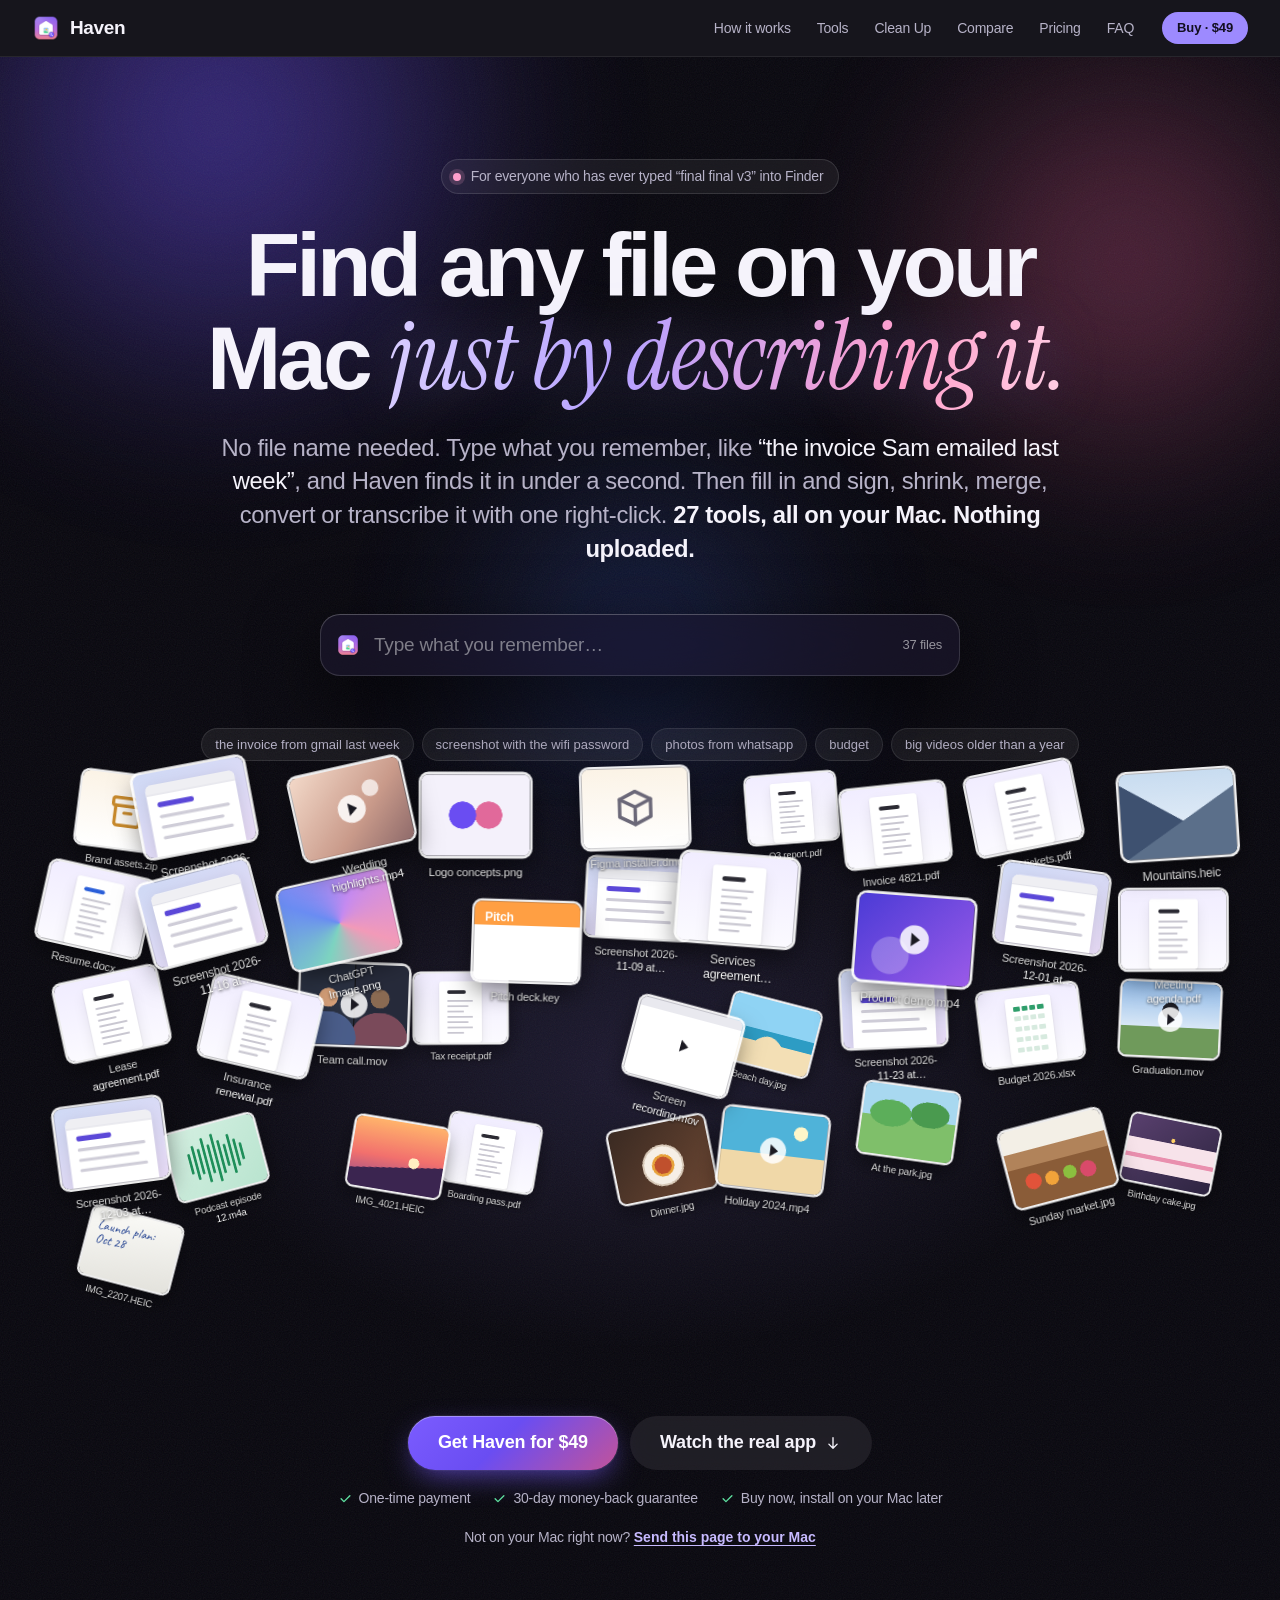
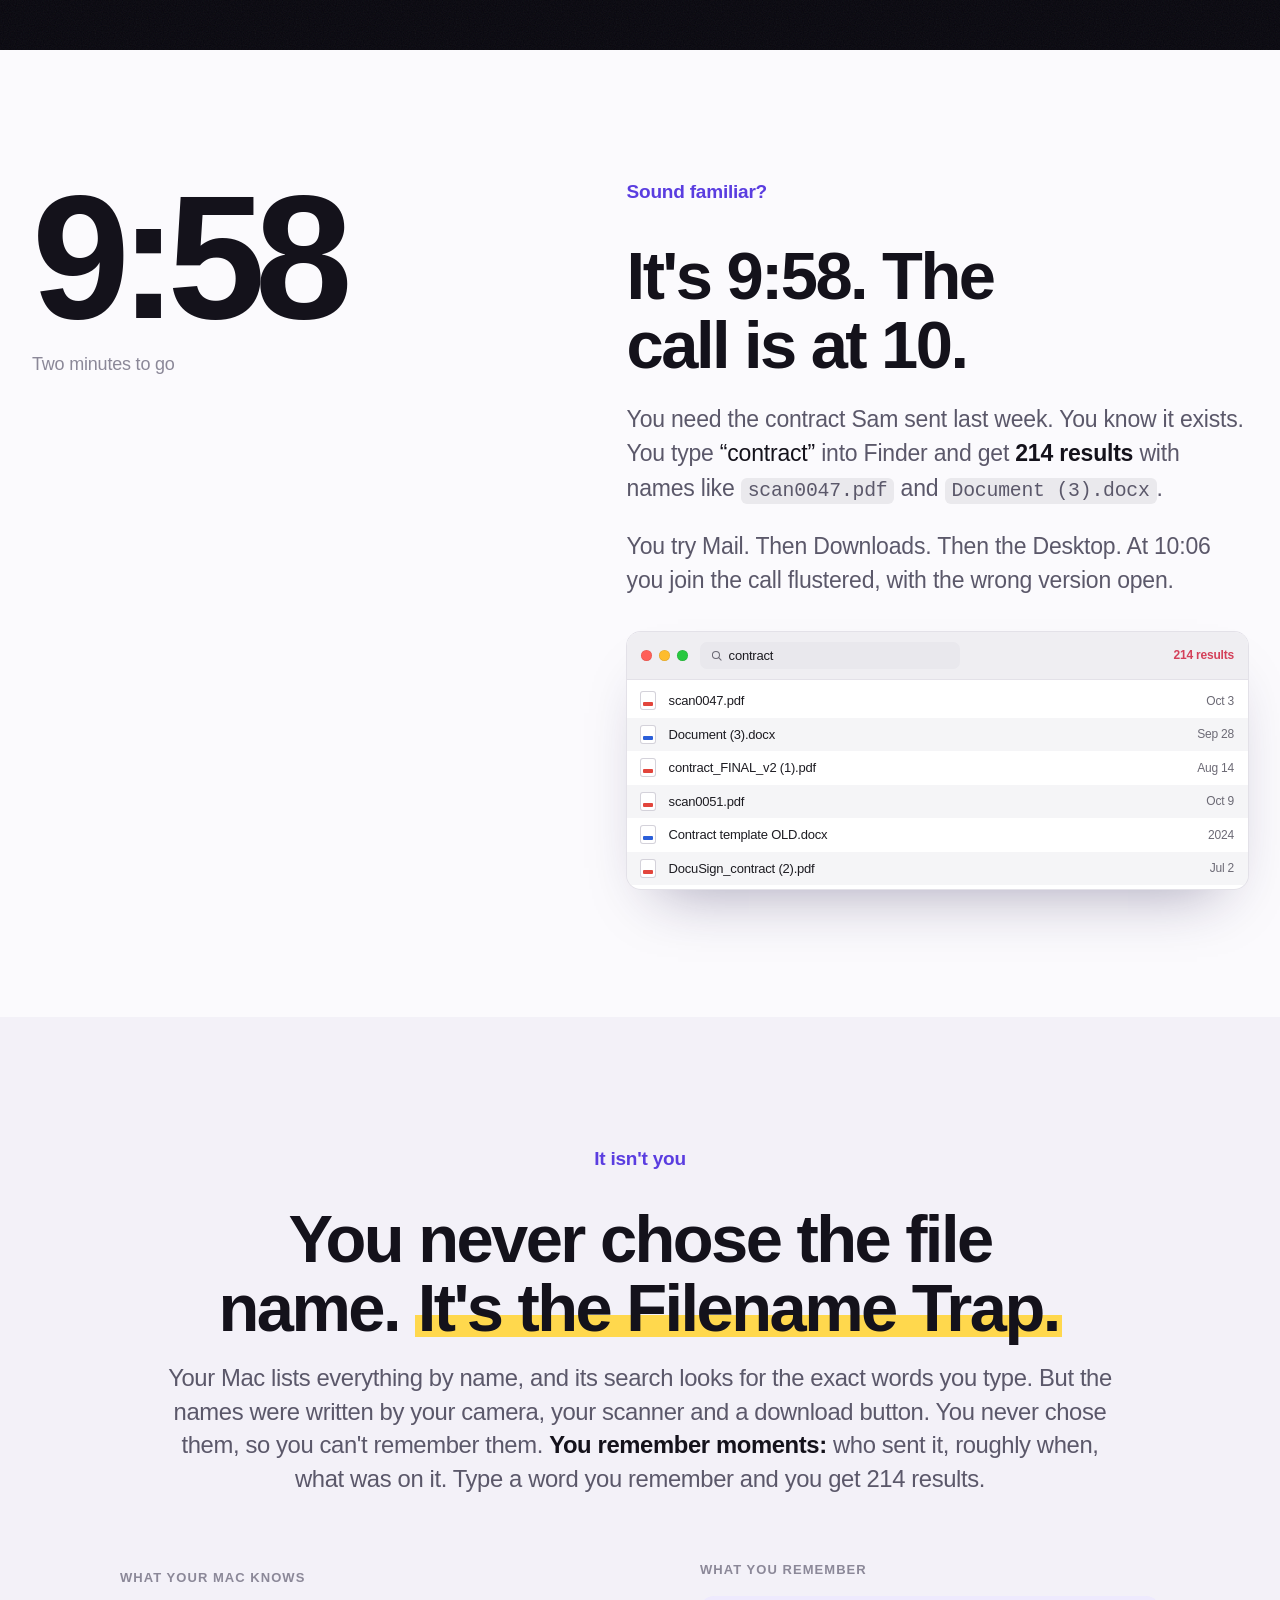
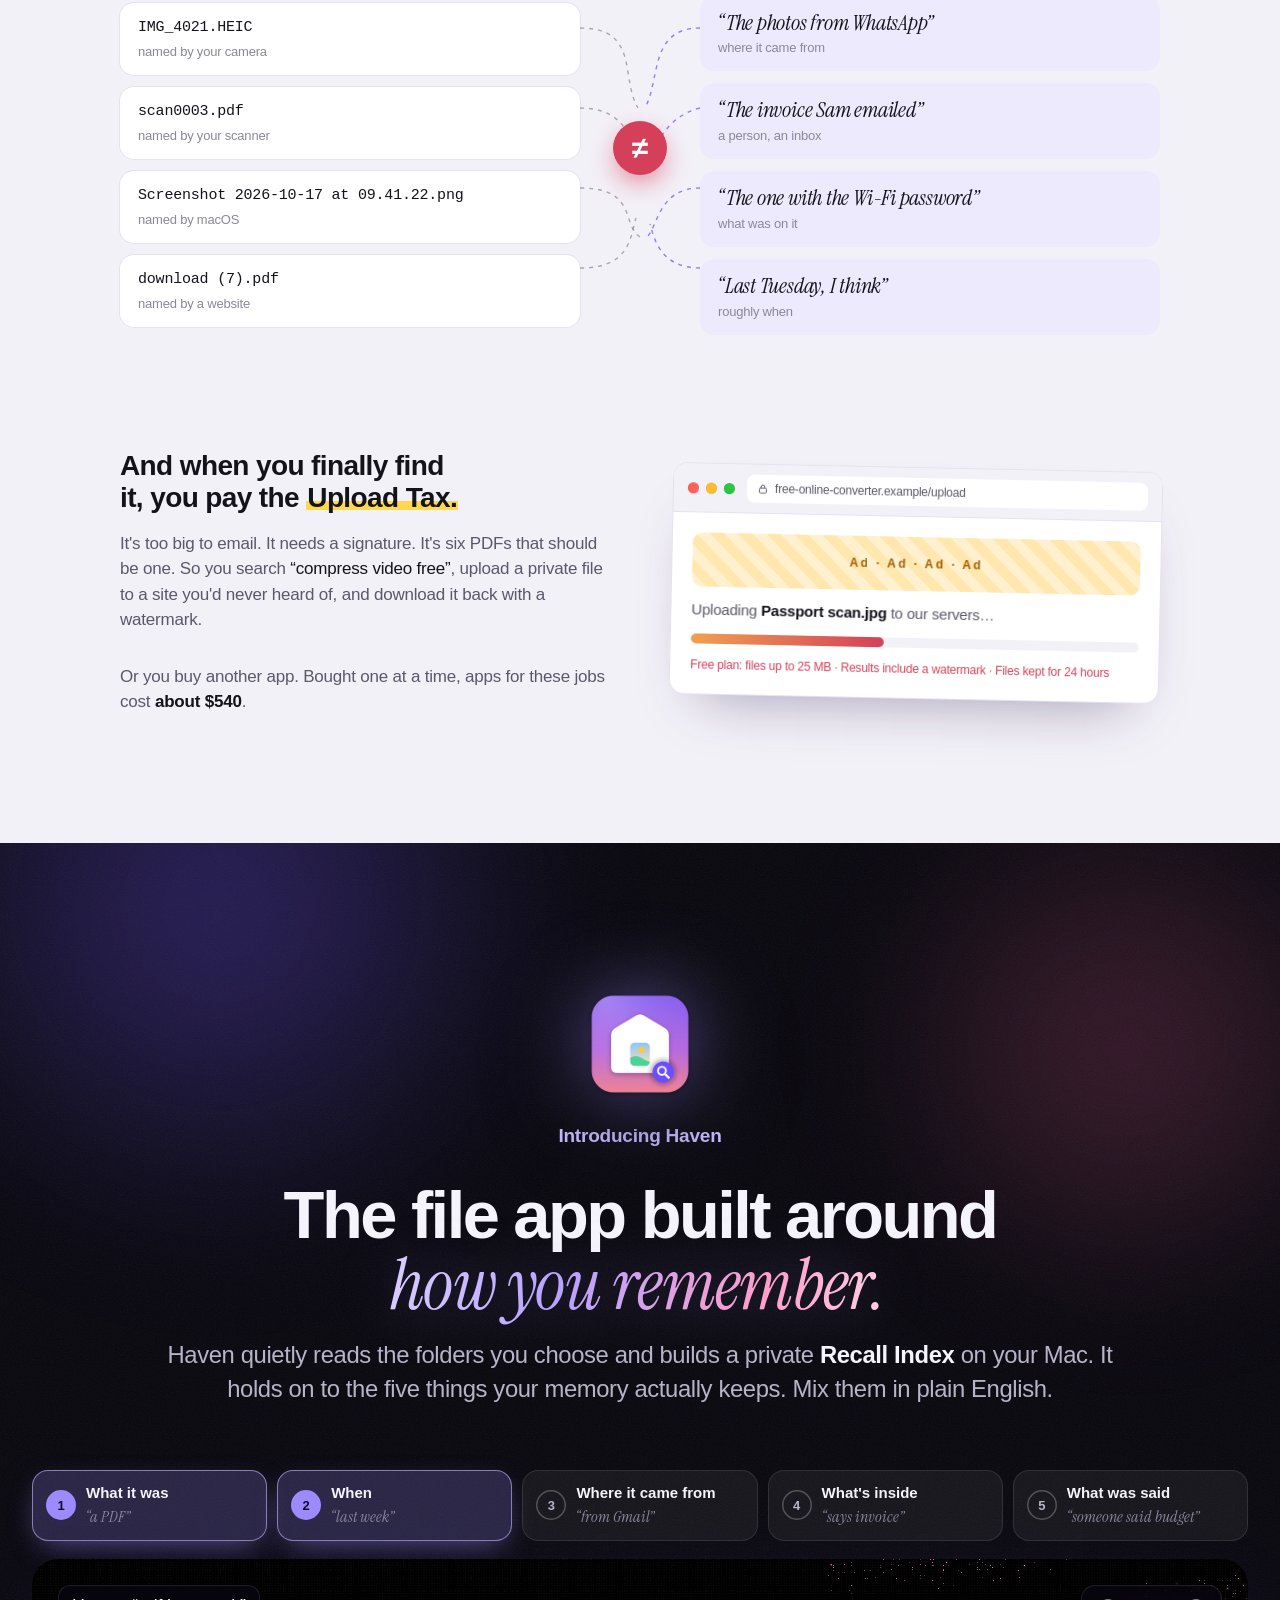
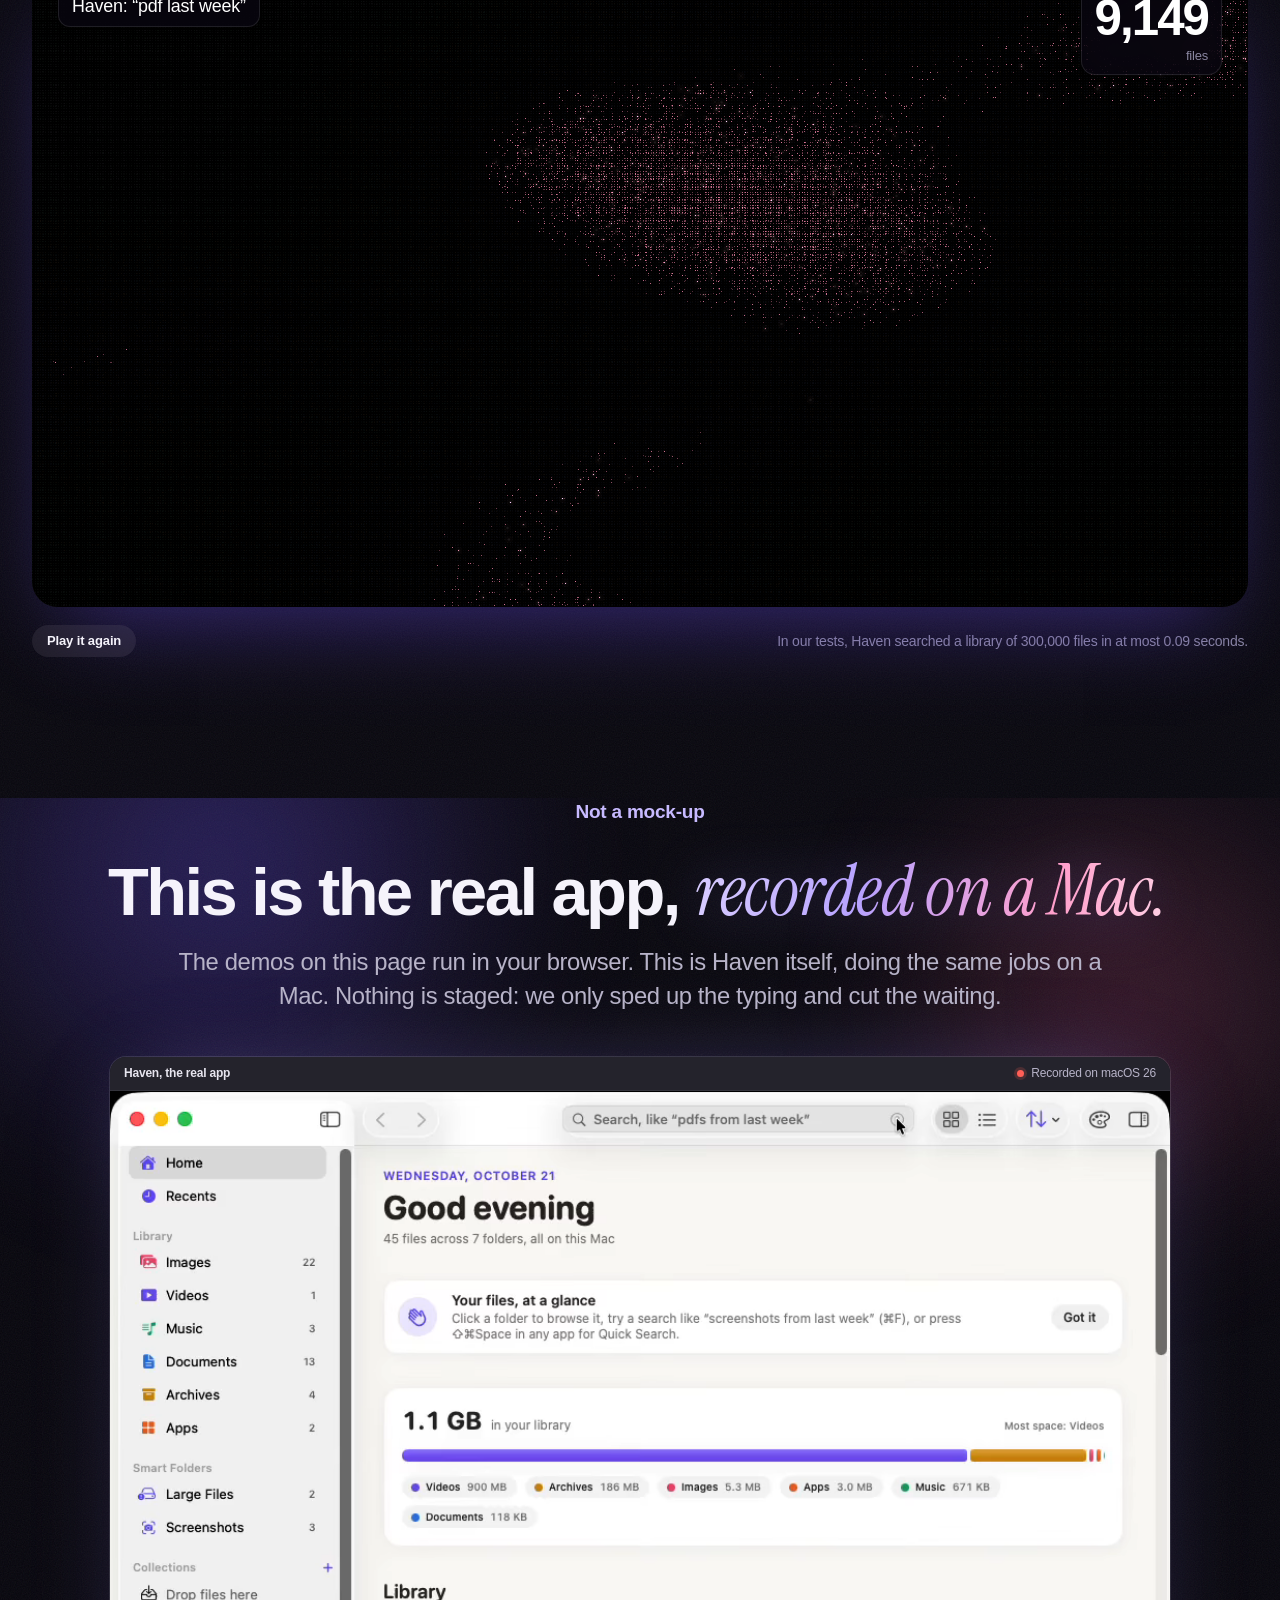
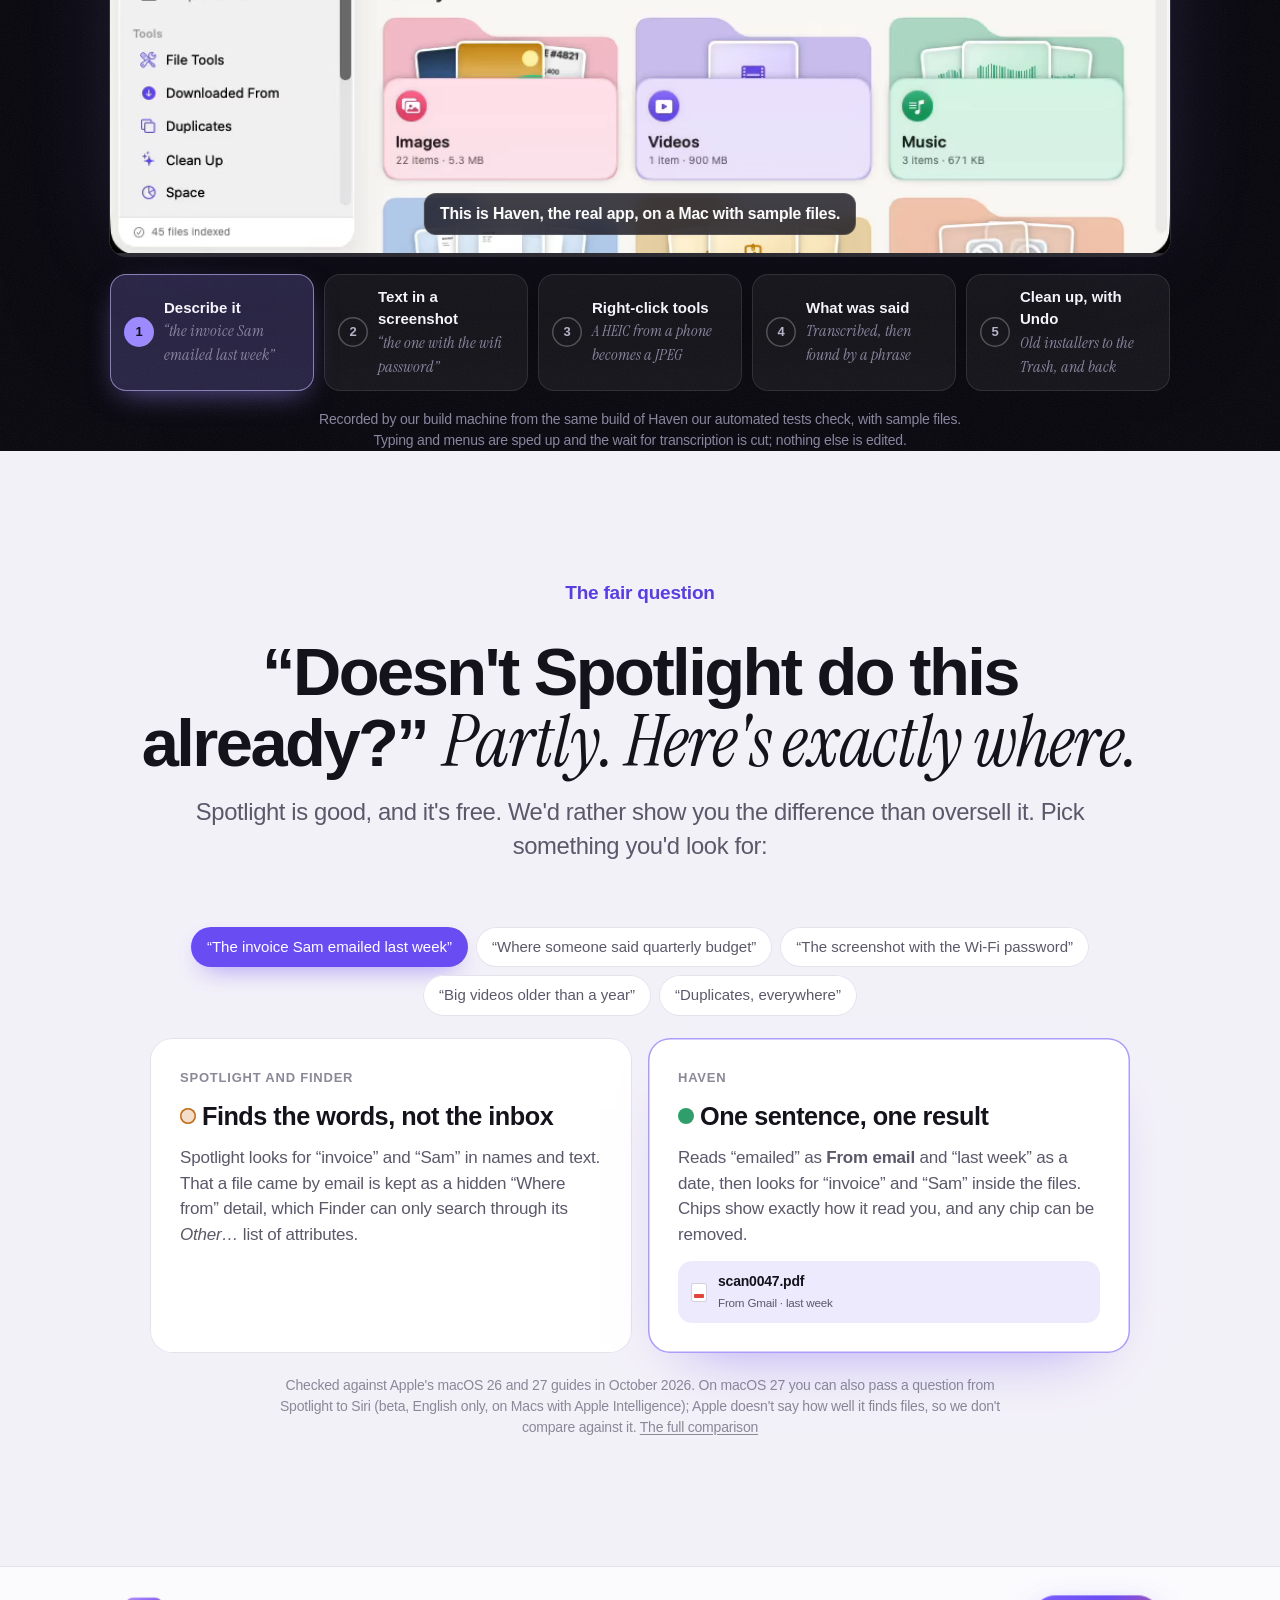
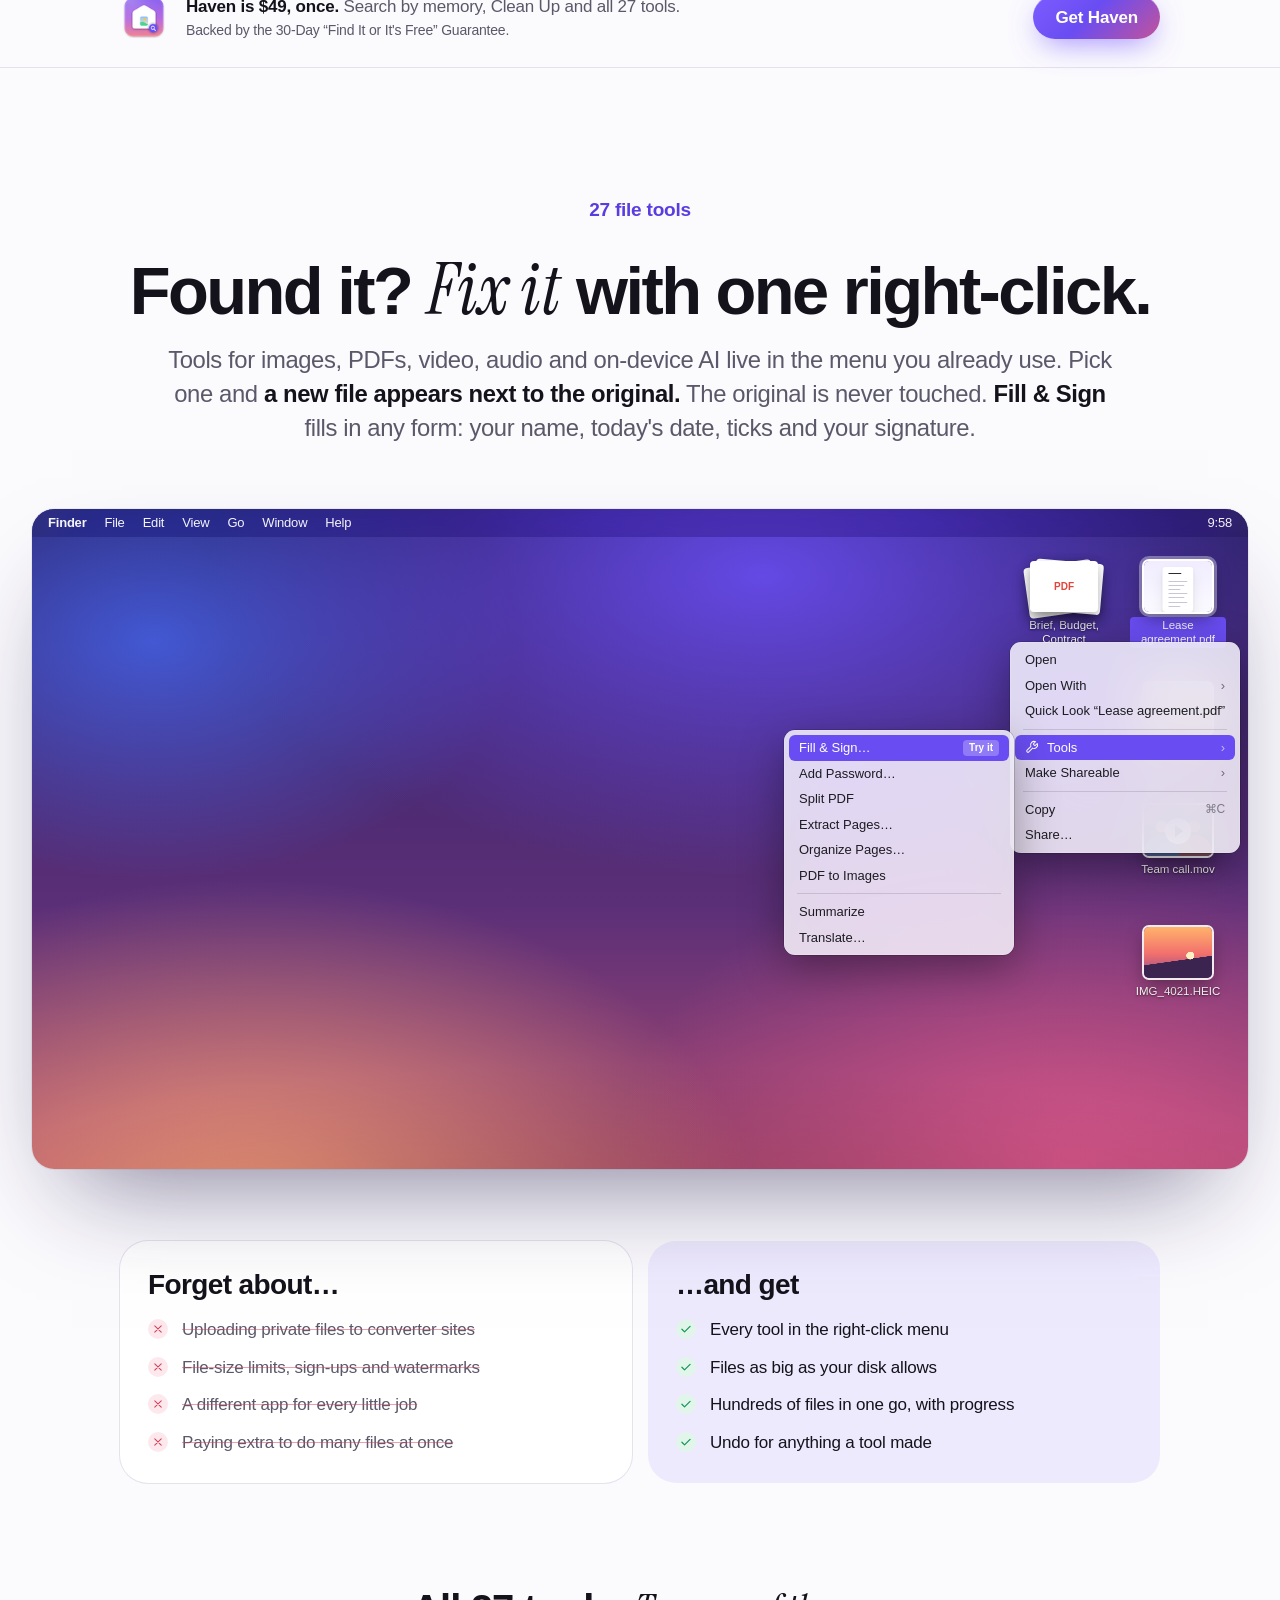
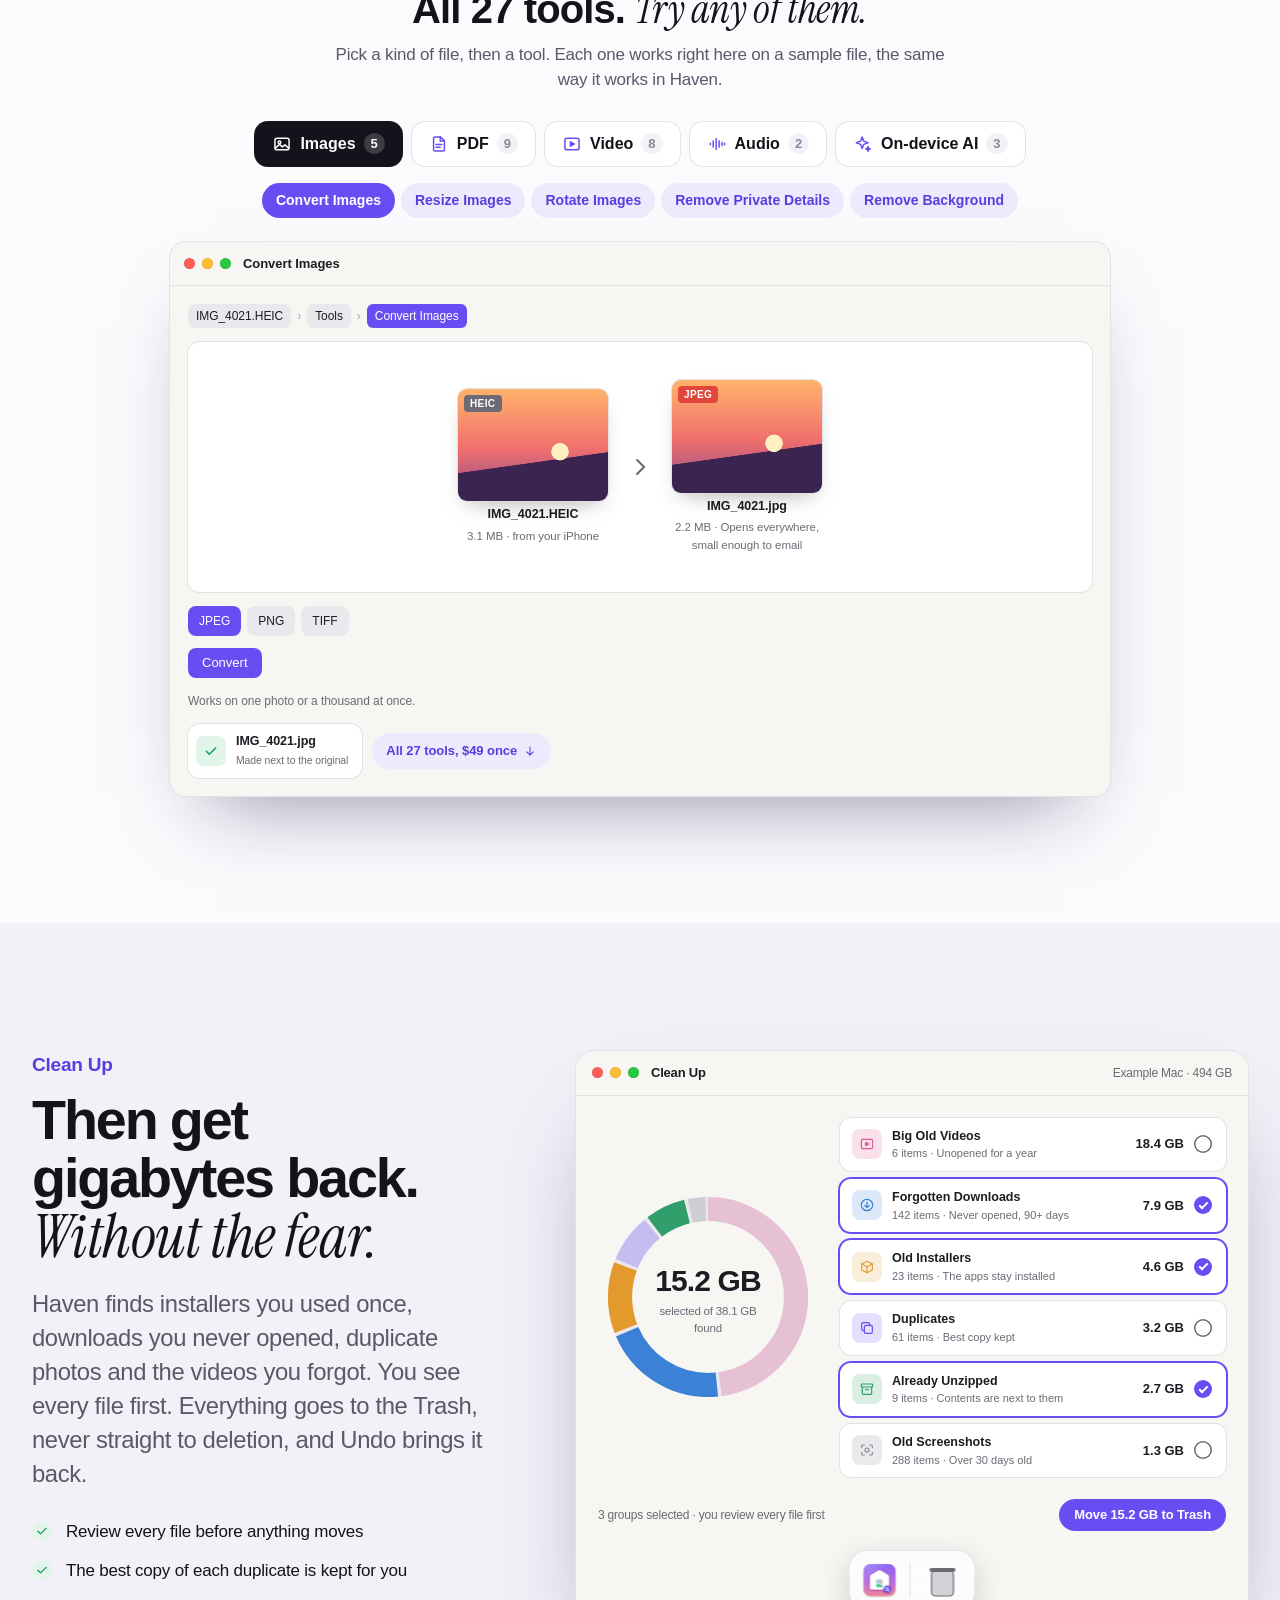
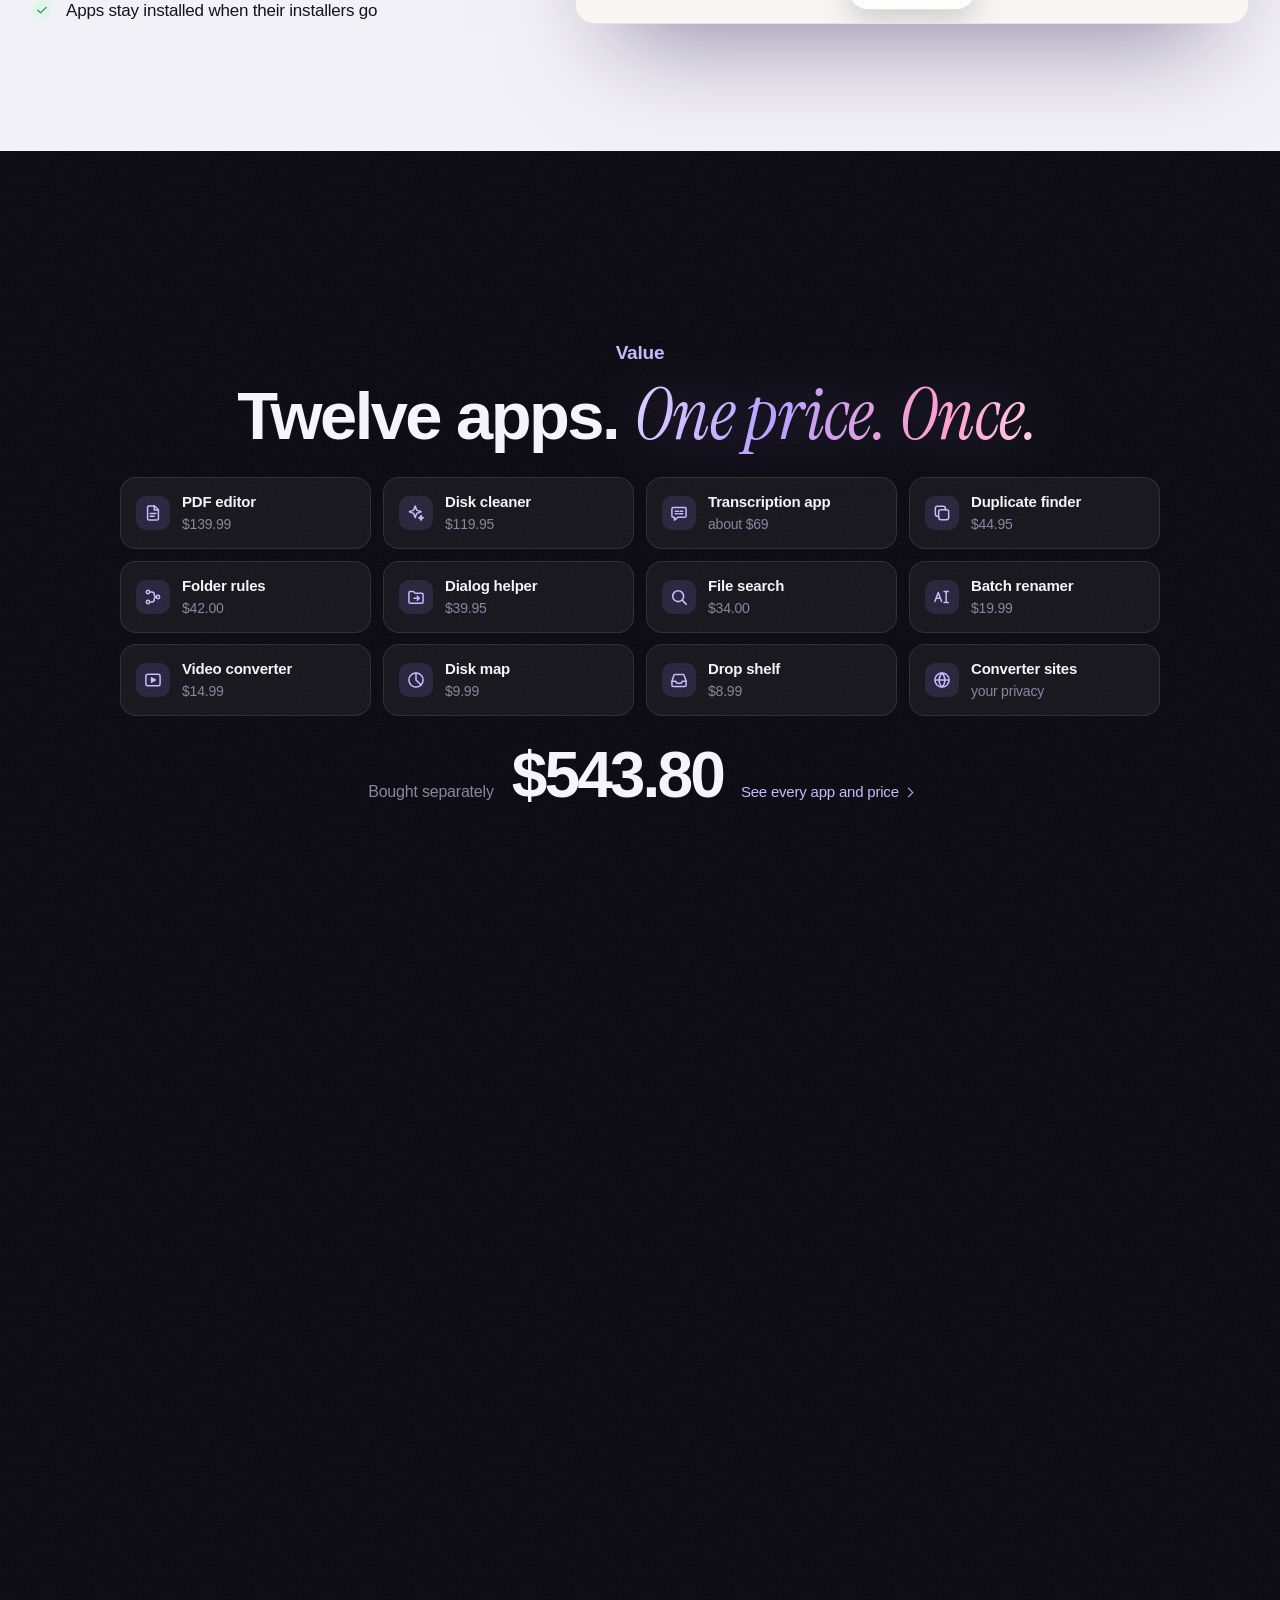
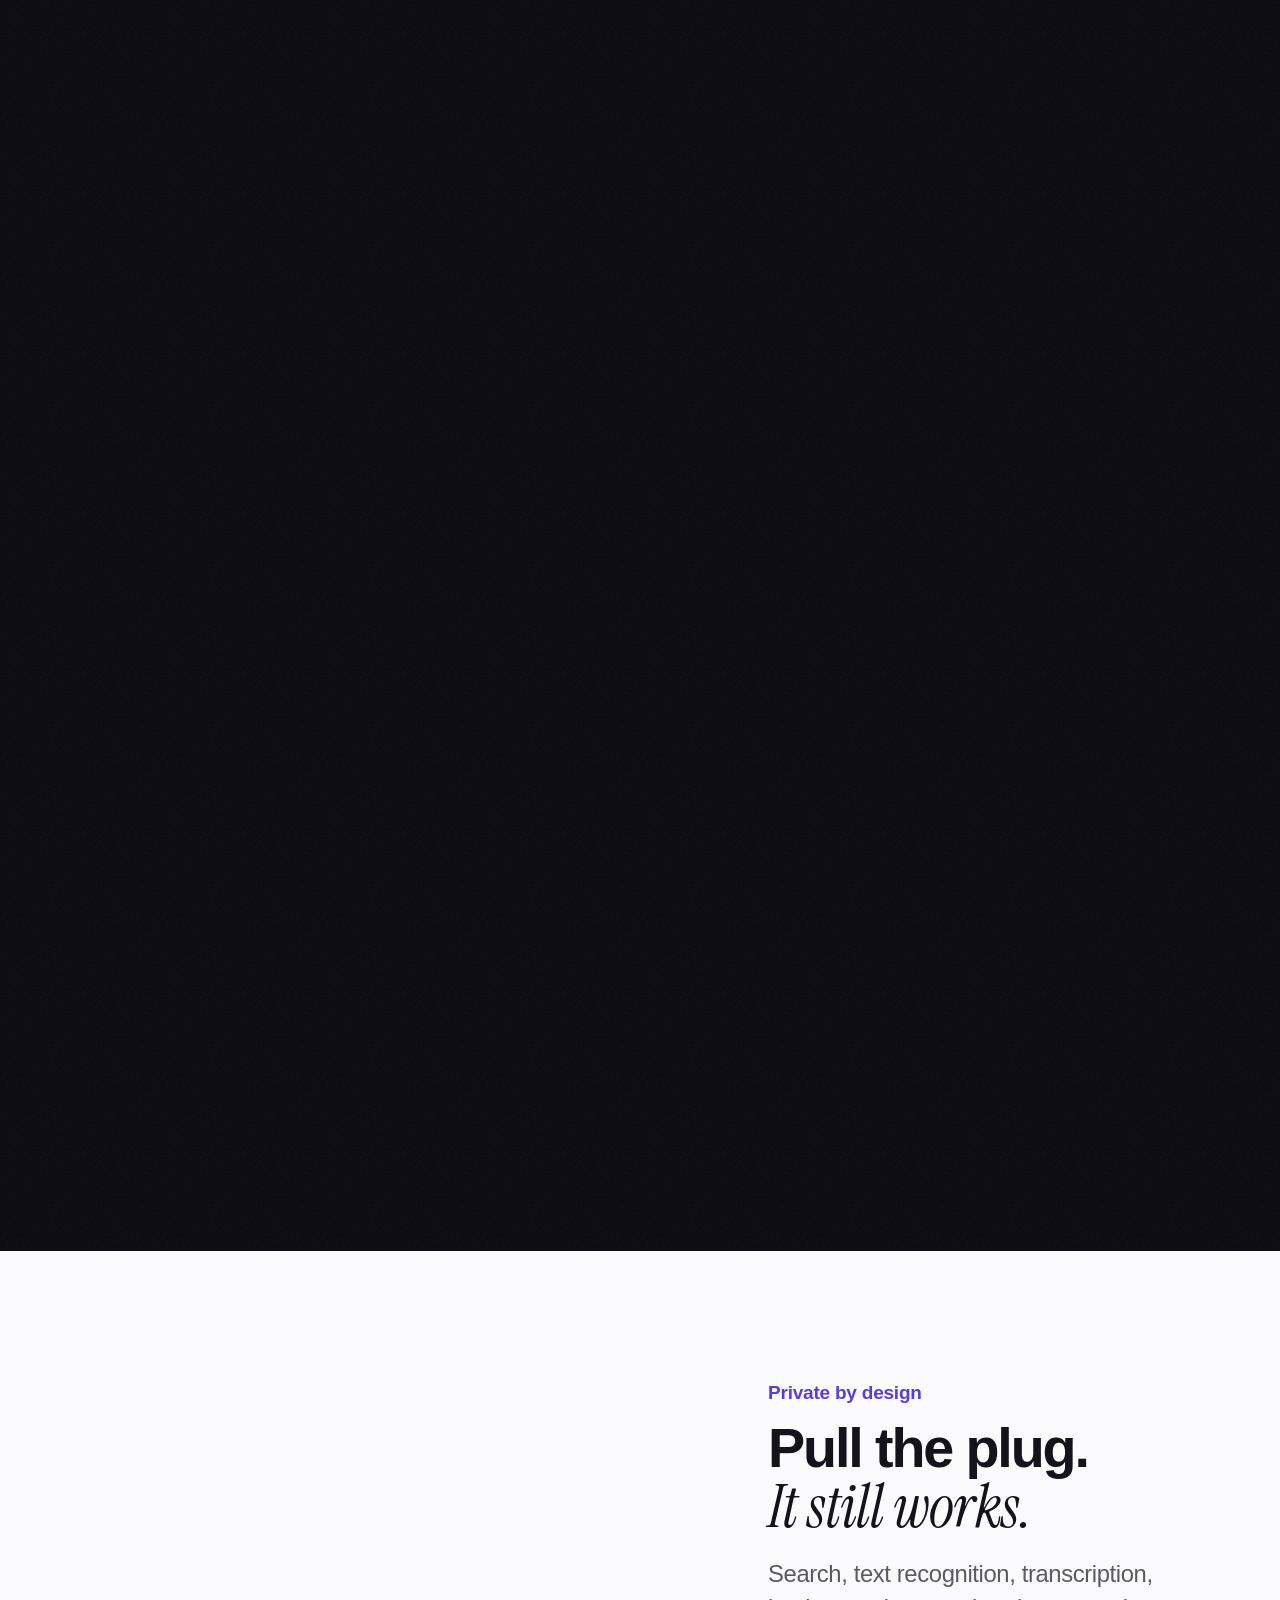
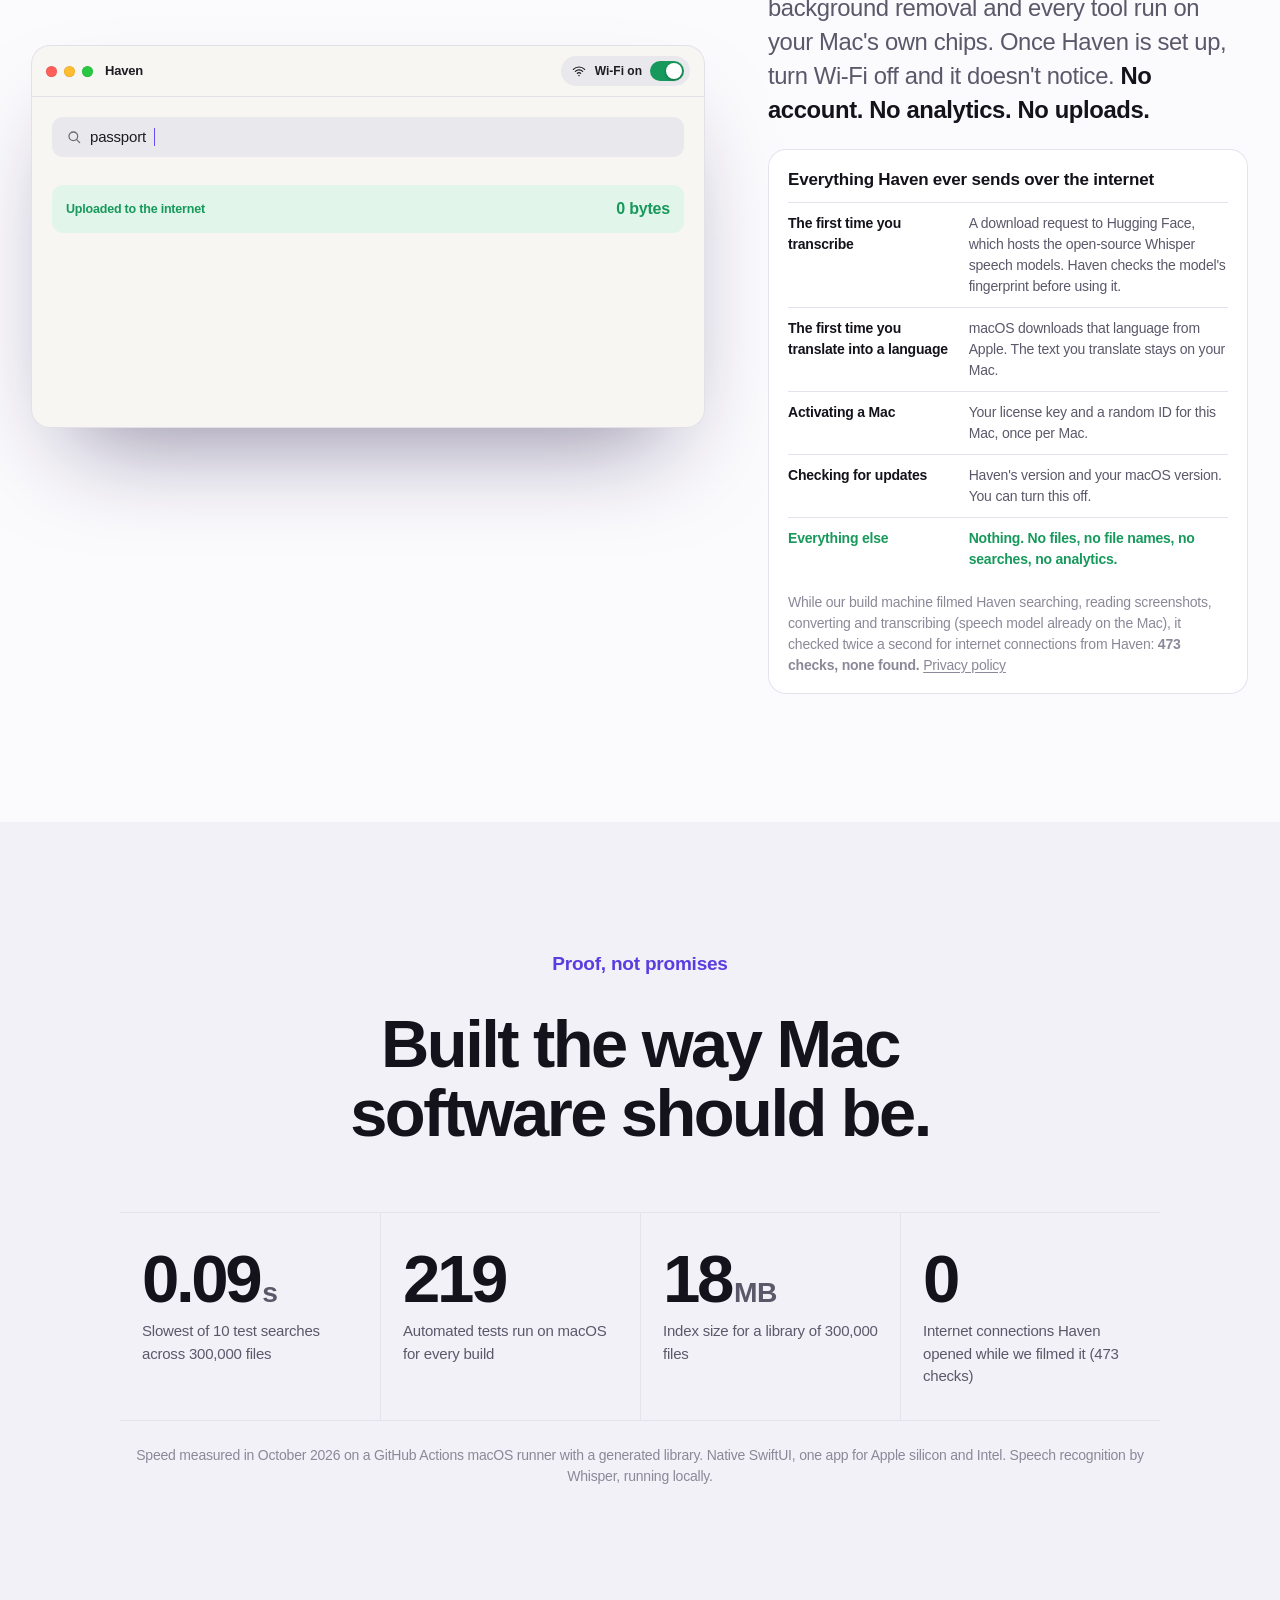
<file: website/index.html>
<!doctype html>
<html lang="en">
<head>
<meta charset="utf-8">
<meta name="viewport" content="width=device-width, initial-scale=1, viewport-fit=cover">
<title>Haven for Mac</title>
<meta name="claude:viewport-fit-sides" content="cover">
<meta name="description" content="Find any file on your Mac just by describing it, then fill in and sign, shrink, merge, convert or transcribe it with one right-click. 27 tools, private and on-device, $49 once.">
<meta property="og:type" content="website">
<meta property="og:title" content="Haven for Mac: find any file just by describing it">
<meta property="og:description" content="Search by memory, 27 right-click file tools and safe clean-up in one private Mac app. $49 once, 30-day money-back guarantee.">
<meta property="og:image" content="assets/img/og.png">
<meta name="twitter:card" content="summary_large_image">
<link rel="icon" type="image/png" href="assets/img/icon-64.png">
<link rel="apple-touch-icon" href="assets/img/apple-touch-icon.png">
<link rel="preload" href="assets/fonts/instrument-serif-italic.woff2" as="font" type="font/woff2" crossorigin>
<link rel="stylesheet" href="assets/site.css">
<script type="application/ld+json">
{"@context":"https://schema.org","@type":"SoftwareApplication","name":"Haven","operatingSystem":"macOS 14 or later","applicationCategory":"UtilitiesApplication","description":"Find files by what you remember about them, fix them with 27 right-click tools, and clean up safely. Private and on-device.","offers":[{"@type":"Offer","name":"1 Mac","price":"49.00","priceCurrency":"USD"},{"@type":"Offer","name":"3 Macs","price":"79.00","priceCurrency":"USD"},{"@type":"Offer","name":"5 Macs","price":"99.00","priceCurrency":"USD"}]}
</script>
</head>
<body>
<svg width="0" height="0" style="position:absolute" aria-hidden="true">
  <defs>
    <symbol id="i-search" viewBox="0 0 24 24" fill="none" stroke="currentColor" stroke-width="1.9" stroke-linecap="round" stroke-linejoin="round"><circle cx="11" cy="11" r="6.5"/><path d="M16 16l4.5 4.5"/></symbol>
    <symbol id="i-home" viewBox="0 0 24 24" fill="none" stroke="currentColor" stroke-width="1.8" stroke-linecap="round" stroke-linejoin="round"><path d="M4 10.5L12 4l8 6.5V19a1.5 1.5 0 0 1-1.5 1.5h-13A1.5 1.5 0 0 1 4 19z"/><path d="M9.5 20.5V14h5v6.5"/></symbol>
    <symbol id="i-clock" viewBox="0 0 24 24" fill="none" stroke="currentColor" stroke-width="1.8" stroke-linecap="round" stroke-linejoin="round"><circle cx="12" cy="12" r="8.5"/><path d="M12 7.5V12l3 2"/></symbol>
    <symbol id="i-photo" viewBox="0 0 24 24" fill="none" stroke="currentColor" stroke-width="1.8" stroke-linecap="round" stroke-linejoin="round"><rect x="3.5" y="5" width="17" height="14" rx="2.5"/><circle cx="9" cy="10" r="1.6"/><path d="M4 17l5-4.5 3.5 3 3-2.5 4.5 4"/></symbol>
    <symbol id="i-film" viewBox="0 0 24 24" fill="none" stroke="currentColor" stroke-width="1.8" stroke-linecap="round" stroke-linejoin="round"><rect x="3.5" y="5" width="17" height="14" rx="2.5"/><path d="M10.2 9.4v5.2l4.4-2.6z" fill="currentColor"/></symbol>
    <symbol id="i-music" viewBox="0 0 24 24" fill="none" stroke="currentColor" stroke-width="1.8" stroke-linecap="round" stroke-linejoin="round"><path d="M9 18V6.5l10-2V16"/><circle cx="6.8" cy="18" r="2.2"/><circle cx="16.8" cy="16" r="2.2"/></symbol>
    <symbol id="i-doc" viewBox="0 0 24 24" fill="none" stroke="currentColor" stroke-width="1.8" stroke-linecap="round" stroke-linejoin="round"><path d="M7 3.5h7l4.5 4.5v11a1.5 1.5 0 0 1-1.5 1.5H7A1.5 1.5 0 0 1 5.5 19V5A1.5 1.5 0 0 1 7 3.5z"/><path d="M13.5 3.5v5h5M8.5 12.5h7M8.5 16h5"/></symbol>
    <symbol id="i-archive" viewBox="0 0 24 24" fill="none" stroke="currentColor" stroke-width="1.8" stroke-linecap="round" stroke-linejoin="round"><rect x="3.5" y="4.5" width="17" height="4.5" rx="1.2"/><path d="M5 9v9.5A1.5 1.5 0 0 0 6.5 20h11a1.5 1.5 0 0 0 1.5-1.5V9M10 13h4"/></symbol>
    <symbol id="i-apps" viewBox="0 0 24 24" fill="none" stroke="currentColor" stroke-width="1.8" stroke-linecap="round" stroke-linejoin="round"><rect x="4" y="4" width="7" height="7" rx="1.8"/><rect x="13" y="4" width="7" height="7" rx="1.8"/><rect x="4" y="13" width="7" height="7" rx="1.8"/><rect x="13" y="13" width="7" height="7" rx="1.8"/></symbol>
    <symbol id="i-download" viewBox="0 0 24 24" fill="none" stroke="currentColor" stroke-width="1.8" stroke-linecap="round" stroke-linejoin="round"><circle cx="12" cy="12" r="8.5"/><path d="M12 7.5v8M8.5 12.5L12 16l3.5-3.5"/></symbol>
    <symbol id="i-tools" viewBox="0 0 24 24" fill="none" stroke="currentColor" stroke-width="1.8" stroke-linecap="round" stroke-linejoin="round"><path d="M14.7 6.3a1 1 0 0 0 0 1.4l1.6 1.6a1 1 0 0 0 1.4 0l3.3-3.3a6 6 0 0 1-7.9 7.9l-6.5 6.5a2.1 2.1 0 0 1-3-3l6.5-6.5a6 6 0 0 1 7.9-7.9z"/></symbol>
    <symbol id="i-dup" viewBox="0 0 24 24" fill="none" stroke="currentColor" stroke-width="1.8" stroke-linecap="round" stroke-linejoin="round"><rect x="8" y="8" width="12" height="12" rx="2.5"/><path d="M16 8V6.5A2.5 2.5 0 0 0 13.5 4h-7A2.5 2.5 0 0 0 4 6.5v7A2.5 2.5 0 0 0 6.5 16H8"/></symbol>
    <symbol id="i-sparkle" viewBox="0 0 24 24" fill="none" stroke="currentColor" stroke-width="1.8" stroke-linecap="round" stroke-linejoin="round"><path d="M11 3.5l1.9 5.1 5.1 1.9-5.1 1.9-1.9 5.1-1.9-5.1L4 10.5l5.1-1.9z"/><path d="M18 15l.8 2 2 .8-2 .8-.8 2-.8-2-2-.8 2-.8z"/></symbol>
    <symbol id="i-pie" viewBox="0 0 24 24" fill="none" stroke="currentColor" stroke-width="1.8" stroke-linecap="round" stroke-linejoin="round"><circle cx="12" cy="12" r="8.5"/><path d="M12 3.5V12l6 6"/></symbol>
    <symbol id="i-lock" viewBox="0 0 24 24" fill="none" stroke="currentColor" stroke-width="1.8" stroke-linecap="round" stroke-linejoin="round"><rect x="5" y="10.5" width="14" height="10" rx="2.2"/><path d="M8.5 10.5V8a3.5 3.5 0 0 1 7 0v2.5"/></symbol>
    <symbol id="i-sign" viewBox="0 0 24 24" fill="none" stroke="currentColor" stroke-width="1.8" stroke-linecap="round" stroke-linejoin="round"><path d="M3.5 15.5c2.5-.5 4-6 6-9.5 1-1.7 2.6-1.3 2 1-.7 2.8-2.7 7.3-1.6 8.3 1 .9 2.5-2.3 3.6-2.3 1 0 .4 2 1.5 2.1 1 .1 2-1.3 3.5-1.6"/><path d="M3.5 20h17"/></symbol>
    <symbol id="i-cutout" viewBox="0 0 24 24" fill="none" stroke="currentColor" stroke-width="1.8" stroke-linecap="round" stroke-linejoin="round"><rect x="3.5" y="4.5" width="17" height="15" rx="2.5"/><circle cx="12" cy="10.5" r="2.8"/><path d="M7 19.5c.8-2.6 2.8-4 5-4s4.2 1.4 5 4"/></symbol>
    <symbol id="i-compress" viewBox="0 0 24 24" fill="none" stroke="currentColor" stroke-width="1.8" stroke-linecap="round" stroke-linejoin="round"><path d="M4 9.5h5.5V4M20 14.5h-5.5V20M9.5 9.5L4 4M14.5 14.5L20 20"/></symbol>
    <symbol id="i-captions" viewBox="0 0 24 24" fill="none" stroke="currentColor" stroke-width="1.8" stroke-linecap="round" stroke-linejoin="round"><path d="M5 5.5h14a1.5 1.5 0 0 1 1.5 1.5v8.5A1.5 1.5 0 0 1 19 17h-8l-4.5 3.5V17H5a1.5 1.5 0 0 1-1.5-1.5V7A1.5 1.5 0 0 1 5 5.5z"/><path d="M7.5 10h4M13.5 10h3M7.5 13h2.5M12 13h4.5"/></symbol>
    <symbol id="i-merge" viewBox="0 0 24 24" fill="none" stroke="currentColor" stroke-width="1.8" stroke-linecap="round" stroke-linejoin="round"><path d="M8.5 3.5h-2A1.5 1.5 0 0 0 5 5v9a1.5 1.5 0 0 0 1.5 1.5h2"/><path d="M15.5 3.5h2A1.5 1.5 0 0 1 19 5v9a1.5 1.5 0 0 1-1.5 1.5h-2"/><path d="M12 6v14M9 17l3 3 3-3"/></symbol>
    <symbol id="i-locoff" viewBox="0 0 24 24" fill="none" stroke="currentColor" stroke-width="1.8" stroke-linecap="round" stroke-linejoin="round"><path d="M19.5 4.5L4.5 11l6.5 2 2 6.5z"/><path d="M3.5 3.5l17 17"/></symbol>
    <symbol id="i-check" viewBox="0 0 24 24" fill="none" stroke="currentColor" stroke-width="2.2" stroke-linecap="round" stroke-linejoin="round"><path d="M5 12.5l4.5 4.5L19 7.5"/></symbol>
    <symbol id="i-shield" viewBox="0 0 24 24" fill="none" stroke="currentColor" stroke-width="1.8" stroke-linecap="round" stroke-linejoin="round"><path d="M12 3.5l7 2.8v5.2c0 4.3-3 7.8-7 9-4-1.2-7-4.7-7-9V6.3z"/><path d="M8.8 12l2.3 2.3 4.2-4.6"/></symbol>
    <symbol id="i-tray" viewBox="0 0 24 24" fill="none" stroke="currentColor" stroke-width="1.8" stroke-linecap="round" stroke-linejoin="round"><path d="M3.5 13.5l2.4-7.2a1.5 1.5 0 0 1 1.4-1h9.4a1.5 1.5 0 0 1 1.4 1l2.4 7.2v4.7a1.5 1.5 0 0 1-1.5 1.5h-14a1.5 1.5 0 0 1-1.5-1.5z"/><path d="M3.5 13.5H8l1.5 2.5h5l1.5-2.5h4.5"/></symbol>
    <symbol id="i-stack" viewBox="0 0 24 24" fill="none" stroke="currentColor" stroke-width="1.8" stroke-linecap="round" stroke-linejoin="round"><path d="M12 4l8.5 4.5L12 13 3.5 8.5z"/><path d="M3.5 12.5L12 17l8.5-4.5M3.5 16.5L12 21l8.5-4.5"/></symbol>
    <symbol id="i-jump" viewBox="0 0 24 24" fill="none" stroke="currentColor" stroke-width="1.8" stroke-linecap="round" stroke-linejoin="round"><path d="M3.5 7A1.5 1.5 0 0 1 5 5.5h4l2 2h8A1.5 1.5 0 0 1 20.5 9v9a1.5 1.5 0 0 1-1.5 1.5H5A1.5 1.5 0 0 1 3.5 18z"/><path d="M9.5 13.5h6.5M13.5 11l2.5 2.5-2.5 2.5"/></symbol>
    <symbol id="i-menubar" viewBox="0 0 24 24" fill="none" stroke="currentColor" stroke-width="1.8" stroke-linecap="round" stroke-linejoin="round"><path d="M3.5 5h17"/><rect x="11" y="8" width="9.5" height="11" rx="2"/><path d="M13.5 11.5h4.5M13.5 15h3"/></symbol>
    <symbol id="i-rules" viewBox="0 0 24 24" fill="none" stroke="currentColor" stroke-width="1.8" stroke-linecap="round" stroke-linejoin="round"><circle cx="6" cy="6" r="2"/><circle cx="6" cy="18" r="2"/><circle cx="18" cy="12" r="2"/><path d="M8 6h2.5a3 3 0 0 1 3 3 3 3 0 0 0 2.5 3M8 18h2.5a3 3 0 0 0 3-3 3 3 0 0 1 2.5-3"/></symbol>
    <symbol id="i-rename" viewBox="0 0 24 24" fill="none" stroke="currentColor" stroke-width="1.8" stroke-linecap="round" stroke-linejoin="round"><path d="M3.5 17.5l4-11 4 11M5 13.5h5"/><path d="M14.5 5.5h5M17 5.5v13M14.5 18.5h5"/></symbol>
    <symbol id="i-cmd" viewBox="0 0 24 24" fill="none" stroke="currentColor" stroke-width="1.8" stroke-linecap="round" stroke-linejoin="round"><path d="M9 9h6v6H9zM9 9V6.5A2.5 2.5 0 1 0 6.5 9H9M15 9V6.5A2.5 2.5 0 1 1 17.5 9H15M15 15v2.5a2.5 2.5 0 1 0 2.5-2.5H15M9 15v2.5A2.5 2.5 0 1 1 6.5 15H9"/></symbol>
    <symbol id="i-trash" viewBox="0 0 24 24" fill="none" stroke="currentColor" stroke-width="1.8" stroke-linecap="round" stroke-linejoin="round"><path d="M4.5 7h15M9.5 7V5a1 1 0 0 1 1-1h3a1 1 0 0 1 1 1v2M6.5 7l.8 12a1.5 1.5 0 0 0 1.5 1.4h6.4a1.5 1.5 0 0 0 1.5-1.4l.8-12"/></symbol>
    <symbol id="i-undo" viewBox="0 0 24 24" fill="none" stroke="currentColor" stroke-width="1.8" stroke-linecap="round" stroke-linejoin="round"><path d="M9 5.5L5 9.5l4 4"/><path d="M5 9.5h9.5a5 5 0 0 1 0 10H11"/></symbol>
    <symbol id="i-cpu" viewBox="0 0 24 24" fill="none" stroke="currentColor" stroke-width="1.8" stroke-linecap="round" stroke-linejoin="round"><rect x="6.5" y="6.5" width="11" height="11" rx="2"/><path d="M9.5 3.5v3M14.5 3.5v3M9.5 17.5v3M14.5 17.5v3M3.5 9.5h3M3.5 14.5h3M17.5 9.5h3M17.5 14.5h3"/></symbol>
    <symbol id="i-wave" viewBox="0 0 24 24" fill="none" stroke="currentColor" stroke-width="1.8" stroke-linecap="round" stroke-linejoin="round"><path d="M4 11v2M7.5 8.5v7M11 5.5v13M14.5 8v8M18 10v4M21 11.2v1.6"/></symbol>
    <symbol id="i-translate" viewBox="0 0 24 24" fill="none" stroke="currentColor" stroke-width="1.8" stroke-linecap="round" stroke-linejoin="round"><path d="M3.5 5.5h9M8 3.5v2M11 5.5c-.6 3.2-2.8 6.3-6.5 8M5.8 8.5c1.1 2.1 3 3.8 5.4 4.8"/><path d="M12.5 20.5l3.8-9 3.8 9M13.8 17.5h5"/></symbol>
    <symbol id="i-lines" viewBox="0 0 24 24" fill="none" stroke="currentColor" stroke-width="1.8" stroke-linecap="round" stroke-linejoin="round"><path d="M5 6h14M5 10h14M5 14h9M5 18h6"/></symbol>
    <symbol id="i-bolt" viewBox="0 0 24 24" fill="none" stroke="currentColor" stroke-width="1.8" stroke-linecap="round" stroke-linejoin="round"><path d="M13 3.5L5.5 13.5H12l-1 7 7.5-10H12z"/></symbol>
    <symbol id="i-refresh" viewBox="0 0 24 24" fill="none" stroke="currentColor" stroke-width="1.8" stroke-linecap="round" stroke-linejoin="round"><path d="M19.5 12a7.5 7.5 0 1 1-2.2-5.3M19.5 4.5v4h-4"/></symbol>
    <symbol id="i-box" viewBox="0 0 24 24" fill="none" stroke="currentColor" stroke-width="1.8" stroke-linecap="round" stroke-linejoin="round"><path d="M12 3.5l8 4v9l-8 4-8-4v-9z"/><path d="M4 7.5l8 4 8-4M12 11.5v9"/></symbol>
    <symbol id="i-shot" viewBox="0 0 24 24" fill="none" stroke="currentColor" stroke-width="1.8" stroke-linecap="round" stroke-linejoin="round"><path d="M4 8.5V6a1.5 1.5 0 0 1 1.5-1.5H8M16 4.5h2.5A1.5 1.5 0 0 1 20 6v2.5M20 15.5V18a1.5 1.5 0 0 1-1.5 1.5H16M8 19.5H5.5A1.5 1.5 0 0 1 4 18v-2.5"/><circle cx="12" cy="12" r="3"/></symbol>
    <symbol id="i-laptop" viewBox="0 0 24 24" fill="none" stroke="currentColor" stroke-width="1.8" stroke-linecap="round" stroke-linejoin="round"><rect x="5" y="5" width="14" height="10" rx="1.5"/><path d="M2.5 18.5h19"/></symbol>
    <symbol id="i-infinity" viewBox="0 0 24 24" fill="none" stroke="currentColor" stroke-width="1.8" stroke-linecap="round" stroke-linejoin="round"><path d="M7.5 9a3 3 0 1 0 0 6c3.5 0 5.5-6 9-6a3 3 0 1 1 0 6c-3.5 0-5.5-6-9-6z"/></symbol>
    <symbol id="i-help" viewBox="0 0 24 24" fill="none" stroke="currentColor" stroke-width="1.8" stroke-linecap="round" stroke-linejoin="round"><circle cx="12" cy="12" r="8.5"/><circle cx="12" cy="12" r="3.5"/><path d="M6 6l3.5 3.5M14.5 14.5L18 18M18 6l-3.5 3.5M9.5 14.5L6 18"/></symbol>
    <symbol id="i-lr" viewBox="0 0 24 24" fill="none" stroke="currentColor" stroke-width="2" stroke-linecap="round" stroke-linejoin="round"><path d="M9 7l-4 5 4 5M15 7l4 5-4 5"/></symbol>
    <symbol id="i-globe" viewBox="0 0 24 24" fill="none" stroke="currentColor" stroke-width="1.8" stroke-linecap="round" stroke-linejoin="round"><circle cx="12" cy="12" r="8.5"/><path d="M3.5 12h17M12 3.5c2.4 2.4 3.5 5.3 3.5 8.5s-1.1 6.1-3.5 8.5c-2.4-2.4-3.5-5.3-3.5-8.5S9.6 5.9 12 3.5z"/></symbol>
    <symbol id="i-share" viewBox="0 0 24 24" fill="none" stroke="currentColor" stroke-width="1.8" stroke-linecap="round" stroke-linejoin="round"><path d="M12 14.5v-11M8 7l4-3.5L16 7"/><path d="M8 10.5H6.5A1.5 1.5 0 0 0 5 12v6.5A1.5 1.5 0 0 0 6.5 20h11a1.5 1.5 0 0 0 1.5-1.5V12a1.5 1.5 0 0 0-1.5-1.5H16"/></symbol>
    <symbol id="i-disk" viewBox="0 0 24 24" fill="none" stroke="currentColor" stroke-width="1.8" stroke-linecap="round" stroke-linejoin="round"><rect x="3.5" y="6" width="17" height="12" rx="2.5"/><path d="M7 14.5h.01M10 14.5h7"/></symbol>
    <symbol id="i-x" viewBox="0 0 24 24" fill="none" stroke="currentColor" stroke-width="1.8" stroke-linecap="round" stroke-linejoin="round"><path d="M6.5 6.5l11 11M17.5 6.5l-11 11"/></symbol>
    <symbol id="i-wifi" viewBox="0 0 24 24" fill="none" stroke="currentColor" stroke-width="1.8" stroke-linecap="round" stroke-linejoin="round"><path d="M3.5 9.5a12 12 0 0 1 17 0M6.5 12.6a7.8 7.8 0 0 1 11 0M9.4 15.6a3.6 3.6 0 0 1 5.2 0"/><circle cx="12" cy="18.6" r="1.1" fill="currentColor" stroke="none"/></symbol>
    <symbol id="i-brief" viewBox="0 0 24 24" fill="none" stroke="currentColor" stroke-width="1.8" stroke-linecap="round" stroke-linejoin="round"><rect x="3.5" y="7.5" width="17" height="12" rx="2"/><path d="M9 7.5V6a1.5 1.5 0 0 1 1.5-1.5h3A1.5 1.5 0 0 1 15 6v1.5M3.5 12.5h17"/></symbol>
    <symbol id="i-cap" viewBox="0 0 24 24" fill="none" stroke="currentColor" stroke-width="1.8" stroke-linecap="round" stroke-linejoin="round"><path d="M2.5 9.5L12 5l9.5 4.5L12 14z"/><path d="M6.5 11.5v4c0 1.4 2.5 2.5 5.5 2.5s5.5-1.1 5.5-2.5v-4M21.5 9.5v5"/></symbol>
    <symbol id="i-heart" viewBox="0 0 24 24" fill="none" stroke="currentColor" stroke-width="1.8" stroke-linecap="round" stroke-linejoin="round"><path d="M12 19.5s-7.5-4.5-7.5-10A4.2 4.2 0 0 1 12 7a4.2 4.2 0 0 1 7.5 2.5c0 5.5-7.5 10-7.5 10z"/></symbol>
    <symbol id="i-store" viewBox="0 0 24 24" fill="none" stroke="currentColor" stroke-width="1.8" stroke-linecap="round" stroke-linejoin="round"><path d="M4 9.5l1.5-5h13l1.5 5M4 9.5h16v1a2.7 2.7 0 0 1-5.3 0 2.7 2.7 0 0 1-5.4 0A2.7 2.7 0 0 1 4 10.5z"/><path d="M5.5 12.5v7h13v-7M10 19.5v-4h4v4"/></symbol>
    <symbol id="i-clap" viewBox="0 0 24 24" fill="none" stroke="currentColor" stroke-width="1.8" stroke-linecap="round" stroke-linejoin="round"><rect x="3.5" y="9" width="17" height="10.5" rx="2"/><path d="M3.5 9l15-4 1 3.5M8 7.8l2.5 2.7M13 6.5l2.5 2.7"/></symbol>
    <symbol id="i-play" viewBox="0 0 24 24" fill="currentColor"><path d="M8 5.6v12.8a1 1 0 0 0 1.5.86l10.6-6.4a1 1 0 0 0 0-1.72L9.5 4.74A1 1 0 0 0 8 5.6z"/></symbol>
    <symbol id="i-arrow" viewBox="0 0 24 24" fill="none" stroke="currentColor" stroke-width="1.8" stroke-linecap="round" stroke-linejoin="round"><path d="M12 5v14M6.5 13.5L12 19l5.5-5.5"/></symbol>
    <symbol id="i-cursor" viewBox="0 0 24 24" fill="none" stroke="currentColor" stroke-width="1.8" stroke-linecap="round" stroke-linejoin="round"><path d="M5.5 3.5l12.5 7-5.8 1.6-2.6 5.9z"/></symbol>
    <symbol id="i-chev" viewBox="0 0 24 24" fill="none" stroke="currentColor" stroke-width="1.8" stroke-linecap="round" stroke-linejoin="round"><path d="M9.5 6l6 6-6 6"/></symbol>
  </defs>
</svg>

<header class="gnav" id="top">
  <div class="wrap-wide gnav-in">
    <a class="brand" href="index.html"><img src="assets/img/icon-64.png" alt="" width="28" height="28">Haven</a>
    <ul class="gnav-links">
      <li><a href="index.html#how">How it works</a></li>
      <li><a href="index.html#tools">Tools</a></li>
      <li><a href="index.html#cleanup">Clean Up</a></li>
      <li><a href="compare.html">Compare</a></li>
      <li><a href="pricing.html">Pricing</a></li>
      <li><a href="faq.html">FAQ</a></li>
    </ul>
    <div class="gnav-cta">
      <a class="btn btn-sm" href="index.html#buy">Buy · $49</a>
    </div>
    <button class="menu-btn" type="button" aria-label="Menu" aria-expanded="false" aria-controls="menu-sheet"><span></span><span></span></button>
    <div class="menu-sheet" id="menu-sheet">
      <ul class="wrap-wide">
        <li><a href="index.html#how">How it works</a></li>
        <li><a href="index.html#tools">Tools</a></li>
        <li><a href="index.html#cleanup">Clean Up</a></li>
        <li><a href="compare.html">Compare</a></li>
        <li><a href="pricing.html">Pricing</a></li>
        <li><a href="faq.html">FAQ</a></li>
        <li><a href="index.html#buy">Buy Haven · $49</a></li>
      </ul>
    </div>
  </div>
</header>

<main>

<!-- ============ HERO ============ -->
<section class="night hero" aria-labelledby="hero-title">
  <div class="aurora" aria-hidden="true"><i></i><i></i><i></i></div>
  <div class="wrap hero-copy">
    <p class="kicker"><span class="kicker-dot"></span>For everyone who has ever typed “final final v3” into Finder</p>
    <h1 class="h1" id="hero-title">Find any file on your Mac <em class="serif glowtext">just by describing it.</em></h1>
    <p class="lead">No file name needed. Type what you remember, like <q>the invoice Sam emailed last week</q>, and Haven finds it in under a second. Then fill in and sign, shrink, merge, convert or transcribe it with one right-click. <strong>27 tools, all on your Mac. Nothing uploaded.</strong></p>
  </div>

  <div class="pile-wrap wrap-wide" id="pile">
    <div class="qdock">
      <div class="readas" id="pile-readas" aria-live="polite"></div>
      <label class="qbar" for="pile-q">
        <img src="assets/img/icon-64.png" alt="" width="22" height="22">
        <span class="sr">Search the example files</span>
        <input id="pile-q" type="search" autocomplete="off" spellcheck="false" placeholder="Type what you remember…">
        <span class="qhint" id="pile-count">37 files</span>
      </label>
      <div class="try" id="pile-try">
        <button type="button">the invoice from gmail last week</button>
        <button type="button">screenshot with the wifi password</button>
        <button type="button">photos from whatsapp</button>
        <button type="button">budget</button>
        <button type="button">big videos older than a year</button>
      </div>
    </div>
    <div class="pile" id="pile-stage" aria-label="Example: a desktop full of files, searched by Haven" role="img"></div>
  </div>

  <div class="wrap hero-cta">
    <div class="cta-row">
      <a class="btn btn-glow btn-lg" href="#buy">Get Haven for $49</a>
      <a class="btn-ghost btn-lg" href="#film">Watch the real app<svg aria-hidden="true"><use href="#i-arrow"/></svg></a>
    </div>
    <ul class="assure">
      <li><svg aria-hidden="true"><use href="#i-check"/></svg>One-time payment</li>
      <li><svg aria-hidden="true"><use href="#i-check"/></svg>30-day money-back guarantee</li>
      <li><svg aria-hidden="true"><use href="#i-check"/></svg><span data-away="Buy now, install on your Mac later">macOS 14 or later</span></li>
    </ul>
    <p class="send-row away-only">Not on your Mac right now? <button class="link-btn" type="button" data-send>Send this page to your Mac</button></p>
  </div>
</section>

<!-- ============ STORY ============ -->
<section class="sec story" aria-labelledby="story-title">
  <div class="wrap-wide story-grid">
    <div class="clock-col" aria-hidden="true">
      <div class="clock" id="clock"><span id="clock-h">9</span><span class="colon">:</span><span id="clock-m">58</span></div>
      <div class="clock-note" id="clock-note">Two minutes to go</div>
    </div>
    <div class="story-copy">
      <p class="eyebrow">Sound familiar?</p>
      <h2 class="h2" id="story-title">It's 9:58. The call is at 10.</h2>
      <p class="tell">You need the contract Sam sent last week. You know it exists. You type <q>contract</q> into Finder and get <strong>214 results</strong> with names like <code>scan0047.pdf</code> and <code>Document (3).docx</code>.</p>
      <p class="tell">You try Mail. Then Downloads. Then the Desktop. At 10:06 you join the call flustered, with the wrong version open.</p>
      <div class="finder" aria-label="A Finder search for contract, with 214 results">
        <div class="finder-bar"><span class="lights"><i></i><i></i><i></i></span><span class="finder-q"><svg aria-hidden="true"><use href="#i-search"/></svg>contract</span><span class="finder-n">214 results</span></div>
        <ul>
          <li><span class="fi-ic d-pdf"></span>scan0047.pdf<span>Oct 3</span></li>
          <li><span class="fi-ic d-doc"></span>Document (3).docx<span>Sep 28</span></li>
          <li><span class="fi-ic d-pdf"></span>contract_FINAL_v2 (1).pdf<span>Aug 14</span></li>
          <li><span class="fi-ic d-pdf"></span>scan0051.pdf<span>Oct 9</span></li>
          <li><span class="fi-ic d-doc"></span>Contract template OLD.docx<span>2024</span></li>
          <li><span class="fi-ic d-pdf"></span>DocuSign_contract (2).pdf<span>Jul 2</span></li>
        </ul>
      </div>
    </div>
  </div>
</section>

<!-- ============ THE TRAP ============ -->
<section class="sec band trap" aria-labelledby="trap-title">
  <div class="wrap">
    <div class="sec-head center">
      <p class="eyebrow">It isn't you</p>
      <h2 class="h2" id="trap-title">You never chose the file name. <span class="mark">It's the Filename Trap.</span></h2>
      <p class="lead">Your Mac lists everything by name, and its search looks for the exact words you type. But the names were written by your camera, your scanner and a download button. You never chose them, so you can't remember them. <strong>You remember moments:</strong> who sent it, roughly when, what was on it. Type a word you remember and you get 214 results.</p>
    </div>
    <div class="gap" aria-label="What your Mac stores, next to what you remember">
      <div class="gap-col">
        <p class="gap-h">What your Mac knows</p>
        <div class="gap-item"><code>IMG_4021.HEIC</code><span>named by your camera</span></div>
        <div class="gap-item"><code>scan0003.pdf</code><span>named by your scanner</span></div>
        <div class="gap-item"><code>Screenshot 2026-10-17 at 09.41.22.png</code><span>named by macOS</span></div>
        <div class="gap-item"><code>download (7).pdf</code><span>named by a website</span></div>
      </div>
      <div class="gap-mid" aria-hidden="true"><svg viewBox="0 0 120 320" preserveAspectRatio="none"><path d="M0 40 C 60 40, 40 90, 58 120" /><path d="M0 120 C 50 120, 55 160, 54 180"/><path d="M0 200 C 60 200, 40 240, 62 250"/><path d="M0 280 C 50 280, 50 250, 56 230"/><path class="r" d="M120 40 C 70 40, 80 90, 66 118"/><path class="r" d="M120 120 C 80 130, 70 170, 70 186"/><path class="r" d="M120 200 C 80 200, 78 236, 68 248"/><path class="r" d="M120 280 C 80 280, 74 250, 70 236"/></svg><span class="gap-x">≠</span></div>
      <div class="gap-col mem">
        <p class="gap-h">What you remember</p>
        <div class="gap-item"><b>“The photos from WhatsApp”</b><span>where it came from</span></div>
        <div class="gap-item"><b>“The invoice Sam emailed”</b><span>a person, an inbox</span></div>
        <div class="gap-item"><b>“The one with the Wi-Fi password”</b><span>what was on it</span></div>
        <div class="gap-item"><b>“Last Tuesday, I think”</b><span>roughly when</span></div>
      </div>
    </div>

    <div class="tax">
      <div class="tax-copy">
        <h3 class="h3">And when you finally find it, you pay the <span class="mark">Upload Tax.</span></h3>
        <p class="copy">It's too big to email. It needs a signature. It's six PDFs that should be one. So you search <q>compress video free</q>, upload a private file to a site you'd never heard of, and download it back with a watermark.</p>
        <p class="copy">Or you buy another app. Bought one at a time, apps for these jobs cost <strong>about $540</strong>.</p>
      </div>
      <div class="browser" aria-label="A free converter website uploading a passport scan">
        <div class="browser-bar"><span class="lights"><i></i><i></i><i></i></span><span class="url"><svg aria-hidden="true"><use href="#i-lock"/></svg>free-online-converter.example/upload</span></div>
        <div class="browser-body">
          <div class="ad">Ad · Ad · Ad · Ad</div>
          <p class="up-name">Uploading <b>Passport scan.jpg</b> to our servers…</p>
          <div class="up-bar"><i></i></div>
          <p class="up-fine">Free plan: files up to 25 MB · Results include a watermark · Files kept for 24 hours</p>
        </div>
      </div>
    </div>
  </div>
</section>

<!-- ============ REVEAL + RECALL INDEX ============ -->
<section class="night reveal" id="how" aria-labelledby="reveal-title">
  <div class="aurora soft" aria-hidden="true"><i></i><i></i></div>
  <div class="wrap reveal-head">
    <img class="reveal-icon" src="assets/img/icon-256.png" alt="Haven app icon" width="120" height="120">
    <p class="eyebrow">Introducing Haven</p>
    <h2 class="h2" id="reveal-title">The file app built around <em class="serif glowtext">how you remember.</em></h2>
    <p class="lead">Haven quietly reads the folders you choose and builds a private <strong>Recall Index</strong> on your Mac. It holds on to the five things your memory actually keeps. Mix them in plain English.</p>
  </div>

  <div class="wrap-wide recall">
    <ol class="cues" id="cues" aria-label="Memory cues. Turn them on to narrow the search.">
      <li><button type="button" data-cue="kind" aria-pressed="false"><span class="cn">1</span><span><b>What it was</b><small>“a PDF”</small></span></button></li>
      <li><button type="button" data-cue="when" aria-pressed="false"><span class="cn">2</span><span><b>When</b><small>“last week”</small></span></button></li>
      <li><button type="button" data-cue="from" aria-pressed="false"><span class="cn">3</span><span><b>Where it came from</b><small>“from Gmail”</small></span></button></li>
      <li><button type="button" data-cue="text" aria-pressed="false"><span class="cn">4</span><span><b>What's inside</b><small>“says invoice”</small></span></button></li>
      <li><button type="button" data-cue="said" aria-pressed="false"><span class="cn">5</span><span><b>What was said</b><small>“someone said budget”</small></span></button></li>
    </ol>
    <div class="field-wrap">
      <canvas id="field" width="750" height="400" aria-label="300,000 dots, one for each file in an example library"></canvas>
      <div class="field-hit" id="field-hit" hidden>
        <span class="ring"></span>
        <div class="field-card"><div class="th th-pdf"><div class="page"><b></b><i></i><i></i><i></i><i></i><i></i></div></div><div><b>Invoice 4821.pdf</b><small>From Gmail · 9 days ago</small><small class="q">“Invoice 4821. Amount due $1,240.00”</small></div></div>
      </div>
      <div class="field-hud">
        <div class="hud-q" id="field-q">Every dot is a file. Turn on a cue.</div>
        <div class="hud-n"><b id="field-n">300,000</b><span id="field-label">files</span></div>
      </div>
    </div>
    <div class="recall-foot">
      <button class="btn-ghost btn-sm" type="button" id="field-play">Play it again</button>
      <p class="fine">In our tests, Haven searched a library of 300,000 files in at most 0.09 seconds.</p>
    </div>
  </div>
</section>


<!-- ============ FILM ============ -->
<section class="night film" id="film" aria-labelledby="film-title">
  <div class="aurora soft" aria-hidden="true"><i></i><i></i></div>
  <div class="wrap-wide">
    <div class="sec-head center">
      <p class="eyebrow">Not a mock-up</p>
      <h2 class="h2" id="film-title">This is the real app, <em class="serif glowtext">recorded on a Mac.</em></h2>
      <p class="lead">The demos on this page run in your browser. This is Haven itself, doing the same jobs on a Mac. Nothing is staged: we only sped up the typing and cut the waiting.</p>
    </div>
    <div class="film-frame" id="film-frame">
      <div class="film-bar"><b>Haven, the real app</b><span class="film-rec"><i></i>Recorded on macOS 26</span></div>
      <div class="film-screen">
        <video id="film-video" playsinline muted preload="none" poster="assets/film/poster.jpg" aria-describedby="film-cap">
          <source src="assets/film/haven-film.mp4" type="video/mp4">
          <source src="assets/film/haven-film.webm" type="video/webm">
        </video>
        <button class="film-play" type="button" id="film-play" aria-label="Play the film"><svg aria-hidden="true"><use href="#i-play"/></svg></button>
        <p class="film-cap" id="film-cap" aria-live="polite"></p>
      </div>
      <div class="film-track" aria-hidden="true"><i id="film-progress"></i></div>
    </div>
    <ol class="cues chapters" id="film-chapters" aria-label="Chapters">
      <li><button type="button" aria-pressed="false" data-ch="0"><span class="cn">1</span><span><b>Describe it</b><small>“the invoice Sam emailed last week”</small></span></button></li>
      <li><button type="button" aria-pressed="false" data-ch="1"><span class="cn">2</span><span><b>Text in a screenshot</b><small>“the one with the wifi password”</small></span></button></li>
      <li><button type="button" aria-pressed="false" data-ch="2"><span class="cn">3</span><span><b>Right-click tools</b><small>A HEIC from a phone becomes a JPEG</small></span></button></li>
      <li><button type="button" aria-pressed="false" data-ch="3"><span class="cn">4</span><span><b>What was said</b><small>Transcribed, then found by a phrase</small></span></button></li>
      <li><button type="button" aria-pressed="false" data-ch="4"><span class="cn">5</span><span><b>Clean up, with Undo</b><small>Old installers to the Trash, and back</small></span></button></li>
    </ol>
    <p class="fine center-text film-fine">Recorded by our build machine from the same build of Haven our automated tests check, with sample files. Typing and menus are sped up and the wait for transcription is cut; nothing else is edited.</p>
  </div>
</section>

<!-- ============ SPOTLIGHT ============ -->
<section class="sec band vs" id="vs" aria-labelledby="vs-title">
  <div class="wrap-wide">
    <div class="sec-head center">
      <p class="eyebrow">The fair question</p>
      <h2 class="h2" id="vs-title">“Doesn't Spotlight do this already?” <em class="serif">Partly. Here's exactly where.</em></h2>
      <p class="lead">Spotlight is good, and it's free. We'd rather show you the difference than oversell it. Pick something you'd look for:</p>
    </div>
    <div class="vs-tabs" id="vs-tabs" role="tablist" aria-label="Things you'd look for">
      <button type="button" role="tab" aria-selected="true" data-vs="0">“The invoice Sam emailed last week”</button>
      <button type="button" role="tab" aria-selected="false" data-vs="1">“Where someone said quarterly budget”</button>
      <button type="button" role="tab" aria-selected="false" data-vs="2">“The screenshot with the Wi-Fi password”</button>
      <button type="button" role="tab" aria-selected="false" data-vs="3">“Big videos older than a year”</button>
      <button type="button" role="tab" aria-selected="false" data-vs="4">“Duplicates, everywhere”</button>
    </div>
    <div class="vs-panels" id="vs-panels">
      <div class="vs-panel" data-vs="0" role="tabpanel">
        <div class="vs-card them"><p class="vs-who">Spotlight and Finder</p><p class="vs-verdict part">Finds the words, not the inbox</p><p>Spotlight looks for “invoice” and “Sam” in names and text. That a file came by email is kept as a hidden “Where from” detail, which Finder can only search through its <em>Other…</em> list of attributes.</p></div>
        <div class="vs-card us"><p class="vs-who">Haven</p><p class="vs-verdict yes">One sentence, one result</p><p>Reads “emailed” as <b>From email</b> and “last week” as a date, then looks for “invoice” and “Sam” inside the files. Chips show exactly how it read you, and any chip can be removed.</p><div class="vs-hit"><span class="fi-ic d-pdf"></span><span><b>scan0047.pdf</b><small>From Gmail · last week</small></span></div></div>
      </div>
      <div class="vs-panel" data-vs="1" role="tabpanel" hidden>
        <div class="vs-card them"><p class="vs-who">Spotlight and Finder</p><p class="vs-verdict no">Doesn't hear recordings</p><p>Spotlight reads a recording's name and details, not the words spoken in it. Voice Memos and Notes can search transcripts of recordings made in those two apps.</p></div>
        <div class="vs-card us"><p class="vs-who">Haven</p><p class="vs-verdict yes">Finds what was said</p><p>Transcribe any recording or video once, on your Mac, and its words become searchable like a document. “where someone said quarterly budget” finds the call.</p><div class="vs-hit"><span class="fi-ic d-audio"></span><span><b>New Recording 14.m4a</b><small>“…the quarterly budget is approved…”</small></span></div></div>
      </div>
      <div class="vs-panel" data-vs="2" role="tabpanel" hidden>
        <div class="vs-card them"><p class="vs-who">Spotlight and Finder</p><p class="vs-verdict yes">Yes, this one it can do</p><p>Since macOS Ventura, Spotlight reads text in images too, as whole words, once it has worked through them in the background.</p></div>
        <div class="vs-card us"><p class="vs-who">Haven</p><p class="vs-verdict yes">Also yes, with more ways in</p><p>Haven reads screenshots, photos and scans as they arrive, newest first. “wifi” finds “Wi-Fi”, and the same sentence can add a date, a size or the app it came from.</p></div>
      </div>
      <div class="vs-panel" data-vs="3" role="tabpanel" hidden>
        <div class="vs-card them"><p class="vs-who">Spotlight and Finder</p><p class="vs-verdict part">Possible, the long way</p><p>In a Finder search window, add a Kind rule, a Created date rule and a File size rule (found under <em>Other…</em>), one row at a time.</p></div>
        <div class="vs-card us"><p class="vs-who">Haven</p><p class="vs-verdict yes">Type it the way you'd say it</p><p>“big videos older than a year” becomes three chips: <b>Videos</b>, <b>Older than 1 year</b>, <b>Over 100 MB</b>. Select them all and move them to the Trash, with Undo.</p></div>
      </div>
      <div class="vs-panel" data-vs="4" role="tabpanel" hidden>
        <div class="vs-card them"><p class="vs-who">Spotlight and Finder</p><p class="vs-verdict part">Only inside Photos</p><p>The Photos app finds duplicate photos and videos in its library. macOS has no built-in way to find duplicate files in your other folders.</p></div>
        <div class="vs-card us"><p class="vs-who">Haven</p><p class="vs-verdict yes">Any folder you choose</p><p>Finds identical files and look-alike photos, picks the best copy to keep, and moves the rest to the Trash, with Undo.</p></div>
      </div>
    </div>
    <p class="fine center-text vs-fine">Checked against Apple's macOS 26 and 27 guides in October 2026. On macOS 27 you can also pass a question from Spotlight to Siri (beta, English only, on Macs with Apple Intelligence); Apple doesn't say how well it finds files, so we don't compare against it. <a href="compare.html#finder">The full comparison</a></p>
  </div>
</section>

<!-- ============ PRICE, EARLY ============ -->
<section class="strip" aria-label="Price and guarantee">
  <div class="wrap strip-in">
    <img src="assets/img/icon-64.png" alt="" width="48" height="48">
    <p><b>Haven is $49, once.</b> Search by memory, Clean Up and all 27 tools. <span>Backed by the 30-Day “Find It or It's Free” Guarantee.</span></p>
    <a class="btn btn-glow" href="#buy">Get Haven</a>
  </div>
</section>

<!-- ============ TOOLS ============ -->
<section class="sec tools" id="tools" aria-labelledby="tools-title">
  <div class="wrap">
    <div class="sec-head center">
      <p class="eyebrow">27 file tools</p>
      <h2 class="h2" id="tools-title">Found it? <em class="serif">Fix it</em> with one right-click.</h2>
      <p class="lead">Tools for images, PDFs, video, audio and on-device AI live in the menu you already use. Pick one and <strong>a new file appears next to the original.</strong> The original is never touched. <strong>Fill &amp; Sign</strong> fills in any form: your name, today's date, ticks and your signature.</p>
    </div>
  </div>
  <div class="wrap-wide">
    <div class="desk" id="desk" aria-label="Try it: a Mac desktop. Right-click or tap a file.">
      <div class="menubar" aria-hidden="true"><b>Finder</b><span>File</span><span>Edit</span><span>View</span><span>Go</span><span>Window</span><span>Help</span><span class="mb-right" id="mb-clock">9:58</span></div>
      <div class="desk-icons" id="desk-icons"></div>
      <div class="desk-hint" id="desk-hint"><svg aria-hidden="true"><use href="#i-cursor"/></svg>Right-click any file, or tap it</div>
      <div class="cmenu" id="cmenu" role="menu" hidden></div>
      <div class="cmenu sub" id="cmenu-sub" role="menu" hidden></div>
      <div class="desk-win" id="desk-win" hidden></div>
    </div>
  </div>
  <div class="wrap">
    <div class="forget">
      <div>
        <h3 class="h3">Forget about…</h3>
        <ul class="xlist">
          <li><svg aria-hidden="true"><use href="#i-x"/></svg>Uploading private files to converter sites</li>
          <li><svg aria-hidden="true"><use href="#i-x"/></svg>File-size limits, sign-ups and watermarks</li>
          <li><svg aria-hidden="true"><use href="#i-x"/></svg>A different app for every little job</li>
          <li><svg aria-hidden="true"><use href="#i-x"/></svg>Paying extra to do many files at once</li>
        </ul>
      </div>
      <div>
        <h3 class="h3">…and get</h3>
        <ul class="vlist">
          <li><svg aria-hidden="true"><use href="#i-check"/></svg>Every tool in the right-click menu</li>
          <li><svg aria-hidden="true"><use href="#i-check"/></svg>Files as big as your disk allows</li>
          <li><svg aria-hidden="true"><use href="#i-check"/></svg>Hundreds of files in one go, with progress</li>
          <li><svg aria-hidden="true"><use href="#i-check"/></svg>Undo for anything a tool made</li>
        </ul>
      </div>
    </div>
    <div class="studio" id="studio">
      <div class="studio-head">
        <h3 class="h3">All 27 tools. <em class="serif">Try any of them.</em></h3>
        <p class="copy">Pick a kind of file, then a tool. Each one works right here on a sample file, the same way it works in Haven.</p>
      </div>
      <div class="cats" id="studio-cats" role="tablist" aria-label="Kinds of file"></div>
      <div class="tchips" id="studio-chips" aria-label="Tools"></div>
      <div class="studio-stage" id="studio-stage" aria-live="polite"></div>
    </div>
  </div>
</section>

<!-- ============ CLEAN UP ============ -->
<section class="sec band cleanup" id="cleanup" aria-labelledby="clean-title">
  <div class="wrap-wide split">
    <div>
      <p class="eyebrow">Clean Up</p>
      <h2 class="h2" id="clean-title">Then get gigabytes back. <em class="serif">Without the fear.</em></h2>
      <p class="lead">Haven finds installers you used once, downloads you never opened, duplicate photos and the videos you forgot. You see every file first. Everything goes to the Trash, never straight to deletion, and Undo brings it back.</p>
      <ul class="vlist roomy">
        <li><svg aria-hidden="true"><use href="#i-check"/></svg>Review every file before anything moves</li>
        <li><svg aria-hidden="true"><use href="#i-check"/></svg>The best copy of each duplicate is kept for you</li>
        <li><svg aria-hidden="true"><use href="#i-check"/></svg>Apps stay installed when their installers go</li>
      </ul>
    </div>
    <div class="cwin" id="cwin" aria-label="Try it: Clean Up on an example Mac">
      <div class="cwin-bar"><span class="lights"><i></i><i></i><i></i></span><b>Clean Up</b><span class="cwin-sub">Example Mac · 494 GB</span></div>
      <div class="cwin-body">
        <div class="ring-wrap">
          <svg class="donut" id="ring" viewBox="0 0 200 200" aria-hidden="true"></svg>
          <div class="ring-center"><b id="ring-big">38.1 GB</b><span id="ring-small">Haven found to clear</span></div>
        </div>
        <div class="cgroups" id="cgroups"></div>
      </div>
      <div class="cwin-foot">
        <span id="clean-sum"></span>
        <button class="btn btn-sm" type="button" id="clean-go">Move to Trash</button>
      </div>
      <div class="dock" aria-hidden="true"><span class="dock-app"><img src="assets/img/icon-64.png" alt="" width="34" height="34"></span><span class="dock-sep"></span><span class="dock-trash" id="trash"><svg viewBox="0 0 40 40"><rect x="9" y="11" width="22" height="25" rx="4" class="can"/><rect x="7" y="8" width="26" height="4" rx="2" class="lid"/><g class="paper"><rect x="13" y="14" width="6" height="8" rx="1"/><rect x="20" y="12" width="7" height="9" rx="1"/></g></svg></span></div>
      <div class="ctoast" id="ctoast" role="status"><span id="ctoast-msg"></span><button type="button" id="ctoast-undo">Undo</button></div>
    </div>
  </div>
</section>

<!-- ============ 12 INTO 1 ============ -->
<section class="night stack" id="stack" data-nobar aria-labelledby="stack-title">
  <div class="stack-in">
    <div class="wrap stack-head">
      <p class="eyebrow">Value</p>
      <h2 class="h2" id="stack-title">Twelve apps. <em class="serif glowtext">One price. Once.</em></h2>
    </div>
    <div class="stack-stage" id="stack-stage">
      <div class="tiles" id="tiles">
        <div class="tile"><svg aria-hidden="true"><use href="#i-doc"/></svg><b>PDF editor</b><span>$139.99</span></div>
        <div class="tile"><svg aria-hidden="true"><use href="#i-sparkle"/></svg><b>Disk cleaner</b><span>$119.95</span></div>
        <div class="tile"><svg aria-hidden="true"><use href="#i-captions"/></svg><b>Transcription app</b><span>about $69</span></div>
        <div class="tile"><svg aria-hidden="true"><use href="#i-dup"/></svg><b>Duplicate finder</b><span>$44.95</span></div>
        <div class="tile"><svg aria-hidden="true"><use href="#i-rules"/></svg><b>Folder rules</b><span>$42.00</span></div>
        <div class="tile"><svg aria-hidden="true"><use href="#i-jump"/></svg><b>Dialog helper</b><span>$39.95</span></div>
        <div class="tile"><svg aria-hidden="true"><use href="#i-search"/></svg><b>File search</b><span>$34.00</span></div>
        <div class="tile"><svg aria-hidden="true"><use href="#i-rename"/></svg><b>Batch renamer</b><span>$19.99</span></div>
        <div class="tile"><svg aria-hidden="true"><use href="#i-film"/></svg><b>Video converter</b><span>$14.99</span></div>
        <div class="tile"><svg aria-hidden="true"><use href="#i-pie"/></svg><b>Disk map</b><span>$9.99</span></div>
        <div class="tile"><svg aria-hidden="true"><use href="#i-tray"/></svg><b>Drop shelf</b><span>$8.99</span></div>
        <div class="tile"><svg aria-hidden="true"><use href="#i-globe"/></svg><b>Converter sites</b><span>your privacy</span></div>
      </div>
      <div class="stack-core" id="stack-core"><img src="assets/img/icon-256.png" alt="" width="148" height="148"><b>Haven</b><span>All twelve jobs, one app</span></div>
    </div>
    <div class="wrap stack-total">
      <span class="tot-label">Bought separately</span><b class="num" id="stack-total">$543.80</b>
      <a class="more light" href="compare.html#cost">See every app and price</a>
    </div>
  </div>
</section>

<!-- ============ PRIVACY PROOF ============ -->
<section class="sec privacy" id="privacy" aria-labelledby="privacy-title">
  <div class="wrap-wide split flip">
    <div>
      <p class="eyebrow">Private by design</p>
      <h2 class="h2" id="privacy-title">Pull the plug. <em class="serif">It still works.</em></h2>
      <p class="lead">Search, text recognition, transcription, background removal and every tool run on your Mac's own chips. Once Haven is set up, turn Wi-Fi off and it doesn't notice. <strong>No account. No analytics. No uploads.</strong></p>
      <div class="online">
        <p class="online-h">Everything Haven ever sends over the internet</p>
        <dl class="olist">
          <div><dt>The first time you transcribe</dt><dd>A download request to Hugging Face, which hosts the open-source Whisper speech models. Haven checks the model's fingerprint before using it.</dd></div>
          <div><dt>The first time you translate into a language</dt><dd>macOS downloads that language from Apple. The text you translate stays on your Mac.</dd></div>
          <div><dt>Activating a Mac</dt><dd>Your license key and a random ID for this Mac, once per Mac.</dd></div>
          <div><dt>Checking for updates</dt><dd>Haven's version and your macOS version. You can turn this off.</dd></div>
          <div class="none"><dt>Everything else</dt><dd>Nothing. No files, no file names, no searches, no analytics.</dd></div>
        </dl>
        <p class="fine" id="net-proof">While our build machine filmed Haven searching, reading screenshots, converting and transcribing (speech model already on the Mac), it checked twice a second for internet connections from Haven: <strong>473 checks, none found.</strong> <a href="privacy.html#online">Privacy policy</a></p>
      </div>
    </div>
    <div class="plug" id="plug" aria-label="Try it: switch Wi-Fi off and Haven keeps working">
      <div class="plug-bar">
        <span class="lights"><i></i><i></i><i></i></span>
        <b>Haven</b>
        <button class="wifi" type="button" id="wifi" role="switch" aria-checked="true"><svg aria-hidden="true"><use href="#i-wifi"/></svg><span id="wifi-label">Wi-Fi on</span><span class="sw"><i></i></span></button>
      </div>
      <div class="plug-body">
        <div class="plug-q"><svg aria-hidden="true"><use href="#i-search"/></svg><span id="plug-q"></span><span class="caret"></span></div>
        <div class="plug-steps" id="plug-steps"></div>
        <div class="meter"><span>Uploaded to the internet</span><b id="plug-bytes">0 bytes</b></div>
      </div>
    </div>
  </div>
</section>

<!-- ============ PROOF ============ -->
<section class="sec band proof" aria-labelledby="proof-title">
  <div class="wrap">
    <div class="sec-head center"><p class="eyebrow">Proof, not promises</p><h2 class="h2" id="proof-title">Built the way Mac software should be.</h2></div>
    <div class="facts">
      <div class="fact"><b class="num">0.09<small>s</small></b><span>Slowest of 10 test searches across 300,000 files</span></div>
      <div class="fact"><b class="num">219</b><span>Automated tests run on macOS for every build</span></div>
      <div class="fact"><b class="num">18<small>MB</small></b><span>Index size for a library of 300,000 files</span></div>
      <div class="fact"><b class="num">0</b><span>Internet connections Haven opened while we filmed it (473 checks)</span></div>
    </div>
    <p class="fine center-text">Speed measured in October 2026 on a GitHub Actions macOS runner with a generated library. Native SwiftUI, one app for Apple silicon and Intel. Speech recognition by Whisper, running locally.</p>
  </div>
</section>

<!-- ============ WHO ============ -->
<section class="sec who" aria-labelledby="who-title">
  <div class="wrap-wide">
    <div class="sec-head center"><p class="eyebrow">Who it's for</p><h2 class="h2" id="who-title">If your Mac is where your work lives, <em class="serif">Haven is for you.</em></h2></div>
    <div class="personas">
      <article class="persona"><span class="p-ic"><svg aria-hidden="true"><use href="#i-brief"/></svg></span><h3>Freelancers and consultants</h3><ul><li>Find “the brief from Slack in March” in seconds</li><li>Fill in and sign contracts without printing anything</li><li>Merge invoices and receipts into one PDF</li></ul></article>
      <article class="persona"><span class="p-ic"><svg aria-hidden="true"><use href="#i-cap"/></svg></span><h3>Students and researchers</h3><ul><li>Turn lectures into searchable transcripts</li><li>Find the slide with “mitochondria” in a screenshot</li><li>Split a 400-page PDF into chapters</li></ul></article>
      <article class="persona"><span class="p-ic"><svg aria-hidden="true"><use href="#i-heart"/></svg></span><h3>Parents and photo-takers</h3><ul><li>See every photo the family sent on WhatsApp</li><li>Clear duplicate shots and bursts safely</li><li>Strip location data before you share</li></ul></article>
      <article class="persona"><span class="p-ic"><svg aria-hidden="true"><use href="#i-store"/></svg></span><h3>Small-business owners</h3><ul><li>Pull up any invoice by who sent it</li><li>Password-protect documents in one click</li><li>File receipts into monthly folders automatically</li></ul></article>
      <article class="persona"><span class="p-ic"><svg aria-hidden="true"><use href="#i-clap"/></svg></span><h3>Creators</h3><ul><li>Shrink a 4 GB screen recording to email size</li><li>Make a GIF from any clip</li><li>Subtitle videos in 20+ languages</li></ul></article>
      <article class="persona"><span class="p-ic"><svg aria-hidden="true"><use href="#i-tray"/></svg></span><h3>Anyone with a full Downloads folder</h3><ul><li>See where every download came from</li><li>Clear what you never opened</li><li>Find anything by the words inside it</li></ul></article>
    </div>
  </div>
</section>

<!-- ============ BEFORE / AFTER ============ -->
<section class="sec band ba-grid" aria-labelledby="ba-title">
  <div class="wrap">
    <div class="sec-head center"><p class="eyebrow">Your week, before and after</p><h2 class="h2" id="ba-title">Same Mac. <em class="serif">Different week.</em></h2>
      <div class="flip-switch" role="radiogroup" aria-label="Show">
        <button type="button" role="radio" aria-checked="false" data-side="before">Before Haven</button>
        <button type="button" role="radio" aria-checked="true" data-side="after">With Haven</button>
      </div>
    </div>
    <div class="flips" id="flips" data-side="after">
      <div class="flip-row"><span class="flip-l">What you have</span><div class="flip"><div class="f-front">214 results named scan0047.pdf</div><div class="f-back">The exact file, in under a second</div></div></div>
      <div class="flip-row"><span class="flip-l">How it feels</span><div class="flip"><div class="f-front">That small panic before every meeting</div><div class="f-back">Calm. Every file is one sentence away</div></div></div>
      <div class="flip-row"><span class="flip-l">Your average day</span><div class="flip"><div class="f-front">Desktop, Downloads, Mail, Slack, then a converter site</div><div class="f-back">Type it. Right-click it. Done</div></div></div>
      <div class="flip-row"><span class="flip-l">How you come across</span><div class="flip"><div class="f-front">“I'll send it after the call”</div><div class="f-back">Sends it while everyone's still talking</div></div></div>
    </div>
  </div>
</section>

<!-- ============ OFFER ============ -->
<section class="sec offer" id="buy" aria-labelledby="offer-title">
  <div class="wrap-wide">
    <div class="sec-head center"><p class="eyebrow">Everything you get</p><h2 class="h2" id="offer-title">One app does the work of twelve. <em class="serif">Here's the receipt.</em></h2></div>
    <div class="offer-grid">
      <div class="receipt" id="receipt" aria-label="What Haven replaces, with each app's price">
        <div class="r-head"><img src="assets/img/icon-64.png" alt="" width="36" height="36"><b>HAVEN FOR MAC</b><span>What it replaces</span></div>
        <ul class="r-lines">
          <li><span>PDF tools, Fill &amp; Sign <small>vs PDF Expert</small></span><b>$139.99</b></li>
          <li><span>Clean Up <small>vs CleanMyMac</small></span><b>$119.95</b></li>
          <li><span>Transcribe <small>vs MacWhisper Pro</small></span><b>$69.00</b></li>
          <li><span>Duplicates <small>vs Gemini 2</small></span><b>$44.95</b></li>
          <li><span>Rules <small>vs Hazel</small></span><b>$42.00</b></li>
          <li><span>Dialog Jump <small>vs Default Folder X</small></span><b>$39.95</b></li>
          <li><span>Search by memory <small>vs HoudahSpot</small></span><b>$34.00</b></li>
          <li><span>Smart Rename <small>vs Better Rename</small></span><b>$19.99</b></li>
          <li><span>Video and audio tools <small>vs Permute</small></span><b>$14.99</b></li>
          <li><span>Space <small>vs DaisyDisk</small></span><b>$9.99</b></li>
          <li><span>Drop Shelf <small>vs Yoink</small></span><b>$8.99</b></li>
        </ul>
        <div class="r-total"><span>Bought separately</span><s>$543.80</s></div>
        <div class="r-final"><span>Haven, one time</span><b>$49.00</b></div>
        <p class="r-thanks">no subscription · no account · no upsells</p>
        <p class="r-fine">List prices for one Mac, October 2026. MacWhisper converted from €59.</p>
      </div>
      <div class="plans-col">
        <div class="plans stacked">
          <div class="plan">
            <div class="plan-top"><div><h3>1 Mac</h3><p class="who">For your own Mac</p></div><div class="price"><b>$49</b></div></div>
            <a class="btn-quiet" href="pricing.html#plans" data-buy="one">Get Haven for 1 Mac</a>
          </div>
          <div class="plan pick">
            <span class="flag">Best for most people</span>
            <div class="plan-top"><div><h3>3 Macs</h3><p class="who">Desktop, laptop and one more · <strong>$26.33 a Mac</strong></p></div><div class="price"><b>$79</b></div></div>
            <a class="btn btn-glow" href="pricing.html#plans" data-buy="three">Get Haven for 3 Macs</a>
          </div>
          <div class="plan">
            <div class="plan-top"><div><h3>5 Macs</h3><p class="who">Family or small team · <strong>$19.80 a Mac</strong></p></div><div class="price"><b>$99</b></div></div>
            <a class="btn-quiet" href="pricing.html#plans" data-buy="five">Get Haven for 5 Macs</a>
          </div>
        </div>
        <p class="launch" data-launch hidden><svg aria-hidden="true"><use href="#i-sparkle"/></svg><span><b>Launch offer:</b> Haven 2 is included free when it comes<span data-launch-until></span>.</span></p>
        <ul class="vlist plan-incl">
          <li><svg aria-hidden="true"><use href="#i-check"/></svg>Every feature and all 27 tools</li>
          <li><svg aria-hidden="true"><use href="#i-check"/></svg>Free updates for all of version 1</li>
          <li><svg aria-hidden="true"><use href="#i-check"/></svg><span data-away="Buy on your phone now. Your key and download link arrive by email, ready for your Mac">Instant download, license key by email</span></li>
          <li><svg aria-hidden="true"><use href="#i-check"/></svg><span data-payline>Secure checkout · tax handled for you</span></li>
        </ul>
      </div>
    </div>
  </div>
</section>

<!-- ============ GUARANTEE ============ -->
<section class="sec band guarantee-sec" aria-labelledby="g-title">
  <div class="wrap g-grid">
    <div class="seal" aria-hidden="true">
      <svg viewBox="0 0 200 200" class="seal-ring"><defs><path id="seal-path" d="M100,100 m-78,0 a78,78 0 1,1 156,0 a78,78 0 1,1 -156,0"/></defs><text><textPath href="#seal-path" startOffset="0" textLength="486" lengthAdjust="spacing">30-DAY MONEY-BACK GUARANTEE · FIND IT OR IT'S FREE · </textPath></text></svg>
      <div class="seal-core"><b>30</b><span>days</span></div>
    </div>
    <div>
      <p class="eyebrow">Zero risk</p>
      <h2 class="h2" id="g-title">The 30-Day <em class="serif">“Find It or It's Free”</em> Guarantee.</h2>
      <p class="lead">Use Haven for 30 days. If it doesn't find a file you'd given up on, save you real time every week, or simply isn't for you, email us and we'll refund every cent. <strong>No forms. No questions.</strong></p>
      <a class="btn btn-lg" href="#buy">Get Haven, risk-free</a>
    </div>
  </div>
</section>

<!-- ============ FAQ ============ -->
<section class="sec" aria-labelledby="faq-title">
  <div class="wrap-text">
    <div class="sec-head"><p class="eyebrow">Questions</p><h2 class="h2" id="faq-title">Before you buy.</h2></div>
    <div class="faq">
      <details><summary>What's the catch?</summary><div class="a"><p>There isn't one. You pay once and Haven is yours. No subscription, no account, no ads and nothing to upgrade inside the app. Every update to version 1 is free.</p></div></details>
      <details><summary>Why isn't there a free trial?</summary><div class="a"><p>Because the guarantee is better than a trial. You get the full app from day one, and you have 30 days, twice a typical trial, to decide. If it isn't for you, we refund every cent.</p></div></details>
      <details><summary>Doesn't Spotlight already do this?</summary><div class="a"><p>Partly. Spotlight finds words in names and text, and since macOS Ventura it reads text in images too. It doesn't hear recordings, understand “emailed” or “older than a year” in plain words, or find duplicate files outside Photos. <a href="#vs">See exactly where it differs</a>.</p></div></details>
      <details><summary>Can I buy on my phone and install later?</summary><div class="a"><p>Yes. Buy on any device. Your license key and the download link arrive by email, so you can install Haven on your Mac whenever you're ready. On an iPhone, <button class="link-btn" type="button" data-send>Send this page to your Mac</button> opens the share sheet, so you can AirDrop it.</p></div></details>
      <details><summary>What happens when Haven 2 comes out?</summary><div class="a"><p>Every update to version 1 is free. <span data-launch hidden>Buy during the launch offer and Haven 2 is included too, at no extra cost. </span>Otherwise Haven 2 may be a paid upgrade, and the version you have keeps working.</p></div></details>
      <details><summary>Does Haven replace Finder?</summary><div class="a"><p>No, it works alongside Finder. Your files stay in the folders they're already in. Haven indexes them so you can find them and work on them faster, and any file is one shortcut away from Finder.</p></div></details>
      <details><summary>Are my files uploaded anywhere?</summary><div class="a"><p>No. Search, text recognition, transcription, background removal and every tool run on your Mac. Haven goes online only to download a speech model if you ask for transcription, check for updates and activate your license.</p></div></details>
      <details><summary>Could Haven delete something I need?</summary><div class="a"><p>Haven never deletes anything outright. Clean Up shows you every file first, everything goes to the Trash, and Undo brings it back. Tools never change your originals; they make new files next to them.</p></div></details>
      <details><summary>Will it slow my Mac down?</summary><div class="a"><p>No. Haven reads your folders in the background at low priority, a few files at a time, so your Mac stays responsive. Its index is small: about 18 MB for 300,000 files.</p></div></details>
      <details><summary>Which Macs does it run on?</summary><div class="a"><p>Any Mac with macOS 14 Sonoma or later, Apple silicon or Intel. Translate needs macOS 15, and Summarize needs Apple Intelligence on macOS 26.</p></div></details>
      <details><summary>How do the 3 and 5 Mac licenses work?</summary><div class="a"><p>One license key works on that many Macs at the same time, yours or the people you live or work with. Moving to a new Mac? Deactivate the old one in Settings and enter your key on the new one.</p></div></details>
    </div>
    <p style="margin-top:28px"><a class="more" href="faq.html">All questions</a></p>
  </div>
</section>

<!-- ============ CLOSE ============ -->
<section class="night close" aria-labelledby="close-title">
  <div class="aurora soft" aria-hidden="true"><i></i><i></i></div>
  <div class="wrap close-in">
    <img class="close-icon" src="assets/img/icon-256.png" alt="" width="132" height="132">
    <h2 class="h1" id="close-title">Your files already know everything. <em class="serif glowtext">Now you can ask them.</em></h2>
    <div class="cta-row">
      <a class="btn btn-glow btn-lg" href="#buy">Get Haven for $49</a>
    </div>
    <ul class="assure">
      <li><svg aria-hidden="true"><use href="#i-check"/></svg>One-time payment</li>
      <li><svg aria-hidden="true"><use href="#i-check"/></svg>30-day money-back guarantee</li>
      <li><svg aria-hidden="true"><use href="#i-check"/></svg>Instant download</li>
    </ul>
    <div class="ps">
      <p><b>P.S.</b> Think about the last time you spent ten minutes looking for a file you knew you had. Haven is built to end that for good, for one payment of $49.</p>
      <p><b>P.P.S.</b> And if it doesn't, the guarantee means you pay nothing. The only way to lose is to keep searching for <code>scan0047.pdf</code>.</p>
    </div>
  </div>
</section>

</main>

<footer class="foot">
  <div class="wrap-wide">
    <div class="foot-top">
      <div class="foot-brand">
        <a class="brand" href="index.html"><img src="assets/img/icon-64.png" alt="" width="28" height="28">Haven</a>
        <p>Find any file by what you remember. Fix it with one right-click. Privately, on your Mac.</p>
      </div>
      <div>
        <h4>Product</h4>
        <ul>
          <li><a href="index.html#how">How it works</a></li>
          <li><a href="index.html#tools">File Tools</a></li>
          <li><a href="index.html#cleanup">Clean Up</a></li>
          <li><a href="compare.html">Compare</a></li>
          <li><a href="pricing.html">Pricing</a></li>
        </ul>
      </div>
      <div>
        <h4>Support</h4>
        <ul>
          <li><a href="download.html">Download (customers)</a></li>
          <li><a href="download.html#install">Install guide</a></li>
          <li><a href="faq.html">FAQ</a></li>
          <li><a href="faq.html#licenses">Licenses and refunds</a></li>
          <li><a href="faq.html#contact">Contact</a></li>
        </ul>
      </div>
      <div>
        <h4>Legal</h4>
        <ul>
          <li><a href="privacy.html">Privacy Policy</a></li>
          <li><a href="terms.html">Terms of Sale</a></li>
          <li><a href="terms.html#license">License Agreement</a></li>
          <li><a href="terms.html#refunds">Refund Policy</a></li>
        </ul>
      </div>
    </div>
    <div class="foot-bottom">
      <span>© 2026 Haven. All rights reserved.</span>
      <span>Made for macOS 14 Sonoma and later.</span>
    </div>
    <p class="foot-legal">Apple, Mac, macOS, Finder, Spotlight, Siri and Apple Intelligence are trademarks of Apple Inc., registered in the U.S. and other countries and regions. Haven is an independent app and is not affiliated with or endorsed by Apple Inc. Other product and company names mentioned here may be trademarks of their owners and are used only for comparison.</p>
  </div>
</footer>

<div class="buybar" id="buybar"><span data-away="<b>$49 once</b> · install on your Mac later"><b>Haven</b> · $49 once · 30-day guarantee</span><a class="btn btn-sm" href="index.html#buy">Buy</a></div>
<div class="toast" id="toast" role="status" aria-live="polite"></div>

<script src="assets/config.js"></script>
<script src="assets/site.js"></script>
<script src="assets/home.js"></script>
</body>
</html>
</file>
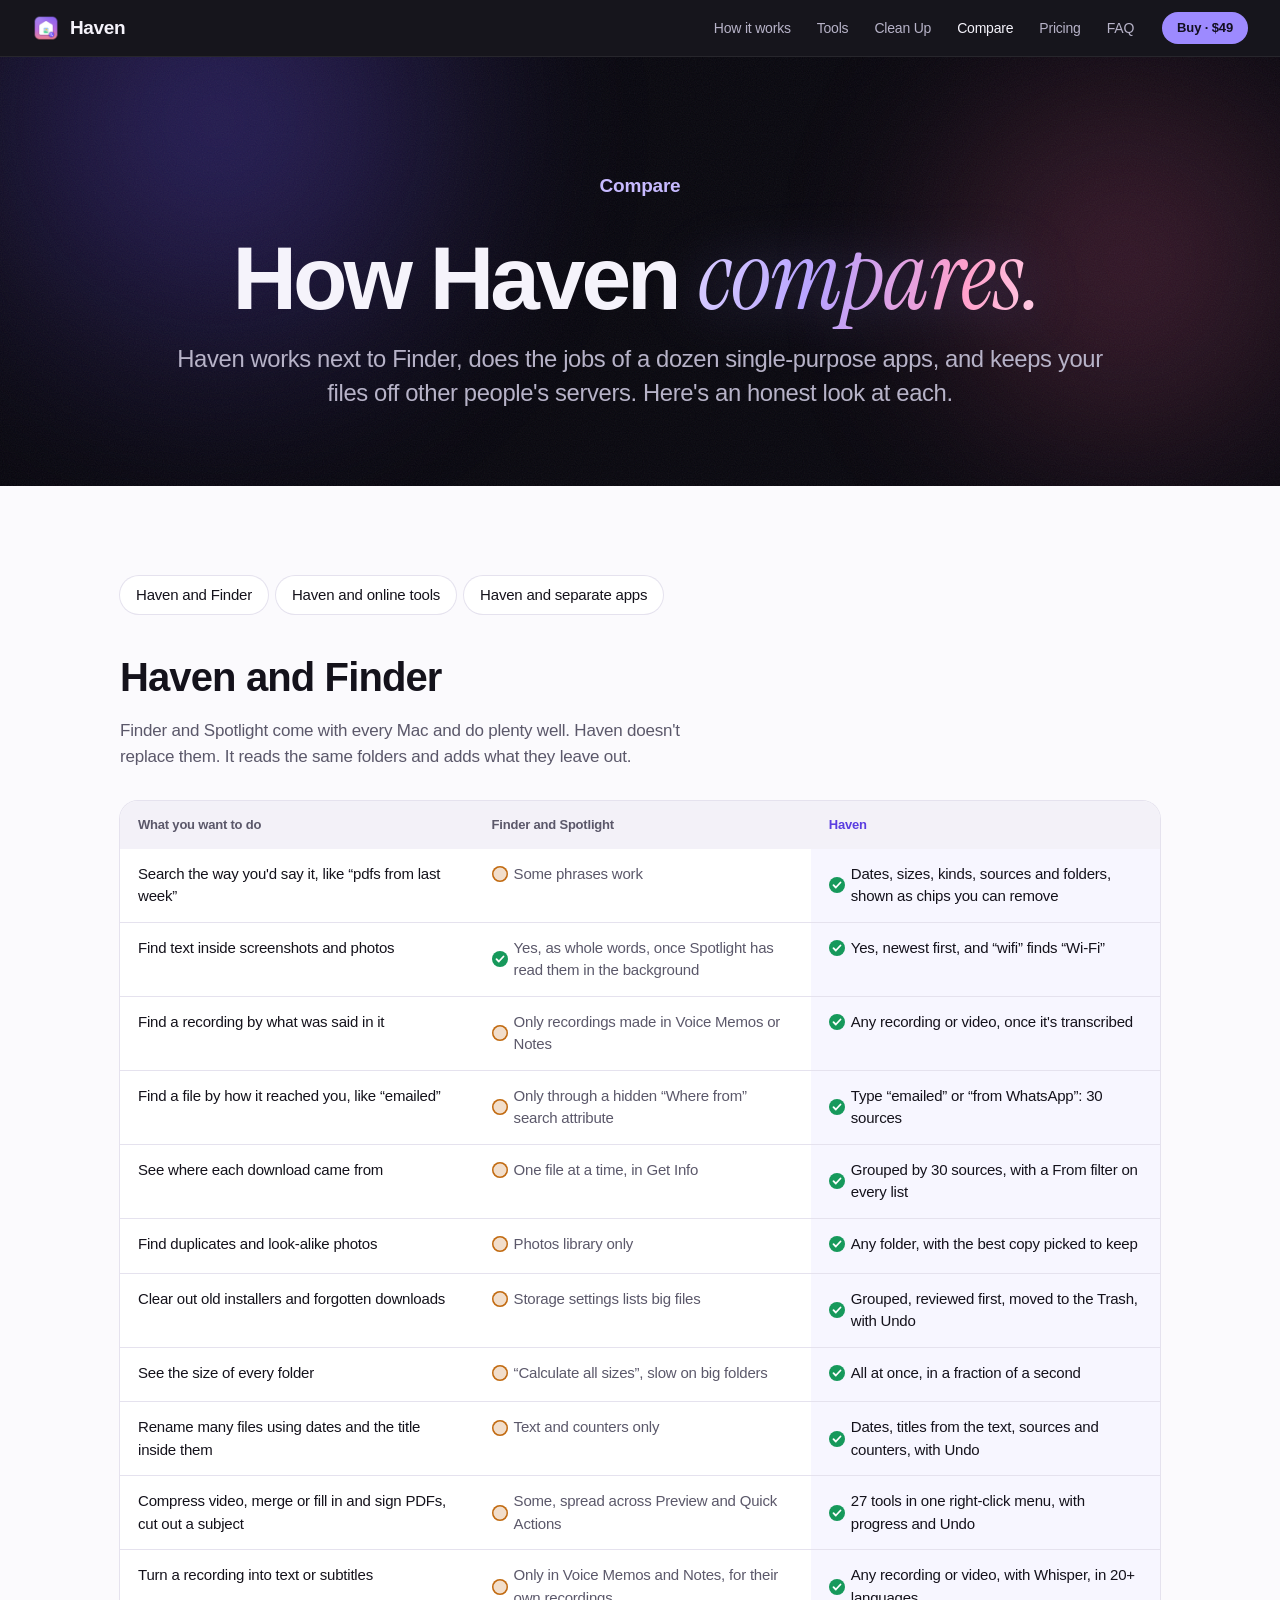
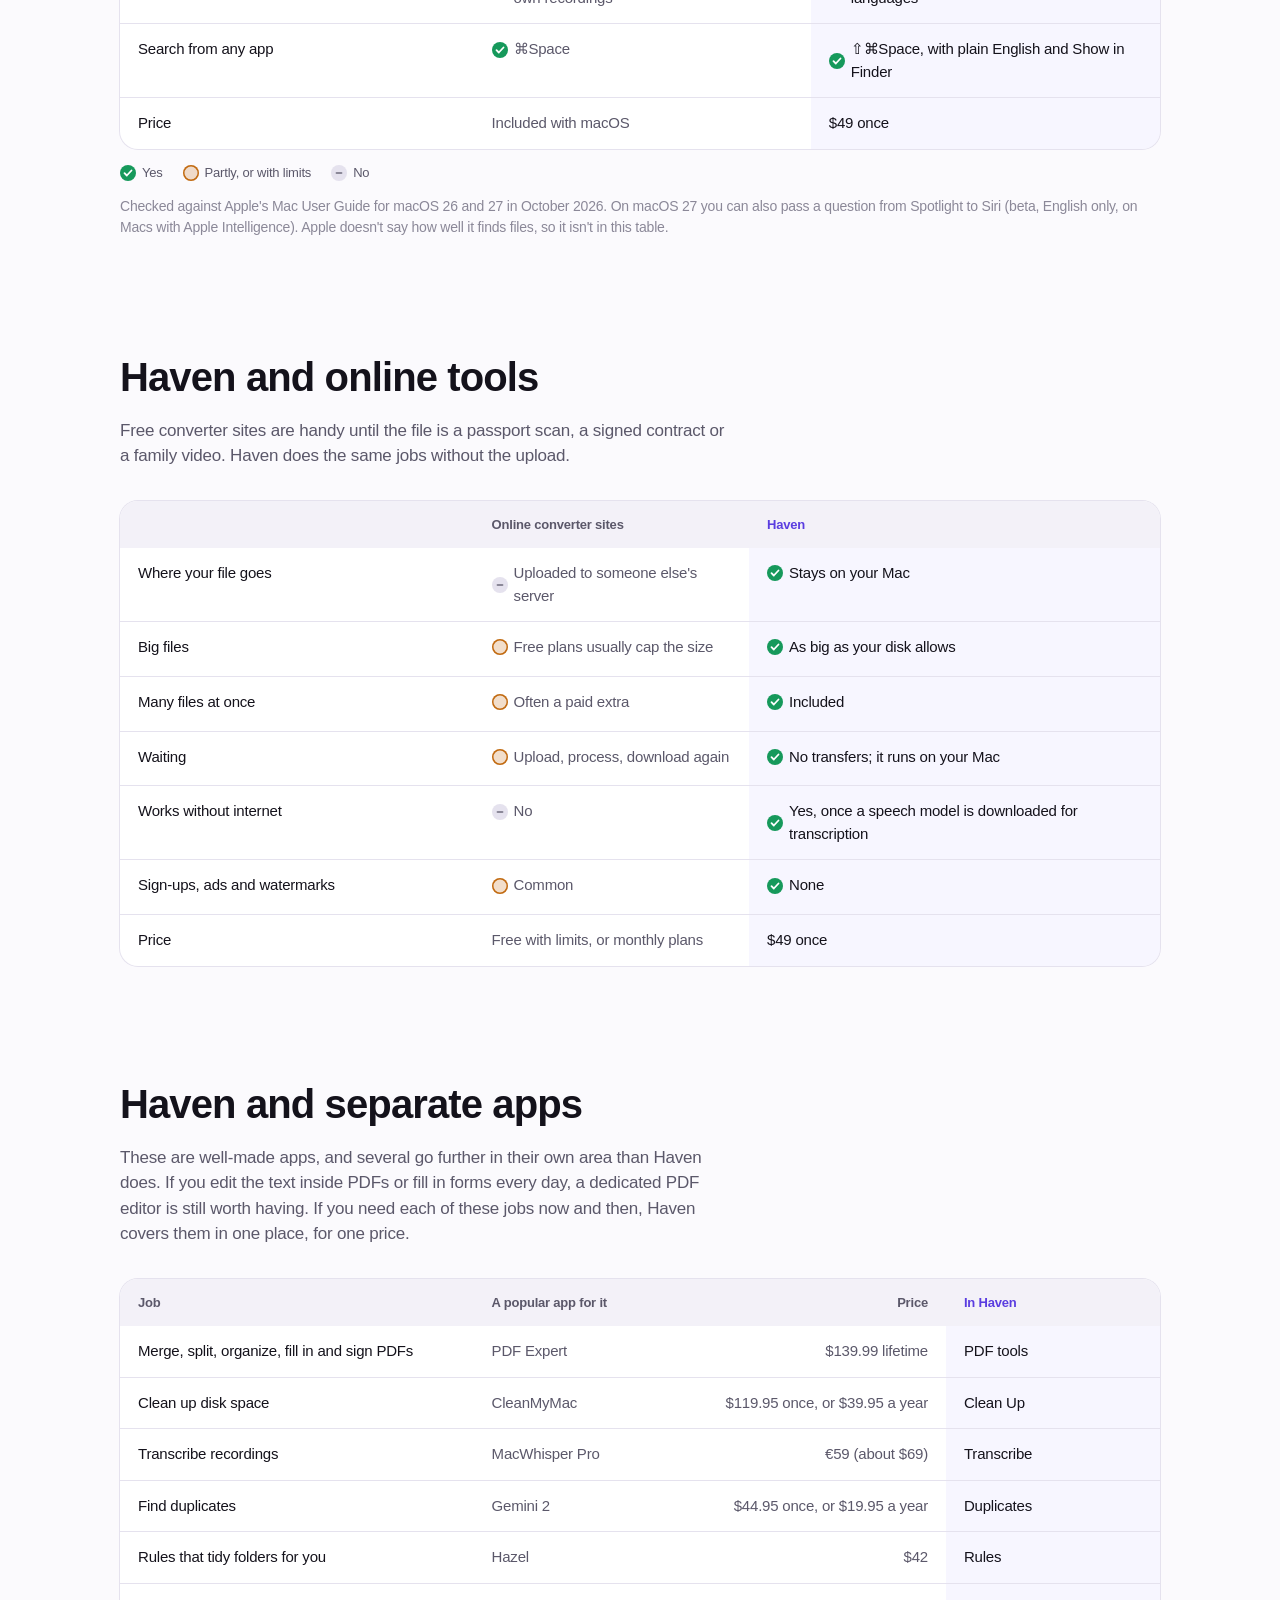
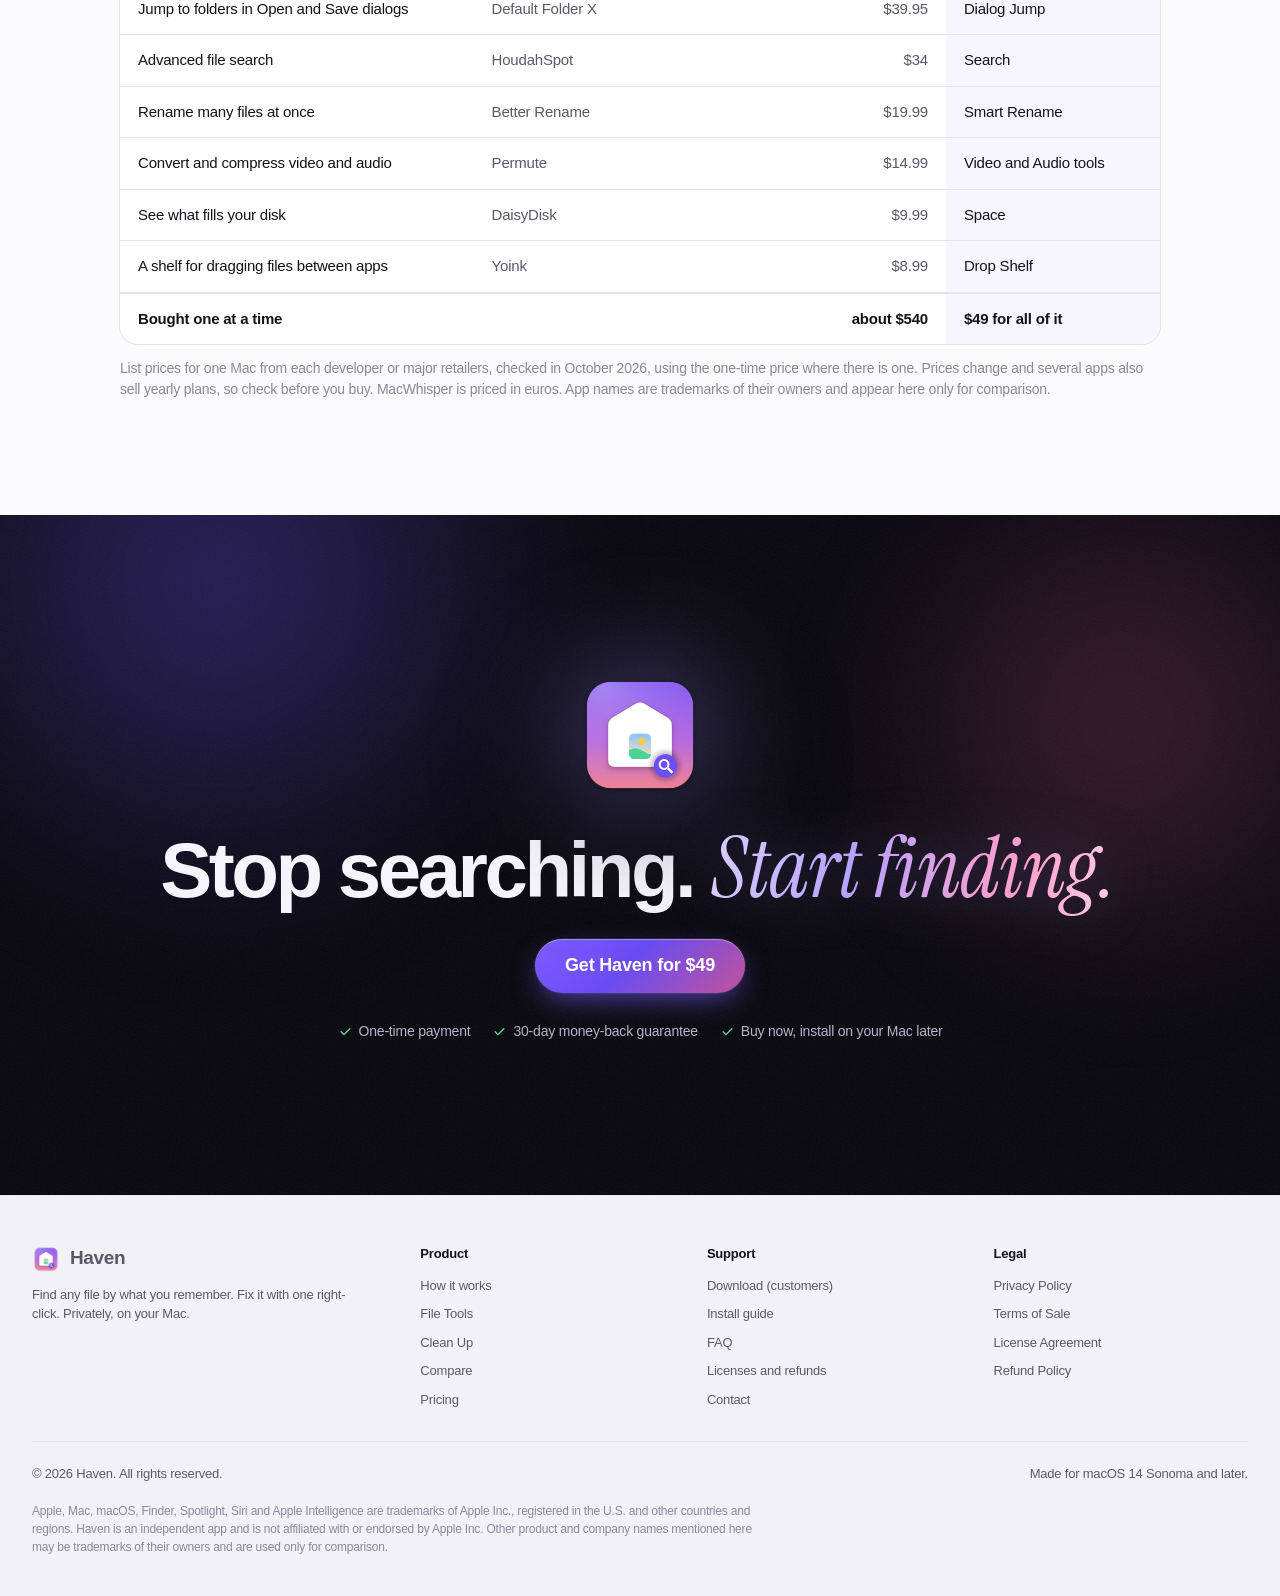
<file: website/compare.html>
<!doctype html>
<html lang="en">
<head>
<meta charset="utf-8">
<meta name="viewport" content="width=device-width, initial-scale=1, viewport-fit=cover">
<title>Haven Compared</title>
<meta name="claude:viewport-fit-sides" content="cover">
<meta name="description" content="How Haven compares with Finder and Spotlight, online converter sites, and buying a dozen single-purpose Mac apps.">
<meta property="og:type" content="website">
<meta property="og:title" content="How Haven compares">
<meta property="og:description" content="How Haven compares with Finder and Spotlight, online converter sites, and buying a dozen single-purpose Mac apps.">
<meta property="og:image" content="assets/img/og.png">
<meta name="twitter:card" content="summary_large_image">
<link rel="icon" type="image/png" href="assets/img/icon-64.png">
<link rel="apple-touch-icon" href="assets/img/apple-touch-icon.png">
<link rel="stylesheet" href="assets/site.css">
</head>
<body>
<svg width="0" height="0" style="position:absolute" aria-hidden="true">
  <defs>
    <symbol id="i-search" viewBox="0 0 24 24" fill="none" stroke="currentColor" stroke-width="1.9" stroke-linecap="round" stroke-linejoin="round"><circle cx="11" cy="11" r="6.5"/><path d="M16 16l4.5 4.5"/></symbol>
    <symbol id="i-home" viewBox="0 0 24 24" fill="none" stroke="currentColor" stroke-width="1.8" stroke-linecap="round" stroke-linejoin="round"><path d="M4 10.5L12 4l8 6.5V19a1.5 1.5 0 0 1-1.5 1.5h-13A1.5 1.5 0 0 1 4 19z"/><path d="M9.5 20.5V14h5v6.5"/></symbol>
    <symbol id="i-clock" viewBox="0 0 24 24" fill="none" stroke="currentColor" stroke-width="1.8" stroke-linecap="round" stroke-linejoin="round"><circle cx="12" cy="12" r="8.5"/><path d="M12 7.5V12l3 2"/></symbol>
    <symbol id="i-photo" viewBox="0 0 24 24" fill="none" stroke="currentColor" stroke-width="1.8" stroke-linecap="round" stroke-linejoin="round"><rect x="3.5" y="5" width="17" height="14" rx="2.5"/><circle cx="9" cy="10" r="1.6"/><path d="M4 17l5-4.5 3.5 3 3-2.5 4.5 4"/></symbol>
    <symbol id="i-film" viewBox="0 0 24 24" fill="none" stroke="currentColor" stroke-width="1.8" stroke-linecap="round" stroke-linejoin="round"><rect x="3.5" y="5" width="17" height="14" rx="2.5"/><path d="M10.2 9.4v5.2l4.4-2.6z" fill="currentColor"/></symbol>
    <symbol id="i-music" viewBox="0 0 24 24" fill="none" stroke="currentColor" stroke-width="1.8" stroke-linecap="round" stroke-linejoin="round"><path d="M9 18V6.5l10-2V16"/><circle cx="6.8" cy="18" r="2.2"/><circle cx="16.8" cy="16" r="2.2"/></symbol>
    <symbol id="i-doc" viewBox="0 0 24 24" fill="none" stroke="currentColor" stroke-width="1.8" stroke-linecap="round" stroke-linejoin="round"><path d="M7 3.5h7l4.5 4.5v11a1.5 1.5 0 0 1-1.5 1.5H7A1.5 1.5 0 0 1 5.5 19V5A1.5 1.5 0 0 1 7 3.5z"/><path d="M13.5 3.5v5h5M8.5 12.5h7M8.5 16h5"/></symbol>
    <symbol id="i-archive" viewBox="0 0 24 24" fill="none" stroke="currentColor" stroke-width="1.8" stroke-linecap="round" stroke-linejoin="round"><rect x="3.5" y="4.5" width="17" height="4.5" rx="1.2"/><path d="M5 9v9.5A1.5 1.5 0 0 0 6.5 20h11a1.5 1.5 0 0 0 1.5-1.5V9M10 13h4"/></symbol>
    <symbol id="i-apps" viewBox="0 0 24 24" fill="none" stroke="currentColor" stroke-width="1.8" stroke-linecap="round" stroke-linejoin="round"><rect x="4" y="4" width="7" height="7" rx="1.8"/><rect x="13" y="4" width="7" height="7" rx="1.8"/><rect x="4" y="13" width="7" height="7" rx="1.8"/><rect x="13" y="13" width="7" height="7" rx="1.8"/></symbol>
    <symbol id="i-download" viewBox="0 0 24 24" fill="none" stroke="currentColor" stroke-width="1.8" stroke-linecap="round" stroke-linejoin="round"><circle cx="12" cy="12" r="8.5"/><path d="M12 7.5v8M8.5 12.5L12 16l3.5-3.5"/></symbol>
    <symbol id="i-tools" viewBox="0 0 24 24" fill="none" stroke="currentColor" stroke-width="1.8" stroke-linecap="round" stroke-linejoin="round"><path d="M14.7 6.3a1 1 0 0 0 0 1.4l1.6 1.6a1 1 0 0 0 1.4 0l3.3-3.3a6 6 0 0 1-7.9 7.9l-6.5 6.5a2.1 2.1 0 0 1-3-3l6.5-6.5a6 6 0 0 1 7.9-7.9z"/></symbol>
    <symbol id="i-dup" viewBox="0 0 24 24" fill="none" stroke="currentColor" stroke-width="1.8" stroke-linecap="round" stroke-linejoin="round"><rect x="8" y="8" width="12" height="12" rx="2.5"/><path d="M16 8V6.5A2.5 2.5 0 0 0 13.5 4h-7A2.5 2.5 0 0 0 4 6.5v7A2.5 2.5 0 0 0 6.5 16H8"/></symbol>
    <symbol id="i-sparkle" viewBox="0 0 24 24" fill="none" stroke="currentColor" stroke-width="1.8" stroke-linecap="round" stroke-linejoin="round"><path d="M11 3.5l1.9 5.1 5.1 1.9-5.1 1.9-1.9 5.1-1.9-5.1L4 10.5l5.1-1.9z"/><path d="M18 15l.8 2 2 .8-2 .8-.8 2-.8-2-2-.8 2-.8z"/></symbol>
    <symbol id="i-pie" viewBox="0 0 24 24" fill="none" stroke="currentColor" stroke-width="1.8" stroke-linecap="round" stroke-linejoin="round"><circle cx="12" cy="12" r="8.5"/><path d="M12 3.5V12l6 6"/></symbol>
    <symbol id="i-lock" viewBox="0 0 24 24" fill="none" stroke="currentColor" stroke-width="1.8" stroke-linecap="round" stroke-linejoin="round"><rect x="5" y="10.5" width="14" height="10" rx="2.2"/><path d="M8.5 10.5V8a3.5 3.5 0 0 1 7 0v2.5"/></symbol>
    <symbol id="i-sign" viewBox="0 0 24 24" fill="none" stroke="currentColor" stroke-width="1.8" stroke-linecap="round" stroke-linejoin="round"><path d="M3.5 15.5c2.5-.5 4-6 6-9.5 1-1.7 2.6-1.3 2 1-.7 2.8-2.7 7.3-1.6 8.3 1 .9 2.5-2.3 3.6-2.3 1 0 .4 2 1.5 2.1 1 .1 2-1.3 3.5-1.6"/><path d="M3.5 20h17"/></symbol>
    <symbol id="i-cutout" viewBox="0 0 24 24" fill="none" stroke="currentColor" stroke-width="1.8" stroke-linecap="round" stroke-linejoin="round"><rect x="3.5" y="4.5" width="17" height="15" rx="2.5"/><circle cx="12" cy="10.5" r="2.8"/><path d="M7 19.5c.8-2.6 2.8-4 5-4s4.2 1.4 5 4"/></symbol>
    <symbol id="i-compress" viewBox="0 0 24 24" fill="none" stroke="currentColor" stroke-width="1.8" stroke-linecap="round" stroke-linejoin="round"><path d="M4 9.5h5.5V4M20 14.5h-5.5V20M9.5 9.5L4 4M14.5 14.5L20 20"/></symbol>
    <symbol id="i-captions" viewBox="0 0 24 24" fill="none" stroke="currentColor" stroke-width="1.8" stroke-linecap="round" stroke-linejoin="round"><path d="M5 5.5h14a1.5 1.5 0 0 1 1.5 1.5v8.5A1.5 1.5 0 0 1 19 17h-8l-4.5 3.5V17H5a1.5 1.5 0 0 1-1.5-1.5V7A1.5 1.5 0 0 1 5 5.5z"/><path d="M7.5 10h4M13.5 10h3M7.5 13h2.5M12 13h4.5"/></symbol>
    <symbol id="i-merge" viewBox="0 0 24 24" fill="none" stroke="currentColor" stroke-width="1.8" stroke-linecap="round" stroke-linejoin="round"><path d="M8.5 3.5h-2A1.5 1.5 0 0 0 5 5v9a1.5 1.5 0 0 0 1.5 1.5h2"/><path d="M15.5 3.5h2A1.5 1.5 0 0 1 19 5v9a1.5 1.5 0 0 1-1.5 1.5h-2"/><path d="M12 6v14M9 17l3 3 3-3"/></symbol>
    <symbol id="i-locoff" viewBox="0 0 24 24" fill="none" stroke="currentColor" stroke-width="1.8" stroke-linecap="round" stroke-linejoin="round"><path d="M19.5 4.5L4.5 11l6.5 2 2 6.5z"/><path d="M3.5 3.5l17 17"/></symbol>
    <symbol id="i-check" viewBox="0 0 24 24" fill="none" stroke="currentColor" stroke-width="2.2" stroke-linecap="round" stroke-linejoin="round"><path d="M5 12.5l4.5 4.5L19 7.5"/></symbol>
    <symbol id="i-shield" viewBox="0 0 24 24" fill="none" stroke="currentColor" stroke-width="1.8" stroke-linecap="round" stroke-linejoin="round"><path d="M12 3.5l7 2.8v5.2c0 4.3-3 7.8-7 9-4-1.2-7-4.7-7-9V6.3z"/><path d="M8.8 12l2.3 2.3 4.2-4.6"/></symbol>
    <symbol id="i-tray" viewBox="0 0 24 24" fill="none" stroke="currentColor" stroke-width="1.8" stroke-linecap="round" stroke-linejoin="round"><path d="M3.5 13.5l2.4-7.2a1.5 1.5 0 0 1 1.4-1h9.4a1.5 1.5 0 0 1 1.4 1l2.4 7.2v4.7a1.5 1.5 0 0 1-1.5 1.5h-14a1.5 1.5 0 0 1-1.5-1.5z"/><path d="M3.5 13.5H8l1.5 2.5h5l1.5-2.5h4.5"/></symbol>
    <symbol id="i-stack" viewBox="0 0 24 24" fill="none" stroke="currentColor" stroke-width="1.8" stroke-linecap="round" stroke-linejoin="round"><path d="M12 4l8.5 4.5L12 13 3.5 8.5z"/><path d="M3.5 12.5L12 17l8.5-4.5M3.5 16.5L12 21l8.5-4.5"/></symbol>
    <symbol id="i-jump" viewBox="0 0 24 24" fill="none" stroke="currentColor" stroke-width="1.8" stroke-linecap="round" stroke-linejoin="round"><path d="M3.5 7A1.5 1.5 0 0 1 5 5.5h4l2 2h8A1.5 1.5 0 0 1 20.5 9v9a1.5 1.5 0 0 1-1.5 1.5H5A1.5 1.5 0 0 1 3.5 18z"/><path d="M9.5 13.5h6.5M13.5 11l2.5 2.5-2.5 2.5"/></symbol>
    <symbol id="i-menubar" viewBox="0 0 24 24" fill="none" stroke="currentColor" stroke-width="1.8" stroke-linecap="round" stroke-linejoin="round"><path d="M3.5 5h17"/><rect x="11" y="8" width="9.5" height="11" rx="2"/><path d="M13.5 11.5h4.5M13.5 15h3"/></symbol>
    <symbol id="i-rules" viewBox="0 0 24 24" fill="none" stroke="currentColor" stroke-width="1.8" stroke-linecap="round" stroke-linejoin="round"><circle cx="6" cy="6" r="2"/><circle cx="6" cy="18" r="2"/><circle cx="18" cy="12" r="2"/><path d="M8 6h2.5a3 3 0 0 1 3 3 3 3 0 0 0 2.5 3M8 18h2.5a3 3 0 0 0 3-3 3 3 0 0 1 2.5-3"/></symbol>
    <symbol id="i-rename" viewBox="0 0 24 24" fill="none" stroke="currentColor" stroke-width="1.8" stroke-linecap="round" stroke-linejoin="round"><path d="M3.5 17.5l4-11 4 11M5 13.5h5"/><path d="M14.5 5.5h5M17 5.5v13M14.5 18.5h5"/></symbol>
    <symbol id="i-cmd" viewBox="0 0 24 24" fill="none" stroke="currentColor" stroke-width="1.8" stroke-linecap="round" stroke-linejoin="round"><path d="M9 9h6v6H9zM9 9V6.5A2.5 2.5 0 1 0 6.5 9H9M15 9V6.5A2.5 2.5 0 1 1 17.5 9H15M15 15v2.5a2.5 2.5 0 1 0 2.5-2.5H15M9 15v2.5A2.5 2.5 0 1 1 6.5 15H9"/></symbol>
    <symbol id="i-trash" viewBox="0 0 24 24" fill="none" stroke="currentColor" stroke-width="1.8" stroke-linecap="round" stroke-linejoin="round"><path d="M4.5 7h15M9.5 7V5a1 1 0 0 1 1-1h3a1 1 0 0 1 1 1v2M6.5 7l.8 12a1.5 1.5 0 0 0 1.5 1.4h6.4a1.5 1.5 0 0 0 1.5-1.4l.8-12"/></symbol>
    <symbol id="i-undo" viewBox="0 0 24 24" fill="none" stroke="currentColor" stroke-width="1.8" stroke-linecap="round" stroke-linejoin="round"><path d="M9 5.5L5 9.5l4 4"/><path d="M5 9.5h9.5a5 5 0 0 1 0 10H11"/></symbol>
    <symbol id="i-cpu" viewBox="0 0 24 24" fill="none" stroke="currentColor" stroke-width="1.8" stroke-linecap="round" stroke-linejoin="round"><rect x="6.5" y="6.5" width="11" height="11" rx="2"/><path d="M9.5 3.5v3M14.5 3.5v3M9.5 17.5v3M14.5 17.5v3M3.5 9.5h3M3.5 14.5h3M17.5 9.5h3M17.5 14.5h3"/></symbol>
    <symbol id="i-wave" viewBox="0 0 24 24" fill="none" stroke="currentColor" stroke-width="1.8" stroke-linecap="round" stroke-linejoin="round"><path d="M4 11v2M7.5 8.5v7M11 5.5v13M14.5 8v8M18 10v4M21 11.2v1.6"/></symbol>
    <symbol id="i-translate" viewBox="0 0 24 24" fill="none" stroke="currentColor" stroke-width="1.8" stroke-linecap="round" stroke-linejoin="round"><path d="M3.5 5.5h9M8 3.5v2M11 5.5c-.6 3.2-2.8 6.3-6.5 8M5.8 8.5c1.1 2.1 3 3.8 5.4 4.8"/><path d="M12.5 20.5l3.8-9 3.8 9M13.8 17.5h5"/></symbol>
    <symbol id="i-lines" viewBox="0 0 24 24" fill="none" stroke="currentColor" stroke-width="1.8" stroke-linecap="round" stroke-linejoin="round"><path d="M5 6h14M5 10h14M5 14h9M5 18h6"/></symbol>
    <symbol id="i-bolt" viewBox="0 0 24 24" fill="none" stroke="currentColor" stroke-width="1.8" stroke-linecap="round" stroke-linejoin="round"><path d="M13 3.5L5.5 13.5H12l-1 7 7.5-10H12z"/></symbol>
    <symbol id="i-refresh" viewBox="0 0 24 24" fill="none" stroke="currentColor" stroke-width="1.8" stroke-linecap="round" stroke-linejoin="round"><path d="M19.5 12a7.5 7.5 0 1 1-2.2-5.3M19.5 4.5v4h-4"/></symbol>
    <symbol id="i-box" viewBox="0 0 24 24" fill="none" stroke="currentColor" stroke-width="1.8" stroke-linecap="round" stroke-linejoin="round"><path d="M12 3.5l8 4v9l-8 4-8-4v-9z"/><path d="M4 7.5l8 4 8-4M12 11.5v9"/></symbol>
    <symbol id="i-shot" viewBox="0 0 24 24" fill="none" stroke="currentColor" stroke-width="1.8" stroke-linecap="round" stroke-linejoin="round"><path d="M4 8.5V6a1.5 1.5 0 0 1 1.5-1.5H8M16 4.5h2.5A1.5 1.5 0 0 1 20 6v2.5M20 15.5V18a1.5 1.5 0 0 1-1.5 1.5H16M8 19.5H5.5A1.5 1.5 0 0 1 4 18v-2.5"/><circle cx="12" cy="12" r="3"/></symbol>
    <symbol id="i-laptop" viewBox="0 0 24 24" fill="none" stroke="currentColor" stroke-width="1.8" stroke-linecap="round" stroke-linejoin="round"><rect x="5" y="5" width="14" height="10" rx="1.5"/><path d="M2.5 18.5h19"/></symbol>
    <symbol id="i-infinity" viewBox="0 0 24 24" fill="none" stroke="currentColor" stroke-width="1.8" stroke-linecap="round" stroke-linejoin="round"><path d="M7.5 9a3 3 0 1 0 0 6c3.5 0 5.5-6 9-6a3 3 0 1 1 0 6c-3.5 0-5.5-6-9-6z"/></symbol>
    <symbol id="i-help" viewBox="0 0 24 24" fill="none" stroke="currentColor" stroke-width="1.8" stroke-linecap="round" stroke-linejoin="round"><circle cx="12" cy="12" r="8.5"/><circle cx="12" cy="12" r="3.5"/><path d="M6 6l3.5 3.5M14.5 14.5L18 18M18 6l-3.5 3.5M9.5 14.5L6 18"/></symbol>
    <symbol id="i-lr" viewBox="0 0 24 24" fill="none" stroke="currentColor" stroke-width="2" stroke-linecap="round" stroke-linejoin="round"><path d="M9 7l-4 5 4 5M15 7l4 5-4 5"/></symbol>
    <symbol id="i-globe" viewBox="0 0 24 24" fill="none" stroke="currentColor" stroke-width="1.8" stroke-linecap="round" stroke-linejoin="round"><circle cx="12" cy="12" r="8.5"/><path d="M3.5 12h17M12 3.5c2.4 2.4 3.5 5.3 3.5 8.5s-1.1 6.1-3.5 8.5c-2.4-2.4-3.5-5.3-3.5-8.5S9.6 5.9 12 3.5z"/></symbol>
    <symbol id="i-share" viewBox="0 0 24 24" fill="none" stroke="currentColor" stroke-width="1.8" stroke-linecap="round" stroke-linejoin="round"><path d="M12 14.5v-11M8 7l4-3.5L16 7"/><path d="M8 10.5H6.5A1.5 1.5 0 0 0 5 12v6.5A1.5 1.5 0 0 0 6.5 20h11a1.5 1.5 0 0 0 1.5-1.5V12a1.5 1.5 0 0 0-1.5-1.5H16"/></symbol>
    <symbol id="i-disk" viewBox="0 0 24 24" fill="none" stroke="currentColor" stroke-width="1.8" stroke-linecap="round" stroke-linejoin="round"><rect x="3.5" y="6" width="17" height="12" rx="2.5"/><path d="M7 14.5h.01M10 14.5h7"/></symbol>
    <symbol id="i-x" viewBox="0 0 24 24" fill="none" stroke="currentColor" stroke-width="1.8" stroke-linecap="round" stroke-linejoin="round"><path d="M6.5 6.5l11 11M17.5 6.5l-11 11"/></symbol>
    <symbol id="i-wifi" viewBox="0 0 24 24" fill="none" stroke="currentColor" stroke-width="1.8" stroke-linecap="round" stroke-linejoin="round"><path d="M3.5 9.5a12 12 0 0 1 17 0M6.5 12.6a7.8 7.8 0 0 1 11 0M9.4 15.6a3.6 3.6 0 0 1 5.2 0"/><circle cx="12" cy="18.6" r="1.1" fill="currentColor" stroke="none"/></symbol>
    <symbol id="i-brief" viewBox="0 0 24 24" fill="none" stroke="currentColor" stroke-width="1.8" stroke-linecap="round" stroke-linejoin="round"><rect x="3.5" y="7.5" width="17" height="12" rx="2"/><path d="M9 7.5V6a1.5 1.5 0 0 1 1.5-1.5h3A1.5 1.5 0 0 1 15 6v1.5M3.5 12.5h17"/></symbol>
    <symbol id="i-cap" viewBox="0 0 24 24" fill="none" stroke="currentColor" stroke-width="1.8" stroke-linecap="round" stroke-linejoin="round"><path d="M2.5 9.5L12 5l9.5 4.5L12 14z"/><path d="M6.5 11.5v4c0 1.4 2.5 2.5 5.5 2.5s5.5-1.1 5.5-2.5v-4M21.5 9.5v5"/></symbol>
    <symbol id="i-heart" viewBox="0 0 24 24" fill="none" stroke="currentColor" stroke-width="1.8" stroke-linecap="round" stroke-linejoin="round"><path d="M12 19.5s-7.5-4.5-7.5-10A4.2 4.2 0 0 1 12 7a4.2 4.2 0 0 1 7.5 2.5c0 5.5-7.5 10-7.5 10z"/></symbol>
    <symbol id="i-store" viewBox="0 0 24 24" fill="none" stroke="currentColor" stroke-width="1.8" stroke-linecap="round" stroke-linejoin="round"><path d="M4 9.5l1.5-5h13l1.5 5M4 9.5h16v1a2.7 2.7 0 0 1-5.3 0 2.7 2.7 0 0 1-5.4 0A2.7 2.7 0 0 1 4 10.5z"/><path d="M5.5 12.5v7h13v-7M10 19.5v-4h4v4"/></symbol>
    <symbol id="i-clap" viewBox="0 0 24 24" fill="none" stroke="currentColor" stroke-width="1.8" stroke-linecap="round" stroke-linejoin="round"><rect x="3.5" y="9" width="17" height="10.5" rx="2"/><path d="M3.5 9l15-4 1 3.5M8 7.8l2.5 2.7M13 6.5l2.5 2.7"/></symbol>
    <symbol id="i-play" viewBox="0 0 24 24" fill="currentColor"><path d="M8 5.6v12.8a1 1 0 0 0 1.5.86l10.6-6.4a1 1 0 0 0 0-1.72L9.5 4.74A1 1 0 0 0 8 5.6z"/></symbol>
    <symbol id="i-arrow" viewBox="0 0 24 24" fill="none" stroke="currentColor" stroke-width="1.8" stroke-linecap="round" stroke-linejoin="round"><path d="M12 5v14M6.5 13.5L12 19l5.5-5.5"/></symbol>
    <symbol id="i-cursor" viewBox="0 0 24 24" fill="none" stroke="currentColor" stroke-width="1.8" stroke-linecap="round" stroke-linejoin="round"><path d="M5.5 3.5l12.5 7-5.8 1.6-2.6 5.9z"/></symbol>
    <symbol id="i-chev" viewBox="0 0 24 24" fill="none" stroke="currentColor" stroke-width="1.8" stroke-linecap="round" stroke-linejoin="round"><path d="M9.5 6l6 6-6 6"/></symbol>
  </defs>
</svg>

<header class="gnav" id="top">
  <div class="wrap-wide gnav-in">
    <a class="brand" href="index.html"><img src="assets/img/icon-64.png" alt="" width="28" height="28">Haven</a>
    <ul class="gnav-links">
      <li><a href="index.html#how">How it works</a></li>
      <li><a href="index.html#tools">Tools</a></li>
      <li><a href="index.html#cleanup">Clean Up</a></li>
      <li><a href="compare.html" aria-current="page">Compare</a></li>
      <li><a href="pricing.html">Pricing</a></li>
      <li><a href="faq.html">FAQ</a></li>
    </ul>
    <div class="gnav-cta">
      <a class="btn btn-sm" href="index.html#buy">Buy · $49</a>
    </div>
    <button class="menu-btn" type="button" aria-label="Menu" aria-expanded="false" aria-controls="menu-sheet"><span></span><span></span></button>
    <div class="menu-sheet" id="menu-sheet">
      <ul class="wrap-wide">
        <li><a href="index.html#how">How it works</a></li>
        <li><a href="index.html#tools">Tools</a></li>
        <li><a href="index.html#cleanup">Clean Up</a></li>
        <li><a href="compare.html">Compare</a></li>
        <li><a href="pricing.html">Pricing</a></li>
        <li><a href="faq.html">FAQ</a></li>
        <li><a href="index.html#buy">Buy Haven · $49</a></li>
      </ul>
    </div>
  </div>
</header>

<main>
  <section class="night page-hero center">
    <div class="aurora soft" aria-hidden="true"><i></i><i></i></div>
    <div class="wrap">
      <p class="eyebrow">Compare</p>
      <h1 class="h1">How Haven <em class="serif glowtext">compares.</em></h1>
      <p class="lead">Haven works next to Finder, does the jobs of a dozen single-purpose apps, and keeps your files off other people's servers. Here's an honest look at each.</p>
    </div>
  </section>
  <div class="wrap" style="padding-block:clamp(56px,7vw,96px) clamp(80px,9vw,120px)">
    <nav class="cnav" aria-label="Comparisons"><a href="#finder">Haven and Finder</a><a href="#online">Haven and online tools</a><a href="#cost">Haven and separate apps</a></nav>

    <section class="csec" id="finder" aria-labelledby="finder-title">
      <div class="sec-head">
        <h2 class="h3" style="font-size:clamp(1.75rem,1.3rem + 1.6vw,2.5rem)" id="finder-title">Haven and Finder</h2>
        <p class="copy">Finder and Spotlight come with every Mac and do plenty well. Haven doesn't replace them. It reads the same folders and adds what they leave out.</p>
      </div>
      <div class="ctable-wrap"><table class="ctable">
        <thead><tr><th scope="col">What you want to do</th><th scope="col">Finder and Spotlight</th><th scope="col" class="us">Haven</th></tr></thead>
        <tbody>
          <tr><th scope="row">Search the way you'd say it, like “pdfs from last week”</th><td><span class="part">Some phrases work</span></td><td class="us"><span class="yes">Dates, sizes, kinds, sources and folders, shown as chips you can remove</span></td></tr>
          <tr><th scope="row">Find text inside screenshots and photos</th><td><span class="yes">Yes, as whole words, once Spotlight has read them in the background</span></td><td class="us"><span class="yes">Yes, newest first, and “wifi” finds “Wi-Fi”</span></td></tr>
          <tr><th scope="row">Find a recording by what was said in it</th><td><span class="part">Only recordings made in Voice Memos or Notes</span></td><td class="us"><span class="yes">Any recording or video, once it's transcribed</span></td></tr>
          <tr><th scope="row">Find a file by how it reached you, like “emailed”</th><td><span class="part">Only through a hidden “Where from” search attribute</span></td><td class="us"><span class="yes">Type “emailed” or “from WhatsApp”: 30 sources</span></td></tr>
          <tr><th scope="row">See where each download came from</th><td><span class="part">One file at a time, in Get Info</span></td><td class="us"><span class="yes">Grouped by 30 sources, with a From filter on every list</span></td></tr>
          <tr><th scope="row">Find duplicates and look-alike photos</th><td><span class="part">Photos library only</span></td><td class="us"><span class="yes">Any folder, with the best copy picked to keep</span></td></tr>
          <tr><th scope="row">Clear out old installers and forgotten downloads</th><td><span class="part">Storage settings lists big files</span></td><td class="us"><span class="yes">Grouped, reviewed first, moved to the Trash, with Undo</span></td></tr>
          <tr><th scope="row">See the size of every folder</th><td><span class="part">“Calculate all sizes”, slow on big folders</span></td><td class="us"><span class="yes">All at once, in a fraction of a second</span></td></tr>
          <tr><th scope="row">Rename many files using dates and the title inside them</th><td><span class="part">Text and counters only</span></td><td class="us"><span class="yes">Dates, titles from the text, sources and counters, with Undo</span></td></tr>
          <tr><th scope="row">Compress video, merge or fill in and sign PDFs, cut out a subject</th><td><span class="part">Some, spread across Preview and Quick Actions</span></td><td class="us"><span class="yes">27 tools in one right-click menu, with progress and Undo</span></td></tr>
          <tr><th scope="row">Turn a recording into text or subtitles</th><td><span class="part">Only in Voice Memos and Notes, for their own recordings</span></td><td class="us"><span class="yes">Any recording or video, with Whisper, in 20+ languages</span></td></tr>
          <tr><th scope="row">Search from any app</th><td><span class="yes">⌘Space</span></td><td class="us"><span class="yes">⇧⌘Space, with plain English and Show in Finder</span></td></tr>
          <tr><th scope="row">Price</th><td>Included with macOS</td><td class="us">$49 once</td></tr>
        </tbody>
      </table></div>
      <div class="legend"><span class="yes">Yes</span><span class="part">Partly, or with limits</span><span class="no">No</span></div>
      <p class="fine" style="margin-top:14px">Checked against Apple's Mac User Guide for macOS 26 and 27 in October 2026. On macOS 27 you can also pass a question from Spotlight to Siri (beta, English only, on Macs with Apple Intelligence). Apple doesn't say how well it finds files, so it isn't in this table.</p>
    </section>

    <section class="csec" id="online" aria-labelledby="online-title">
      <div class="sec-head">
        <h2 class="h3" style="font-size:clamp(1.75rem,1.3rem + 1.6vw,2.5rem)" id="online-title">Haven and online tools</h2>
        <p class="copy">Free converter sites are handy until the file is a passport scan, a signed contract or a family video. Haven does the same jobs without the upload.</p>
      </div>
      <div class="ctable-wrap"><table class="ctable">
        <thead><tr><th scope="col">&nbsp;</th><th scope="col">Online converter sites</th><th scope="col" class="us">Haven</th></tr></thead>
        <tbody>
          <tr><th scope="row">Where your file goes</th><td><span class="no">Uploaded to someone else's server</span></td><td class="us"><span class="yes">Stays on your Mac</span></td></tr>
          <tr><th scope="row">Big files</th><td><span class="part">Free plans usually cap the size</span></td><td class="us"><span class="yes">As big as your disk allows</span></td></tr>
          <tr><th scope="row">Many files at once</th><td><span class="part">Often a paid extra</span></td><td class="us"><span class="yes">Included</span></td></tr>
          <tr><th scope="row">Waiting</th><td><span class="part">Upload, process, download again</span></td><td class="us"><span class="yes">No transfers; it runs on your Mac</span></td></tr>
          <tr><th scope="row">Works without internet</th><td><span class="no">No</span></td><td class="us"><span class="yes">Yes, once a speech model is downloaded for transcription</span></td></tr>
          <tr><th scope="row">Sign-ups, ads and watermarks</th><td><span class="part">Common</span></td><td class="us"><span class="yes">None</span></td></tr>
          <tr><th scope="row">Price</th><td>Free with limits, or monthly plans</td><td class="us">$49 once</td></tr>
        </tbody>
      </table></div>
    </section>

    <section class="csec" id="cost" aria-labelledby="cost-title">
      <div class="sec-head">
        <h2 class="h3" style="font-size:clamp(1.75rem,1.3rem + 1.6vw,2.5rem)" id="cost-title">Haven and separate apps</h2>
        <p class="copy">These are well-made apps, and several go further in their own area than Haven does. If you edit the text inside PDFs or fill in forms every day, a dedicated PDF editor is still worth having. If you need each of these jobs now and then, Haven covers them in one place, for one price.</p>
      </div>
      <div class="ctable-wrap"><table class="ctable cost">
        <thead><tr><th scope="col">Job</th><th scope="col">A popular app for it</th><th scope="col" class="num">Price</th><th scope="col" class="us">In Haven</th></tr></thead>
        <tbody>
          <tr><th scope="row">Merge, split, organize, fill in and sign PDFs</th><td>PDF Expert</td><td class="num">$139.99 lifetime</td><td class="us">PDF tools</td></tr>
          <tr><th scope="row">Clean up disk space</th><td>CleanMyMac</td><td class="num">$119.95 once, or $39.95 a year</td><td class="us">Clean Up</td></tr>
          <tr><th scope="row">Transcribe recordings</th><td>MacWhisper Pro</td><td class="num">€59 (about $69)</td><td class="us">Transcribe</td></tr>
          <tr><th scope="row">Find duplicates</th><td>Gemini 2</td><td class="num">$44.95 once, or $19.95 a year</td><td class="us">Duplicates</td></tr>
          <tr><th scope="row">Rules that tidy folders for you</th><td>Hazel</td><td class="num">$42</td><td class="us">Rules</td></tr>
          <tr><th scope="row">Jump to folders in Open and Save dialogs</th><td>Default Folder X</td><td class="num">$39.95</td><td class="us">Dialog Jump</td></tr>
          <tr><th scope="row">Advanced file search</th><td>HoudahSpot</td><td class="num">$34</td><td class="us">Search</td></tr>
          <tr><th scope="row">Rename many files at once</th><td>Better Rename</td><td class="num">$19.99</td><td class="us">Smart Rename</td></tr>
          <tr><th scope="row">Convert and compress video and audio</th><td>Permute</td><td class="num">$14.99</td><td class="us">Video and Audio tools</td></tr>
          <tr><th scope="row">See what fills your disk</th><td>DaisyDisk</td><td class="num">$9.99</td><td class="us">Space</td></tr>
          <tr><th scope="row">A shelf for dragging files between apps</th><td>Yoink</td><td class="num">$8.99</td><td class="us">Drop Shelf</td></tr>
        </tbody>
        <tfoot><tr><th scope="row">Bought one at a time</th><td></td><td class="num">about $540</td><td class="us">$49 for all of it</td></tr></tfoot>
      </table></div>
      <p class="fine" style="margin-top:14px">List prices for one Mac from each developer or major retailers, checked in October 2026, using the one-time price where there is one. Prices change and several apps also sell yearly plans, so check before you buy. MacWhisper is priced in euros. App names are trademarks of their owners and appear here only for comparison.</p>
    </section>
  </div>

  <section class="night close" aria-labelledby="cta-title">
    <div class="aurora soft" aria-hidden="true"><i></i><i></i></div>
    <div class="wrap close-in">
      <img class="close-icon" src="assets/img/icon-256.png" alt="" width="132" height="132">
      <h2 class="h1" id="cta-title">Stop searching. <em class="serif glowtext">Start finding.</em></h2>
      <div class="cta-row"><a class="btn btn-glow btn-lg" href="pricing.html#plans">Get Haven for $49</a></div>
      <ul class="assure">
        <li><svg aria-hidden="true"><use href="#i-check"/></svg>One-time payment</li>
        <li><svg aria-hidden="true"><use href="#i-check"/></svg>30-day money-back guarantee</li>
        <li><svg aria-hidden="true"><use href="#i-check"/></svg><span data-away="Buy now, install on your Mac later">Instant download</span></li>
      </ul>
    </div>
  </section>
</main>

<footer class="foot">
  <div class="wrap-wide">
    <div class="foot-top">
      <div class="foot-brand">
        <a class="brand" href="index.html"><img src="assets/img/icon-64.png" alt="" width="28" height="28">Haven</a>
        <p>Find any file by what you remember. Fix it with one right-click. Privately, on your Mac.</p>
      </div>
      <div>
        <h4>Product</h4>
        <ul>
          <li><a href="index.html#how">How it works</a></li>
          <li><a href="index.html#tools">File Tools</a></li>
          <li><a href="index.html#cleanup">Clean Up</a></li>
          <li><a href="compare.html">Compare</a></li>
          <li><a href="pricing.html">Pricing</a></li>
        </ul>
      </div>
      <div>
        <h4>Support</h4>
        <ul>
          <li><a href="download.html">Download (customers)</a></li>
          <li><a href="download.html#install">Install guide</a></li>
          <li><a href="faq.html">FAQ</a></li>
          <li><a href="faq.html#licenses">Licenses and refunds</a></li>
          <li><a href="faq.html#contact">Contact</a></li>
        </ul>
      </div>
      <div>
        <h4>Legal</h4>
        <ul>
          <li><a href="privacy.html">Privacy Policy</a></li>
          <li><a href="terms.html">Terms of Sale</a></li>
          <li><a href="terms.html#license">License Agreement</a></li>
          <li><a href="terms.html#refunds">Refund Policy</a></li>
        </ul>
      </div>
    </div>
    <div class="foot-bottom">
      <span>© 2026 Haven. All rights reserved.</span>
      <span>Made for macOS 14 Sonoma and later.</span>
    </div>
    <p class="foot-legal">Apple, Mac, macOS, Finder, Spotlight, Siri and Apple Intelligence are trademarks of Apple Inc., registered in the U.S. and other countries and regions. Haven is an independent app and is not affiliated with or endorsed by Apple Inc. Other product and company names mentioned here may be trademarks of their owners and are used only for comparison.</p>
  </div>
</footer>

<div class="buybar" id="buybar"><span data-away="<b>$49 once</b> · install on your Mac later"><b>Haven</b> · $49 once · 30-day guarantee</span><a class="btn btn-sm" href="pricing.html#plans">Buy</a></div>
<div class="toast" id="toast" role="status" aria-live="polite"></div>

<script src="assets/config.js"></script>
<script src="assets/site.js"></script>
</body>
</html>
</file>
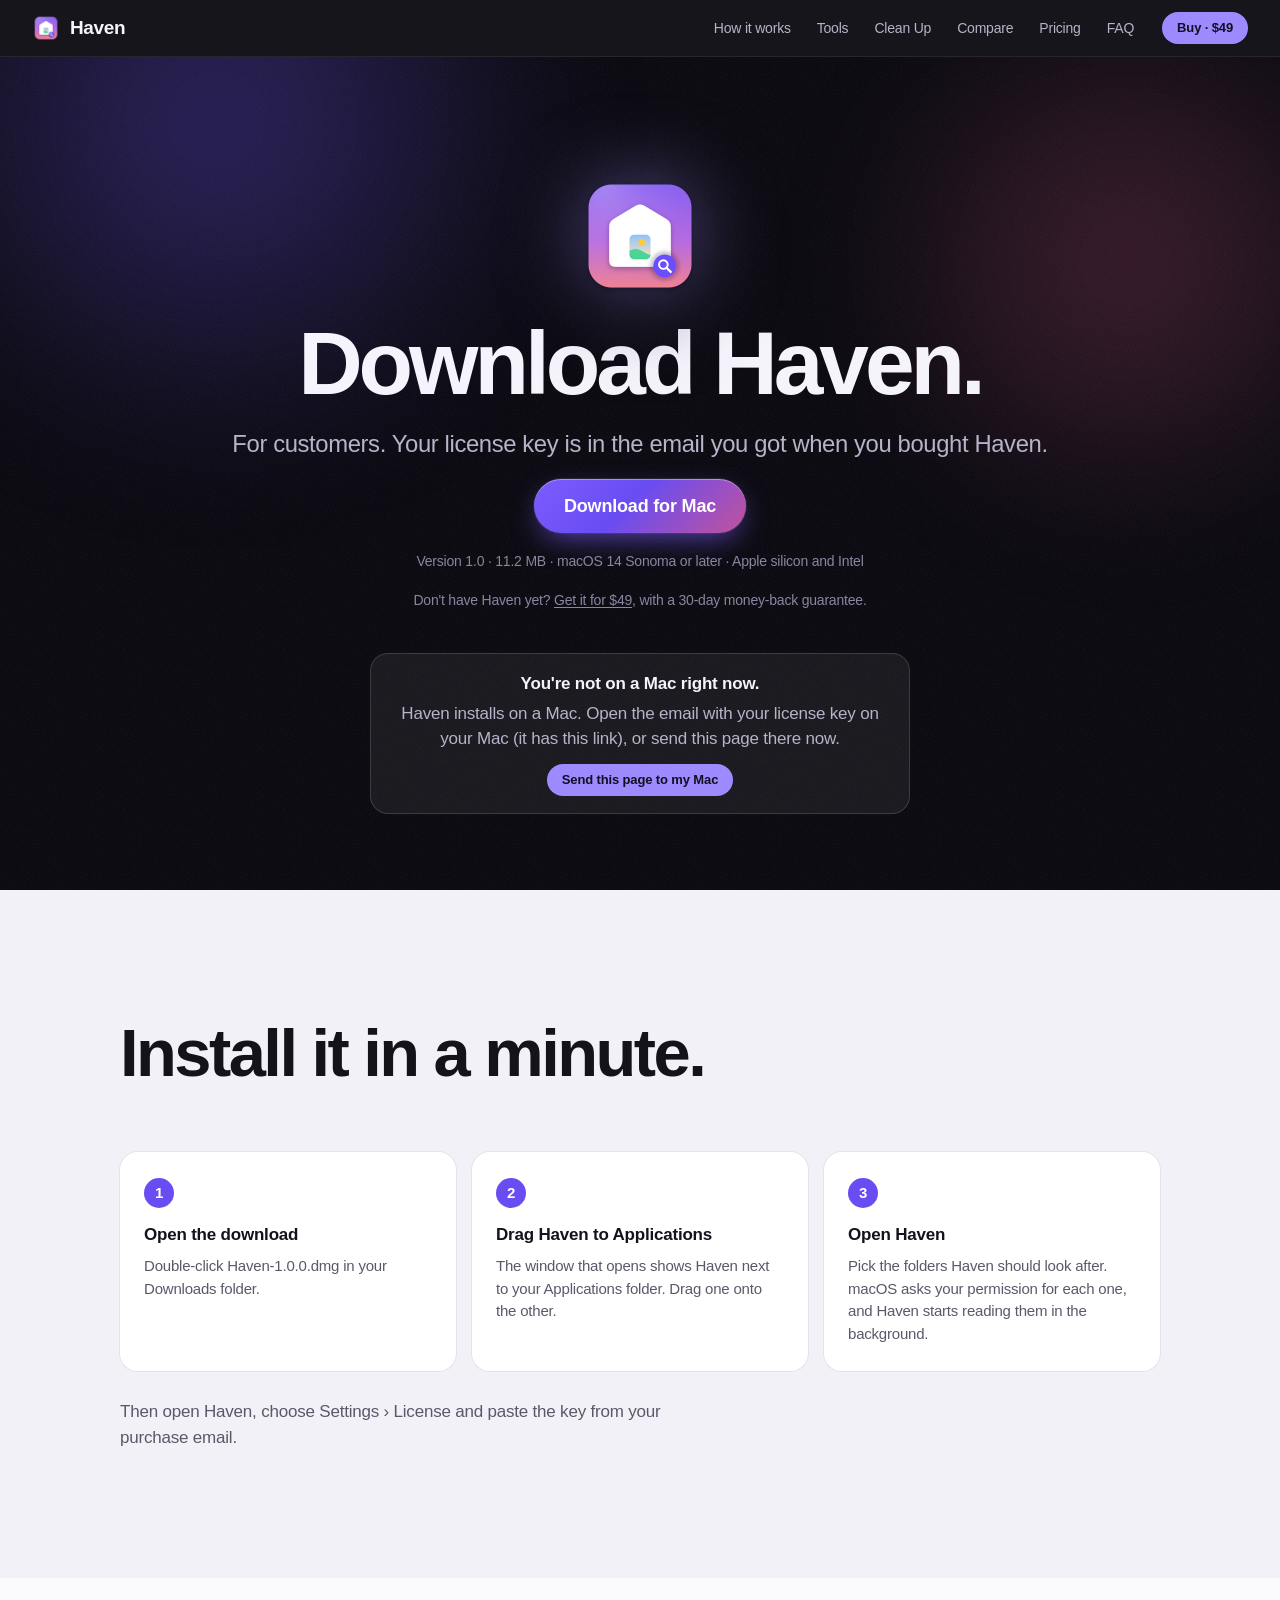
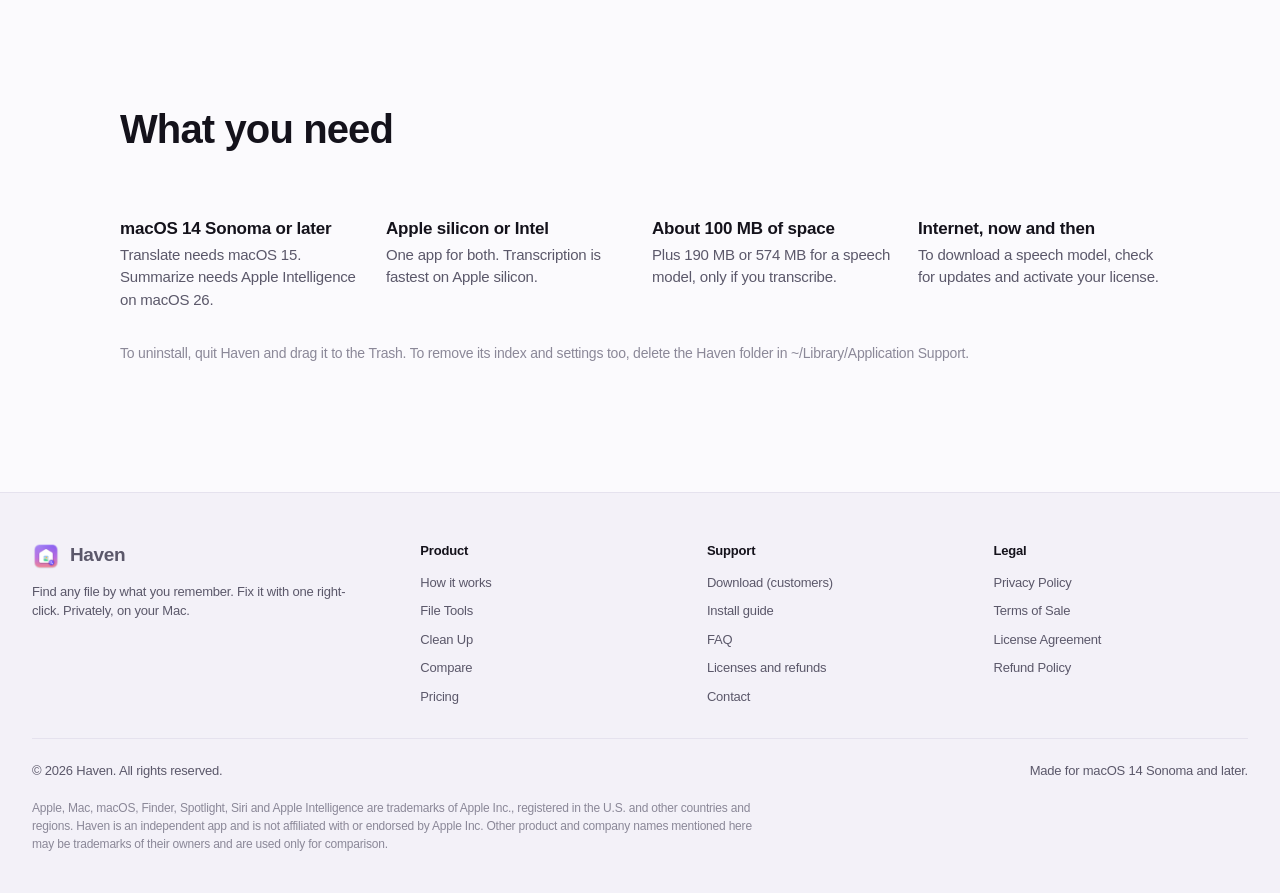
<file: website/download.html>
<!doctype html>
<html lang="en">
<head>
<meta charset="utf-8">
<meta name="viewport" content="width=device-width, initial-scale=1, viewport-fit=cover">
<title>Download Haven</title>
<meta name="claude:viewport-fit-sides" content="cover">
<meta name="description" content="Download Haven for Mac (customers). macOS 14 Sonoma or later, Apple silicon and Intel.">
<meta property="og:type" content="website">
<meta property="og:title" content="Download Haven for Mac">
<meta property="og:description" content="Download Haven for Mac (customers). macOS 14 Sonoma or later, Apple silicon and Intel.">
<meta property="og:image" content="assets/img/og.png">
<meta name="twitter:card" content="summary_large_image">
<link rel="icon" type="image/png" href="assets/img/icon-64.png">
<link rel="apple-touch-icon" href="assets/img/apple-touch-icon.png">
<link rel="stylesheet" href="assets/site.css">
</head>
<body>
<svg width="0" height="0" style="position:absolute" aria-hidden="true">
  <defs>
    <symbol id="i-search" viewBox="0 0 24 24" fill="none" stroke="currentColor" stroke-width="1.9" stroke-linecap="round" stroke-linejoin="round"><circle cx="11" cy="11" r="6.5"/><path d="M16 16l4.5 4.5"/></symbol>
    <symbol id="i-home" viewBox="0 0 24 24" fill="none" stroke="currentColor" stroke-width="1.8" stroke-linecap="round" stroke-linejoin="round"><path d="M4 10.5L12 4l8 6.5V19a1.5 1.5 0 0 1-1.5 1.5h-13A1.5 1.5 0 0 1 4 19z"/><path d="M9.5 20.5V14h5v6.5"/></symbol>
    <symbol id="i-clock" viewBox="0 0 24 24" fill="none" stroke="currentColor" stroke-width="1.8" stroke-linecap="round" stroke-linejoin="round"><circle cx="12" cy="12" r="8.5"/><path d="M12 7.5V12l3 2"/></symbol>
    <symbol id="i-photo" viewBox="0 0 24 24" fill="none" stroke="currentColor" stroke-width="1.8" stroke-linecap="round" stroke-linejoin="round"><rect x="3.5" y="5" width="17" height="14" rx="2.5"/><circle cx="9" cy="10" r="1.6"/><path d="M4 17l5-4.5 3.5 3 3-2.5 4.5 4"/></symbol>
    <symbol id="i-film" viewBox="0 0 24 24" fill="none" stroke="currentColor" stroke-width="1.8" stroke-linecap="round" stroke-linejoin="round"><rect x="3.5" y="5" width="17" height="14" rx="2.5"/><path d="M10.2 9.4v5.2l4.4-2.6z" fill="currentColor"/></symbol>
    <symbol id="i-music" viewBox="0 0 24 24" fill="none" stroke="currentColor" stroke-width="1.8" stroke-linecap="round" stroke-linejoin="round"><path d="M9 18V6.5l10-2V16"/><circle cx="6.8" cy="18" r="2.2"/><circle cx="16.8" cy="16" r="2.2"/></symbol>
    <symbol id="i-doc" viewBox="0 0 24 24" fill="none" stroke="currentColor" stroke-width="1.8" stroke-linecap="round" stroke-linejoin="round"><path d="M7 3.5h7l4.5 4.5v11a1.5 1.5 0 0 1-1.5 1.5H7A1.5 1.5 0 0 1 5.5 19V5A1.5 1.5 0 0 1 7 3.5z"/><path d="M13.5 3.5v5h5M8.5 12.5h7M8.5 16h5"/></symbol>
    <symbol id="i-archive" viewBox="0 0 24 24" fill="none" stroke="currentColor" stroke-width="1.8" stroke-linecap="round" stroke-linejoin="round"><rect x="3.5" y="4.5" width="17" height="4.5" rx="1.2"/><path d="M5 9v9.5A1.5 1.5 0 0 0 6.5 20h11a1.5 1.5 0 0 0 1.5-1.5V9M10 13h4"/></symbol>
    <symbol id="i-apps" viewBox="0 0 24 24" fill="none" stroke="currentColor" stroke-width="1.8" stroke-linecap="round" stroke-linejoin="round"><rect x="4" y="4" width="7" height="7" rx="1.8"/><rect x="13" y="4" width="7" height="7" rx="1.8"/><rect x="4" y="13" width="7" height="7" rx="1.8"/><rect x="13" y="13" width="7" height="7" rx="1.8"/></symbol>
    <symbol id="i-download" viewBox="0 0 24 24" fill="none" stroke="currentColor" stroke-width="1.8" stroke-linecap="round" stroke-linejoin="round"><circle cx="12" cy="12" r="8.5"/><path d="M12 7.5v8M8.5 12.5L12 16l3.5-3.5"/></symbol>
    <symbol id="i-tools" viewBox="0 0 24 24" fill="none" stroke="currentColor" stroke-width="1.8" stroke-linecap="round" stroke-linejoin="round"><path d="M14.7 6.3a1 1 0 0 0 0 1.4l1.6 1.6a1 1 0 0 0 1.4 0l3.3-3.3a6 6 0 0 1-7.9 7.9l-6.5 6.5a2.1 2.1 0 0 1-3-3l6.5-6.5a6 6 0 0 1 7.9-7.9z"/></symbol>
    <symbol id="i-dup" viewBox="0 0 24 24" fill="none" stroke="currentColor" stroke-width="1.8" stroke-linecap="round" stroke-linejoin="round"><rect x="8" y="8" width="12" height="12" rx="2.5"/><path d="M16 8V6.5A2.5 2.5 0 0 0 13.5 4h-7A2.5 2.5 0 0 0 4 6.5v7A2.5 2.5 0 0 0 6.5 16H8"/></symbol>
    <symbol id="i-sparkle" viewBox="0 0 24 24" fill="none" stroke="currentColor" stroke-width="1.8" stroke-linecap="round" stroke-linejoin="round"><path d="M11 3.5l1.9 5.1 5.1 1.9-5.1 1.9-1.9 5.1-1.9-5.1L4 10.5l5.1-1.9z"/><path d="M18 15l.8 2 2 .8-2 .8-.8 2-.8-2-2-.8 2-.8z"/></symbol>
    <symbol id="i-pie" viewBox="0 0 24 24" fill="none" stroke="currentColor" stroke-width="1.8" stroke-linecap="round" stroke-linejoin="round"><circle cx="12" cy="12" r="8.5"/><path d="M12 3.5V12l6 6"/></symbol>
    <symbol id="i-lock" viewBox="0 0 24 24" fill="none" stroke="currentColor" stroke-width="1.8" stroke-linecap="round" stroke-linejoin="round"><rect x="5" y="10.5" width="14" height="10" rx="2.2"/><path d="M8.5 10.5V8a3.5 3.5 0 0 1 7 0v2.5"/></symbol>
    <symbol id="i-sign" viewBox="0 0 24 24" fill="none" stroke="currentColor" stroke-width="1.8" stroke-linecap="round" stroke-linejoin="round"><path d="M3.5 15.5c2.5-.5 4-6 6-9.5 1-1.7 2.6-1.3 2 1-.7 2.8-2.7 7.3-1.6 8.3 1 .9 2.5-2.3 3.6-2.3 1 0 .4 2 1.5 2.1 1 .1 2-1.3 3.5-1.6"/><path d="M3.5 20h17"/></symbol>
    <symbol id="i-cutout" viewBox="0 0 24 24" fill="none" stroke="currentColor" stroke-width="1.8" stroke-linecap="round" stroke-linejoin="round"><rect x="3.5" y="4.5" width="17" height="15" rx="2.5"/><circle cx="12" cy="10.5" r="2.8"/><path d="M7 19.5c.8-2.6 2.8-4 5-4s4.2 1.4 5 4"/></symbol>
    <symbol id="i-compress" viewBox="0 0 24 24" fill="none" stroke="currentColor" stroke-width="1.8" stroke-linecap="round" stroke-linejoin="round"><path d="M4 9.5h5.5V4M20 14.5h-5.5V20M9.5 9.5L4 4M14.5 14.5L20 20"/></symbol>
    <symbol id="i-captions" viewBox="0 0 24 24" fill="none" stroke="currentColor" stroke-width="1.8" stroke-linecap="round" stroke-linejoin="round"><path d="M5 5.5h14a1.5 1.5 0 0 1 1.5 1.5v8.5A1.5 1.5 0 0 1 19 17h-8l-4.5 3.5V17H5a1.5 1.5 0 0 1-1.5-1.5V7A1.5 1.5 0 0 1 5 5.5z"/><path d="M7.5 10h4M13.5 10h3M7.5 13h2.5M12 13h4.5"/></symbol>
    <symbol id="i-merge" viewBox="0 0 24 24" fill="none" stroke="currentColor" stroke-width="1.8" stroke-linecap="round" stroke-linejoin="round"><path d="M8.5 3.5h-2A1.5 1.5 0 0 0 5 5v9a1.5 1.5 0 0 0 1.5 1.5h2"/><path d="M15.5 3.5h2A1.5 1.5 0 0 1 19 5v9a1.5 1.5 0 0 1-1.5 1.5h-2"/><path d="M12 6v14M9 17l3 3 3-3"/></symbol>
    <symbol id="i-locoff" viewBox="0 0 24 24" fill="none" stroke="currentColor" stroke-width="1.8" stroke-linecap="round" stroke-linejoin="round"><path d="M19.5 4.5L4.5 11l6.5 2 2 6.5z"/><path d="M3.5 3.5l17 17"/></symbol>
    <symbol id="i-check" viewBox="0 0 24 24" fill="none" stroke="currentColor" stroke-width="2.2" stroke-linecap="round" stroke-linejoin="round"><path d="M5 12.5l4.5 4.5L19 7.5"/></symbol>
    <symbol id="i-shield" viewBox="0 0 24 24" fill="none" stroke="currentColor" stroke-width="1.8" stroke-linecap="round" stroke-linejoin="round"><path d="M12 3.5l7 2.8v5.2c0 4.3-3 7.8-7 9-4-1.2-7-4.7-7-9V6.3z"/><path d="M8.8 12l2.3 2.3 4.2-4.6"/></symbol>
    <symbol id="i-tray" viewBox="0 0 24 24" fill="none" stroke="currentColor" stroke-width="1.8" stroke-linecap="round" stroke-linejoin="round"><path d="M3.5 13.5l2.4-7.2a1.5 1.5 0 0 1 1.4-1h9.4a1.5 1.5 0 0 1 1.4 1l2.4 7.2v4.7a1.5 1.5 0 0 1-1.5 1.5h-14a1.5 1.5 0 0 1-1.5-1.5z"/><path d="M3.5 13.5H8l1.5 2.5h5l1.5-2.5h4.5"/></symbol>
    <symbol id="i-stack" viewBox="0 0 24 24" fill="none" stroke="currentColor" stroke-width="1.8" stroke-linecap="round" stroke-linejoin="round"><path d="M12 4l8.5 4.5L12 13 3.5 8.5z"/><path d="M3.5 12.5L12 17l8.5-4.5M3.5 16.5L12 21l8.5-4.5"/></symbol>
    <symbol id="i-jump" viewBox="0 0 24 24" fill="none" stroke="currentColor" stroke-width="1.8" stroke-linecap="round" stroke-linejoin="round"><path d="M3.5 7A1.5 1.5 0 0 1 5 5.5h4l2 2h8A1.5 1.5 0 0 1 20.5 9v9a1.5 1.5 0 0 1-1.5 1.5H5A1.5 1.5 0 0 1 3.5 18z"/><path d="M9.5 13.5h6.5M13.5 11l2.5 2.5-2.5 2.5"/></symbol>
    <symbol id="i-menubar" viewBox="0 0 24 24" fill="none" stroke="currentColor" stroke-width="1.8" stroke-linecap="round" stroke-linejoin="round"><path d="M3.5 5h17"/><rect x="11" y="8" width="9.5" height="11" rx="2"/><path d="M13.5 11.5h4.5M13.5 15h3"/></symbol>
    <symbol id="i-rules" viewBox="0 0 24 24" fill="none" stroke="currentColor" stroke-width="1.8" stroke-linecap="round" stroke-linejoin="round"><circle cx="6" cy="6" r="2"/><circle cx="6" cy="18" r="2"/><circle cx="18" cy="12" r="2"/><path d="M8 6h2.5a3 3 0 0 1 3 3 3 3 0 0 0 2.5 3M8 18h2.5a3 3 0 0 0 3-3 3 3 0 0 1 2.5-3"/></symbol>
    <symbol id="i-rename" viewBox="0 0 24 24" fill="none" stroke="currentColor" stroke-width="1.8" stroke-linecap="round" stroke-linejoin="round"><path d="M3.5 17.5l4-11 4 11M5 13.5h5"/><path d="M14.5 5.5h5M17 5.5v13M14.5 18.5h5"/></symbol>
    <symbol id="i-cmd" viewBox="0 0 24 24" fill="none" stroke="currentColor" stroke-width="1.8" stroke-linecap="round" stroke-linejoin="round"><path d="M9 9h6v6H9zM9 9V6.5A2.5 2.5 0 1 0 6.5 9H9M15 9V6.5A2.5 2.5 0 1 1 17.5 9H15M15 15v2.5a2.5 2.5 0 1 0 2.5-2.5H15M9 15v2.5A2.5 2.5 0 1 1 6.5 15H9"/></symbol>
    <symbol id="i-trash" viewBox="0 0 24 24" fill="none" stroke="currentColor" stroke-width="1.8" stroke-linecap="round" stroke-linejoin="round"><path d="M4.5 7h15M9.5 7V5a1 1 0 0 1 1-1h3a1 1 0 0 1 1 1v2M6.5 7l.8 12a1.5 1.5 0 0 0 1.5 1.4h6.4a1.5 1.5 0 0 0 1.5-1.4l.8-12"/></symbol>
    <symbol id="i-undo" viewBox="0 0 24 24" fill="none" stroke="currentColor" stroke-width="1.8" stroke-linecap="round" stroke-linejoin="round"><path d="M9 5.5L5 9.5l4 4"/><path d="M5 9.5h9.5a5 5 0 0 1 0 10H11"/></symbol>
    <symbol id="i-cpu" viewBox="0 0 24 24" fill="none" stroke="currentColor" stroke-width="1.8" stroke-linecap="round" stroke-linejoin="round"><rect x="6.5" y="6.5" width="11" height="11" rx="2"/><path d="M9.5 3.5v3M14.5 3.5v3M9.5 17.5v3M14.5 17.5v3M3.5 9.5h3M3.5 14.5h3M17.5 9.5h3M17.5 14.5h3"/></symbol>
    <symbol id="i-wave" viewBox="0 0 24 24" fill="none" stroke="currentColor" stroke-width="1.8" stroke-linecap="round" stroke-linejoin="round"><path d="M4 11v2M7.5 8.5v7M11 5.5v13M14.5 8v8M18 10v4M21 11.2v1.6"/></symbol>
    <symbol id="i-translate" viewBox="0 0 24 24" fill="none" stroke="currentColor" stroke-width="1.8" stroke-linecap="round" stroke-linejoin="round"><path d="M3.5 5.5h9M8 3.5v2M11 5.5c-.6 3.2-2.8 6.3-6.5 8M5.8 8.5c1.1 2.1 3 3.8 5.4 4.8"/><path d="M12.5 20.5l3.8-9 3.8 9M13.8 17.5h5"/></symbol>
    <symbol id="i-lines" viewBox="0 0 24 24" fill="none" stroke="currentColor" stroke-width="1.8" stroke-linecap="round" stroke-linejoin="round"><path d="M5 6h14M5 10h14M5 14h9M5 18h6"/></symbol>
    <symbol id="i-bolt" viewBox="0 0 24 24" fill="none" stroke="currentColor" stroke-width="1.8" stroke-linecap="round" stroke-linejoin="round"><path d="M13 3.5L5.5 13.5H12l-1 7 7.5-10H12z"/></symbol>
    <symbol id="i-refresh" viewBox="0 0 24 24" fill="none" stroke="currentColor" stroke-width="1.8" stroke-linecap="round" stroke-linejoin="round"><path d="M19.5 12a7.5 7.5 0 1 1-2.2-5.3M19.5 4.5v4h-4"/></symbol>
    <symbol id="i-box" viewBox="0 0 24 24" fill="none" stroke="currentColor" stroke-width="1.8" stroke-linecap="round" stroke-linejoin="round"><path d="M12 3.5l8 4v9l-8 4-8-4v-9z"/><path d="M4 7.5l8 4 8-4M12 11.5v9"/></symbol>
    <symbol id="i-shot" viewBox="0 0 24 24" fill="none" stroke="currentColor" stroke-width="1.8" stroke-linecap="round" stroke-linejoin="round"><path d="M4 8.5V6a1.5 1.5 0 0 1 1.5-1.5H8M16 4.5h2.5A1.5 1.5 0 0 1 20 6v2.5M20 15.5V18a1.5 1.5 0 0 1-1.5 1.5H16M8 19.5H5.5A1.5 1.5 0 0 1 4 18v-2.5"/><circle cx="12" cy="12" r="3"/></symbol>
    <symbol id="i-laptop" viewBox="0 0 24 24" fill="none" stroke="currentColor" stroke-width="1.8" stroke-linecap="round" stroke-linejoin="round"><rect x="5" y="5" width="14" height="10" rx="1.5"/><path d="M2.5 18.5h19"/></symbol>
    <symbol id="i-infinity" viewBox="0 0 24 24" fill="none" stroke="currentColor" stroke-width="1.8" stroke-linecap="round" stroke-linejoin="round"><path d="M7.5 9a3 3 0 1 0 0 6c3.5 0 5.5-6 9-6a3 3 0 1 1 0 6c-3.5 0-5.5-6-9-6z"/></symbol>
    <symbol id="i-help" viewBox="0 0 24 24" fill="none" stroke="currentColor" stroke-width="1.8" stroke-linecap="round" stroke-linejoin="round"><circle cx="12" cy="12" r="8.5"/><circle cx="12" cy="12" r="3.5"/><path d="M6 6l3.5 3.5M14.5 14.5L18 18M18 6l-3.5 3.5M9.5 14.5L6 18"/></symbol>
    <symbol id="i-lr" viewBox="0 0 24 24" fill="none" stroke="currentColor" stroke-width="2" stroke-linecap="round" stroke-linejoin="round"><path d="M9 7l-4 5 4 5M15 7l4 5-4 5"/></symbol>
    <symbol id="i-globe" viewBox="0 0 24 24" fill="none" stroke="currentColor" stroke-width="1.8" stroke-linecap="round" stroke-linejoin="round"><circle cx="12" cy="12" r="8.5"/><path d="M3.5 12h17M12 3.5c2.4 2.4 3.5 5.3 3.5 8.5s-1.1 6.1-3.5 8.5c-2.4-2.4-3.5-5.3-3.5-8.5S9.6 5.9 12 3.5z"/></symbol>
    <symbol id="i-share" viewBox="0 0 24 24" fill="none" stroke="currentColor" stroke-width="1.8" stroke-linecap="round" stroke-linejoin="round"><path d="M12 14.5v-11M8 7l4-3.5L16 7"/><path d="M8 10.5H6.5A1.5 1.5 0 0 0 5 12v6.5A1.5 1.5 0 0 0 6.5 20h11a1.5 1.5 0 0 0 1.5-1.5V12a1.5 1.5 0 0 0-1.5-1.5H16"/></symbol>
    <symbol id="i-disk" viewBox="0 0 24 24" fill="none" stroke="currentColor" stroke-width="1.8" stroke-linecap="round" stroke-linejoin="round"><rect x="3.5" y="6" width="17" height="12" rx="2.5"/><path d="M7 14.5h.01M10 14.5h7"/></symbol>
    <symbol id="i-x" viewBox="0 0 24 24" fill="none" stroke="currentColor" stroke-width="1.8" stroke-linecap="round" stroke-linejoin="round"><path d="M6.5 6.5l11 11M17.5 6.5l-11 11"/></symbol>
    <symbol id="i-wifi" viewBox="0 0 24 24" fill="none" stroke="currentColor" stroke-width="1.8" stroke-linecap="round" stroke-linejoin="round"><path d="M3.5 9.5a12 12 0 0 1 17 0M6.5 12.6a7.8 7.8 0 0 1 11 0M9.4 15.6a3.6 3.6 0 0 1 5.2 0"/><circle cx="12" cy="18.6" r="1.1" fill="currentColor" stroke="none"/></symbol>
    <symbol id="i-brief" viewBox="0 0 24 24" fill="none" stroke="currentColor" stroke-width="1.8" stroke-linecap="round" stroke-linejoin="round"><rect x="3.5" y="7.5" width="17" height="12" rx="2"/><path d="M9 7.5V6a1.5 1.5 0 0 1 1.5-1.5h3A1.5 1.5 0 0 1 15 6v1.5M3.5 12.5h17"/></symbol>
    <symbol id="i-cap" viewBox="0 0 24 24" fill="none" stroke="currentColor" stroke-width="1.8" stroke-linecap="round" stroke-linejoin="round"><path d="M2.5 9.5L12 5l9.5 4.5L12 14z"/><path d="M6.5 11.5v4c0 1.4 2.5 2.5 5.5 2.5s5.5-1.1 5.5-2.5v-4M21.5 9.5v5"/></symbol>
    <symbol id="i-heart" viewBox="0 0 24 24" fill="none" stroke="currentColor" stroke-width="1.8" stroke-linecap="round" stroke-linejoin="round"><path d="M12 19.5s-7.5-4.5-7.5-10A4.2 4.2 0 0 1 12 7a4.2 4.2 0 0 1 7.5 2.5c0 5.5-7.5 10-7.5 10z"/></symbol>
    <symbol id="i-store" viewBox="0 0 24 24" fill="none" stroke="currentColor" stroke-width="1.8" stroke-linecap="round" stroke-linejoin="round"><path d="M4 9.5l1.5-5h13l1.5 5M4 9.5h16v1a2.7 2.7 0 0 1-5.3 0 2.7 2.7 0 0 1-5.4 0A2.7 2.7 0 0 1 4 10.5z"/><path d="M5.5 12.5v7h13v-7M10 19.5v-4h4v4"/></symbol>
    <symbol id="i-clap" viewBox="0 0 24 24" fill="none" stroke="currentColor" stroke-width="1.8" stroke-linecap="round" stroke-linejoin="round"><rect x="3.5" y="9" width="17" height="10.5" rx="2"/><path d="M3.5 9l15-4 1 3.5M8 7.8l2.5 2.7M13 6.5l2.5 2.7"/></symbol>
    <symbol id="i-play" viewBox="0 0 24 24" fill="currentColor"><path d="M8 5.6v12.8a1 1 0 0 0 1.5.86l10.6-6.4a1 1 0 0 0 0-1.72L9.5 4.74A1 1 0 0 0 8 5.6z"/></symbol>
    <symbol id="i-arrow" viewBox="0 0 24 24" fill="none" stroke="currentColor" stroke-width="1.8" stroke-linecap="round" stroke-linejoin="round"><path d="M12 5v14M6.5 13.5L12 19l5.5-5.5"/></symbol>
    <symbol id="i-cursor" viewBox="0 0 24 24" fill="none" stroke="currentColor" stroke-width="1.8" stroke-linecap="round" stroke-linejoin="round"><path d="M5.5 3.5l12.5 7-5.8 1.6-2.6 5.9z"/></symbol>
    <symbol id="i-chev" viewBox="0 0 24 24" fill="none" stroke="currentColor" stroke-width="1.8" stroke-linecap="round" stroke-linejoin="round"><path d="M9.5 6l6 6-6 6"/></symbol>
  </defs>
</svg>

<header class="gnav" id="top">
  <div class="wrap-wide gnav-in">
    <a class="brand" href="index.html"><img src="assets/img/icon-64.png" alt="" width="28" height="28">Haven</a>
    <ul class="gnav-links">
      <li><a href="index.html#how">How it works</a></li>
      <li><a href="index.html#tools">Tools</a></li>
      <li><a href="index.html#cleanup">Clean Up</a></li>
      <li><a href="compare.html">Compare</a></li>
      <li><a href="pricing.html">Pricing</a></li>
      <li><a href="faq.html">FAQ</a></li>
    </ul>
    <div class="gnav-cta">
      <a class="btn btn-sm" href="index.html#buy">Buy · $49</a>
    </div>
    <button class="menu-btn" type="button" aria-label="Menu" aria-expanded="false" aria-controls="menu-sheet"><span></span><span></span></button>
    <div class="menu-sheet" id="menu-sheet">
      <ul class="wrap-wide">
        <li><a href="index.html#how">How it works</a></li>
        <li><a href="index.html#tools">Tools</a></li>
        <li><a href="index.html#cleanup">Clean Up</a></li>
        <li><a href="compare.html">Compare</a></li>
        <li><a href="pricing.html">Pricing</a></li>
        <li><a href="faq.html">FAQ</a></li>
        <li><a href="index.html#buy">Buy Haven · $49</a></li>
      </ul>
    </div>
  </div>
</header>

<main>
  <section class="night page-hero center" aria-labelledby="dl-title">
    <div class="aurora soft" aria-hidden="true"><i></i><i></i></div>
    <div class="wrap">
      <img class="dl-icon" src="assets/img/icon-256.png" width="128" height="128" alt="Haven app icon" style="margin-inline:auto">
      <h1 class="h1" id="dl-title">Download Haven.</h1>
      <p class="lead">For customers. Your license key is in the email you got when you bought Haven.</p>
      <div class="cta-row"><a class="btn btn-glow btn-lg" href="#install" data-dmg>Download for Mac</a></div>
      <p class="fine">Version 1.0 · 11.2 MB · macOS 14 Sonoma or later · Apple silicon and Intel</p>
      <p class="fine">Don't have Haven yet? <a href="pricing.html">Get it for $49</a>, with a 30-day money-back guarantee.</p>
      <div class="away-note away-only">
        <b>You're not on a Mac right now.</b>
        <p>Haven installs on a Mac. Open the email with your license key on your Mac (it has this link), or send this page there now.</p>
        <button class="btn btn-sm" type="button" data-send>Send this page to my Mac</button>
      </div>
    </div>
  </section>

  <section class="sec band" id="install" aria-labelledby="install-title">
    <div class="wrap">
      <div class="sec-head"><h2 class="h2" id="install-title">Install it in a minute.</h2></div>
      <div class="steps">
        <div class="step"><b>Open the download</b><p>Double-click Haven-1.0.0.dmg in your Downloads folder.</p></div>
        <div class="step"><b>Drag Haven to Applications</b><p>The window that opens shows Haven next to your Applications folder. Drag one onto the other.</p></div>
        <div class="step"><b>Open Haven</b><p>Pick the folders Haven should look after. macOS asks your permission for each one, and Haven starts reading them in the background.</p></div>
      </div>
      <p class="copy" style="margin-top:28px">Then open Haven, choose Settings › License and paste the key from your purchase email.</p>
    </div>
  </section>

  <section class="sec" aria-labelledby="req-title">
    <div class="wrap">
      <div class="sec-head"><h2 class="h3" style="font-size:clamp(1.75rem,1.3rem + 1.6vw,2.5rem)" id="req-title">What you need</h2></div>
      <div class="reqs">
        <div><b>macOS 14 Sonoma or later</b><span>Translate needs macOS 15. Summarize needs Apple Intelligence on macOS 26.</span></div>
        <div><b>Apple silicon or Intel</b><span>One app for both. Transcription is fastest on Apple silicon.</span></div>
        <div><b>About 100 MB of space</b><span>Plus 190 MB or 574 MB for a speech model, only if you transcribe.</span></div>
        <div><b>Internet, now and then</b><span>To download a speech model, check for updates and activate your license.</span></div>
      </div>
      <p class="fine" style="margin-top:32px">To uninstall, quit Haven and drag it to the Trash. To remove its index and settings too, delete the Haven folder in ~/Library/Application Support.</p>
    </div>
  </section>
</main>

<footer class="foot">
  <div class="wrap-wide">
    <div class="foot-top">
      <div class="foot-brand">
        <a class="brand" href="index.html"><img src="assets/img/icon-64.png" alt="" width="28" height="28">Haven</a>
        <p>Find any file by what you remember. Fix it with one right-click. Privately, on your Mac.</p>
      </div>
      <div>
        <h4>Product</h4>
        <ul>
          <li><a href="index.html#how">How it works</a></li>
          <li><a href="index.html#tools">File Tools</a></li>
          <li><a href="index.html#cleanup">Clean Up</a></li>
          <li><a href="compare.html">Compare</a></li>
          <li><a href="pricing.html">Pricing</a></li>
        </ul>
      </div>
      <div>
        <h4>Support</h4>
        <ul>
          <li><a href="download.html">Download (customers)</a></li>
          <li><a href="download.html#install">Install guide</a></li>
          <li><a href="faq.html">FAQ</a></li>
          <li><a href="faq.html#licenses">Licenses and refunds</a></li>
          <li><a href="faq.html#contact">Contact</a></li>
        </ul>
      </div>
      <div>
        <h4>Legal</h4>
        <ul>
          <li><a href="privacy.html">Privacy Policy</a></li>
          <li><a href="terms.html">Terms of Sale</a></li>
          <li><a href="terms.html#license">License Agreement</a></li>
          <li><a href="terms.html#refunds">Refund Policy</a></li>
        </ul>
      </div>
    </div>
    <div class="foot-bottom">
      <span>© 2026 Haven. All rights reserved.</span>
      <span>Made for macOS 14 Sonoma and later.</span>
    </div>
    <p class="foot-legal">Apple, Mac, macOS, Finder, Spotlight, Siri and Apple Intelligence are trademarks of Apple Inc., registered in the U.S. and other countries and regions. Haven is an independent app and is not affiliated with or endorsed by Apple Inc. Other product and company names mentioned here may be trademarks of their owners and are used only for comparison.</p>
  </div>
</footer>

<div class="buybar" id="buybar"><span data-away="<b>$49 once</b> · install on your Mac later"><b>Haven</b> · $49 once · 30-day guarantee</span><a class="btn btn-sm" href="pricing.html#plans">Buy</a></div>
<div class="toast" id="toast" role="status" aria-live="polite"></div>

<script src="assets/config.js"></script>
<script src="assets/site.js"></script>
</body>
</html>
</file>
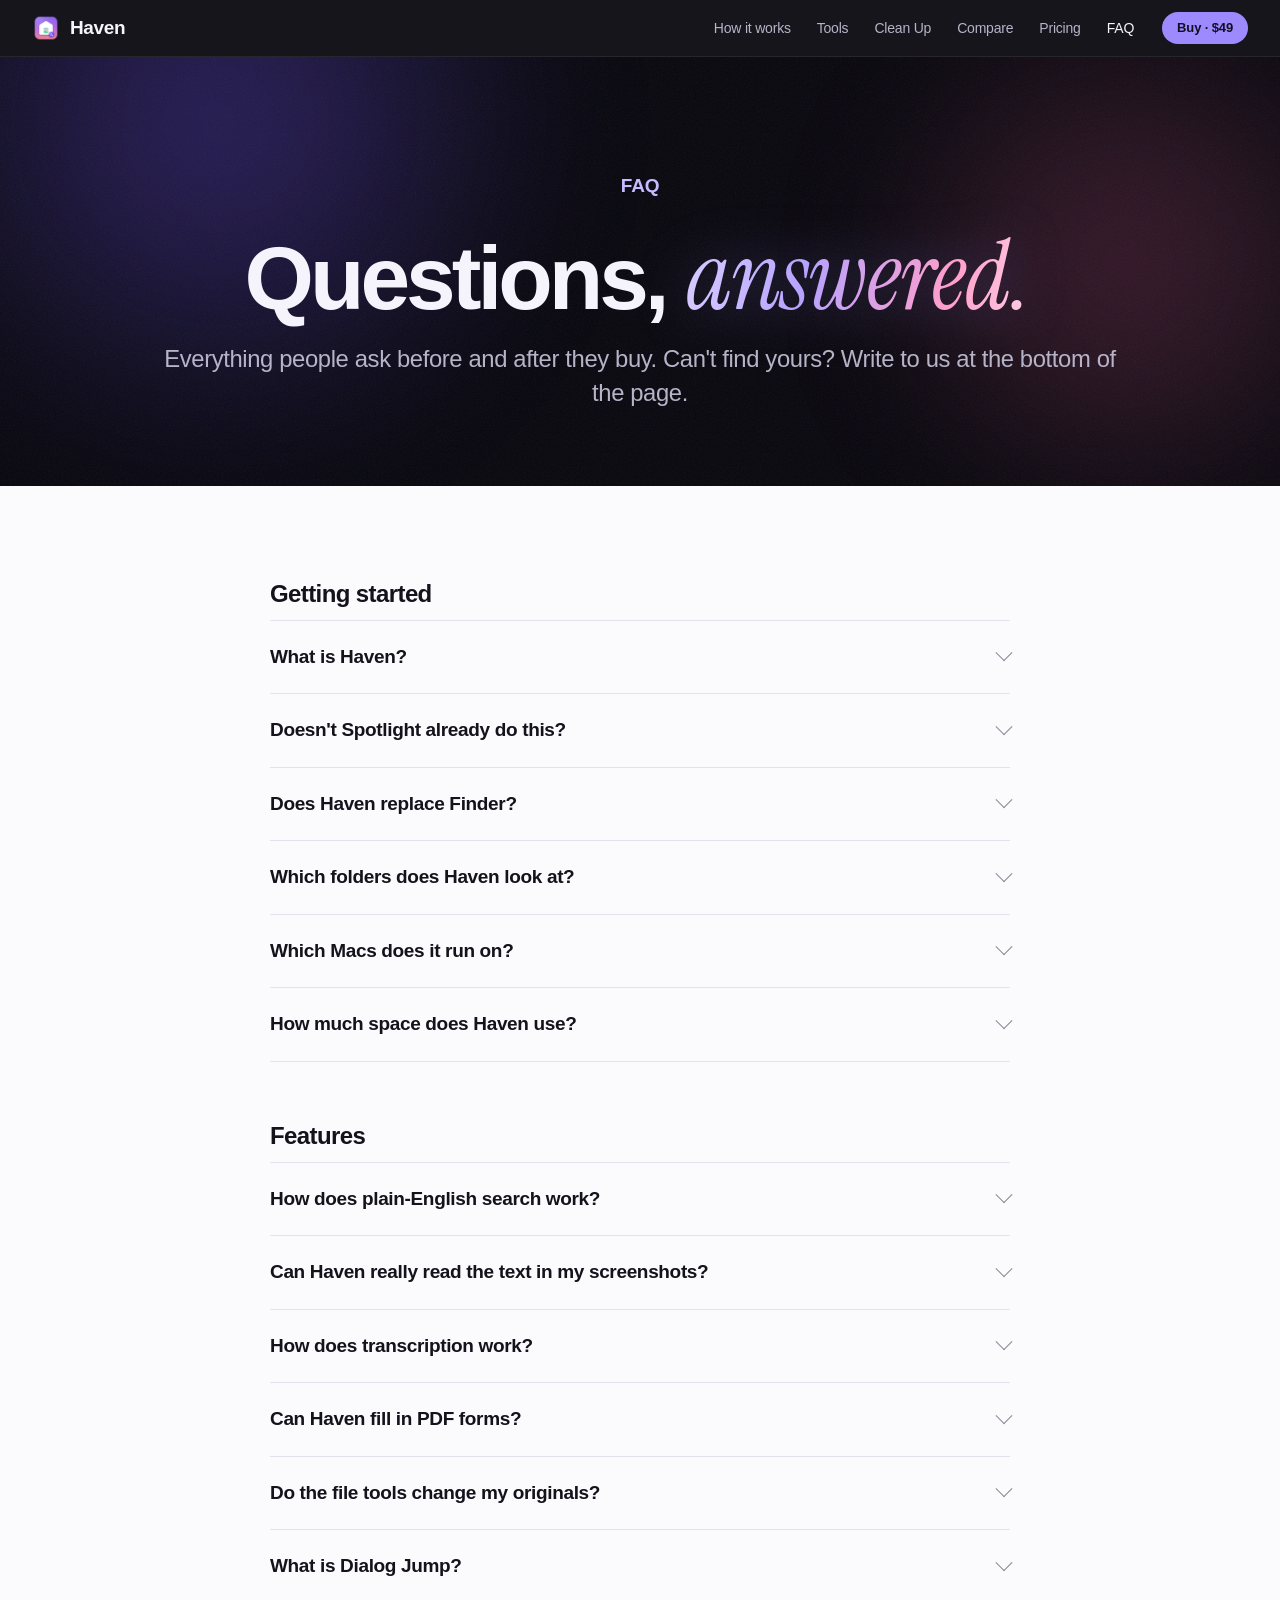
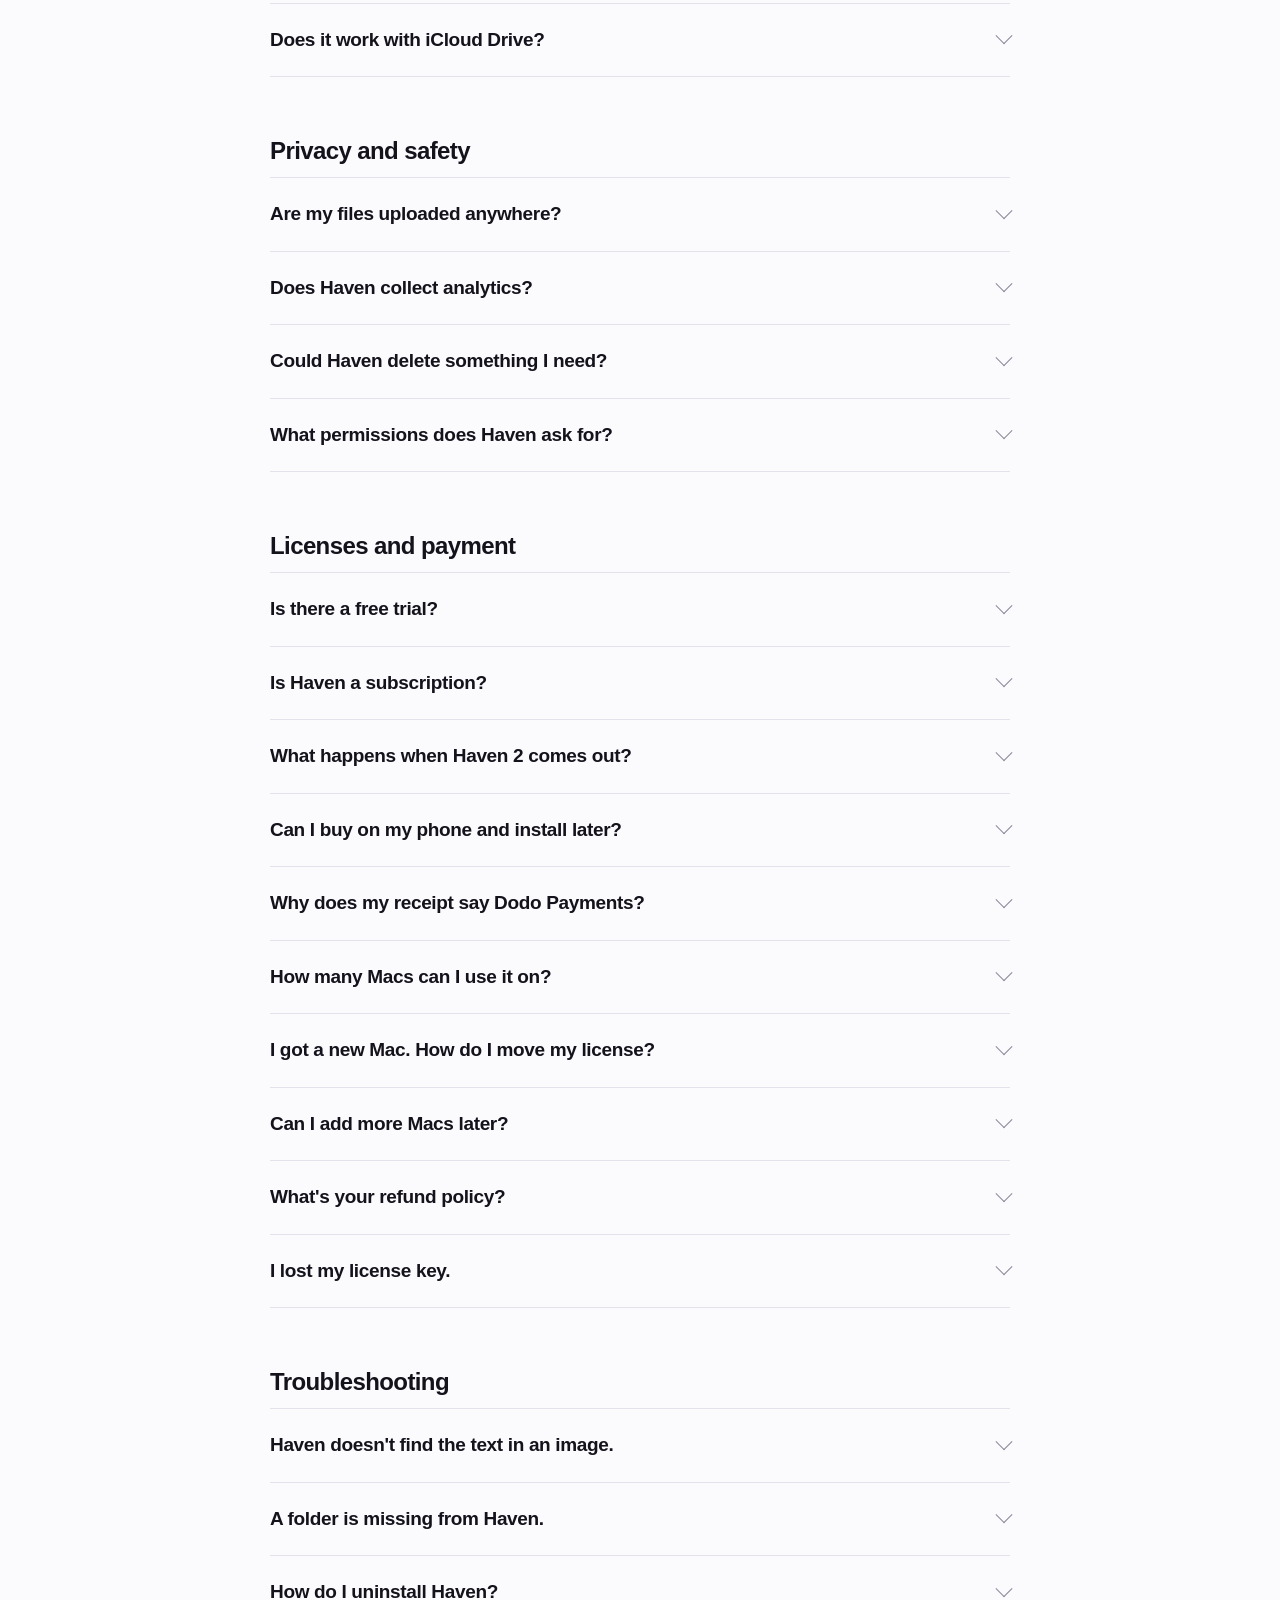
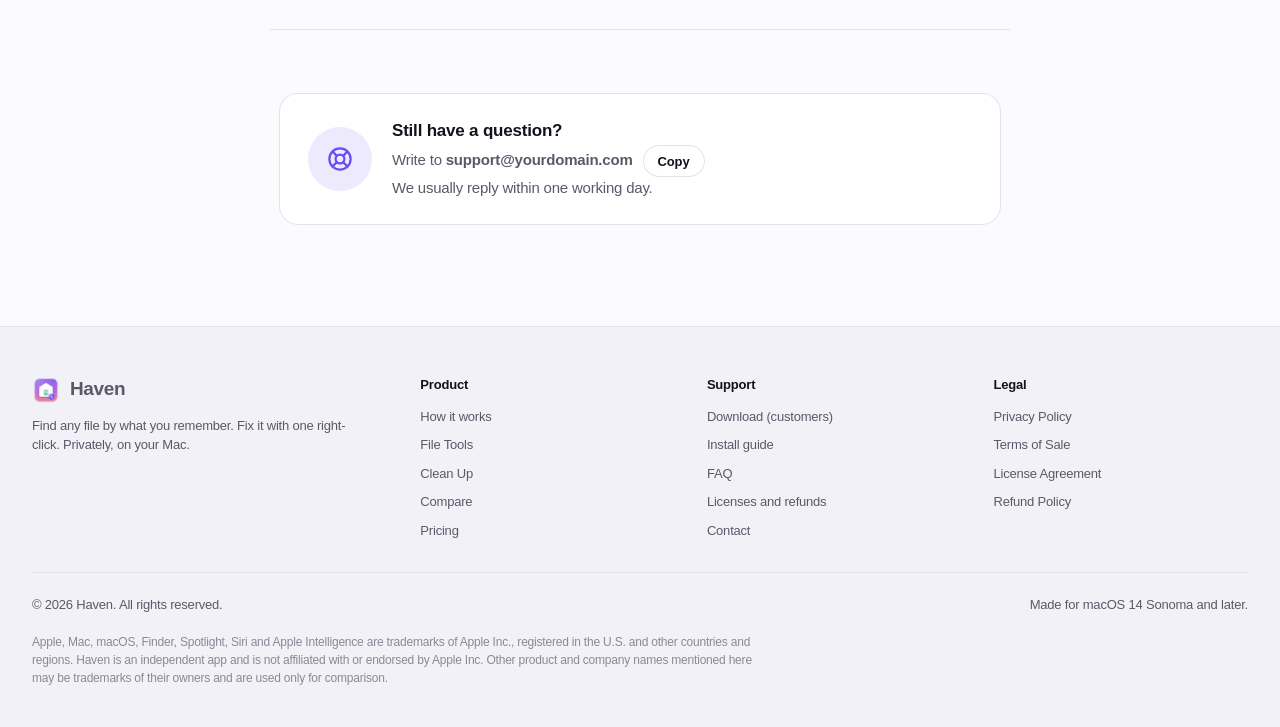
<file: website/faq.html>
<!doctype html>
<html lang="en">
<head>
<meta charset="utf-8">
<meta name="viewport" content="width=device-width, initial-scale=1, viewport-fit=cover">
<title>Haven FAQ</title>
<meta name="claude:viewport-fit-sides" content="cover">
<meta name="description" content="Answers about Haven for Mac: features, privacy, licenses, refunds and troubleshooting.">
<meta property="og:type" content="website">
<meta property="og:title" content="Haven questions, answered">
<meta property="og:description" content="Answers about Haven for Mac: features, privacy, licenses, refunds and troubleshooting.">
<meta property="og:image" content="assets/img/og.png">
<meta name="twitter:card" content="summary_large_image">
<link rel="icon" type="image/png" href="assets/img/icon-64.png">
<link rel="apple-touch-icon" href="assets/img/apple-touch-icon.png">
<link rel="stylesheet" href="assets/site.css">
</head>
<body>
<svg width="0" height="0" style="position:absolute" aria-hidden="true">
  <defs>
    <symbol id="i-search" viewBox="0 0 24 24" fill="none" stroke="currentColor" stroke-width="1.9" stroke-linecap="round" stroke-linejoin="round"><circle cx="11" cy="11" r="6.5"/><path d="M16 16l4.5 4.5"/></symbol>
    <symbol id="i-home" viewBox="0 0 24 24" fill="none" stroke="currentColor" stroke-width="1.8" stroke-linecap="round" stroke-linejoin="round"><path d="M4 10.5L12 4l8 6.5V19a1.5 1.5 0 0 1-1.5 1.5h-13A1.5 1.5 0 0 1 4 19z"/><path d="M9.5 20.5V14h5v6.5"/></symbol>
    <symbol id="i-clock" viewBox="0 0 24 24" fill="none" stroke="currentColor" stroke-width="1.8" stroke-linecap="round" stroke-linejoin="round"><circle cx="12" cy="12" r="8.5"/><path d="M12 7.5V12l3 2"/></symbol>
    <symbol id="i-photo" viewBox="0 0 24 24" fill="none" stroke="currentColor" stroke-width="1.8" stroke-linecap="round" stroke-linejoin="round"><rect x="3.5" y="5" width="17" height="14" rx="2.5"/><circle cx="9" cy="10" r="1.6"/><path d="M4 17l5-4.5 3.5 3 3-2.5 4.5 4"/></symbol>
    <symbol id="i-film" viewBox="0 0 24 24" fill="none" stroke="currentColor" stroke-width="1.8" stroke-linecap="round" stroke-linejoin="round"><rect x="3.5" y="5" width="17" height="14" rx="2.5"/><path d="M10.2 9.4v5.2l4.4-2.6z" fill="currentColor"/></symbol>
    <symbol id="i-music" viewBox="0 0 24 24" fill="none" stroke="currentColor" stroke-width="1.8" stroke-linecap="round" stroke-linejoin="round"><path d="M9 18V6.5l10-2V16"/><circle cx="6.8" cy="18" r="2.2"/><circle cx="16.8" cy="16" r="2.2"/></symbol>
    <symbol id="i-doc" viewBox="0 0 24 24" fill="none" stroke="currentColor" stroke-width="1.8" stroke-linecap="round" stroke-linejoin="round"><path d="M7 3.5h7l4.5 4.5v11a1.5 1.5 0 0 1-1.5 1.5H7A1.5 1.5 0 0 1 5.5 19V5A1.5 1.5 0 0 1 7 3.5z"/><path d="M13.5 3.5v5h5M8.5 12.5h7M8.5 16h5"/></symbol>
    <symbol id="i-archive" viewBox="0 0 24 24" fill="none" stroke="currentColor" stroke-width="1.8" stroke-linecap="round" stroke-linejoin="round"><rect x="3.5" y="4.5" width="17" height="4.5" rx="1.2"/><path d="M5 9v9.5A1.5 1.5 0 0 0 6.5 20h11a1.5 1.5 0 0 0 1.5-1.5V9M10 13h4"/></symbol>
    <symbol id="i-apps" viewBox="0 0 24 24" fill="none" stroke="currentColor" stroke-width="1.8" stroke-linecap="round" stroke-linejoin="round"><rect x="4" y="4" width="7" height="7" rx="1.8"/><rect x="13" y="4" width="7" height="7" rx="1.8"/><rect x="4" y="13" width="7" height="7" rx="1.8"/><rect x="13" y="13" width="7" height="7" rx="1.8"/></symbol>
    <symbol id="i-download" viewBox="0 0 24 24" fill="none" stroke="currentColor" stroke-width="1.8" stroke-linecap="round" stroke-linejoin="round"><circle cx="12" cy="12" r="8.5"/><path d="M12 7.5v8M8.5 12.5L12 16l3.5-3.5"/></symbol>
    <symbol id="i-tools" viewBox="0 0 24 24" fill="none" stroke="currentColor" stroke-width="1.8" stroke-linecap="round" stroke-linejoin="round"><path d="M14.7 6.3a1 1 0 0 0 0 1.4l1.6 1.6a1 1 0 0 0 1.4 0l3.3-3.3a6 6 0 0 1-7.9 7.9l-6.5 6.5a2.1 2.1 0 0 1-3-3l6.5-6.5a6 6 0 0 1 7.9-7.9z"/></symbol>
    <symbol id="i-dup" viewBox="0 0 24 24" fill="none" stroke="currentColor" stroke-width="1.8" stroke-linecap="round" stroke-linejoin="round"><rect x="8" y="8" width="12" height="12" rx="2.5"/><path d="M16 8V6.5A2.5 2.5 0 0 0 13.5 4h-7A2.5 2.5 0 0 0 4 6.5v7A2.5 2.5 0 0 0 6.5 16H8"/></symbol>
    <symbol id="i-sparkle" viewBox="0 0 24 24" fill="none" stroke="currentColor" stroke-width="1.8" stroke-linecap="round" stroke-linejoin="round"><path d="M11 3.5l1.9 5.1 5.1 1.9-5.1 1.9-1.9 5.1-1.9-5.1L4 10.5l5.1-1.9z"/><path d="M18 15l.8 2 2 .8-2 .8-.8 2-.8-2-2-.8 2-.8z"/></symbol>
    <symbol id="i-pie" viewBox="0 0 24 24" fill="none" stroke="currentColor" stroke-width="1.8" stroke-linecap="round" stroke-linejoin="round"><circle cx="12" cy="12" r="8.5"/><path d="M12 3.5V12l6 6"/></symbol>
    <symbol id="i-lock" viewBox="0 0 24 24" fill="none" stroke="currentColor" stroke-width="1.8" stroke-linecap="round" stroke-linejoin="round"><rect x="5" y="10.5" width="14" height="10" rx="2.2"/><path d="M8.5 10.5V8a3.5 3.5 0 0 1 7 0v2.5"/></symbol>
    <symbol id="i-sign" viewBox="0 0 24 24" fill="none" stroke="currentColor" stroke-width="1.8" stroke-linecap="round" stroke-linejoin="round"><path d="M3.5 15.5c2.5-.5 4-6 6-9.5 1-1.7 2.6-1.3 2 1-.7 2.8-2.7 7.3-1.6 8.3 1 .9 2.5-2.3 3.6-2.3 1 0 .4 2 1.5 2.1 1 .1 2-1.3 3.5-1.6"/><path d="M3.5 20h17"/></symbol>
    <symbol id="i-cutout" viewBox="0 0 24 24" fill="none" stroke="currentColor" stroke-width="1.8" stroke-linecap="round" stroke-linejoin="round"><rect x="3.5" y="4.5" width="17" height="15" rx="2.5"/><circle cx="12" cy="10.5" r="2.8"/><path d="M7 19.5c.8-2.6 2.8-4 5-4s4.2 1.4 5 4"/></symbol>
    <symbol id="i-compress" viewBox="0 0 24 24" fill="none" stroke="currentColor" stroke-width="1.8" stroke-linecap="round" stroke-linejoin="round"><path d="M4 9.5h5.5V4M20 14.5h-5.5V20M9.5 9.5L4 4M14.5 14.5L20 20"/></symbol>
    <symbol id="i-captions" viewBox="0 0 24 24" fill="none" stroke="currentColor" stroke-width="1.8" stroke-linecap="round" stroke-linejoin="round"><path d="M5 5.5h14a1.5 1.5 0 0 1 1.5 1.5v8.5A1.5 1.5 0 0 1 19 17h-8l-4.5 3.5V17H5a1.5 1.5 0 0 1-1.5-1.5V7A1.5 1.5 0 0 1 5 5.5z"/><path d="M7.5 10h4M13.5 10h3M7.5 13h2.5M12 13h4.5"/></symbol>
    <symbol id="i-merge" viewBox="0 0 24 24" fill="none" stroke="currentColor" stroke-width="1.8" stroke-linecap="round" stroke-linejoin="round"><path d="M8.5 3.5h-2A1.5 1.5 0 0 0 5 5v9a1.5 1.5 0 0 0 1.5 1.5h2"/><path d="M15.5 3.5h2A1.5 1.5 0 0 1 19 5v9a1.5 1.5 0 0 1-1.5 1.5h-2"/><path d="M12 6v14M9 17l3 3 3-3"/></symbol>
    <symbol id="i-locoff" viewBox="0 0 24 24" fill="none" stroke="currentColor" stroke-width="1.8" stroke-linecap="round" stroke-linejoin="round"><path d="M19.5 4.5L4.5 11l6.5 2 2 6.5z"/><path d="M3.5 3.5l17 17"/></symbol>
    <symbol id="i-check" viewBox="0 0 24 24" fill="none" stroke="currentColor" stroke-width="2.2" stroke-linecap="round" stroke-linejoin="round"><path d="M5 12.5l4.5 4.5L19 7.5"/></symbol>
    <symbol id="i-shield" viewBox="0 0 24 24" fill="none" stroke="currentColor" stroke-width="1.8" stroke-linecap="round" stroke-linejoin="round"><path d="M12 3.5l7 2.8v5.2c0 4.3-3 7.8-7 9-4-1.2-7-4.7-7-9V6.3z"/><path d="M8.8 12l2.3 2.3 4.2-4.6"/></symbol>
    <symbol id="i-tray" viewBox="0 0 24 24" fill="none" stroke="currentColor" stroke-width="1.8" stroke-linecap="round" stroke-linejoin="round"><path d="M3.5 13.5l2.4-7.2a1.5 1.5 0 0 1 1.4-1h9.4a1.5 1.5 0 0 1 1.4 1l2.4 7.2v4.7a1.5 1.5 0 0 1-1.5 1.5h-14a1.5 1.5 0 0 1-1.5-1.5z"/><path d="M3.5 13.5H8l1.5 2.5h5l1.5-2.5h4.5"/></symbol>
    <symbol id="i-stack" viewBox="0 0 24 24" fill="none" stroke="currentColor" stroke-width="1.8" stroke-linecap="round" stroke-linejoin="round"><path d="M12 4l8.5 4.5L12 13 3.5 8.5z"/><path d="M3.5 12.5L12 17l8.5-4.5M3.5 16.5L12 21l8.5-4.5"/></symbol>
    <symbol id="i-jump" viewBox="0 0 24 24" fill="none" stroke="currentColor" stroke-width="1.8" stroke-linecap="round" stroke-linejoin="round"><path d="M3.5 7A1.5 1.5 0 0 1 5 5.5h4l2 2h8A1.5 1.5 0 0 1 20.5 9v9a1.5 1.5 0 0 1-1.5 1.5H5A1.5 1.5 0 0 1 3.5 18z"/><path d="M9.5 13.5h6.5M13.5 11l2.5 2.5-2.5 2.5"/></symbol>
    <symbol id="i-menubar" viewBox="0 0 24 24" fill="none" stroke="currentColor" stroke-width="1.8" stroke-linecap="round" stroke-linejoin="round"><path d="M3.5 5h17"/><rect x="11" y="8" width="9.5" height="11" rx="2"/><path d="M13.5 11.5h4.5M13.5 15h3"/></symbol>
    <symbol id="i-rules" viewBox="0 0 24 24" fill="none" stroke="currentColor" stroke-width="1.8" stroke-linecap="round" stroke-linejoin="round"><circle cx="6" cy="6" r="2"/><circle cx="6" cy="18" r="2"/><circle cx="18" cy="12" r="2"/><path d="M8 6h2.5a3 3 0 0 1 3 3 3 3 0 0 0 2.5 3M8 18h2.5a3 3 0 0 0 3-3 3 3 0 0 1 2.5-3"/></symbol>
    <symbol id="i-rename" viewBox="0 0 24 24" fill="none" stroke="currentColor" stroke-width="1.8" stroke-linecap="round" stroke-linejoin="round"><path d="M3.5 17.5l4-11 4 11M5 13.5h5"/><path d="M14.5 5.5h5M17 5.5v13M14.5 18.5h5"/></symbol>
    <symbol id="i-cmd" viewBox="0 0 24 24" fill="none" stroke="currentColor" stroke-width="1.8" stroke-linecap="round" stroke-linejoin="round"><path d="M9 9h6v6H9zM9 9V6.5A2.5 2.5 0 1 0 6.5 9H9M15 9V6.5A2.5 2.5 0 1 1 17.5 9H15M15 15v2.5a2.5 2.5 0 1 0 2.5-2.5H15M9 15v2.5A2.5 2.5 0 1 1 6.5 15H9"/></symbol>
    <symbol id="i-trash" viewBox="0 0 24 24" fill="none" stroke="currentColor" stroke-width="1.8" stroke-linecap="round" stroke-linejoin="round"><path d="M4.5 7h15M9.5 7V5a1 1 0 0 1 1-1h3a1 1 0 0 1 1 1v2M6.5 7l.8 12a1.5 1.5 0 0 0 1.5 1.4h6.4a1.5 1.5 0 0 0 1.5-1.4l.8-12"/></symbol>
    <symbol id="i-undo" viewBox="0 0 24 24" fill="none" stroke="currentColor" stroke-width="1.8" stroke-linecap="round" stroke-linejoin="round"><path d="M9 5.5L5 9.5l4 4"/><path d="M5 9.5h9.5a5 5 0 0 1 0 10H11"/></symbol>
    <symbol id="i-cpu" viewBox="0 0 24 24" fill="none" stroke="currentColor" stroke-width="1.8" stroke-linecap="round" stroke-linejoin="round"><rect x="6.5" y="6.5" width="11" height="11" rx="2"/><path d="M9.5 3.5v3M14.5 3.5v3M9.5 17.5v3M14.5 17.5v3M3.5 9.5h3M3.5 14.5h3M17.5 9.5h3M17.5 14.5h3"/></symbol>
    <symbol id="i-wave" viewBox="0 0 24 24" fill="none" stroke="currentColor" stroke-width="1.8" stroke-linecap="round" stroke-linejoin="round"><path d="M4 11v2M7.5 8.5v7M11 5.5v13M14.5 8v8M18 10v4M21 11.2v1.6"/></symbol>
    <symbol id="i-translate" viewBox="0 0 24 24" fill="none" stroke="currentColor" stroke-width="1.8" stroke-linecap="round" stroke-linejoin="round"><path d="M3.5 5.5h9M8 3.5v2M11 5.5c-.6 3.2-2.8 6.3-6.5 8M5.8 8.5c1.1 2.1 3 3.8 5.4 4.8"/><path d="M12.5 20.5l3.8-9 3.8 9M13.8 17.5h5"/></symbol>
    <symbol id="i-lines" viewBox="0 0 24 24" fill="none" stroke="currentColor" stroke-width="1.8" stroke-linecap="round" stroke-linejoin="round"><path d="M5 6h14M5 10h14M5 14h9M5 18h6"/></symbol>
    <symbol id="i-bolt" viewBox="0 0 24 24" fill="none" stroke="currentColor" stroke-width="1.8" stroke-linecap="round" stroke-linejoin="round"><path d="M13 3.5L5.5 13.5H12l-1 7 7.5-10H12z"/></symbol>
    <symbol id="i-refresh" viewBox="0 0 24 24" fill="none" stroke="currentColor" stroke-width="1.8" stroke-linecap="round" stroke-linejoin="round"><path d="M19.5 12a7.5 7.5 0 1 1-2.2-5.3M19.5 4.5v4h-4"/></symbol>
    <symbol id="i-box" viewBox="0 0 24 24" fill="none" stroke="currentColor" stroke-width="1.8" stroke-linecap="round" stroke-linejoin="round"><path d="M12 3.5l8 4v9l-8 4-8-4v-9z"/><path d="M4 7.5l8 4 8-4M12 11.5v9"/></symbol>
    <symbol id="i-shot" viewBox="0 0 24 24" fill="none" stroke="currentColor" stroke-width="1.8" stroke-linecap="round" stroke-linejoin="round"><path d="M4 8.5V6a1.5 1.5 0 0 1 1.5-1.5H8M16 4.5h2.5A1.5 1.5 0 0 1 20 6v2.5M20 15.5V18a1.5 1.5 0 0 1-1.5 1.5H16M8 19.5H5.5A1.5 1.5 0 0 1 4 18v-2.5"/><circle cx="12" cy="12" r="3"/></symbol>
    <symbol id="i-laptop" viewBox="0 0 24 24" fill="none" stroke="currentColor" stroke-width="1.8" stroke-linecap="round" stroke-linejoin="round"><rect x="5" y="5" width="14" height="10" rx="1.5"/><path d="M2.5 18.5h19"/></symbol>
    <symbol id="i-infinity" viewBox="0 0 24 24" fill="none" stroke="currentColor" stroke-width="1.8" stroke-linecap="round" stroke-linejoin="round"><path d="M7.5 9a3 3 0 1 0 0 6c3.5 0 5.5-6 9-6a3 3 0 1 1 0 6c-3.5 0-5.5-6-9-6z"/></symbol>
    <symbol id="i-help" viewBox="0 0 24 24" fill="none" stroke="currentColor" stroke-width="1.8" stroke-linecap="round" stroke-linejoin="round"><circle cx="12" cy="12" r="8.5"/><circle cx="12" cy="12" r="3.5"/><path d="M6 6l3.5 3.5M14.5 14.5L18 18M18 6l-3.5 3.5M9.5 14.5L6 18"/></symbol>
    <symbol id="i-lr" viewBox="0 0 24 24" fill="none" stroke="currentColor" stroke-width="2" stroke-linecap="round" stroke-linejoin="round"><path d="M9 7l-4 5 4 5M15 7l4 5-4 5"/></symbol>
    <symbol id="i-globe" viewBox="0 0 24 24" fill="none" stroke="currentColor" stroke-width="1.8" stroke-linecap="round" stroke-linejoin="round"><circle cx="12" cy="12" r="8.5"/><path d="M3.5 12h17M12 3.5c2.4 2.4 3.5 5.3 3.5 8.5s-1.1 6.1-3.5 8.5c-2.4-2.4-3.5-5.3-3.5-8.5S9.6 5.9 12 3.5z"/></symbol>
    <symbol id="i-share" viewBox="0 0 24 24" fill="none" stroke="currentColor" stroke-width="1.8" stroke-linecap="round" stroke-linejoin="round"><path d="M12 14.5v-11M8 7l4-3.5L16 7"/><path d="M8 10.5H6.5A1.5 1.5 0 0 0 5 12v6.5A1.5 1.5 0 0 0 6.5 20h11a1.5 1.5 0 0 0 1.5-1.5V12a1.5 1.5 0 0 0-1.5-1.5H16"/></symbol>
    <symbol id="i-disk" viewBox="0 0 24 24" fill="none" stroke="currentColor" stroke-width="1.8" stroke-linecap="round" stroke-linejoin="round"><rect x="3.5" y="6" width="17" height="12" rx="2.5"/><path d="M7 14.5h.01M10 14.5h7"/></symbol>
    <symbol id="i-x" viewBox="0 0 24 24" fill="none" stroke="currentColor" stroke-width="1.8" stroke-linecap="round" stroke-linejoin="round"><path d="M6.5 6.5l11 11M17.5 6.5l-11 11"/></symbol>
    <symbol id="i-wifi" viewBox="0 0 24 24" fill="none" stroke="currentColor" stroke-width="1.8" stroke-linecap="round" stroke-linejoin="round"><path d="M3.5 9.5a12 12 0 0 1 17 0M6.5 12.6a7.8 7.8 0 0 1 11 0M9.4 15.6a3.6 3.6 0 0 1 5.2 0"/><circle cx="12" cy="18.6" r="1.1" fill="currentColor" stroke="none"/></symbol>
    <symbol id="i-brief" viewBox="0 0 24 24" fill="none" stroke="currentColor" stroke-width="1.8" stroke-linecap="round" stroke-linejoin="round"><rect x="3.5" y="7.5" width="17" height="12" rx="2"/><path d="M9 7.5V6a1.5 1.5 0 0 1 1.5-1.5h3A1.5 1.5 0 0 1 15 6v1.5M3.5 12.5h17"/></symbol>
    <symbol id="i-cap" viewBox="0 0 24 24" fill="none" stroke="currentColor" stroke-width="1.8" stroke-linecap="round" stroke-linejoin="round"><path d="M2.5 9.5L12 5l9.5 4.5L12 14z"/><path d="M6.5 11.5v4c0 1.4 2.5 2.5 5.5 2.5s5.5-1.1 5.5-2.5v-4M21.5 9.5v5"/></symbol>
    <symbol id="i-heart" viewBox="0 0 24 24" fill="none" stroke="currentColor" stroke-width="1.8" stroke-linecap="round" stroke-linejoin="round"><path d="M12 19.5s-7.5-4.5-7.5-10A4.2 4.2 0 0 1 12 7a4.2 4.2 0 0 1 7.5 2.5c0 5.5-7.5 10-7.5 10z"/></symbol>
    <symbol id="i-store" viewBox="0 0 24 24" fill="none" stroke="currentColor" stroke-width="1.8" stroke-linecap="round" stroke-linejoin="round"><path d="M4 9.5l1.5-5h13l1.5 5M4 9.5h16v1a2.7 2.7 0 0 1-5.3 0 2.7 2.7 0 0 1-5.4 0A2.7 2.7 0 0 1 4 10.5z"/><path d="M5.5 12.5v7h13v-7M10 19.5v-4h4v4"/></symbol>
    <symbol id="i-clap" viewBox="0 0 24 24" fill="none" stroke="currentColor" stroke-width="1.8" stroke-linecap="round" stroke-linejoin="round"><rect x="3.5" y="9" width="17" height="10.5" rx="2"/><path d="M3.5 9l15-4 1 3.5M8 7.8l2.5 2.7M13 6.5l2.5 2.7"/></symbol>
    <symbol id="i-play" viewBox="0 0 24 24" fill="currentColor"><path d="M8 5.6v12.8a1 1 0 0 0 1.5.86l10.6-6.4a1 1 0 0 0 0-1.72L9.5 4.74A1 1 0 0 0 8 5.6z"/></symbol>
    <symbol id="i-arrow" viewBox="0 0 24 24" fill="none" stroke="currentColor" stroke-width="1.8" stroke-linecap="round" stroke-linejoin="round"><path d="M12 5v14M6.5 13.5L12 19l5.5-5.5"/></symbol>
    <symbol id="i-cursor" viewBox="0 0 24 24" fill="none" stroke="currentColor" stroke-width="1.8" stroke-linecap="round" stroke-linejoin="round"><path d="M5.5 3.5l12.5 7-5.8 1.6-2.6 5.9z"/></symbol>
    <symbol id="i-chev" viewBox="0 0 24 24" fill="none" stroke="currentColor" stroke-width="1.8" stroke-linecap="round" stroke-linejoin="round"><path d="M9.5 6l6 6-6 6"/></symbol>
  </defs>
</svg>

<header class="gnav" id="top">
  <div class="wrap-wide gnav-in">
    <a class="brand" href="index.html"><img src="assets/img/icon-64.png" alt="" width="28" height="28">Haven</a>
    <ul class="gnav-links">
      <li><a href="index.html#how">How it works</a></li>
      <li><a href="index.html#tools">Tools</a></li>
      <li><a href="index.html#cleanup">Clean Up</a></li>
      <li><a href="compare.html">Compare</a></li>
      <li><a href="pricing.html">Pricing</a></li>
      <li><a href="faq.html" aria-current="page">FAQ</a></li>
    </ul>
    <div class="gnav-cta">
      <a class="btn btn-sm" href="index.html#buy">Buy · $49</a>
    </div>
    <button class="menu-btn" type="button" aria-label="Menu" aria-expanded="false" aria-controls="menu-sheet"><span></span><span></span></button>
    <div class="menu-sheet" id="menu-sheet">
      <ul class="wrap-wide">
        <li><a href="index.html#how">How it works</a></li>
        <li><a href="index.html#tools">Tools</a></li>
        <li><a href="index.html#cleanup">Clean Up</a></li>
        <li><a href="compare.html">Compare</a></li>
        <li><a href="pricing.html">Pricing</a></li>
        <li><a href="faq.html">FAQ</a></li>
        <li><a href="index.html#buy">Buy Haven · $49</a></li>
      </ul>
    </div>
  </div>
</header>

<main>
  <section class="night page-hero center">
    <div class="aurora soft" aria-hidden="true"><i></i><i></i></div>
    <div class="wrap">
      <p class="eyebrow">FAQ</p>
      <h1 class="h1">Questions, <em class="serif glowtext">answered.</em></h1>
      <p class="lead">Everything people ask before and after they buy. Can't find yours? Write to us at the bottom of the page.</p>
    </div>
  </section>
  <section style="padding-block:clamp(56px,7vw,96px) clamp(64px,8vw,104px)">
    <div class="wrap-text">
      <div class="faq-group">
        <h2 id="start">Getting started</h2>
      <div class="faq">
        <details>
          <summary>What is Haven?</summary>
          <div class="a"><p>Haven is a Mac app for finding, cleaning up and working on your files. It searches in plain English and reads the text inside images and documents, finds duplicates and clutter, and puts 27 tools for images, PDFs, video, audio and on-device AI one right-click away.</p></div>
        </details>
        <details>
          <summary>Doesn't Spotlight already do this?</summary>
          <div class="a"><p>Partly. Spotlight finds words in names and text, and since macOS Ventura it reads text in images too. It doesn't hear recordings, understand “emailed” or “older than a year” in plain words, or find duplicate files outside Photos. <a href="compare.html#finder">The full comparison</a></p></div>
        </details>
        <details>
          <summary>Does Haven replace Finder?</summary>
          <div class="a"><p>No, it works alongside Finder. Your files stay in the folders they're already in. Haven indexes them so you can find them, clean up and work on them faster, and any file is one shortcut away from Finder.</p></div>
        </details>
        <details>
          <summary>Which folders does Haven look at?</summary>
          <div class="a"><p>The ones you pick when you first open it, usually Desktop, Documents and Downloads, plus any you add later in Settings. macOS asks for your permission before Haven can read each one.</p></div>
        </details>
        <details>
          <summary>Which Macs does it run on?</summary>
          <div class="a"><p>Any Mac with macOS 14 Sonoma or later, with Apple silicon or Intel. Translate needs macOS 15 or later, and Summarize needs a Mac with Apple Intelligence on macOS 26.</p></div>
        </details>
        <details>
          <summary>How much space does Haven use?</summary>
          <div class="a"><p>Very little. Its search index for a library of 300,000 files is about 18 MB. If you use Transcribe, the Whisper speech model takes 190 MB, or 574 MB for the Best Quality model.</p></div>
        </details>
      </div>
      </div>
      <div class="faq-group">
        <h2 id="features">Features</h2>
      <div class="faq">
        <details>
          <summary>How does plain-English search work?</summary>
          <div class="a"><p>Type what you remember, like “screenshots over 5 MB” or “photos from whatsapp last month”. Haven picks out the kind of file, the dates, sizes, sources and folders, and shows each one as a chip. Remove a chip to widen the search. Anything left over is matched against file names and the text inside files.</p></div>
        </details>
        <details>
          <summary>Can Haven really read the text in my screenshots?</summary>
          <div class="a"><p>Yes. Haven uses Apple's on-device text recognition to read screenshots, photos and scanned PDFs in the background, newest first. The first pass takes a little while after you install Haven; after that, new files are read as they arrive.</p></div>
        </details>
        <details>
          <summary>How does transcription work?</summary>
          <div class="a"><p>Haven runs Whisper, an open-source speech recognition model, on your Mac. The first time you transcribe, you choose Faster (190 MB) or Best Quality (574 MB, recommended on Apple silicon), and Haven downloads it once. It can detect the language or you can pick one of 20+, and it can translate the speech into English. You get a text file, subtitles (.srt), or both.</p></div>
        </details>
        <details>
          <summary>Can Haven fill in PDF forms?</summary>
          <div class="a"><p>Yes. Right-click a PDF and choose Tools › Fill & Sign. Type anywhere on the page, add your saved details and today's date, tick boxes, and sign or initial with a signature you draw, type in a handwriting font or take from a photo of one on paper. Real form fields can be typed in, or filled from your details in one click. White-out covers mistakes, and Redact removes text for good. You get a new copy, “(signed)” or “(filled)”; the original never changes.</p></div>
        </details>
        <details>
          <summary>Do the file tools change my originals?</summary>
          <div class="a"><p>Never. Every tool makes a new file next to the original, with a clear name like “Team call (720p).mp4” or “Lease agreement (signed).pdf”. Undo moves what a tool made to the Trash.</p></div>
        </details>
        <details>
          <summary>What is Dialog Jump?</summary>
          <div class="a"><p>When an Open or Save dialog is on screen in any app, Haven can send it to the folder you're looking at in Haven, so you don't click through folders again. It needs Accessibility permission, because it types the folder's path into the dialog for you.</p></div>
        </details>
        <details>
          <summary>Does it work with iCloud Drive?</summary>
          <div class="a"><p>Yes, add your iCloud Drive folders like any others. Files that are only in iCloud and not downloaded to this Mac are skipped when Haven looks for duplicates.</p></div>
        </details>
      </div>
      </div>
      <div class="faq-group">
        <h2 id="privacy">Privacy and safety</h2>
      <div class="faq">
        <details>
          <summary>Are my files uploaded anywhere?</summary>
          <div class="a"><p>No. Search, text recognition, transcription, background removal and every file tool run on your Mac. Haven goes online only to download a speech model if you ask for transcription, check for updates and activate your license. <a href="privacy.html">Privacy policy</a></p></div>
        </details>
        <details>
          <summary>Does Haven collect analytics?</summary>
          <div class="a"><p>No. The app has no analytics, tracking or ads, and no account.</p></div>
        </details>
        <details>
          <summary>Could Haven delete something I need?</summary>
          <div class="a"><p>Haven never deletes anything outright. Clean Up and Duplicates always show you the files first. When you confirm, they go to the Trash, and Undo or the Activity page puts them back. Rules are off until you turn them on, and they never touch files inside your project folders.</p></div>
        </details>
        <details>
          <summary>What permissions does Haven ask for?</summary>
          <div class="a"><p>Access to the folders you choose. If you use Dialog Jump, it also asks for Accessibility. Nothing else.</p></div>
        </details>
      </div>
      </div>
      <div class="faq-group">
        <h2 id="licenses">Licenses and payment</h2>
      <div class="faq">
        <details>
          <summary>Is there a free trial?</summary>
          <div class="a"><p>No. Instead you get the full app from day one and 30 days to decide. If it isn't for you, write to us and we'll refund every cent.</p></div>
        </details>
        <details>
          <summary>Is Haven a subscription?</summary>
          <div class="a"><p>No. You pay once and keep it. Every update to version 1 is free.</p></div>
        </details>
        <details>
          <summary>What happens when Haven 2 comes out?</summary>
          <div class="a"><p>Every update to version 1 is free. <span data-launch hidden>Buy during the launch offer and Haven 2 is included too, at no extra cost. </span>Otherwise Haven 2 may be a paid upgrade, and the version you have keeps working.</p></div>
        </details>
        <details>
          <summary>Can I buy on my phone and install later?</summary>
          <div class="a"><p>Yes. Buy on any device. Your license key and the download link arrive by email, so you can install Haven on your Mac whenever you're ready.</p></div>
        </details>
        <details>
          <summary>Why does my receipt say Dodo Payments?</summary>
          <div class="a"><p>Dodo Payments is our reseller. It runs checkout, works out tax for where you live, and sends your receipt and license key. Refunds still come from us: just write to us.</p></div>
        </details>
        <details>
          <summary>How many Macs can I use it on?</summary>
          <div class="a"><p>1, 3 or 5 at the same time, depending on your plan. The 3 and 5 Mac plans can be shared with people in your household, or with a small team.</p></div>
        </details>
        <details>
          <summary>I got a new Mac. How do I move my license?</summary>
          <div class="a"><p>Deactivate it on the old Mac in Haven's Settings, then enter your key on the new one. If the old Mac is gone, write to us and we'll reset it.</p></div>
        </details>
        <details>
          <summary>Can I add more Macs later?</summary>
          <div class="a"><p>Yes. Write to us with your license key and you'll pay only the difference.</p></div>
        </details>
        <details>
          <summary>What's your refund policy?</summary>
          <div class="a"><p>Within 30 days of buying, for any reason, write to us and we'll refund you in full. <a href="terms.html#refunds">Refund policy</a></p></div>
        </details>
        <details>
          <summary>I lost my license key.</summary>
          <div class="a"><p>Write to us from the email you bought with and we'll send it again.</p></div>
        </details>
      </div>
      </div>
      <div class="faq-group">
        <h2 id="help">Troubleshooting</h2>
      <div class="faq">
        <details>
          <summary>Haven doesn't find the text in an image.</summary>
          <div class="a"><p>Text reading happens in the background, newest files first, so give it a few minutes after you first install Haven. Very small, blurry or handwritten text may not be read.</p></div>
        </details>
        <details>
          <summary>A folder is missing from Haven.</summary>
          <div class="a"><p>Open Settings › Folders and check that it's listed. If macOS asked for permission and you said no, allow it in System Settings › Privacy &amp; Security › Files and Folders.</p></div>
        </details>
        <details>
          <summary>How do I uninstall Haven?</summary>
          <div class="a"><p>Quit Haven and drag it from Applications to the Trash. To remove its index, settings and speech models too, delete the Haven folder in ~/Library/Application Support.</p></div>
        </details>
      </div>
      </div>

      <div class="guarantee" id="contact" style="margin-top:64px">
        <span class="seal-sm" style="background:var(--accent-soft);color:var(--accent)"><svg aria-hidden="true"><use href="#i-help"/></svg></span>
        <div><b>Still have a question?</b><p>Write to <strong id="support-email" data-email="support">support@yourdomain.com</strong> <button class="btn-line btn-sm" type="button" data-copy-email="support-email" style="margin-left:6px">Copy</button><br>We usually reply within one working day.</p></div>
      </div>
    </div>
  </section>
</main>

<footer class="foot">
  <div class="wrap-wide">
    <div class="foot-top">
      <div class="foot-brand">
        <a class="brand" href="index.html"><img src="assets/img/icon-64.png" alt="" width="28" height="28">Haven</a>
        <p>Find any file by what you remember. Fix it with one right-click. Privately, on your Mac.</p>
      </div>
      <div>
        <h4>Product</h4>
        <ul>
          <li><a href="index.html#how">How it works</a></li>
          <li><a href="index.html#tools">File Tools</a></li>
          <li><a href="index.html#cleanup">Clean Up</a></li>
          <li><a href="compare.html">Compare</a></li>
          <li><a href="pricing.html">Pricing</a></li>
        </ul>
      </div>
      <div>
        <h4>Support</h4>
        <ul>
          <li><a href="download.html">Download (customers)</a></li>
          <li><a href="download.html#install">Install guide</a></li>
          <li><a href="faq.html">FAQ</a></li>
          <li><a href="faq.html#licenses">Licenses and refunds</a></li>
          <li><a href="faq.html#contact">Contact</a></li>
        </ul>
      </div>
      <div>
        <h4>Legal</h4>
        <ul>
          <li><a href="privacy.html">Privacy Policy</a></li>
          <li><a href="terms.html">Terms of Sale</a></li>
          <li><a href="terms.html#license">License Agreement</a></li>
          <li><a href="terms.html#refunds">Refund Policy</a></li>
        </ul>
      </div>
    </div>
    <div class="foot-bottom">
      <span>© 2026 Haven. All rights reserved.</span>
      <span>Made for macOS 14 Sonoma and later.</span>
    </div>
    <p class="foot-legal">Apple, Mac, macOS, Finder, Spotlight, Siri and Apple Intelligence are trademarks of Apple Inc., registered in the U.S. and other countries and regions. Haven is an independent app and is not affiliated with or endorsed by Apple Inc. Other product and company names mentioned here may be trademarks of their owners and are used only for comparison.</p>
  </div>
</footer>

<div class="buybar" id="buybar"><span data-away="<b>$49 once</b> · install on your Mac later"><b>Haven</b> · $49 once · 30-day guarantee</span><a class="btn btn-sm" href="pricing.html#plans">Buy</a></div>
<div class="toast" id="toast" role="status" aria-live="polite"></div>

<script src="assets/config.js"></script>
<script src="assets/site.js"></script>
</body>
</html>
</file>
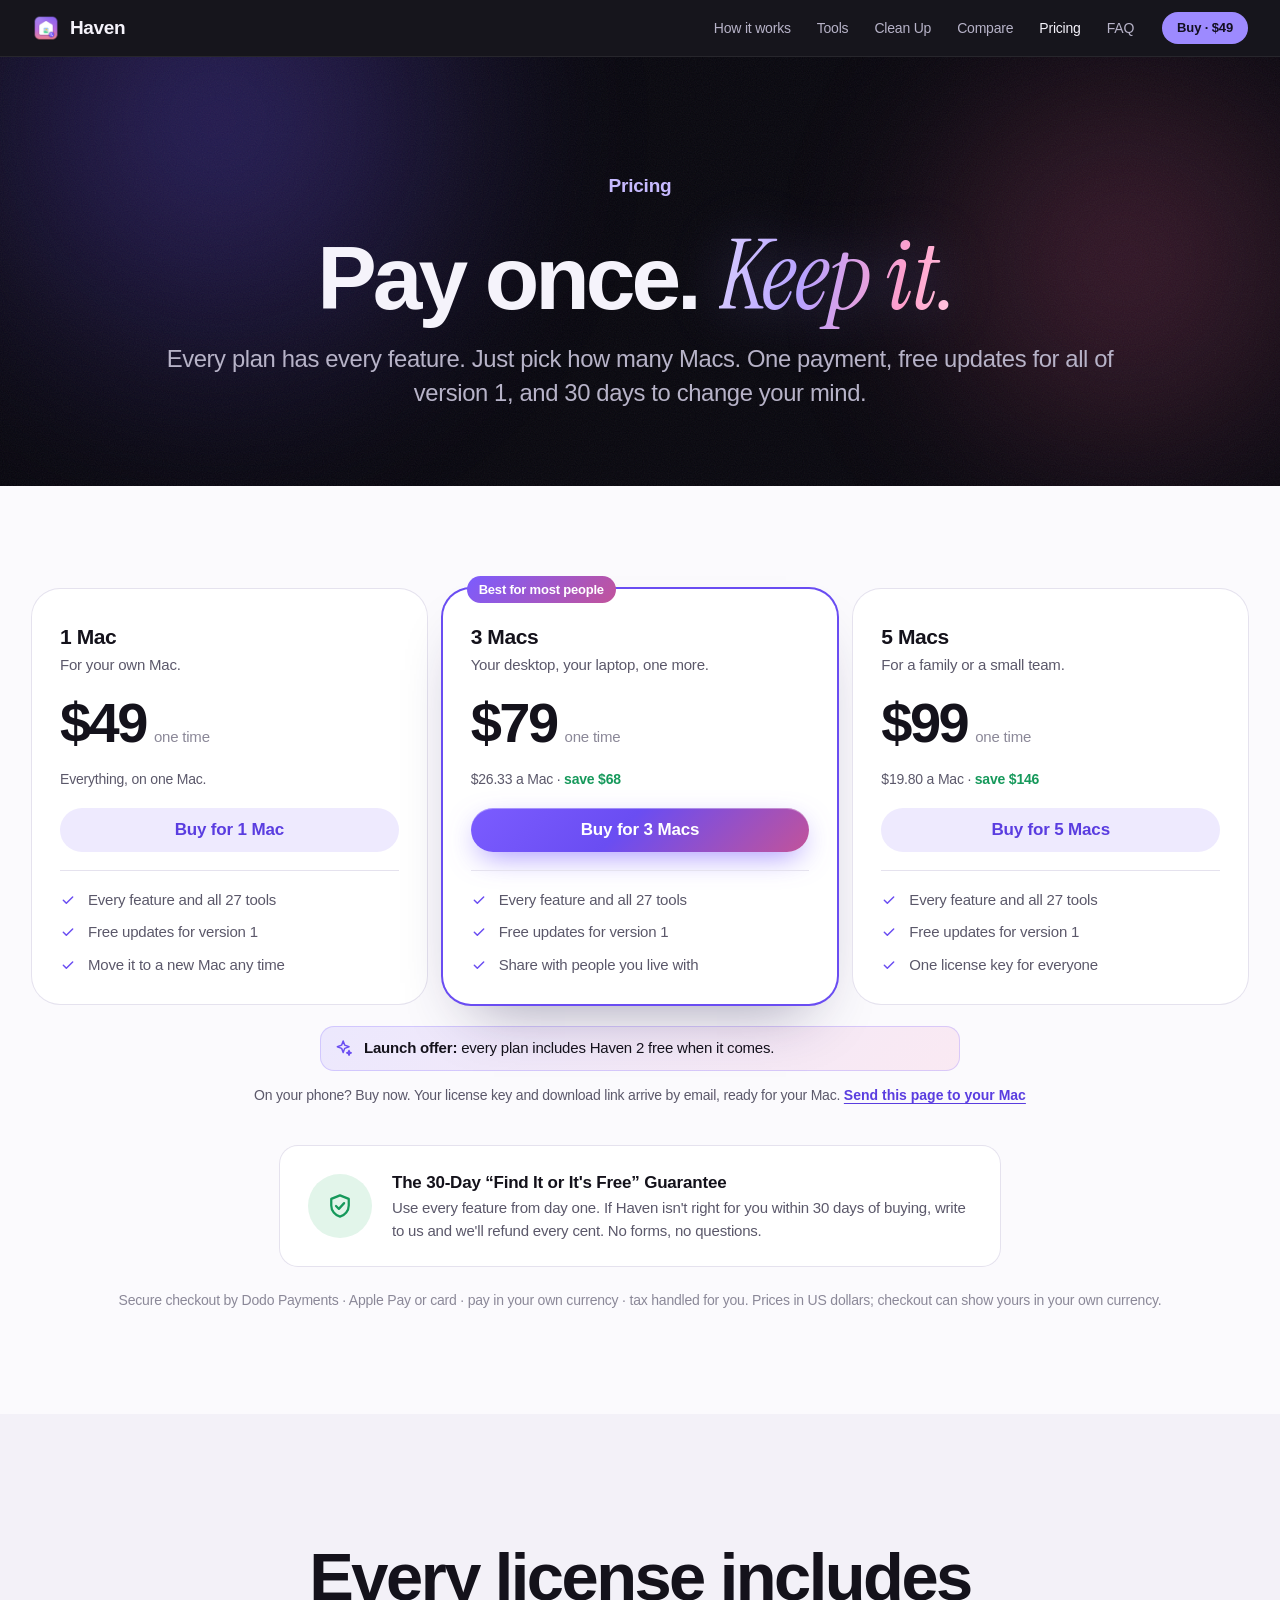
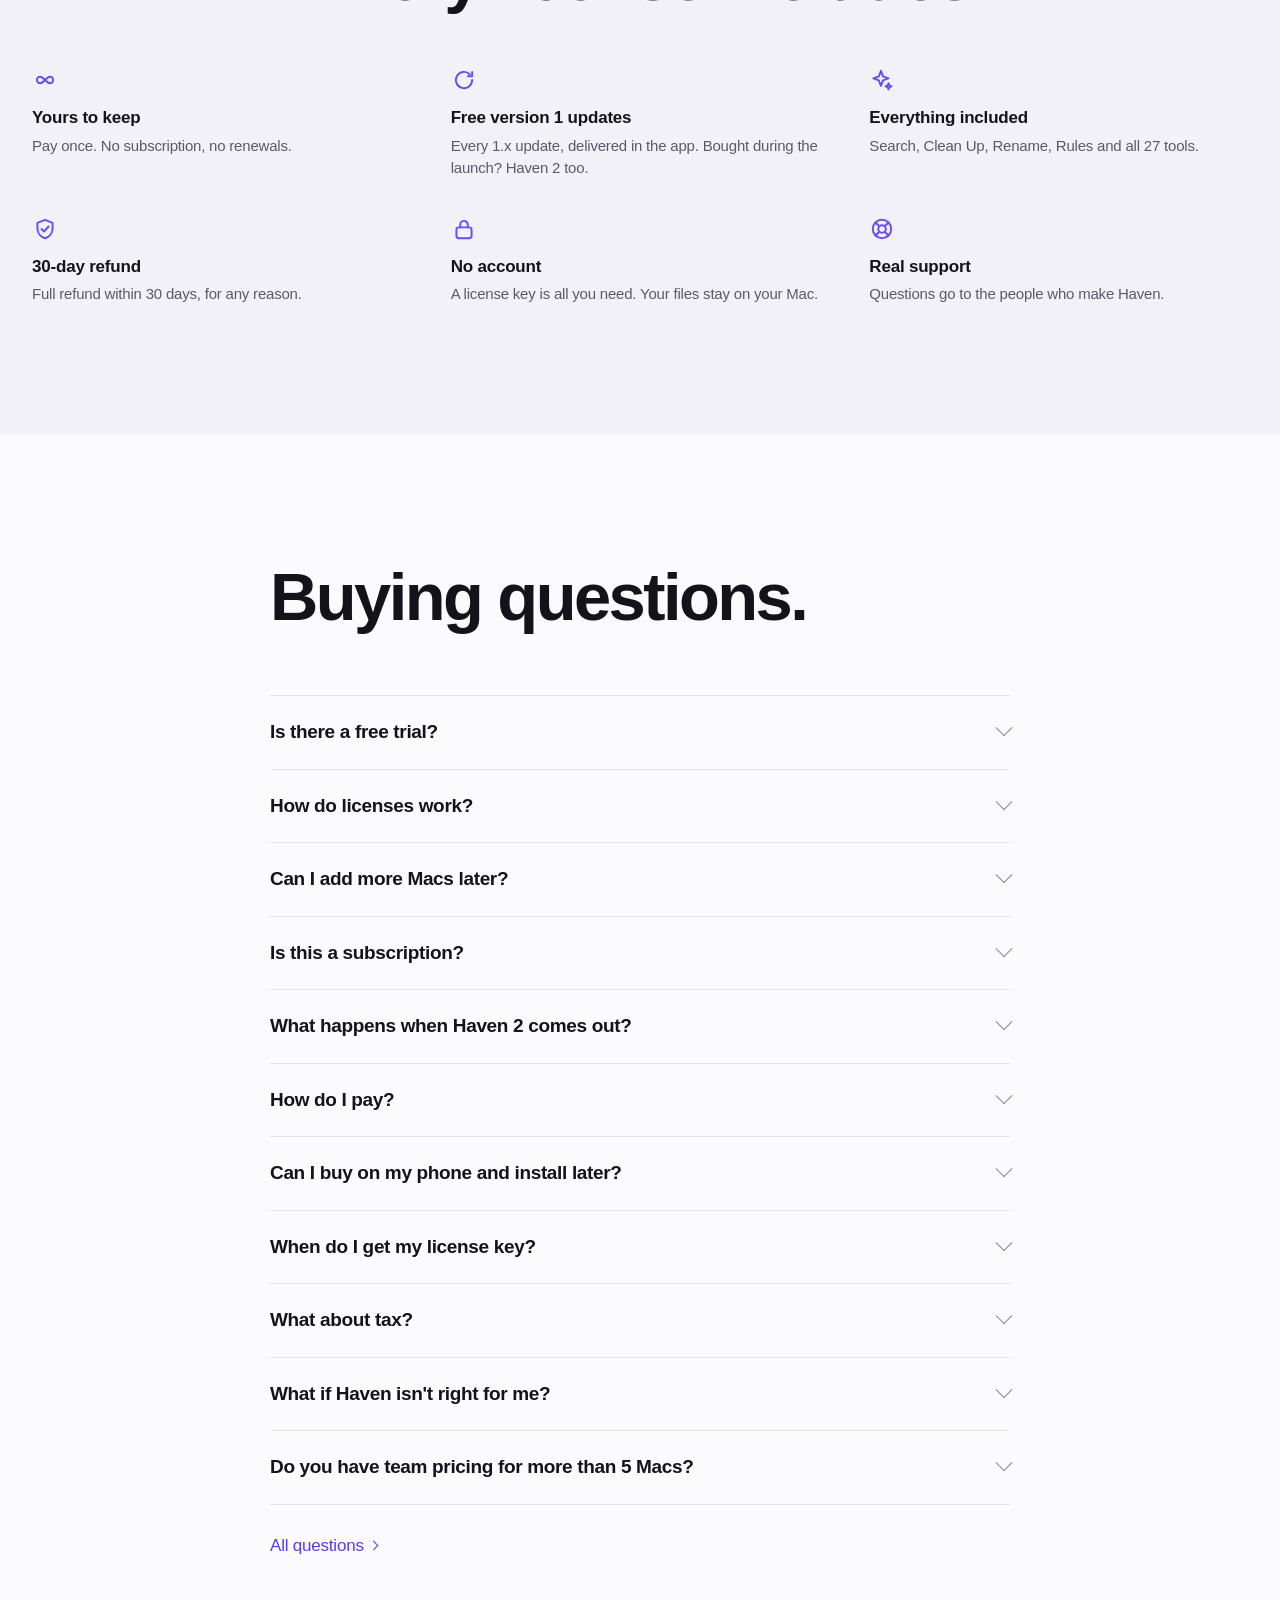
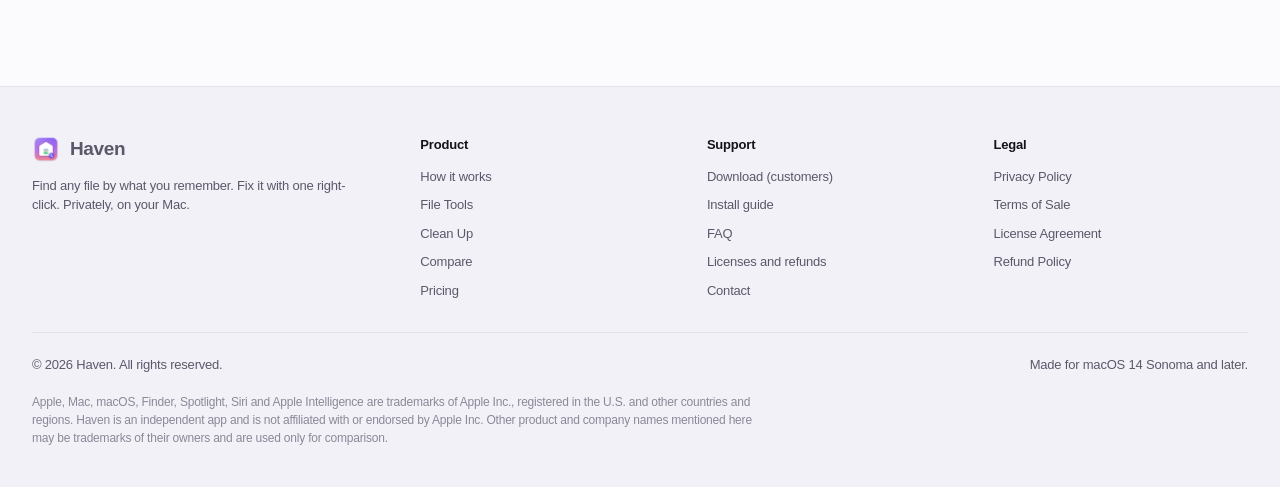
<file: website/pricing.html>
<!doctype html>
<html lang="en">
<head>
<meta charset="utf-8">
<meta name="viewport" content="width=device-width, initial-scale=1, viewport-fit=cover">
<title>Haven Pricing</title>
<meta name="claude:viewport-fit-sides" content="cover">
<meta name="description" content="Haven is $49 for one Mac, $79 for three and $99 for five. Pay once, free version 1 updates and a 30-day money-back guarantee.">
<meta property="og:type" content="website">
<meta property="og:title" content="Haven pricing: pay once, keep it">
<meta property="og:description" content="Haven is $49 for one Mac, $79 for three and $99 for five. Pay once, free version 1 updates and a 30-day money-back guarantee.">
<meta property="og:image" content="assets/img/og.png">
<meta name="twitter:card" content="summary_large_image">
<link rel="icon" type="image/png" href="assets/img/icon-64.png">
<link rel="apple-touch-icon" href="assets/img/apple-touch-icon.png">
<link rel="stylesheet" href="assets/site.css">
</head>
<body>
<svg width="0" height="0" style="position:absolute" aria-hidden="true">
  <defs>
    <symbol id="i-search" viewBox="0 0 24 24" fill="none" stroke="currentColor" stroke-width="1.9" stroke-linecap="round" stroke-linejoin="round"><circle cx="11" cy="11" r="6.5"/><path d="M16 16l4.5 4.5"/></symbol>
    <symbol id="i-home" viewBox="0 0 24 24" fill="none" stroke="currentColor" stroke-width="1.8" stroke-linecap="round" stroke-linejoin="round"><path d="M4 10.5L12 4l8 6.5V19a1.5 1.5 0 0 1-1.5 1.5h-13A1.5 1.5 0 0 1 4 19z"/><path d="M9.5 20.5V14h5v6.5"/></symbol>
    <symbol id="i-clock" viewBox="0 0 24 24" fill="none" stroke="currentColor" stroke-width="1.8" stroke-linecap="round" stroke-linejoin="round"><circle cx="12" cy="12" r="8.5"/><path d="M12 7.5V12l3 2"/></symbol>
    <symbol id="i-photo" viewBox="0 0 24 24" fill="none" stroke="currentColor" stroke-width="1.8" stroke-linecap="round" stroke-linejoin="round"><rect x="3.5" y="5" width="17" height="14" rx="2.5"/><circle cx="9" cy="10" r="1.6"/><path d="M4 17l5-4.5 3.5 3 3-2.5 4.5 4"/></symbol>
    <symbol id="i-film" viewBox="0 0 24 24" fill="none" stroke="currentColor" stroke-width="1.8" stroke-linecap="round" stroke-linejoin="round"><rect x="3.5" y="5" width="17" height="14" rx="2.5"/><path d="M10.2 9.4v5.2l4.4-2.6z" fill="currentColor"/></symbol>
    <symbol id="i-music" viewBox="0 0 24 24" fill="none" stroke="currentColor" stroke-width="1.8" stroke-linecap="round" stroke-linejoin="round"><path d="M9 18V6.5l10-2V16"/><circle cx="6.8" cy="18" r="2.2"/><circle cx="16.8" cy="16" r="2.2"/></symbol>
    <symbol id="i-doc" viewBox="0 0 24 24" fill="none" stroke="currentColor" stroke-width="1.8" stroke-linecap="round" stroke-linejoin="round"><path d="M7 3.5h7l4.5 4.5v11a1.5 1.5 0 0 1-1.5 1.5H7A1.5 1.5 0 0 1 5.5 19V5A1.5 1.5 0 0 1 7 3.5z"/><path d="M13.5 3.5v5h5M8.5 12.5h7M8.5 16h5"/></symbol>
    <symbol id="i-archive" viewBox="0 0 24 24" fill="none" stroke="currentColor" stroke-width="1.8" stroke-linecap="round" stroke-linejoin="round"><rect x="3.5" y="4.5" width="17" height="4.5" rx="1.2"/><path d="M5 9v9.5A1.5 1.5 0 0 0 6.5 20h11a1.5 1.5 0 0 0 1.5-1.5V9M10 13h4"/></symbol>
    <symbol id="i-apps" viewBox="0 0 24 24" fill="none" stroke="currentColor" stroke-width="1.8" stroke-linecap="round" stroke-linejoin="round"><rect x="4" y="4" width="7" height="7" rx="1.8"/><rect x="13" y="4" width="7" height="7" rx="1.8"/><rect x="4" y="13" width="7" height="7" rx="1.8"/><rect x="13" y="13" width="7" height="7" rx="1.8"/></symbol>
    <symbol id="i-download" viewBox="0 0 24 24" fill="none" stroke="currentColor" stroke-width="1.8" stroke-linecap="round" stroke-linejoin="round"><circle cx="12" cy="12" r="8.5"/><path d="M12 7.5v8M8.5 12.5L12 16l3.5-3.5"/></symbol>
    <symbol id="i-tools" viewBox="0 0 24 24" fill="none" stroke="currentColor" stroke-width="1.8" stroke-linecap="round" stroke-linejoin="round"><path d="M14.7 6.3a1 1 0 0 0 0 1.4l1.6 1.6a1 1 0 0 0 1.4 0l3.3-3.3a6 6 0 0 1-7.9 7.9l-6.5 6.5a2.1 2.1 0 0 1-3-3l6.5-6.5a6 6 0 0 1 7.9-7.9z"/></symbol>
    <symbol id="i-dup" viewBox="0 0 24 24" fill="none" stroke="currentColor" stroke-width="1.8" stroke-linecap="round" stroke-linejoin="round"><rect x="8" y="8" width="12" height="12" rx="2.5"/><path d="M16 8V6.5A2.5 2.5 0 0 0 13.5 4h-7A2.5 2.5 0 0 0 4 6.5v7A2.5 2.5 0 0 0 6.5 16H8"/></symbol>
    <symbol id="i-sparkle" viewBox="0 0 24 24" fill="none" stroke="currentColor" stroke-width="1.8" stroke-linecap="round" stroke-linejoin="round"><path d="M11 3.5l1.9 5.1 5.1 1.9-5.1 1.9-1.9 5.1-1.9-5.1L4 10.5l5.1-1.9z"/><path d="M18 15l.8 2 2 .8-2 .8-.8 2-.8-2-2-.8 2-.8z"/></symbol>
    <symbol id="i-pie" viewBox="0 0 24 24" fill="none" stroke="currentColor" stroke-width="1.8" stroke-linecap="round" stroke-linejoin="round"><circle cx="12" cy="12" r="8.5"/><path d="M12 3.5V12l6 6"/></symbol>
    <symbol id="i-lock" viewBox="0 0 24 24" fill="none" stroke="currentColor" stroke-width="1.8" stroke-linecap="round" stroke-linejoin="round"><rect x="5" y="10.5" width="14" height="10" rx="2.2"/><path d="M8.5 10.5V8a3.5 3.5 0 0 1 7 0v2.5"/></symbol>
    <symbol id="i-sign" viewBox="0 0 24 24" fill="none" stroke="currentColor" stroke-width="1.8" stroke-linecap="round" stroke-linejoin="round"><path d="M3.5 15.5c2.5-.5 4-6 6-9.5 1-1.7 2.6-1.3 2 1-.7 2.8-2.7 7.3-1.6 8.3 1 .9 2.5-2.3 3.6-2.3 1 0 .4 2 1.5 2.1 1 .1 2-1.3 3.5-1.6"/><path d="M3.5 20h17"/></symbol>
    <symbol id="i-cutout" viewBox="0 0 24 24" fill="none" stroke="currentColor" stroke-width="1.8" stroke-linecap="round" stroke-linejoin="round"><rect x="3.5" y="4.5" width="17" height="15" rx="2.5"/><circle cx="12" cy="10.5" r="2.8"/><path d="M7 19.5c.8-2.6 2.8-4 5-4s4.2 1.4 5 4"/></symbol>
    <symbol id="i-compress" viewBox="0 0 24 24" fill="none" stroke="currentColor" stroke-width="1.8" stroke-linecap="round" stroke-linejoin="round"><path d="M4 9.5h5.5V4M20 14.5h-5.5V20M9.5 9.5L4 4M14.5 14.5L20 20"/></symbol>
    <symbol id="i-captions" viewBox="0 0 24 24" fill="none" stroke="currentColor" stroke-width="1.8" stroke-linecap="round" stroke-linejoin="round"><path d="M5 5.5h14a1.5 1.5 0 0 1 1.5 1.5v8.5A1.5 1.5 0 0 1 19 17h-8l-4.5 3.5V17H5a1.5 1.5 0 0 1-1.5-1.5V7A1.5 1.5 0 0 1 5 5.5z"/><path d="M7.5 10h4M13.5 10h3M7.5 13h2.5M12 13h4.5"/></symbol>
    <symbol id="i-merge" viewBox="0 0 24 24" fill="none" stroke="currentColor" stroke-width="1.8" stroke-linecap="round" stroke-linejoin="round"><path d="M8.5 3.5h-2A1.5 1.5 0 0 0 5 5v9a1.5 1.5 0 0 0 1.5 1.5h2"/><path d="M15.5 3.5h2A1.5 1.5 0 0 1 19 5v9a1.5 1.5 0 0 1-1.5 1.5h-2"/><path d="M12 6v14M9 17l3 3 3-3"/></symbol>
    <symbol id="i-locoff" viewBox="0 0 24 24" fill="none" stroke="currentColor" stroke-width="1.8" stroke-linecap="round" stroke-linejoin="round"><path d="M19.5 4.5L4.5 11l6.5 2 2 6.5z"/><path d="M3.5 3.5l17 17"/></symbol>
    <symbol id="i-check" viewBox="0 0 24 24" fill="none" stroke="currentColor" stroke-width="2.2" stroke-linecap="round" stroke-linejoin="round"><path d="M5 12.5l4.5 4.5L19 7.5"/></symbol>
    <symbol id="i-shield" viewBox="0 0 24 24" fill="none" stroke="currentColor" stroke-width="1.8" stroke-linecap="round" stroke-linejoin="round"><path d="M12 3.5l7 2.8v5.2c0 4.3-3 7.8-7 9-4-1.2-7-4.7-7-9V6.3z"/><path d="M8.8 12l2.3 2.3 4.2-4.6"/></symbol>
    <symbol id="i-tray" viewBox="0 0 24 24" fill="none" stroke="currentColor" stroke-width="1.8" stroke-linecap="round" stroke-linejoin="round"><path d="M3.5 13.5l2.4-7.2a1.5 1.5 0 0 1 1.4-1h9.4a1.5 1.5 0 0 1 1.4 1l2.4 7.2v4.7a1.5 1.5 0 0 1-1.5 1.5h-14a1.5 1.5 0 0 1-1.5-1.5z"/><path d="M3.5 13.5H8l1.5 2.5h5l1.5-2.5h4.5"/></symbol>
    <symbol id="i-stack" viewBox="0 0 24 24" fill="none" stroke="currentColor" stroke-width="1.8" stroke-linecap="round" stroke-linejoin="round"><path d="M12 4l8.5 4.5L12 13 3.5 8.5z"/><path d="M3.5 12.5L12 17l8.5-4.5M3.5 16.5L12 21l8.5-4.5"/></symbol>
    <symbol id="i-jump" viewBox="0 0 24 24" fill="none" stroke="currentColor" stroke-width="1.8" stroke-linecap="round" stroke-linejoin="round"><path d="M3.5 7A1.5 1.5 0 0 1 5 5.5h4l2 2h8A1.5 1.5 0 0 1 20.5 9v9a1.5 1.5 0 0 1-1.5 1.5H5A1.5 1.5 0 0 1 3.5 18z"/><path d="M9.5 13.5h6.5M13.5 11l2.5 2.5-2.5 2.5"/></symbol>
    <symbol id="i-menubar" viewBox="0 0 24 24" fill="none" stroke="currentColor" stroke-width="1.8" stroke-linecap="round" stroke-linejoin="round"><path d="M3.5 5h17"/><rect x="11" y="8" width="9.5" height="11" rx="2"/><path d="M13.5 11.5h4.5M13.5 15h3"/></symbol>
    <symbol id="i-rules" viewBox="0 0 24 24" fill="none" stroke="currentColor" stroke-width="1.8" stroke-linecap="round" stroke-linejoin="round"><circle cx="6" cy="6" r="2"/><circle cx="6" cy="18" r="2"/><circle cx="18" cy="12" r="2"/><path d="M8 6h2.5a3 3 0 0 1 3 3 3 3 0 0 0 2.5 3M8 18h2.5a3 3 0 0 0 3-3 3 3 0 0 1 2.5-3"/></symbol>
    <symbol id="i-rename" viewBox="0 0 24 24" fill="none" stroke="currentColor" stroke-width="1.8" stroke-linecap="round" stroke-linejoin="round"><path d="M3.5 17.5l4-11 4 11M5 13.5h5"/><path d="M14.5 5.5h5M17 5.5v13M14.5 18.5h5"/></symbol>
    <symbol id="i-cmd" viewBox="0 0 24 24" fill="none" stroke="currentColor" stroke-width="1.8" stroke-linecap="round" stroke-linejoin="round"><path d="M9 9h6v6H9zM9 9V6.5A2.5 2.5 0 1 0 6.5 9H9M15 9V6.5A2.5 2.5 0 1 1 17.5 9H15M15 15v2.5a2.5 2.5 0 1 0 2.5-2.5H15M9 15v2.5A2.5 2.5 0 1 1 6.5 15H9"/></symbol>
    <symbol id="i-trash" viewBox="0 0 24 24" fill="none" stroke="currentColor" stroke-width="1.8" stroke-linecap="round" stroke-linejoin="round"><path d="M4.5 7h15M9.5 7V5a1 1 0 0 1 1-1h3a1 1 0 0 1 1 1v2M6.5 7l.8 12a1.5 1.5 0 0 0 1.5 1.4h6.4a1.5 1.5 0 0 0 1.5-1.4l.8-12"/></symbol>
    <symbol id="i-undo" viewBox="0 0 24 24" fill="none" stroke="currentColor" stroke-width="1.8" stroke-linecap="round" stroke-linejoin="round"><path d="M9 5.5L5 9.5l4 4"/><path d="M5 9.5h9.5a5 5 0 0 1 0 10H11"/></symbol>
    <symbol id="i-cpu" viewBox="0 0 24 24" fill="none" stroke="currentColor" stroke-width="1.8" stroke-linecap="round" stroke-linejoin="round"><rect x="6.5" y="6.5" width="11" height="11" rx="2"/><path d="M9.5 3.5v3M14.5 3.5v3M9.5 17.5v3M14.5 17.5v3M3.5 9.5h3M3.5 14.5h3M17.5 9.5h3M17.5 14.5h3"/></symbol>
    <symbol id="i-wave" viewBox="0 0 24 24" fill="none" stroke="currentColor" stroke-width="1.8" stroke-linecap="round" stroke-linejoin="round"><path d="M4 11v2M7.5 8.5v7M11 5.5v13M14.5 8v8M18 10v4M21 11.2v1.6"/></symbol>
    <symbol id="i-translate" viewBox="0 0 24 24" fill="none" stroke="currentColor" stroke-width="1.8" stroke-linecap="round" stroke-linejoin="round"><path d="M3.5 5.5h9M8 3.5v2M11 5.5c-.6 3.2-2.8 6.3-6.5 8M5.8 8.5c1.1 2.1 3 3.8 5.4 4.8"/><path d="M12.5 20.5l3.8-9 3.8 9M13.8 17.5h5"/></symbol>
    <symbol id="i-lines" viewBox="0 0 24 24" fill="none" stroke="currentColor" stroke-width="1.8" stroke-linecap="round" stroke-linejoin="round"><path d="M5 6h14M5 10h14M5 14h9M5 18h6"/></symbol>
    <symbol id="i-bolt" viewBox="0 0 24 24" fill="none" stroke="currentColor" stroke-width="1.8" stroke-linecap="round" stroke-linejoin="round"><path d="M13 3.5L5.5 13.5H12l-1 7 7.5-10H12z"/></symbol>
    <symbol id="i-refresh" viewBox="0 0 24 24" fill="none" stroke="currentColor" stroke-width="1.8" stroke-linecap="round" stroke-linejoin="round"><path d="M19.5 12a7.5 7.5 0 1 1-2.2-5.3M19.5 4.5v4h-4"/></symbol>
    <symbol id="i-box" viewBox="0 0 24 24" fill="none" stroke="currentColor" stroke-width="1.8" stroke-linecap="round" stroke-linejoin="round"><path d="M12 3.5l8 4v9l-8 4-8-4v-9z"/><path d="M4 7.5l8 4 8-4M12 11.5v9"/></symbol>
    <symbol id="i-shot" viewBox="0 0 24 24" fill="none" stroke="currentColor" stroke-width="1.8" stroke-linecap="round" stroke-linejoin="round"><path d="M4 8.5V6a1.5 1.5 0 0 1 1.5-1.5H8M16 4.5h2.5A1.5 1.5 0 0 1 20 6v2.5M20 15.5V18a1.5 1.5 0 0 1-1.5 1.5H16M8 19.5H5.5A1.5 1.5 0 0 1 4 18v-2.5"/><circle cx="12" cy="12" r="3"/></symbol>
    <symbol id="i-laptop" viewBox="0 0 24 24" fill="none" stroke="currentColor" stroke-width="1.8" stroke-linecap="round" stroke-linejoin="round"><rect x="5" y="5" width="14" height="10" rx="1.5"/><path d="M2.5 18.5h19"/></symbol>
    <symbol id="i-infinity" viewBox="0 0 24 24" fill="none" stroke="currentColor" stroke-width="1.8" stroke-linecap="round" stroke-linejoin="round"><path d="M7.5 9a3 3 0 1 0 0 6c3.5 0 5.5-6 9-6a3 3 0 1 1 0 6c-3.5 0-5.5-6-9-6z"/></symbol>
    <symbol id="i-help" viewBox="0 0 24 24" fill="none" stroke="currentColor" stroke-width="1.8" stroke-linecap="round" stroke-linejoin="round"><circle cx="12" cy="12" r="8.5"/><circle cx="12" cy="12" r="3.5"/><path d="M6 6l3.5 3.5M14.5 14.5L18 18M18 6l-3.5 3.5M9.5 14.5L6 18"/></symbol>
    <symbol id="i-lr" viewBox="0 0 24 24" fill="none" stroke="currentColor" stroke-width="2" stroke-linecap="round" stroke-linejoin="round"><path d="M9 7l-4 5 4 5M15 7l4 5-4 5"/></symbol>
    <symbol id="i-globe" viewBox="0 0 24 24" fill="none" stroke="currentColor" stroke-width="1.8" stroke-linecap="round" stroke-linejoin="round"><circle cx="12" cy="12" r="8.5"/><path d="M3.5 12h17M12 3.5c2.4 2.4 3.5 5.3 3.5 8.5s-1.1 6.1-3.5 8.5c-2.4-2.4-3.5-5.3-3.5-8.5S9.6 5.9 12 3.5z"/></symbol>
    <symbol id="i-share" viewBox="0 0 24 24" fill="none" stroke="currentColor" stroke-width="1.8" stroke-linecap="round" stroke-linejoin="round"><path d="M12 14.5v-11M8 7l4-3.5L16 7"/><path d="M8 10.5H6.5A1.5 1.5 0 0 0 5 12v6.5A1.5 1.5 0 0 0 6.5 20h11a1.5 1.5 0 0 0 1.5-1.5V12a1.5 1.5 0 0 0-1.5-1.5H16"/></symbol>
    <symbol id="i-disk" viewBox="0 0 24 24" fill="none" stroke="currentColor" stroke-width="1.8" stroke-linecap="round" stroke-linejoin="round"><rect x="3.5" y="6" width="17" height="12" rx="2.5"/><path d="M7 14.5h.01M10 14.5h7"/></symbol>
    <symbol id="i-x" viewBox="0 0 24 24" fill="none" stroke="currentColor" stroke-width="1.8" stroke-linecap="round" stroke-linejoin="round"><path d="M6.5 6.5l11 11M17.5 6.5l-11 11"/></symbol>
    <symbol id="i-wifi" viewBox="0 0 24 24" fill="none" stroke="currentColor" stroke-width="1.8" stroke-linecap="round" stroke-linejoin="round"><path d="M3.5 9.5a12 12 0 0 1 17 0M6.5 12.6a7.8 7.8 0 0 1 11 0M9.4 15.6a3.6 3.6 0 0 1 5.2 0"/><circle cx="12" cy="18.6" r="1.1" fill="currentColor" stroke="none"/></symbol>
    <symbol id="i-brief" viewBox="0 0 24 24" fill="none" stroke="currentColor" stroke-width="1.8" stroke-linecap="round" stroke-linejoin="round"><rect x="3.5" y="7.5" width="17" height="12" rx="2"/><path d="M9 7.5V6a1.5 1.5 0 0 1 1.5-1.5h3A1.5 1.5 0 0 1 15 6v1.5M3.5 12.5h17"/></symbol>
    <symbol id="i-cap" viewBox="0 0 24 24" fill="none" stroke="currentColor" stroke-width="1.8" stroke-linecap="round" stroke-linejoin="round"><path d="M2.5 9.5L12 5l9.5 4.5L12 14z"/><path d="M6.5 11.5v4c0 1.4 2.5 2.5 5.5 2.5s5.5-1.1 5.5-2.5v-4M21.5 9.5v5"/></symbol>
    <symbol id="i-heart" viewBox="0 0 24 24" fill="none" stroke="currentColor" stroke-width="1.8" stroke-linecap="round" stroke-linejoin="round"><path d="M12 19.5s-7.5-4.5-7.5-10A4.2 4.2 0 0 1 12 7a4.2 4.2 0 0 1 7.5 2.5c0 5.5-7.5 10-7.5 10z"/></symbol>
    <symbol id="i-store" viewBox="0 0 24 24" fill="none" stroke="currentColor" stroke-width="1.8" stroke-linecap="round" stroke-linejoin="round"><path d="M4 9.5l1.5-5h13l1.5 5M4 9.5h16v1a2.7 2.7 0 0 1-5.3 0 2.7 2.7 0 0 1-5.4 0A2.7 2.7 0 0 1 4 10.5z"/><path d="M5.5 12.5v7h13v-7M10 19.5v-4h4v4"/></symbol>
    <symbol id="i-clap" viewBox="0 0 24 24" fill="none" stroke="currentColor" stroke-width="1.8" stroke-linecap="round" stroke-linejoin="round"><rect x="3.5" y="9" width="17" height="10.5" rx="2"/><path d="M3.5 9l15-4 1 3.5M8 7.8l2.5 2.7M13 6.5l2.5 2.7"/></symbol>
    <symbol id="i-play" viewBox="0 0 24 24" fill="currentColor"><path d="M8 5.6v12.8a1 1 0 0 0 1.5.86l10.6-6.4a1 1 0 0 0 0-1.72L9.5 4.74A1 1 0 0 0 8 5.6z"/></symbol>
    <symbol id="i-arrow" viewBox="0 0 24 24" fill="none" stroke="currentColor" stroke-width="1.8" stroke-linecap="round" stroke-linejoin="round"><path d="M12 5v14M6.5 13.5L12 19l5.5-5.5"/></symbol>
    <symbol id="i-cursor" viewBox="0 0 24 24" fill="none" stroke="currentColor" stroke-width="1.8" stroke-linecap="round" stroke-linejoin="round"><path d="M5.5 3.5l12.5 7-5.8 1.6-2.6 5.9z"/></symbol>
    <symbol id="i-chev" viewBox="0 0 24 24" fill="none" stroke="currentColor" stroke-width="1.8" stroke-linecap="round" stroke-linejoin="round"><path d="M9.5 6l6 6-6 6"/></symbol>
  </defs>
</svg>

<header class="gnav" id="top">
  <div class="wrap-wide gnav-in">
    <a class="brand" href="index.html"><img src="assets/img/icon-64.png" alt="" width="28" height="28">Haven</a>
    <ul class="gnav-links">
      <li><a href="index.html#how">How it works</a></li>
      <li><a href="index.html#tools">Tools</a></li>
      <li><a href="index.html#cleanup">Clean Up</a></li>
      <li><a href="compare.html">Compare</a></li>
      <li><a href="pricing.html" aria-current="page">Pricing</a></li>
      <li><a href="faq.html">FAQ</a></li>
    </ul>
    <div class="gnav-cta">
      <a class="btn btn-sm" href="index.html#buy">Buy · $49</a>
    </div>
    <button class="menu-btn" type="button" aria-label="Menu" aria-expanded="false" aria-controls="menu-sheet"><span></span><span></span></button>
    <div class="menu-sheet" id="menu-sheet">
      <ul class="wrap-wide">
        <li><a href="index.html#how">How it works</a></li>
        <li><a href="index.html#tools">Tools</a></li>
        <li><a href="index.html#cleanup">Clean Up</a></li>
        <li><a href="compare.html">Compare</a></li>
        <li><a href="pricing.html">Pricing</a></li>
        <li><a href="faq.html">FAQ</a></li>
        <li><a href="index.html#buy">Buy Haven · $49</a></li>
      </ul>
    </div>
  </div>
</header>

<main>
  <section class="night page-hero center">
    <div class="aurora soft" aria-hidden="true"><i></i><i></i></div>
    <div class="wrap">
      <p class="eyebrow">Pricing</p>
      <h1 class="h1">Pay once. <em class="serif glowtext">Keep it.</em></h1>
      <p class="lead">Every plan has every feature. Just pick how many Macs. One payment, free updates for all of version 1, and 30 days to change your mind.</p>
    </div>
  </section>
  <section id="plans" aria-label="Plans" style="padding-block:clamp(64px,8vw,104px)">
    <div class="wrap-wide">

      <div class="plans">
        <div class="plan">
          <div><h3>1 Mac</h3><p class="who">For your own Mac.</p></div>
          <div class="price"><b>$49</b><span>one time</span></div>
          <p class="per">Everything, on one Mac.</p>
          <a class="btn-quiet" href="pricing.html#plans" data-buy="one">Buy for 1 Mac</a>
          <ul>
            <li><svg aria-hidden="true"><use href="#i-check"/></svg>Every feature and all 27 tools</li>
            <li><svg aria-hidden="true"><use href="#i-check"/></svg>Free updates for version 1</li>
            <li><svg aria-hidden="true"><use href="#i-check"/></svg>Move it to a new Mac any time</li>
          </ul>
        </div>
        <div class="plan pick">
          <span class="flag">Best for most people</span>
          <div><h3>3 Macs</h3><p class="who">Your desktop, your laptop, one more.</p></div>
          <div class="price"><b>$79</b><span>one time</span></div>
          <p class="per">$26.33 a Mac · <strong>save $68</strong></p>
          <a class="btn btn-glow" href="pricing.html#plans" data-buy="three">Buy for 3 Macs</a>
          <ul>
            <li><svg aria-hidden="true"><use href="#i-check"/></svg>Every feature and all 27 tools</li>
            <li><svg aria-hidden="true"><use href="#i-check"/></svg>Free updates for version 1</li>
            <li><svg aria-hidden="true"><use href="#i-check"/></svg>Share with people you live with</li>
          </ul>
        </div>
        <div class="plan">
          <div><h3>5 Macs</h3><p class="who">For a family or a small team.</p></div>
          <div class="price"><b>$99</b><span>one time</span></div>
          <p class="per">$19.80 a Mac · <strong>save $146</strong></p>
          <a class="btn-quiet" href="pricing.html#plans" data-buy="five">Buy for 5 Macs</a>
          <ul>
            <li><svg aria-hidden="true"><use href="#i-check"/></svg>Every feature and all 27 tools</li>
            <li><svg aria-hidden="true"><use href="#i-check"/></svg>Free updates for version 1</li>
            <li><svg aria-hidden="true"><use href="#i-check"/></svg>One license key for everyone</li>
          </ul>
        </div>
      </div>
      <p class="launch" data-launch hidden style="max-width:640px;margin:22px auto 0"><svg aria-hidden="true"><use href="#i-sparkle"/></svg><span><b>Launch offer:</b> every plan includes Haven 2 free when it comes<span data-launch-until></span>.</span></p>
      <p class="send-row away-only">On your phone? Buy now. Your license key and download link arrive by email, ready for your Mac. <button class="link-btn" type="button" data-send>Send this page to your Mac</button></p>
      <div class="guarantee">
        <span class="seal-sm"><svg aria-hidden="true"><use href="#i-shield"/></svg></span>
        <div><b>The 30-Day “Find It or It's Free” Guarantee</b><p>Use every feature from day one. If Haven isn't right for you within 30 days of buying, write to us and we'll refund every cent. No forms, no questions.</p></div>
      </div>

      <p class="fine" style="text-align:center;margin-top:24px"><span data-payline>Secure checkout · tax handled for you</span>. Prices in US dollars; checkout can show yours in your own currency.</p>
    </div>
  </section>
  <section class="sec band" aria-labelledby="inc-title">
    <div class="wrap-wide">
      <div class="sec-head center" style="margin-bottom:0">
        <h2 class="h2" id="inc-title">Every license includes</h2>
      </div>
      <div class="includes">
        <div><svg aria-hidden="true"><use href="#i-infinity"/></svg><b>Yours to keep</b><p>Pay once. No subscription, no renewals.</p></div>
        <div><svg aria-hidden="true"><use href="#i-refresh"/></svg><b>Free version 1 updates</b><p>Every 1.x update, delivered in the app. Bought during the launch? Haven 2 too.</p></div>
        <div><svg aria-hidden="true"><use href="#i-sparkle"/></svg><b>Everything included</b><p>Search, Clean Up, Rename, Rules and all 27 tools.</p></div>
        <div><svg aria-hidden="true"><use href="#i-shield"/></svg><b>30-day refund</b><p>Full refund within 30 days, for any reason.</p></div>
        <div><svg aria-hidden="true"><use href="#i-lock"/></svg><b>No account</b><p>A license key is all you need. Your files stay on your Mac.</p></div>
        <div><svg aria-hidden="true"><use href="#i-help"/></svg><b>Real support</b><p>Questions go to the people who make Haven.</p></div>
      </div>
    </div>
  </section>
  <section class="sec" aria-labelledby="pfaq-title">
    <div class="wrap-text">
      <div class="sec-head"><h2 class="h2" id="pfaq-title">Buying questions.</h2></div>
      <div class="faq">
        <details>
          <summary>Is there a free trial?</summary>
          <div class="a"><p>No, and we think you'll like the alternative better. You get the full app from day one, and you have 30 days to decide. If Haven isn't for you, write to us and we'll refund every cent.</p></div>
        </details>
        <details>
          <summary>How do licenses work?</summary>
          <div class="a"><p>Your license key unlocks Haven on as many Macs as your plan covers: 1, 3 or 5 at the same time. Getting a new Mac? Deactivate the old one in Haven's Settings, then enter your key on the new one.</p></div>
        </details>
        <details>
          <summary>Can I add more Macs later?</summary>
          <div class="a"><p>Yes. Write to us with your license key and you'll pay only the difference between your plan and the bigger one.</p></div>
        </details>
        <details>
          <summary>Is this a subscription?</summary>
          <div class="a"><p>No. You pay once. Every update to version 1 is free, and if there's ever a Haven 2, the version you have keeps working.</p></div>
        </details>
        <details>
          <summary>What happens when Haven 2 comes out?</summary>
          <div class="a"><p>Every update to version 1 is free. <span data-launch hidden>Buy during the launch offer and Haven 2 is included too, at no extra cost. </span>Otherwise Haven 2 may be a paid upgrade, and the version you have keeps working.</p></div>
        </details>
        <details>
          <summary>How do I pay?</summary>
          <div class="a"><p>Checkout is run by Dodo Payments, our reseller. Pay with Apple Pay or a credit or debit card, in your own currency. Haven never sees your card details.</p></div>
        </details>
        <details>
          <summary>Can I buy on my phone and install later?</summary>
          <div class="a"><p>Yes. Buy on any device. Your license key and the download link arrive by email, so you can install Haven on your Mac whenever you're ready.</p></div>
        </details>
        <details>
          <summary>When do I get my license key?</summary>
          <div class="a"><p>Right after you pay. It's in the email with your receipt, and the thank-you page tells you how to install.</p></div>
        </details>
        <details>
          <summary>What about tax?</summary>
          <div class="a"><p>Prices are in US dollars. Dodo Payments works out any sales tax, VAT or GST for where you live and shows it at checkout before you pay. Your receipt comes from Dodo Payments.</p></div>
        </details>
        <details>
          <summary>What if Haven isn't right for me?</summary>
          <div class="a"><p>Write to us within 30 days of buying and we'll refund every cent. No forms, no questions. That's the 30-Day “Find It or It's Free” Guarantee. <a href="terms.html#refunds">Refund policy</a></p></div>
        </details>
        <details>
          <summary>Do you have team pricing for more than 5 Macs?</summary>
          <div class="a"><p>Yes. Write to us with how many Macs you need and we'll send a quote.</p></div>
        </details>
      </div>

      <p style="margin-top:28px"><a class="more" href="faq.html">All questions</a></p>
    </div>
  </section>
</main>

<footer class="foot">
  <div class="wrap-wide">
    <div class="foot-top">
      <div class="foot-brand">
        <a class="brand" href="index.html"><img src="assets/img/icon-64.png" alt="" width="28" height="28">Haven</a>
        <p>Find any file by what you remember. Fix it with one right-click. Privately, on your Mac.</p>
      </div>
      <div>
        <h4>Product</h4>
        <ul>
          <li><a href="index.html#how">How it works</a></li>
          <li><a href="index.html#tools">File Tools</a></li>
          <li><a href="index.html#cleanup">Clean Up</a></li>
          <li><a href="compare.html">Compare</a></li>
          <li><a href="pricing.html">Pricing</a></li>
        </ul>
      </div>
      <div>
        <h4>Support</h4>
        <ul>
          <li><a href="download.html">Download (customers)</a></li>
          <li><a href="download.html#install">Install guide</a></li>
          <li><a href="faq.html">FAQ</a></li>
          <li><a href="faq.html#licenses">Licenses and refunds</a></li>
          <li><a href="faq.html#contact">Contact</a></li>
        </ul>
      </div>
      <div>
        <h4>Legal</h4>
        <ul>
          <li><a href="privacy.html">Privacy Policy</a></li>
          <li><a href="terms.html">Terms of Sale</a></li>
          <li><a href="terms.html#license">License Agreement</a></li>
          <li><a href="terms.html#refunds">Refund Policy</a></li>
        </ul>
      </div>
    </div>
    <div class="foot-bottom">
      <span>© 2026 Haven. All rights reserved.</span>
      <span>Made for macOS 14 Sonoma and later.</span>
    </div>
    <p class="foot-legal">Apple, Mac, macOS, Finder, Spotlight, Siri and Apple Intelligence are trademarks of Apple Inc., registered in the U.S. and other countries and regions. Haven is an independent app and is not affiliated with or endorsed by Apple Inc. Other product and company names mentioned here may be trademarks of their owners and are used only for comparison.</p>
  </div>
</footer>

<div class="buybar" id="buybar"><span data-away="<b>$49 once</b> · install on your Mac later"><b>Haven</b> · $49 once · 30-day guarantee</span><a class="btn btn-sm" href="pricing.html#plans">Buy</a></div>
<div class="toast" id="toast" role="status" aria-live="polite"></div>

<script src="assets/config.js"></script>
<script src="assets/site.js"></script>
</body>
</html>
</file>
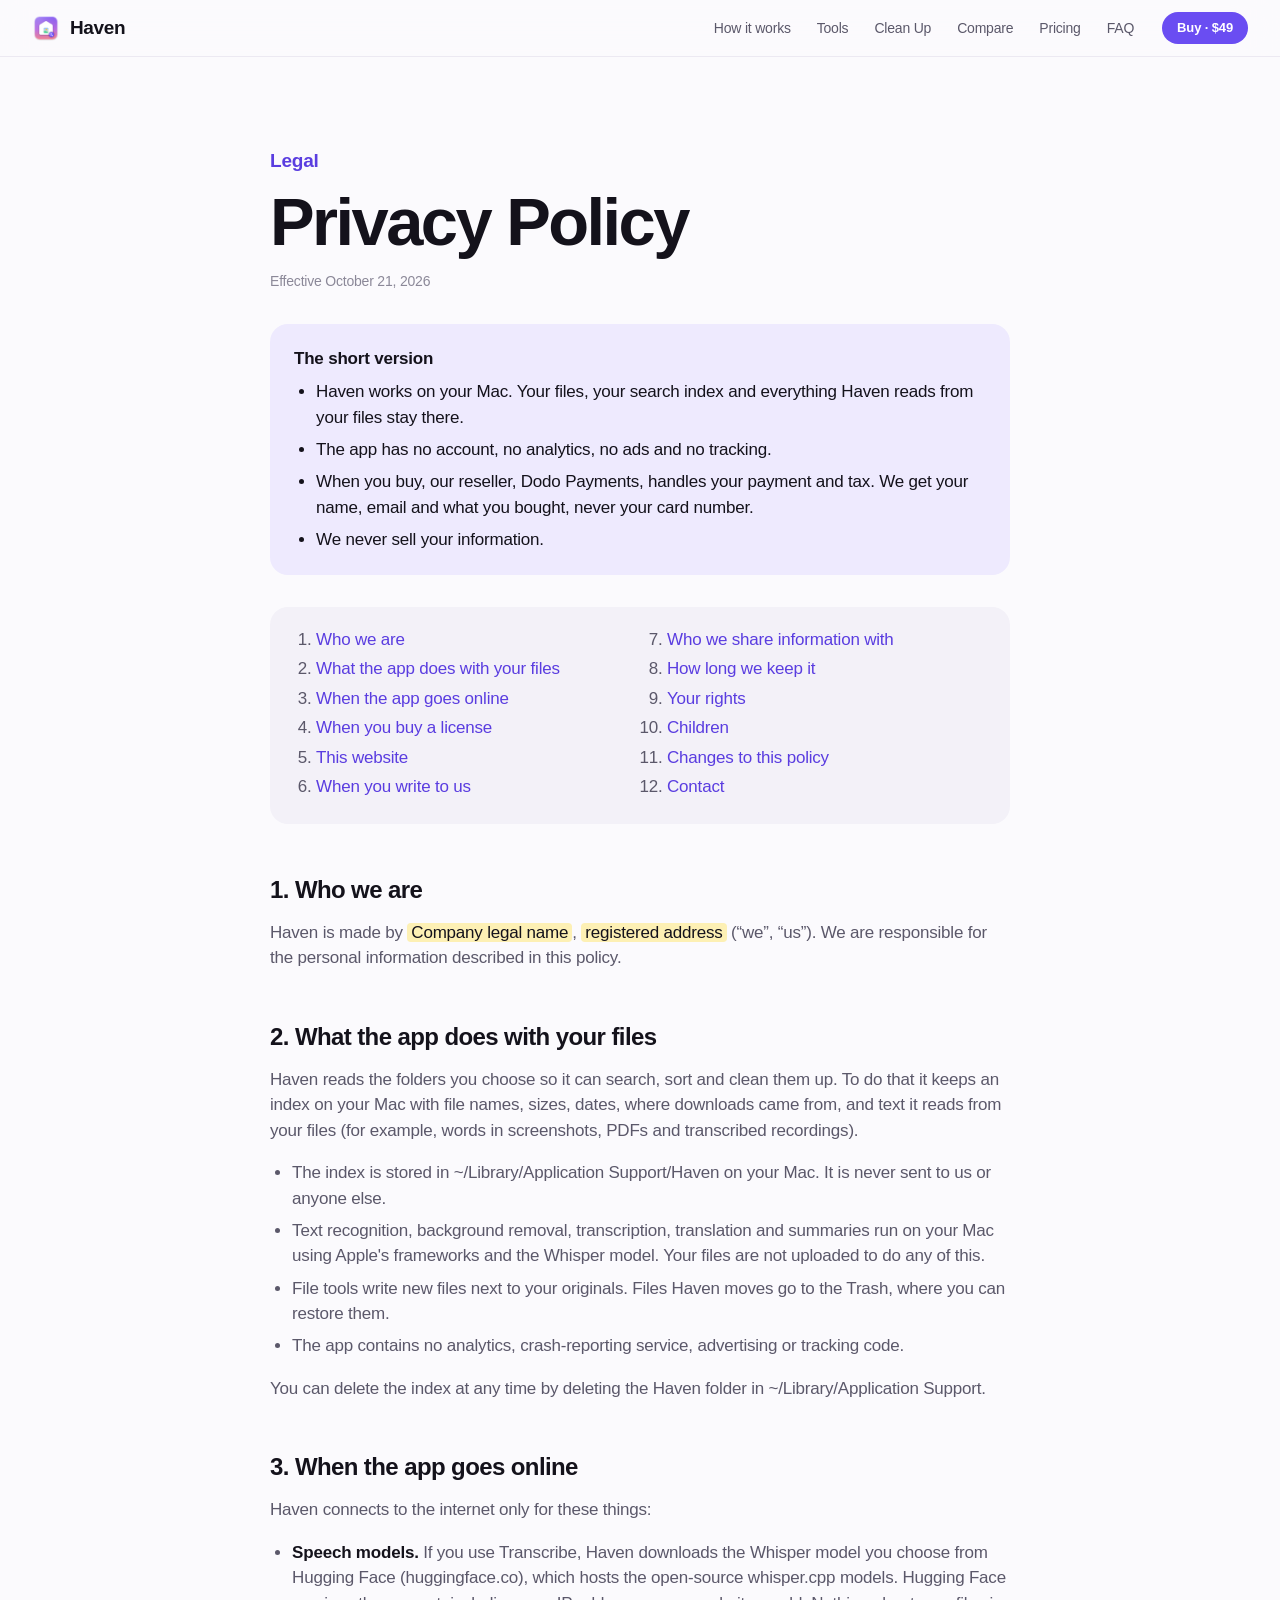
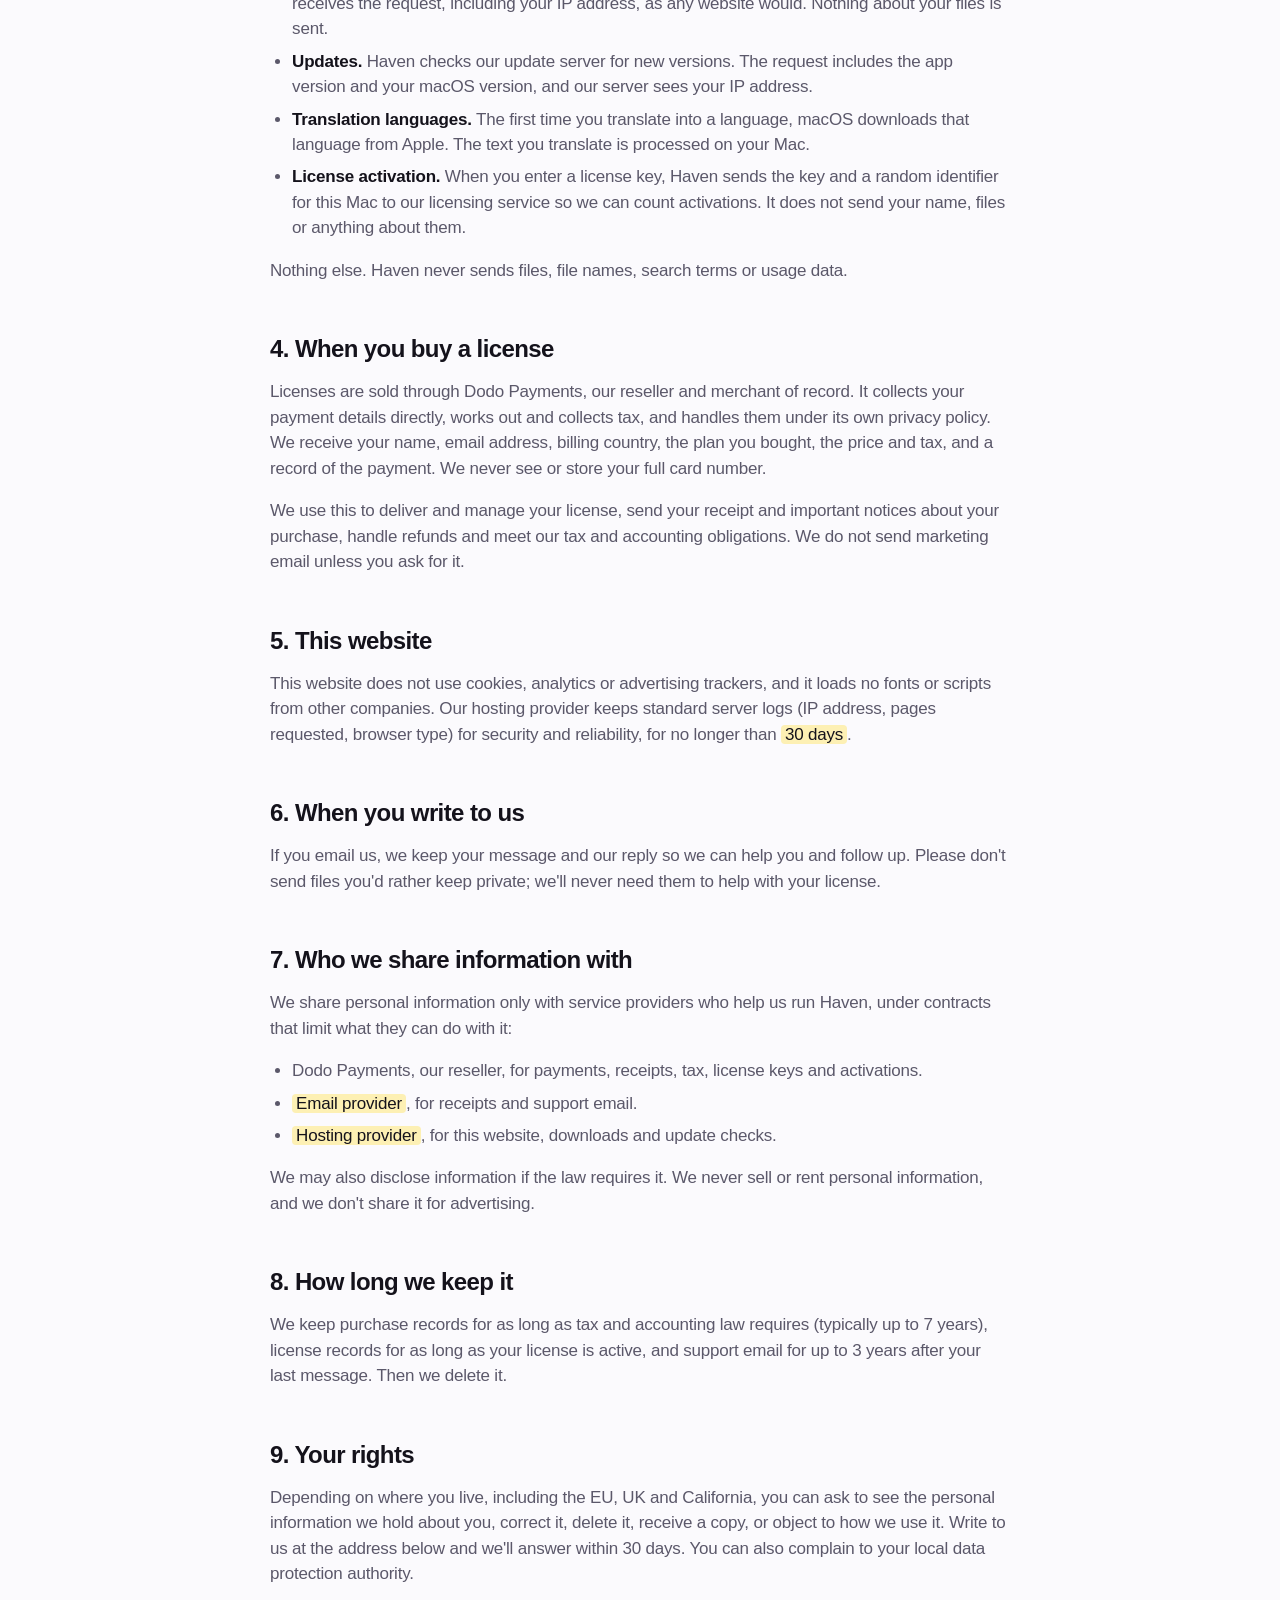
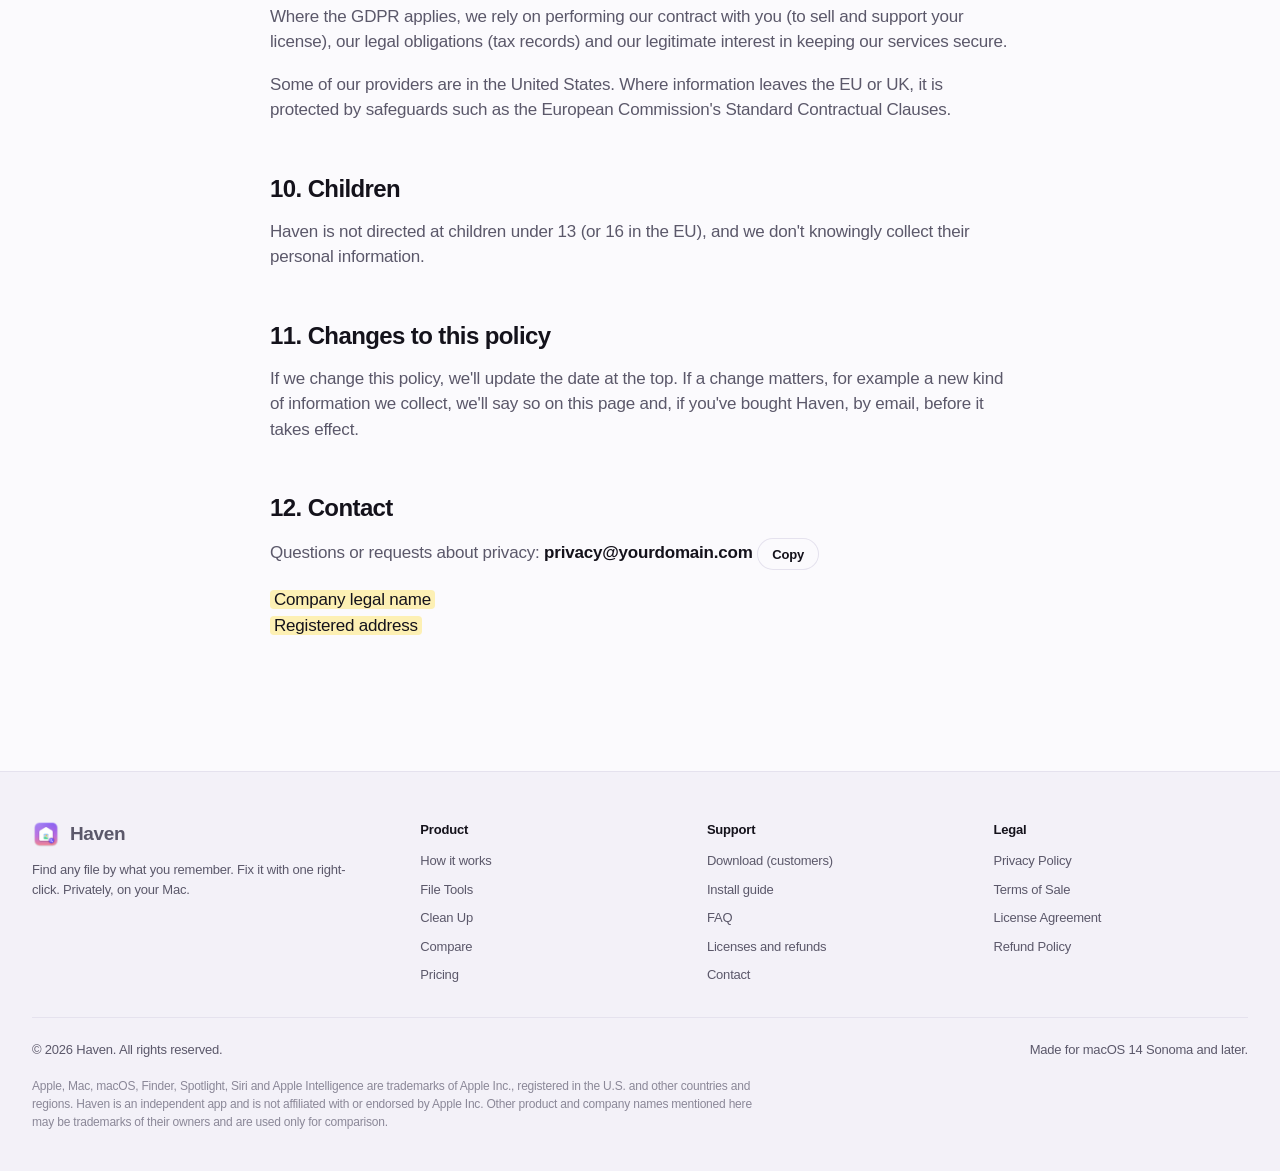
<file: website/privacy.html>
<!doctype html>
<html lang="en">
<head>
<meta charset="utf-8">
<meta name="viewport" content="width=device-width, initial-scale=1, viewport-fit=cover">
<title>Haven Privacy Policy</title>
<meta name="claude:viewport-fit-sides" content="cover">
<meta name="description" content="How Haven handles your information: files stay on your Mac, no analytics, and payments through our reseller.">
<meta property="og:type" content="website">
<meta property="og:title" content="Haven privacy policy">
<meta property="og:description" content="How Haven handles your information: files stay on your Mac, no analytics, and payments through our reseller.">
<meta property="og:image" content="assets/img/og.png">
<meta name="twitter:card" content="summary_large_image">
<link rel="icon" type="image/png" href="assets/img/icon-64.png">
<link rel="apple-touch-icon" href="assets/img/apple-touch-icon.png">
<link rel="stylesheet" href="assets/site.css">
</head>
<body>
<svg width="0" height="0" style="position:absolute" aria-hidden="true">
  <defs>
    <symbol id="i-search" viewBox="0 0 24 24" fill="none" stroke="currentColor" stroke-width="1.9" stroke-linecap="round" stroke-linejoin="round"><circle cx="11" cy="11" r="6.5"/><path d="M16 16l4.5 4.5"/></symbol>
    <symbol id="i-home" viewBox="0 0 24 24" fill="none" stroke="currentColor" stroke-width="1.8" stroke-linecap="round" stroke-linejoin="round"><path d="M4 10.5L12 4l8 6.5V19a1.5 1.5 0 0 1-1.5 1.5h-13A1.5 1.5 0 0 1 4 19z"/><path d="M9.5 20.5V14h5v6.5"/></symbol>
    <symbol id="i-clock" viewBox="0 0 24 24" fill="none" stroke="currentColor" stroke-width="1.8" stroke-linecap="round" stroke-linejoin="round"><circle cx="12" cy="12" r="8.5"/><path d="M12 7.5V12l3 2"/></symbol>
    <symbol id="i-photo" viewBox="0 0 24 24" fill="none" stroke="currentColor" stroke-width="1.8" stroke-linecap="round" stroke-linejoin="round"><rect x="3.5" y="5" width="17" height="14" rx="2.5"/><circle cx="9" cy="10" r="1.6"/><path d="M4 17l5-4.5 3.5 3 3-2.5 4.5 4"/></symbol>
    <symbol id="i-film" viewBox="0 0 24 24" fill="none" stroke="currentColor" stroke-width="1.8" stroke-linecap="round" stroke-linejoin="round"><rect x="3.5" y="5" width="17" height="14" rx="2.5"/><path d="M10.2 9.4v5.2l4.4-2.6z" fill="currentColor"/></symbol>
    <symbol id="i-music" viewBox="0 0 24 24" fill="none" stroke="currentColor" stroke-width="1.8" stroke-linecap="round" stroke-linejoin="round"><path d="M9 18V6.5l10-2V16"/><circle cx="6.8" cy="18" r="2.2"/><circle cx="16.8" cy="16" r="2.2"/></symbol>
    <symbol id="i-doc" viewBox="0 0 24 24" fill="none" stroke="currentColor" stroke-width="1.8" stroke-linecap="round" stroke-linejoin="round"><path d="M7 3.5h7l4.5 4.5v11a1.5 1.5 0 0 1-1.5 1.5H7A1.5 1.5 0 0 1 5.5 19V5A1.5 1.5 0 0 1 7 3.5z"/><path d="M13.5 3.5v5h5M8.5 12.5h7M8.5 16h5"/></symbol>
    <symbol id="i-archive" viewBox="0 0 24 24" fill="none" stroke="currentColor" stroke-width="1.8" stroke-linecap="round" stroke-linejoin="round"><rect x="3.5" y="4.5" width="17" height="4.5" rx="1.2"/><path d="M5 9v9.5A1.5 1.5 0 0 0 6.5 20h11a1.5 1.5 0 0 0 1.5-1.5V9M10 13h4"/></symbol>
    <symbol id="i-apps" viewBox="0 0 24 24" fill="none" stroke="currentColor" stroke-width="1.8" stroke-linecap="round" stroke-linejoin="round"><rect x="4" y="4" width="7" height="7" rx="1.8"/><rect x="13" y="4" width="7" height="7" rx="1.8"/><rect x="4" y="13" width="7" height="7" rx="1.8"/><rect x="13" y="13" width="7" height="7" rx="1.8"/></symbol>
    <symbol id="i-download" viewBox="0 0 24 24" fill="none" stroke="currentColor" stroke-width="1.8" stroke-linecap="round" stroke-linejoin="round"><circle cx="12" cy="12" r="8.5"/><path d="M12 7.5v8M8.5 12.5L12 16l3.5-3.5"/></symbol>
    <symbol id="i-tools" viewBox="0 0 24 24" fill="none" stroke="currentColor" stroke-width="1.8" stroke-linecap="round" stroke-linejoin="round"><path d="M14.7 6.3a1 1 0 0 0 0 1.4l1.6 1.6a1 1 0 0 0 1.4 0l3.3-3.3a6 6 0 0 1-7.9 7.9l-6.5 6.5a2.1 2.1 0 0 1-3-3l6.5-6.5a6 6 0 0 1 7.9-7.9z"/></symbol>
    <symbol id="i-dup" viewBox="0 0 24 24" fill="none" stroke="currentColor" stroke-width="1.8" stroke-linecap="round" stroke-linejoin="round"><rect x="8" y="8" width="12" height="12" rx="2.5"/><path d="M16 8V6.5A2.5 2.5 0 0 0 13.5 4h-7A2.5 2.5 0 0 0 4 6.5v7A2.5 2.5 0 0 0 6.5 16H8"/></symbol>
    <symbol id="i-sparkle" viewBox="0 0 24 24" fill="none" stroke="currentColor" stroke-width="1.8" stroke-linecap="round" stroke-linejoin="round"><path d="M11 3.5l1.9 5.1 5.1 1.9-5.1 1.9-1.9 5.1-1.9-5.1L4 10.5l5.1-1.9z"/><path d="M18 15l.8 2 2 .8-2 .8-.8 2-.8-2-2-.8 2-.8z"/></symbol>
    <symbol id="i-pie" viewBox="0 0 24 24" fill="none" stroke="currentColor" stroke-width="1.8" stroke-linecap="round" stroke-linejoin="round"><circle cx="12" cy="12" r="8.5"/><path d="M12 3.5V12l6 6"/></symbol>
    <symbol id="i-lock" viewBox="0 0 24 24" fill="none" stroke="currentColor" stroke-width="1.8" stroke-linecap="round" stroke-linejoin="round"><rect x="5" y="10.5" width="14" height="10" rx="2.2"/><path d="M8.5 10.5V8a3.5 3.5 0 0 1 7 0v2.5"/></symbol>
    <symbol id="i-sign" viewBox="0 0 24 24" fill="none" stroke="currentColor" stroke-width="1.8" stroke-linecap="round" stroke-linejoin="round"><path d="M3.5 15.5c2.5-.5 4-6 6-9.5 1-1.7 2.6-1.3 2 1-.7 2.8-2.7 7.3-1.6 8.3 1 .9 2.5-2.3 3.6-2.3 1 0 .4 2 1.5 2.1 1 .1 2-1.3 3.5-1.6"/><path d="M3.5 20h17"/></symbol>
    <symbol id="i-cutout" viewBox="0 0 24 24" fill="none" stroke="currentColor" stroke-width="1.8" stroke-linecap="round" stroke-linejoin="round"><rect x="3.5" y="4.5" width="17" height="15" rx="2.5"/><circle cx="12" cy="10.5" r="2.8"/><path d="M7 19.5c.8-2.6 2.8-4 5-4s4.2 1.4 5 4"/></symbol>
    <symbol id="i-compress" viewBox="0 0 24 24" fill="none" stroke="currentColor" stroke-width="1.8" stroke-linecap="round" stroke-linejoin="round"><path d="M4 9.5h5.5V4M20 14.5h-5.5V20M9.5 9.5L4 4M14.5 14.5L20 20"/></symbol>
    <symbol id="i-captions" viewBox="0 0 24 24" fill="none" stroke="currentColor" stroke-width="1.8" stroke-linecap="round" stroke-linejoin="round"><path d="M5 5.5h14a1.5 1.5 0 0 1 1.5 1.5v8.5A1.5 1.5 0 0 1 19 17h-8l-4.5 3.5V17H5a1.5 1.5 0 0 1-1.5-1.5V7A1.5 1.5 0 0 1 5 5.5z"/><path d="M7.5 10h4M13.5 10h3M7.5 13h2.5M12 13h4.5"/></symbol>
    <symbol id="i-merge" viewBox="0 0 24 24" fill="none" stroke="currentColor" stroke-width="1.8" stroke-linecap="round" stroke-linejoin="round"><path d="M8.5 3.5h-2A1.5 1.5 0 0 0 5 5v9a1.5 1.5 0 0 0 1.5 1.5h2"/><path d="M15.5 3.5h2A1.5 1.5 0 0 1 19 5v9a1.5 1.5 0 0 1-1.5 1.5h-2"/><path d="M12 6v14M9 17l3 3 3-3"/></symbol>
    <symbol id="i-locoff" viewBox="0 0 24 24" fill="none" stroke="currentColor" stroke-width="1.8" stroke-linecap="round" stroke-linejoin="round"><path d="M19.5 4.5L4.5 11l6.5 2 2 6.5z"/><path d="M3.5 3.5l17 17"/></symbol>
    <symbol id="i-check" viewBox="0 0 24 24" fill="none" stroke="currentColor" stroke-width="2.2" stroke-linecap="round" stroke-linejoin="round"><path d="M5 12.5l4.5 4.5L19 7.5"/></symbol>
    <symbol id="i-shield" viewBox="0 0 24 24" fill="none" stroke="currentColor" stroke-width="1.8" stroke-linecap="round" stroke-linejoin="round"><path d="M12 3.5l7 2.8v5.2c0 4.3-3 7.8-7 9-4-1.2-7-4.7-7-9V6.3z"/><path d="M8.8 12l2.3 2.3 4.2-4.6"/></symbol>
    <symbol id="i-tray" viewBox="0 0 24 24" fill="none" stroke="currentColor" stroke-width="1.8" stroke-linecap="round" stroke-linejoin="round"><path d="M3.5 13.5l2.4-7.2a1.5 1.5 0 0 1 1.4-1h9.4a1.5 1.5 0 0 1 1.4 1l2.4 7.2v4.7a1.5 1.5 0 0 1-1.5 1.5h-14a1.5 1.5 0 0 1-1.5-1.5z"/><path d="M3.5 13.5H8l1.5 2.5h5l1.5-2.5h4.5"/></symbol>
    <symbol id="i-stack" viewBox="0 0 24 24" fill="none" stroke="currentColor" stroke-width="1.8" stroke-linecap="round" stroke-linejoin="round"><path d="M12 4l8.5 4.5L12 13 3.5 8.5z"/><path d="M3.5 12.5L12 17l8.5-4.5M3.5 16.5L12 21l8.5-4.5"/></symbol>
    <symbol id="i-jump" viewBox="0 0 24 24" fill="none" stroke="currentColor" stroke-width="1.8" stroke-linecap="round" stroke-linejoin="round"><path d="M3.5 7A1.5 1.5 0 0 1 5 5.5h4l2 2h8A1.5 1.5 0 0 1 20.5 9v9a1.5 1.5 0 0 1-1.5 1.5H5A1.5 1.5 0 0 1 3.5 18z"/><path d="M9.5 13.5h6.5M13.5 11l2.5 2.5-2.5 2.5"/></symbol>
    <symbol id="i-menubar" viewBox="0 0 24 24" fill="none" stroke="currentColor" stroke-width="1.8" stroke-linecap="round" stroke-linejoin="round"><path d="M3.5 5h17"/><rect x="11" y="8" width="9.5" height="11" rx="2"/><path d="M13.5 11.5h4.5M13.5 15h3"/></symbol>
    <symbol id="i-rules" viewBox="0 0 24 24" fill="none" stroke="currentColor" stroke-width="1.8" stroke-linecap="round" stroke-linejoin="round"><circle cx="6" cy="6" r="2"/><circle cx="6" cy="18" r="2"/><circle cx="18" cy="12" r="2"/><path d="M8 6h2.5a3 3 0 0 1 3 3 3 3 0 0 0 2.5 3M8 18h2.5a3 3 0 0 0 3-3 3 3 0 0 1 2.5-3"/></symbol>
    <symbol id="i-rename" viewBox="0 0 24 24" fill="none" stroke="currentColor" stroke-width="1.8" stroke-linecap="round" stroke-linejoin="round"><path d="M3.5 17.5l4-11 4 11M5 13.5h5"/><path d="M14.5 5.5h5M17 5.5v13M14.5 18.5h5"/></symbol>
    <symbol id="i-cmd" viewBox="0 0 24 24" fill="none" stroke="currentColor" stroke-width="1.8" stroke-linecap="round" stroke-linejoin="round"><path d="M9 9h6v6H9zM9 9V6.5A2.5 2.5 0 1 0 6.5 9H9M15 9V6.5A2.5 2.5 0 1 1 17.5 9H15M15 15v2.5a2.5 2.5 0 1 0 2.5-2.5H15M9 15v2.5A2.5 2.5 0 1 1 6.5 15H9"/></symbol>
    <symbol id="i-trash" viewBox="0 0 24 24" fill="none" stroke="currentColor" stroke-width="1.8" stroke-linecap="round" stroke-linejoin="round"><path d="M4.5 7h15M9.5 7V5a1 1 0 0 1 1-1h3a1 1 0 0 1 1 1v2M6.5 7l.8 12a1.5 1.5 0 0 0 1.5 1.4h6.4a1.5 1.5 0 0 0 1.5-1.4l.8-12"/></symbol>
    <symbol id="i-undo" viewBox="0 0 24 24" fill="none" stroke="currentColor" stroke-width="1.8" stroke-linecap="round" stroke-linejoin="round"><path d="M9 5.5L5 9.5l4 4"/><path d="M5 9.5h9.5a5 5 0 0 1 0 10H11"/></symbol>
    <symbol id="i-cpu" viewBox="0 0 24 24" fill="none" stroke="currentColor" stroke-width="1.8" stroke-linecap="round" stroke-linejoin="round"><rect x="6.5" y="6.5" width="11" height="11" rx="2"/><path d="M9.5 3.5v3M14.5 3.5v3M9.5 17.5v3M14.5 17.5v3M3.5 9.5h3M3.5 14.5h3M17.5 9.5h3M17.5 14.5h3"/></symbol>
    <symbol id="i-wave" viewBox="0 0 24 24" fill="none" stroke="currentColor" stroke-width="1.8" stroke-linecap="round" stroke-linejoin="round"><path d="M4 11v2M7.5 8.5v7M11 5.5v13M14.5 8v8M18 10v4M21 11.2v1.6"/></symbol>
    <symbol id="i-translate" viewBox="0 0 24 24" fill="none" stroke="currentColor" stroke-width="1.8" stroke-linecap="round" stroke-linejoin="round"><path d="M3.5 5.5h9M8 3.5v2M11 5.5c-.6 3.2-2.8 6.3-6.5 8M5.8 8.5c1.1 2.1 3 3.8 5.4 4.8"/><path d="M12.5 20.5l3.8-9 3.8 9M13.8 17.5h5"/></symbol>
    <symbol id="i-lines" viewBox="0 0 24 24" fill="none" stroke="currentColor" stroke-width="1.8" stroke-linecap="round" stroke-linejoin="round"><path d="M5 6h14M5 10h14M5 14h9M5 18h6"/></symbol>
    <symbol id="i-bolt" viewBox="0 0 24 24" fill="none" stroke="currentColor" stroke-width="1.8" stroke-linecap="round" stroke-linejoin="round"><path d="M13 3.5L5.5 13.5H12l-1 7 7.5-10H12z"/></symbol>
    <symbol id="i-refresh" viewBox="0 0 24 24" fill="none" stroke="currentColor" stroke-width="1.8" stroke-linecap="round" stroke-linejoin="round"><path d="M19.5 12a7.5 7.5 0 1 1-2.2-5.3M19.5 4.5v4h-4"/></symbol>
    <symbol id="i-box" viewBox="0 0 24 24" fill="none" stroke="currentColor" stroke-width="1.8" stroke-linecap="round" stroke-linejoin="round"><path d="M12 3.5l8 4v9l-8 4-8-4v-9z"/><path d="M4 7.5l8 4 8-4M12 11.5v9"/></symbol>
    <symbol id="i-shot" viewBox="0 0 24 24" fill="none" stroke="currentColor" stroke-width="1.8" stroke-linecap="round" stroke-linejoin="round"><path d="M4 8.5V6a1.5 1.5 0 0 1 1.5-1.5H8M16 4.5h2.5A1.5 1.5 0 0 1 20 6v2.5M20 15.5V18a1.5 1.5 0 0 1-1.5 1.5H16M8 19.5H5.5A1.5 1.5 0 0 1 4 18v-2.5"/><circle cx="12" cy="12" r="3"/></symbol>
    <symbol id="i-laptop" viewBox="0 0 24 24" fill="none" stroke="currentColor" stroke-width="1.8" stroke-linecap="round" stroke-linejoin="round"><rect x="5" y="5" width="14" height="10" rx="1.5"/><path d="M2.5 18.5h19"/></symbol>
    <symbol id="i-infinity" viewBox="0 0 24 24" fill="none" stroke="currentColor" stroke-width="1.8" stroke-linecap="round" stroke-linejoin="round"><path d="M7.5 9a3 3 0 1 0 0 6c3.5 0 5.5-6 9-6a3 3 0 1 1 0 6c-3.5 0-5.5-6-9-6z"/></symbol>
    <symbol id="i-help" viewBox="0 0 24 24" fill="none" stroke="currentColor" stroke-width="1.8" stroke-linecap="round" stroke-linejoin="round"><circle cx="12" cy="12" r="8.5"/><circle cx="12" cy="12" r="3.5"/><path d="M6 6l3.5 3.5M14.5 14.5L18 18M18 6l-3.5 3.5M9.5 14.5L6 18"/></symbol>
    <symbol id="i-lr" viewBox="0 0 24 24" fill="none" stroke="currentColor" stroke-width="2" stroke-linecap="round" stroke-linejoin="round"><path d="M9 7l-4 5 4 5M15 7l4 5-4 5"/></symbol>
    <symbol id="i-globe" viewBox="0 0 24 24" fill="none" stroke="currentColor" stroke-width="1.8" stroke-linecap="round" stroke-linejoin="round"><circle cx="12" cy="12" r="8.5"/><path d="M3.5 12h17M12 3.5c2.4 2.4 3.5 5.3 3.5 8.5s-1.1 6.1-3.5 8.5c-2.4-2.4-3.5-5.3-3.5-8.5S9.6 5.9 12 3.5z"/></symbol>
    <symbol id="i-share" viewBox="0 0 24 24" fill="none" stroke="currentColor" stroke-width="1.8" stroke-linecap="round" stroke-linejoin="round"><path d="M12 14.5v-11M8 7l4-3.5L16 7"/><path d="M8 10.5H6.5A1.5 1.5 0 0 0 5 12v6.5A1.5 1.5 0 0 0 6.5 20h11a1.5 1.5 0 0 0 1.5-1.5V12a1.5 1.5 0 0 0-1.5-1.5H16"/></symbol>
    <symbol id="i-disk" viewBox="0 0 24 24" fill="none" stroke="currentColor" stroke-width="1.8" stroke-linecap="round" stroke-linejoin="round"><rect x="3.5" y="6" width="17" height="12" rx="2.5"/><path d="M7 14.5h.01M10 14.5h7"/></symbol>
    <symbol id="i-x" viewBox="0 0 24 24" fill="none" stroke="currentColor" stroke-width="1.8" stroke-linecap="round" stroke-linejoin="round"><path d="M6.5 6.5l11 11M17.5 6.5l-11 11"/></symbol>
    <symbol id="i-wifi" viewBox="0 0 24 24" fill="none" stroke="currentColor" stroke-width="1.8" stroke-linecap="round" stroke-linejoin="round"><path d="M3.5 9.5a12 12 0 0 1 17 0M6.5 12.6a7.8 7.8 0 0 1 11 0M9.4 15.6a3.6 3.6 0 0 1 5.2 0"/><circle cx="12" cy="18.6" r="1.1" fill="currentColor" stroke="none"/></symbol>
    <symbol id="i-brief" viewBox="0 0 24 24" fill="none" stroke="currentColor" stroke-width="1.8" stroke-linecap="round" stroke-linejoin="round"><rect x="3.5" y="7.5" width="17" height="12" rx="2"/><path d="M9 7.5V6a1.5 1.5 0 0 1 1.5-1.5h3A1.5 1.5 0 0 1 15 6v1.5M3.5 12.5h17"/></symbol>
    <symbol id="i-cap" viewBox="0 0 24 24" fill="none" stroke="currentColor" stroke-width="1.8" stroke-linecap="round" stroke-linejoin="round"><path d="M2.5 9.5L12 5l9.5 4.5L12 14z"/><path d="M6.5 11.5v4c0 1.4 2.5 2.5 5.5 2.5s5.5-1.1 5.5-2.5v-4M21.5 9.5v5"/></symbol>
    <symbol id="i-heart" viewBox="0 0 24 24" fill="none" stroke="currentColor" stroke-width="1.8" stroke-linecap="round" stroke-linejoin="round"><path d="M12 19.5s-7.5-4.5-7.5-10A4.2 4.2 0 0 1 12 7a4.2 4.2 0 0 1 7.5 2.5c0 5.5-7.5 10-7.5 10z"/></symbol>
    <symbol id="i-store" viewBox="0 0 24 24" fill="none" stroke="currentColor" stroke-width="1.8" stroke-linecap="round" stroke-linejoin="round"><path d="M4 9.5l1.5-5h13l1.5 5M4 9.5h16v1a2.7 2.7 0 0 1-5.3 0 2.7 2.7 0 0 1-5.4 0A2.7 2.7 0 0 1 4 10.5z"/><path d="M5.5 12.5v7h13v-7M10 19.5v-4h4v4"/></symbol>
    <symbol id="i-clap" viewBox="0 0 24 24" fill="none" stroke="currentColor" stroke-width="1.8" stroke-linecap="round" stroke-linejoin="round"><rect x="3.5" y="9" width="17" height="10.5" rx="2"/><path d="M3.5 9l15-4 1 3.5M8 7.8l2.5 2.7M13 6.5l2.5 2.7"/></symbol>
    <symbol id="i-play" viewBox="0 0 24 24" fill="currentColor"><path d="M8 5.6v12.8a1 1 0 0 0 1.5.86l10.6-6.4a1 1 0 0 0 0-1.72L9.5 4.74A1 1 0 0 0 8 5.6z"/></symbol>
    <symbol id="i-arrow" viewBox="0 0 24 24" fill="none" stroke="currentColor" stroke-width="1.8" stroke-linecap="round" stroke-linejoin="round"><path d="M12 5v14M6.5 13.5L12 19l5.5-5.5"/></symbol>
    <symbol id="i-cursor" viewBox="0 0 24 24" fill="none" stroke="currentColor" stroke-width="1.8" stroke-linecap="round" stroke-linejoin="round"><path d="M5.5 3.5l12.5 7-5.8 1.6-2.6 5.9z"/></symbol>
    <symbol id="i-chev" viewBox="0 0 24 24" fill="none" stroke="currentColor" stroke-width="1.8" stroke-linecap="round" stroke-linejoin="round"><path d="M9.5 6l6 6-6 6"/></symbol>
  </defs>
</svg>

<header class="gnav" id="top">
  <div class="wrap-wide gnav-in">
    <a class="brand" href="index.html"><img src="assets/img/icon-64.png" alt="" width="28" height="28">Haven</a>
    <ul class="gnav-links">
      <li><a href="index.html#how">How it works</a></li>
      <li><a href="index.html#tools">Tools</a></li>
      <li><a href="index.html#cleanup">Clean Up</a></li>
      <li><a href="compare.html">Compare</a></li>
      <li><a href="pricing.html">Pricing</a></li>
      <li><a href="faq.html">FAQ</a></li>
    </ul>
    <div class="gnav-cta">
      <a class="btn btn-sm" href="index.html#buy">Buy · $49</a>
    </div>
    <button class="menu-btn" type="button" aria-label="Menu" aria-expanded="false" aria-controls="menu-sheet"><span></span><span></span></button>
    <div class="menu-sheet" id="menu-sheet">
      <ul class="wrap-wide">
        <li><a href="index.html#how">How it works</a></li>
        <li><a href="index.html#tools">Tools</a></li>
        <li><a href="index.html#cleanup">Clean Up</a></li>
        <li><a href="compare.html">Compare</a></li>
        <li><a href="pricing.html">Pricing</a></li>
        <li><a href="faq.html">FAQ</a></li>
        <li><a href="index.html#buy">Buy Haven · $49</a></li>
      </ul>
    </div>
  </div>
</header>

<main>
  <section class="doc-head">
    <div class="wrap-text">
      <p class="eyebrow">Legal</p>
      <h1 class="h2">Privacy Policy</h1>
      <p class="fine">Effective October 21, 2026</p>
    </div>
  </section>
  <article class="wrap-text prose">
    <div class="summary">
      <strong>The short version</strong>
      <ul>
        <li>Haven works on your Mac. Your files, your search index and everything Haven reads from your files stay there.</li>
        <li>The app has no account, no analytics, no ads and no tracking.</li>
        <li>When you buy, our reseller, Dodo Payments, handles your payment and tax. We get your name, email and what you bought, never your card number.</li>
        <li>We never sell your information.</li>
      </ul>
    </div>
    <div class="toc"><ol>
      <li><a href="#who">Who we are</a></li>
      <li><a href="#app">What the app does with your files</a></li>
      <li><a href="#online">When the app goes online</a></li>
      <li><a href="#buying">When you buy a license</a></li>
      <li><a href="#site">This website</a></li>
      <li><a href="#support">When you write to us</a></li>
      <li><a href="#share">Who we share information with</a></li>
      <li><a href="#keep">How long we keep it</a></li>
      <li><a href="#rights">Your rights</a></li>
      <li><a href="#children">Children</a></li>
      <li><a href="#changes">Changes to this policy</a></li>
      <li><a href="#contact">Contact</a></li>
    </ol></div>

    <h2 id="who">1. Who we are</h2>
    <p>Haven is made by <span class="fill">Company legal name</span>, <span class="fill">registered address</span> (“we”, “us”). We are responsible for the personal information described in this policy.</p>

    <h2 id="app">2. What the app does with your files</h2>
    <p>Haven reads the folders you choose so it can search, sort and clean them up. To do that it keeps an index on your Mac with file names, sizes, dates, where downloads came from, and text it reads from your files (for example, words in screenshots, PDFs and transcribed recordings).</p>
    <ul>
      <li>The index is stored in ~/Library/Application Support/Haven on your Mac. It is never sent to us or anyone else.</li>
      <li>Text recognition, background removal, transcription, translation and summaries run on your Mac using Apple's frameworks and the Whisper model. Your files are not uploaded to do any of this.</li>
      <li>File tools write new files next to your originals. Files Haven moves go to the Trash, where you can restore them.</li>
      <li>The app contains no analytics, crash-reporting service, advertising or tracking code.</li>
    </ul>
    <p>You can delete the index at any time by deleting the Haven folder in ~/Library/Application Support.</p>

    <h2 id="online">3. When the app goes online</h2>
    <p>Haven connects to the internet only for these things:</p>
    <ul>
      <li><strong>Speech models.</strong> If you use Transcribe, Haven downloads the Whisper model you choose from Hugging Face (huggingface.co), which hosts the open-source whisper.cpp models. Hugging Face receives the request, including your IP address, as any website would. Nothing about your files is sent.</li>
      <li><strong>Updates.</strong> Haven checks our update server for new versions. The request includes the app version and your macOS version, and our server sees your IP address.</li>
      <li><strong>Translation languages.</strong> The first time you translate into a language, macOS downloads that language from Apple. The text you translate is processed on your Mac.</li>
      <li><strong>License activation.</strong> When you enter a license key, Haven sends the key and a random identifier for this Mac to our licensing service so we can count activations. It does not send your name, files or anything about them.</li>
    </ul>
    <p>Nothing else. Haven never sends files, file names, search terms or usage data.</p>

    <h2 id="buying">4. When you buy a license</h2>
    <p>Licenses are sold through Dodo Payments, our reseller and merchant of record. It collects your payment details directly, works out and collects tax, and handles them under its own privacy policy. We receive your name, email address, billing country, the plan you bought, the price and tax, and a record of the payment. We never see or store your full card number.</p>
    <p>We use this to deliver and manage your license, send your receipt and important notices about your purchase, handle refunds and meet our tax and accounting obligations. We do not send marketing email unless you ask for it.</p>

    <h2 id="site">5. This website</h2>
    <p>This website does not use cookies, analytics or advertising trackers, and it loads no fonts or scripts from other companies. Our hosting provider keeps standard server logs (IP address, pages requested, browser type) for security and reliability, for no longer than <span class="fill">30 days</span>.</p>

    <h2 id="support">6. When you write to us</h2>
    <p>If you email us, we keep your message and our reply so we can help you and follow up. Please don't send files you'd rather keep private; we'll never need them to help with your license.</p>

    <h2 id="share">7. Who we share information with</h2>
    <p>We share personal information only with service providers who help us run Haven, under contracts that limit what they can do with it:</p>
    <ul>
      <li>Dodo Payments, our reseller, for payments, receipts, tax, license keys and activations.</li>
      <li><span class="fill">Email provider</span>, for receipts and support email.</li>
      <li><span class="fill">Hosting provider</span>, for this website, downloads and update checks.</li>
    </ul>
    <p>We may also disclose information if the law requires it. We never sell or rent personal information, and we don't share it for advertising.</p>

    <h2 id="keep">8. How long we keep it</h2>
    <p>We keep purchase records for as long as tax and accounting law requires (typically up to 7 years), license records for as long as your license is active, and support email for up to 3 years after your last message. Then we delete it.</p>

    <h2 id="rights">9. Your rights</h2>
    <p>Depending on where you live, including the EU, UK and California, you can ask to see the personal information we hold about you, correct it, delete it, receive a copy, or object to how we use it. Write to us at the address below and we'll answer within 30 days. You can also complain to your local data protection authority.</p>
    <p>Where the GDPR applies, we rely on performing our contract with you (to sell and support your license), our legal obligations (tax records) and our legitimate interest in keeping our services secure.</p>
    <p>Some of our providers are in the United States. Where information leaves the EU or UK, it is protected by safeguards such as the European Commission's Standard Contractual Clauses.</p>

    <h2 id="children">10. Children</h2>
    <p>Haven is not directed at children under 13 (or 16 in the EU), and we don't knowingly collect their personal information.</p>

    <h2 id="changes">11. Changes to this policy</h2>
    <p>If we change this policy, we'll update the date at the top. If a change matters, for example a new kind of information we collect, we'll say so on this page and, if you've bought Haven, by email, before it takes effect.</p>

    <h2 id="contact">12. Contact</h2>
    <p>Questions or requests about privacy: <strong id="privacy-email" data-email="privacy">privacy@yourdomain.com</strong> <button class="btn-line btn-sm" type="button" data-copy-email="privacy-email">Copy</button></p>
    <p><span class="fill">Company legal name</span><br><span class="fill">Registered address</span></p>
  </article>
</main>

<footer class="foot">
  <div class="wrap-wide">
    <div class="foot-top">
      <div class="foot-brand">
        <a class="brand" href="index.html"><img src="assets/img/icon-64.png" alt="" width="28" height="28">Haven</a>
        <p>Find any file by what you remember. Fix it with one right-click. Privately, on your Mac.</p>
      </div>
      <div>
        <h4>Product</h4>
        <ul>
          <li><a href="index.html#how">How it works</a></li>
          <li><a href="index.html#tools">File Tools</a></li>
          <li><a href="index.html#cleanup">Clean Up</a></li>
          <li><a href="compare.html">Compare</a></li>
          <li><a href="pricing.html">Pricing</a></li>
        </ul>
      </div>
      <div>
        <h4>Support</h4>
        <ul>
          <li><a href="download.html">Download (customers)</a></li>
          <li><a href="download.html#install">Install guide</a></li>
          <li><a href="faq.html">FAQ</a></li>
          <li><a href="faq.html#licenses">Licenses and refunds</a></li>
          <li><a href="faq.html#contact">Contact</a></li>
        </ul>
      </div>
      <div>
        <h4>Legal</h4>
        <ul>
          <li><a href="privacy.html">Privacy Policy</a></li>
          <li><a href="terms.html">Terms of Sale</a></li>
          <li><a href="terms.html#license">License Agreement</a></li>
          <li><a href="terms.html#refunds">Refund Policy</a></li>
        </ul>
      </div>
    </div>
    <div class="foot-bottom">
      <span>© 2026 Haven. All rights reserved.</span>
      <span>Made for macOS 14 Sonoma and later.</span>
    </div>
    <p class="foot-legal">Apple, Mac, macOS, Finder, Spotlight, Siri and Apple Intelligence are trademarks of Apple Inc., registered in the U.S. and other countries and regions. Haven is an independent app and is not affiliated with or endorsed by Apple Inc. Other product and company names mentioned here may be trademarks of their owners and are used only for comparison.</p>
  </div>
</footer>

<div class="toast" id="toast" role="status" aria-live="polite"></div>

<script src="assets/config.js"></script>
<script src="assets/site.js"></script>
</body>
</html>
</file>
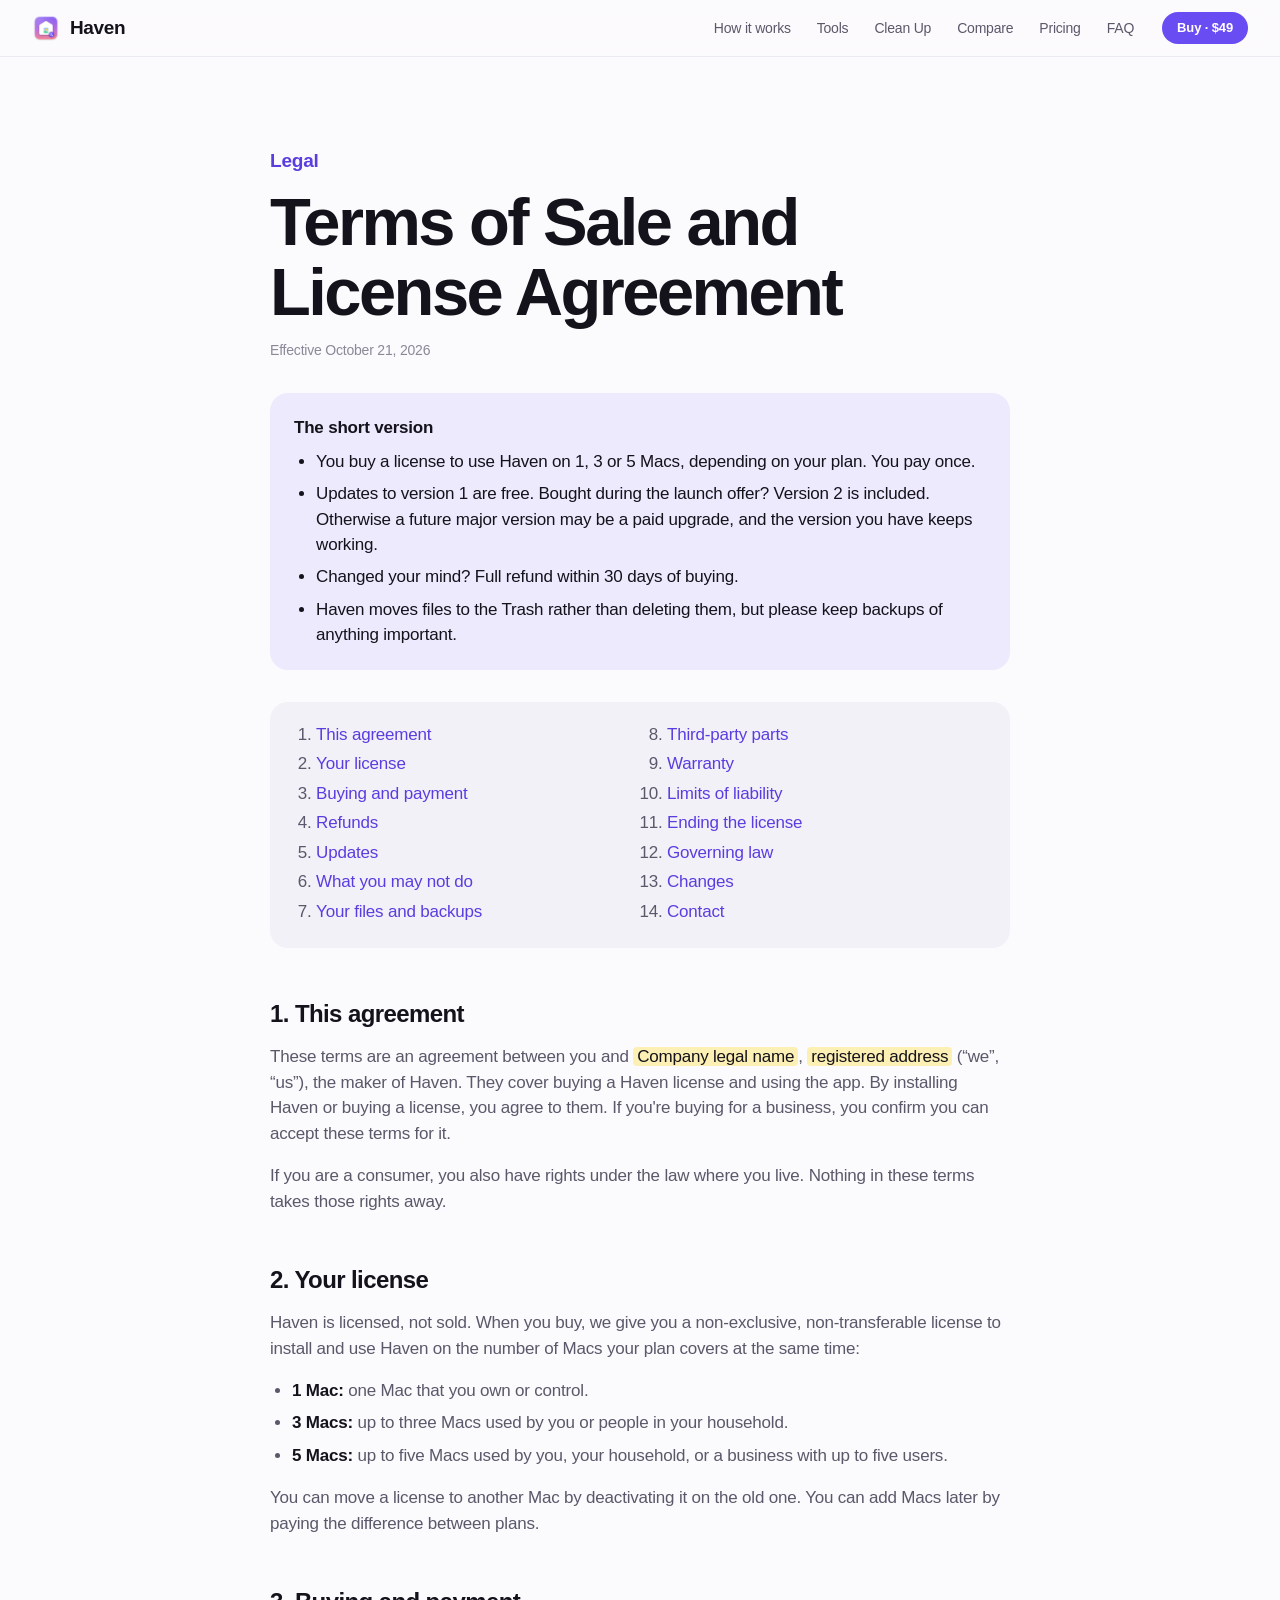
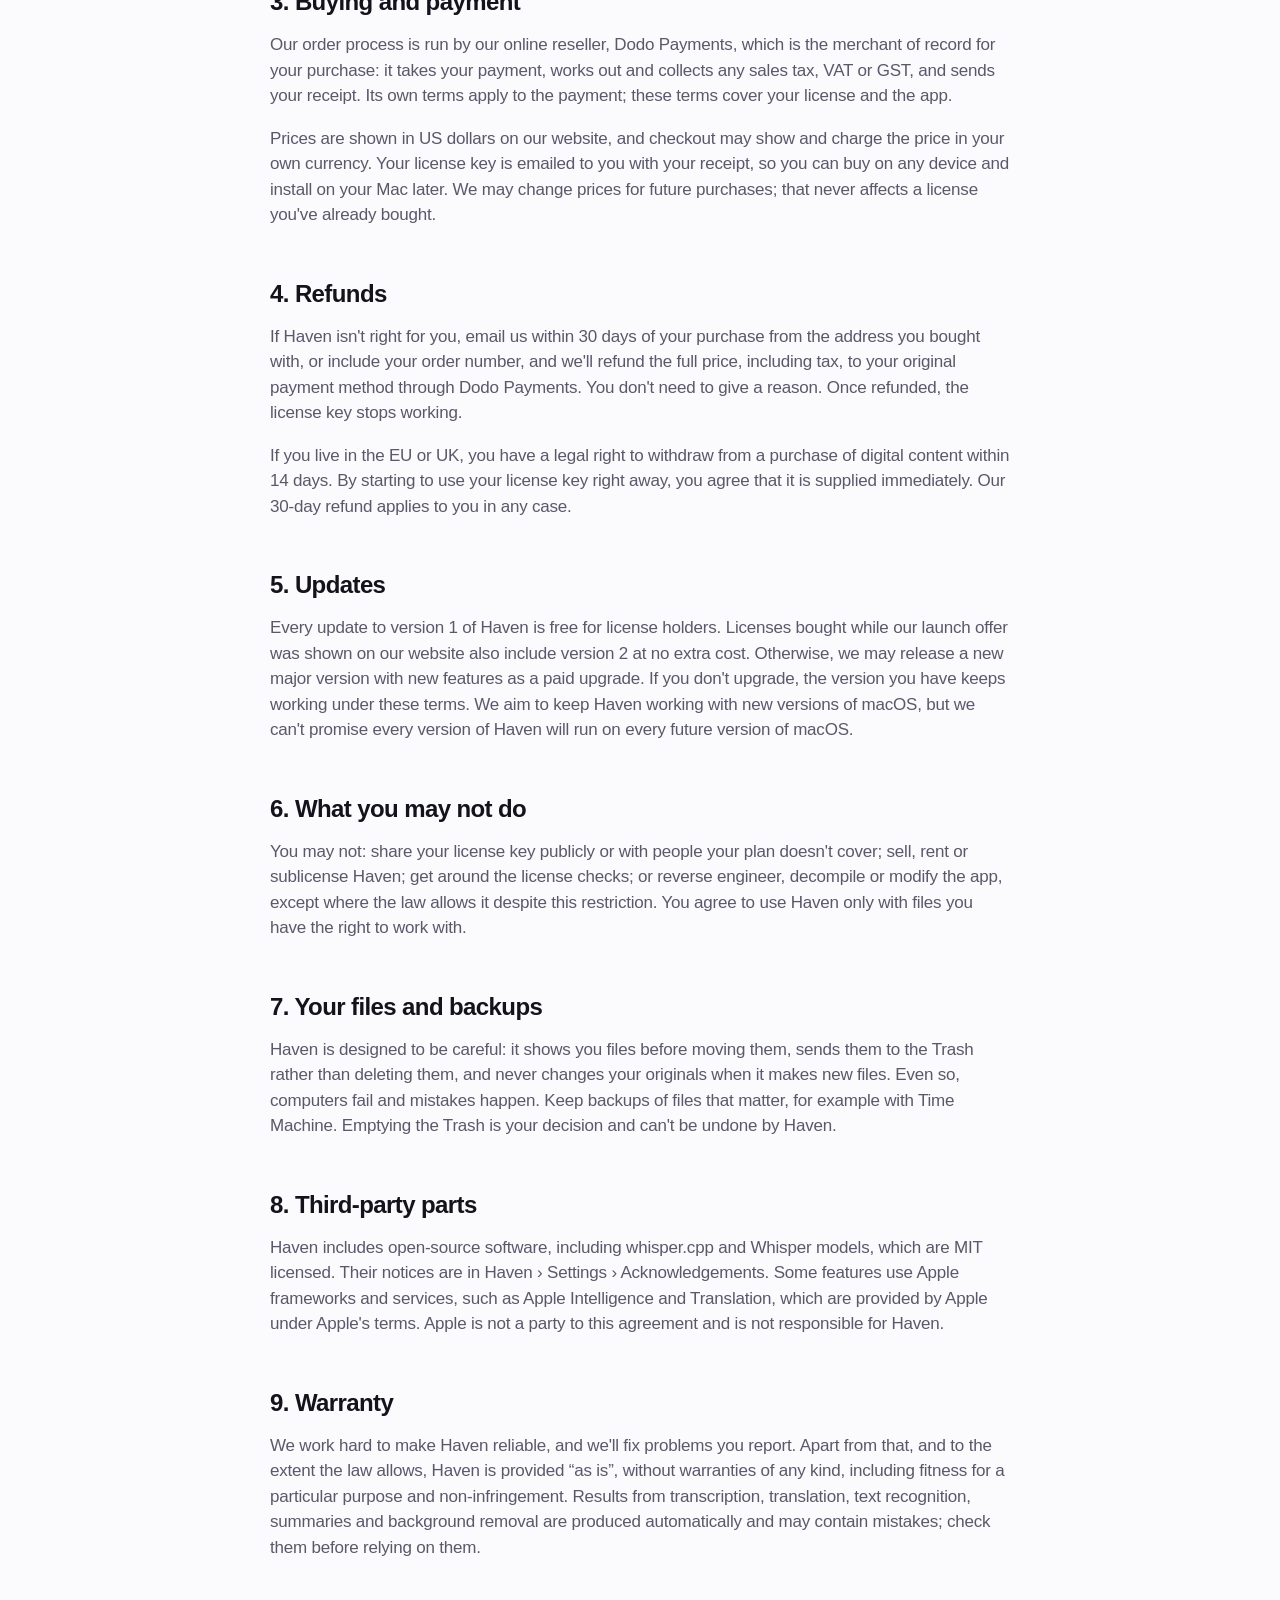
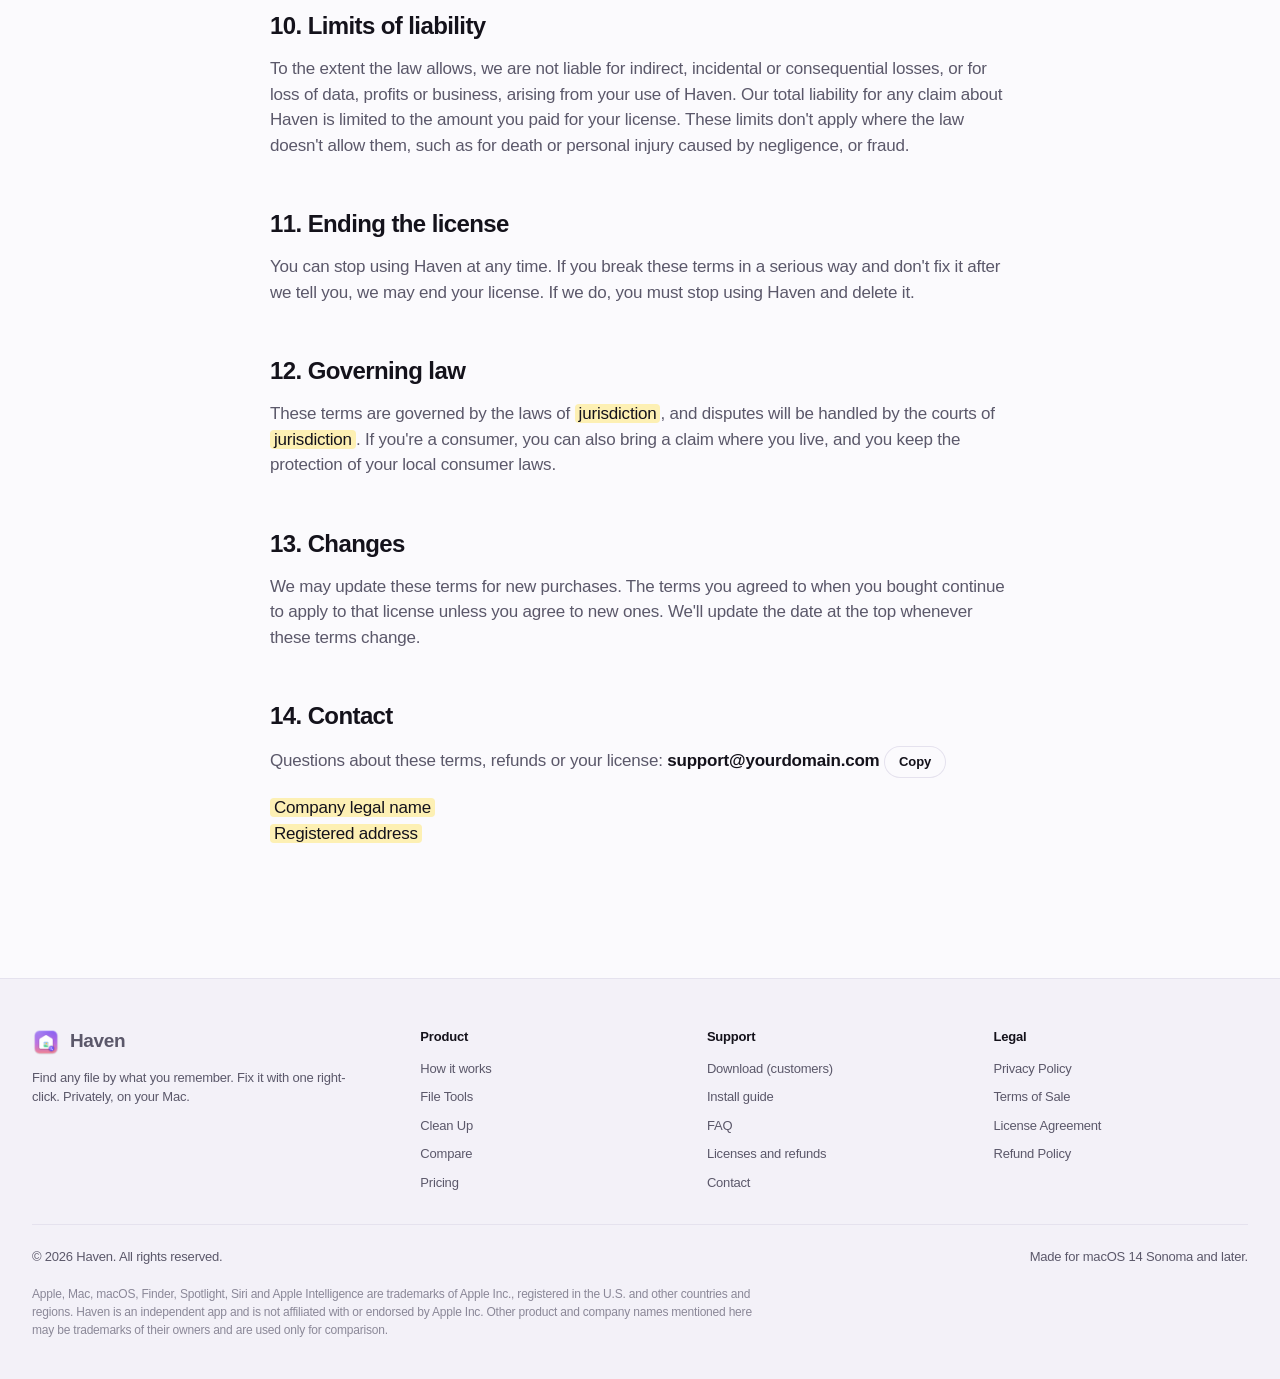
<file: website/terms.html>
<!doctype html>
<html lang="en">
<head>
<meta charset="utf-8">
<meta name="viewport" content="width=device-width, initial-scale=1, viewport-fit=cover">
<title>Haven Terms of Sale</title>
<meta name="claude:viewport-fit-sides" content="cover">
<meta name="description" content="Terms of sale and license agreement for Haven for Mac, including the 30-day refund policy.">
<meta property="og:type" content="website">
<meta property="og:title" content="Haven terms of sale">
<meta property="og:description" content="Terms of sale and license agreement for Haven for Mac, including the 30-day refund policy.">
<meta property="og:image" content="assets/img/og.png">
<meta name="twitter:card" content="summary_large_image">
<link rel="icon" type="image/png" href="assets/img/icon-64.png">
<link rel="apple-touch-icon" href="assets/img/apple-touch-icon.png">
<link rel="stylesheet" href="assets/site.css">
</head>
<body>
<svg width="0" height="0" style="position:absolute" aria-hidden="true">
  <defs>
    <symbol id="i-search" viewBox="0 0 24 24" fill="none" stroke="currentColor" stroke-width="1.9" stroke-linecap="round" stroke-linejoin="round"><circle cx="11" cy="11" r="6.5"/><path d="M16 16l4.5 4.5"/></symbol>
    <symbol id="i-home" viewBox="0 0 24 24" fill="none" stroke="currentColor" stroke-width="1.8" stroke-linecap="round" stroke-linejoin="round"><path d="M4 10.5L12 4l8 6.5V19a1.5 1.5 0 0 1-1.5 1.5h-13A1.5 1.5 0 0 1 4 19z"/><path d="M9.5 20.5V14h5v6.5"/></symbol>
    <symbol id="i-clock" viewBox="0 0 24 24" fill="none" stroke="currentColor" stroke-width="1.8" stroke-linecap="round" stroke-linejoin="round"><circle cx="12" cy="12" r="8.5"/><path d="M12 7.5V12l3 2"/></symbol>
    <symbol id="i-photo" viewBox="0 0 24 24" fill="none" stroke="currentColor" stroke-width="1.8" stroke-linecap="round" stroke-linejoin="round"><rect x="3.5" y="5" width="17" height="14" rx="2.5"/><circle cx="9" cy="10" r="1.6"/><path d="M4 17l5-4.5 3.5 3 3-2.5 4.5 4"/></symbol>
    <symbol id="i-film" viewBox="0 0 24 24" fill="none" stroke="currentColor" stroke-width="1.8" stroke-linecap="round" stroke-linejoin="round"><rect x="3.5" y="5" width="17" height="14" rx="2.5"/><path d="M10.2 9.4v5.2l4.4-2.6z" fill="currentColor"/></symbol>
    <symbol id="i-music" viewBox="0 0 24 24" fill="none" stroke="currentColor" stroke-width="1.8" stroke-linecap="round" stroke-linejoin="round"><path d="M9 18V6.5l10-2V16"/><circle cx="6.8" cy="18" r="2.2"/><circle cx="16.8" cy="16" r="2.2"/></symbol>
    <symbol id="i-doc" viewBox="0 0 24 24" fill="none" stroke="currentColor" stroke-width="1.8" stroke-linecap="round" stroke-linejoin="round"><path d="M7 3.5h7l4.5 4.5v11a1.5 1.5 0 0 1-1.5 1.5H7A1.5 1.5 0 0 1 5.5 19V5A1.5 1.5 0 0 1 7 3.5z"/><path d="M13.5 3.5v5h5M8.5 12.5h7M8.5 16h5"/></symbol>
    <symbol id="i-archive" viewBox="0 0 24 24" fill="none" stroke="currentColor" stroke-width="1.8" stroke-linecap="round" stroke-linejoin="round"><rect x="3.5" y="4.5" width="17" height="4.5" rx="1.2"/><path d="M5 9v9.5A1.5 1.5 0 0 0 6.5 20h11a1.5 1.5 0 0 0 1.5-1.5V9M10 13h4"/></symbol>
    <symbol id="i-apps" viewBox="0 0 24 24" fill="none" stroke="currentColor" stroke-width="1.8" stroke-linecap="round" stroke-linejoin="round"><rect x="4" y="4" width="7" height="7" rx="1.8"/><rect x="13" y="4" width="7" height="7" rx="1.8"/><rect x="4" y="13" width="7" height="7" rx="1.8"/><rect x="13" y="13" width="7" height="7" rx="1.8"/></symbol>
    <symbol id="i-download" viewBox="0 0 24 24" fill="none" stroke="currentColor" stroke-width="1.8" stroke-linecap="round" stroke-linejoin="round"><circle cx="12" cy="12" r="8.5"/><path d="M12 7.5v8M8.5 12.5L12 16l3.5-3.5"/></symbol>
    <symbol id="i-tools" viewBox="0 0 24 24" fill="none" stroke="currentColor" stroke-width="1.8" stroke-linecap="round" stroke-linejoin="round"><path d="M14.7 6.3a1 1 0 0 0 0 1.4l1.6 1.6a1 1 0 0 0 1.4 0l3.3-3.3a6 6 0 0 1-7.9 7.9l-6.5 6.5a2.1 2.1 0 0 1-3-3l6.5-6.5a6 6 0 0 1 7.9-7.9z"/></symbol>
    <symbol id="i-dup" viewBox="0 0 24 24" fill="none" stroke="currentColor" stroke-width="1.8" stroke-linecap="round" stroke-linejoin="round"><rect x="8" y="8" width="12" height="12" rx="2.5"/><path d="M16 8V6.5A2.5 2.5 0 0 0 13.5 4h-7A2.5 2.5 0 0 0 4 6.5v7A2.5 2.5 0 0 0 6.5 16H8"/></symbol>
    <symbol id="i-sparkle" viewBox="0 0 24 24" fill="none" stroke="currentColor" stroke-width="1.8" stroke-linecap="round" stroke-linejoin="round"><path d="M11 3.5l1.9 5.1 5.1 1.9-5.1 1.9-1.9 5.1-1.9-5.1L4 10.5l5.1-1.9z"/><path d="M18 15l.8 2 2 .8-2 .8-.8 2-.8-2-2-.8 2-.8z"/></symbol>
    <symbol id="i-pie" viewBox="0 0 24 24" fill="none" stroke="currentColor" stroke-width="1.8" stroke-linecap="round" stroke-linejoin="round"><circle cx="12" cy="12" r="8.5"/><path d="M12 3.5V12l6 6"/></symbol>
    <symbol id="i-lock" viewBox="0 0 24 24" fill="none" stroke="currentColor" stroke-width="1.8" stroke-linecap="round" stroke-linejoin="round"><rect x="5" y="10.5" width="14" height="10" rx="2.2"/><path d="M8.5 10.5V8a3.5 3.5 0 0 1 7 0v2.5"/></symbol>
    <symbol id="i-sign" viewBox="0 0 24 24" fill="none" stroke="currentColor" stroke-width="1.8" stroke-linecap="round" stroke-linejoin="round"><path d="M3.5 15.5c2.5-.5 4-6 6-9.5 1-1.7 2.6-1.3 2 1-.7 2.8-2.7 7.3-1.6 8.3 1 .9 2.5-2.3 3.6-2.3 1 0 .4 2 1.5 2.1 1 .1 2-1.3 3.5-1.6"/><path d="M3.5 20h17"/></symbol>
    <symbol id="i-cutout" viewBox="0 0 24 24" fill="none" stroke="currentColor" stroke-width="1.8" stroke-linecap="round" stroke-linejoin="round"><rect x="3.5" y="4.5" width="17" height="15" rx="2.5"/><circle cx="12" cy="10.5" r="2.8"/><path d="M7 19.5c.8-2.6 2.8-4 5-4s4.2 1.4 5 4"/></symbol>
    <symbol id="i-compress" viewBox="0 0 24 24" fill="none" stroke="currentColor" stroke-width="1.8" stroke-linecap="round" stroke-linejoin="round"><path d="M4 9.5h5.5V4M20 14.5h-5.5V20M9.5 9.5L4 4M14.5 14.5L20 20"/></symbol>
    <symbol id="i-captions" viewBox="0 0 24 24" fill="none" stroke="currentColor" stroke-width="1.8" stroke-linecap="round" stroke-linejoin="round"><path d="M5 5.5h14a1.5 1.5 0 0 1 1.5 1.5v8.5A1.5 1.5 0 0 1 19 17h-8l-4.5 3.5V17H5a1.5 1.5 0 0 1-1.5-1.5V7A1.5 1.5 0 0 1 5 5.5z"/><path d="M7.5 10h4M13.5 10h3M7.5 13h2.5M12 13h4.5"/></symbol>
    <symbol id="i-merge" viewBox="0 0 24 24" fill="none" stroke="currentColor" stroke-width="1.8" stroke-linecap="round" stroke-linejoin="round"><path d="M8.5 3.5h-2A1.5 1.5 0 0 0 5 5v9a1.5 1.5 0 0 0 1.5 1.5h2"/><path d="M15.5 3.5h2A1.5 1.5 0 0 1 19 5v9a1.5 1.5 0 0 1-1.5 1.5h-2"/><path d="M12 6v14M9 17l3 3 3-3"/></symbol>
    <symbol id="i-locoff" viewBox="0 0 24 24" fill="none" stroke="currentColor" stroke-width="1.8" stroke-linecap="round" stroke-linejoin="round"><path d="M19.5 4.5L4.5 11l6.5 2 2 6.5z"/><path d="M3.5 3.5l17 17"/></symbol>
    <symbol id="i-check" viewBox="0 0 24 24" fill="none" stroke="currentColor" stroke-width="2.2" stroke-linecap="round" stroke-linejoin="round"><path d="M5 12.5l4.5 4.5L19 7.5"/></symbol>
    <symbol id="i-shield" viewBox="0 0 24 24" fill="none" stroke="currentColor" stroke-width="1.8" stroke-linecap="round" stroke-linejoin="round"><path d="M12 3.5l7 2.8v5.2c0 4.3-3 7.8-7 9-4-1.2-7-4.7-7-9V6.3z"/><path d="M8.8 12l2.3 2.3 4.2-4.6"/></symbol>
    <symbol id="i-tray" viewBox="0 0 24 24" fill="none" stroke="currentColor" stroke-width="1.8" stroke-linecap="round" stroke-linejoin="round"><path d="M3.5 13.5l2.4-7.2a1.5 1.5 0 0 1 1.4-1h9.4a1.5 1.5 0 0 1 1.4 1l2.4 7.2v4.7a1.5 1.5 0 0 1-1.5 1.5h-14a1.5 1.5 0 0 1-1.5-1.5z"/><path d="M3.5 13.5H8l1.5 2.5h5l1.5-2.5h4.5"/></symbol>
    <symbol id="i-stack" viewBox="0 0 24 24" fill="none" stroke="currentColor" stroke-width="1.8" stroke-linecap="round" stroke-linejoin="round"><path d="M12 4l8.5 4.5L12 13 3.5 8.5z"/><path d="M3.5 12.5L12 17l8.5-4.5M3.5 16.5L12 21l8.5-4.5"/></symbol>
    <symbol id="i-jump" viewBox="0 0 24 24" fill="none" stroke="currentColor" stroke-width="1.8" stroke-linecap="round" stroke-linejoin="round"><path d="M3.5 7A1.5 1.5 0 0 1 5 5.5h4l2 2h8A1.5 1.5 0 0 1 20.5 9v9a1.5 1.5 0 0 1-1.5 1.5H5A1.5 1.5 0 0 1 3.5 18z"/><path d="M9.5 13.5h6.5M13.5 11l2.5 2.5-2.5 2.5"/></symbol>
    <symbol id="i-menubar" viewBox="0 0 24 24" fill="none" stroke="currentColor" stroke-width="1.8" stroke-linecap="round" stroke-linejoin="round"><path d="M3.5 5h17"/><rect x="11" y="8" width="9.5" height="11" rx="2"/><path d="M13.5 11.5h4.5M13.5 15h3"/></symbol>
    <symbol id="i-rules" viewBox="0 0 24 24" fill="none" stroke="currentColor" stroke-width="1.8" stroke-linecap="round" stroke-linejoin="round"><circle cx="6" cy="6" r="2"/><circle cx="6" cy="18" r="2"/><circle cx="18" cy="12" r="2"/><path d="M8 6h2.5a3 3 0 0 1 3 3 3 3 0 0 0 2.5 3M8 18h2.5a3 3 0 0 0 3-3 3 3 0 0 1 2.5-3"/></symbol>
    <symbol id="i-rename" viewBox="0 0 24 24" fill="none" stroke="currentColor" stroke-width="1.8" stroke-linecap="round" stroke-linejoin="round"><path d="M3.5 17.5l4-11 4 11M5 13.5h5"/><path d="M14.5 5.5h5M17 5.5v13M14.5 18.5h5"/></symbol>
    <symbol id="i-cmd" viewBox="0 0 24 24" fill="none" stroke="currentColor" stroke-width="1.8" stroke-linecap="round" stroke-linejoin="round"><path d="M9 9h6v6H9zM9 9V6.5A2.5 2.5 0 1 0 6.5 9H9M15 9V6.5A2.5 2.5 0 1 1 17.5 9H15M15 15v2.5a2.5 2.5 0 1 0 2.5-2.5H15M9 15v2.5A2.5 2.5 0 1 1 6.5 15H9"/></symbol>
    <symbol id="i-trash" viewBox="0 0 24 24" fill="none" stroke="currentColor" stroke-width="1.8" stroke-linecap="round" stroke-linejoin="round"><path d="M4.5 7h15M9.5 7V5a1 1 0 0 1 1-1h3a1 1 0 0 1 1 1v2M6.5 7l.8 12a1.5 1.5 0 0 0 1.5 1.4h6.4a1.5 1.5 0 0 0 1.5-1.4l.8-12"/></symbol>
    <symbol id="i-undo" viewBox="0 0 24 24" fill="none" stroke="currentColor" stroke-width="1.8" stroke-linecap="round" stroke-linejoin="round"><path d="M9 5.5L5 9.5l4 4"/><path d="M5 9.5h9.5a5 5 0 0 1 0 10H11"/></symbol>
    <symbol id="i-cpu" viewBox="0 0 24 24" fill="none" stroke="currentColor" stroke-width="1.8" stroke-linecap="round" stroke-linejoin="round"><rect x="6.5" y="6.5" width="11" height="11" rx="2"/><path d="M9.5 3.5v3M14.5 3.5v3M9.5 17.5v3M14.5 17.5v3M3.5 9.5h3M3.5 14.5h3M17.5 9.5h3M17.5 14.5h3"/></symbol>
    <symbol id="i-wave" viewBox="0 0 24 24" fill="none" stroke="currentColor" stroke-width="1.8" stroke-linecap="round" stroke-linejoin="round"><path d="M4 11v2M7.5 8.5v7M11 5.5v13M14.5 8v8M18 10v4M21 11.2v1.6"/></symbol>
    <symbol id="i-translate" viewBox="0 0 24 24" fill="none" stroke="currentColor" stroke-width="1.8" stroke-linecap="round" stroke-linejoin="round"><path d="M3.5 5.5h9M8 3.5v2M11 5.5c-.6 3.2-2.8 6.3-6.5 8M5.8 8.5c1.1 2.1 3 3.8 5.4 4.8"/><path d="M12.5 20.5l3.8-9 3.8 9M13.8 17.5h5"/></symbol>
    <symbol id="i-lines" viewBox="0 0 24 24" fill="none" stroke="currentColor" stroke-width="1.8" stroke-linecap="round" stroke-linejoin="round"><path d="M5 6h14M5 10h14M5 14h9M5 18h6"/></symbol>
    <symbol id="i-bolt" viewBox="0 0 24 24" fill="none" stroke="currentColor" stroke-width="1.8" stroke-linecap="round" stroke-linejoin="round"><path d="M13 3.5L5.5 13.5H12l-1 7 7.5-10H12z"/></symbol>
    <symbol id="i-refresh" viewBox="0 0 24 24" fill="none" stroke="currentColor" stroke-width="1.8" stroke-linecap="round" stroke-linejoin="round"><path d="M19.5 12a7.5 7.5 0 1 1-2.2-5.3M19.5 4.5v4h-4"/></symbol>
    <symbol id="i-box" viewBox="0 0 24 24" fill="none" stroke="currentColor" stroke-width="1.8" stroke-linecap="round" stroke-linejoin="round"><path d="M12 3.5l8 4v9l-8 4-8-4v-9z"/><path d="M4 7.5l8 4 8-4M12 11.5v9"/></symbol>
    <symbol id="i-shot" viewBox="0 0 24 24" fill="none" stroke="currentColor" stroke-width="1.8" stroke-linecap="round" stroke-linejoin="round"><path d="M4 8.5V6a1.5 1.5 0 0 1 1.5-1.5H8M16 4.5h2.5A1.5 1.5 0 0 1 20 6v2.5M20 15.5V18a1.5 1.5 0 0 1-1.5 1.5H16M8 19.5H5.5A1.5 1.5 0 0 1 4 18v-2.5"/><circle cx="12" cy="12" r="3"/></symbol>
    <symbol id="i-laptop" viewBox="0 0 24 24" fill="none" stroke="currentColor" stroke-width="1.8" stroke-linecap="round" stroke-linejoin="round"><rect x="5" y="5" width="14" height="10" rx="1.5"/><path d="M2.5 18.5h19"/></symbol>
    <symbol id="i-infinity" viewBox="0 0 24 24" fill="none" stroke="currentColor" stroke-width="1.8" stroke-linecap="round" stroke-linejoin="round"><path d="M7.5 9a3 3 0 1 0 0 6c3.5 0 5.5-6 9-6a3 3 0 1 1 0 6c-3.5 0-5.5-6-9-6z"/></symbol>
    <symbol id="i-help" viewBox="0 0 24 24" fill="none" stroke="currentColor" stroke-width="1.8" stroke-linecap="round" stroke-linejoin="round"><circle cx="12" cy="12" r="8.5"/><circle cx="12" cy="12" r="3.5"/><path d="M6 6l3.5 3.5M14.5 14.5L18 18M18 6l-3.5 3.5M9.5 14.5L6 18"/></symbol>
    <symbol id="i-lr" viewBox="0 0 24 24" fill="none" stroke="currentColor" stroke-width="2" stroke-linecap="round" stroke-linejoin="round"><path d="M9 7l-4 5 4 5M15 7l4 5-4 5"/></symbol>
    <symbol id="i-globe" viewBox="0 0 24 24" fill="none" stroke="currentColor" stroke-width="1.8" stroke-linecap="round" stroke-linejoin="round"><circle cx="12" cy="12" r="8.5"/><path d="M3.5 12h17M12 3.5c2.4 2.4 3.5 5.3 3.5 8.5s-1.1 6.1-3.5 8.5c-2.4-2.4-3.5-5.3-3.5-8.5S9.6 5.9 12 3.5z"/></symbol>
    <symbol id="i-share" viewBox="0 0 24 24" fill="none" stroke="currentColor" stroke-width="1.8" stroke-linecap="round" stroke-linejoin="round"><path d="M12 14.5v-11M8 7l4-3.5L16 7"/><path d="M8 10.5H6.5A1.5 1.5 0 0 0 5 12v6.5A1.5 1.5 0 0 0 6.5 20h11a1.5 1.5 0 0 0 1.5-1.5V12a1.5 1.5 0 0 0-1.5-1.5H16"/></symbol>
    <symbol id="i-disk" viewBox="0 0 24 24" fill="none" stroke="currentColor" stroke-width="1.8" stroke-linecap="round" stroke-linejoin="round"><rect x="3.5" y="6" width="17" height="12" rx="2.5"/><path d="M7 14.5h.01M10 14.5h7"/></symbol>
    <symbol id="i-x" viewBox="0 0 24 24" fill="none" stroke="currentColor" stroke-width="1.8" stroke-linecap="round" stroke-linejoin="round"><path d="M6.5 6.5l11 11M17.5 6.5l-11 11"/></symbol>
    <symbol id="i-wifi" viewBox="0 0 24 24" fill="none" stroke="currentColor" stroke-width="1.8" stroke-linecap="round" stroke-linejoin="round"><path d="M3.5 9.5a12 12 0 0 1 17 0M6.5 12.6a7.8 7.8 0 0 1 11 0M9.4 15.6a3.6 3.6 0 0 1 5.2 0"/><circle cx="12" cy="18.6" r="1.1" fill="currentColor" stroke="none"/></symbol>
    <symbol id="i-brief" viewBox="0 0 24 24" fill="none" stroke="currentColor" stroke-width="1.8" stroke-linecap="round" stroke-linejoin="round"><rect x="3.5" y="7.5" width="17" height="12" rx="2"/><path d="M9 7.5V6a1.5 1.5 0 0 1 1.5-1.5h3A1.5 1.5 0 0 1 15 6v1.5M3.5 12.5h17"/></symbol>
    <symbol id="i-cap" viewBox="0 0 24 24" fill="none" stroke="currentColor" stroke-width="1.8" stroke-linecap="round" stroke-linejoin="round"><path d="M2.5 9.5L12 5l9.5 4.5L12 14z"/><path d="M6.5 11.5v4c0 1.4 2.5 2.5 5.5 2.5s5.5-1.1 5.5-2.5v-4M21.5 9.5v5"/></symbol>
    <symbol id="i-heart" viewBox="0 0 24 24" fill="none" stroke="currentColor" stroke-width="1.8" stroke-linecap="round" stroke-linejoin="round"><path d="M12 19.5s-7.5-4.5-7.5-10A4.2 4.2 0 0 1 12 7a4.2 4.2 0 0 1 7.5 2.5c0 5.5-7.5 10-7.5 10z"/></symbol>
    <symbol id="i-store" viewBox="0 0 24 24" fill="none" stroke="currentColor" stroke-width="1.8" stroke-linecap="round" stroke-linejoin="round"><path d="M4 9.5l1.5-5h13l1.5 5M4 9.5h16v1a2.7 2.7 0 0 1-5.3 0 2.7 2.7 0 0 1-5.4 0A2.7 2.7 0 0 1 4 10.5z"/><path d="M5.5 12.5v7h13v-7M10 19.5v-4h4v4"/></symbol>
    <symbol id="i-clap" viewBox="0 0 24 24" fill="none" stroke="currentColor" stroke-width="1.8" stroke-linecap="round" stroke-linejoin="round"><rect x="3.5" y="9" width="17" height="10.5" rx="2"/><path d="M3.5 9l15-4 1 3.5M8 7.8l2.5 2.7M13 6.5l2.5 2.7"/></symbol>
    <symbol id="i-play" viewBox="0 0 24 24" fill="currentColor"><path d="M8 5.6v12.8a1 1 0 0 0 1.5.86l10.6-6.4a1 1 0 0 0 0-1.72L9.5 4.74A1 1 0 0 0 8 5.6z"/></symbol>
    <symbol id="i-arrow" viewBox="0 0 24 24" fill="none" stroke="currentColor" stroke-width="1.8" stroke-linecap="round" stroke-linejoin="round"><path d="M12 5v14M6.5 13.5L12 19l5.5-5.5"/></symbol>
    <symbol id="i-cursor" viewBox="0 0 24 24" fill="none" stroke="currentColor" stroke-width="1.8" stroke-linecap="round" stroke-linejoin="round"><path d="M5.5 3.5l12.5 7-5.8 1.6-2.6 5.9z"/></symbol>
    <symbol id="i-chev" viewBox="0 0 24 24" fill="none" stroke="currentColor" stroke-width="1.8" stroke-linecap="round" stroke-linejoin="round"><path d="M9.5 6l6 6-6 6"/></symbol>
  </defs>
</svg>

<header class="gnav" id="top">
  <div class="wrap-wide gnav-in">
    <a class="brand" href="index.html"><img src="assets/img/icon-64.png" alt="" width="28" height="28">Haven</a>
    <ul class="gnav-links">
      <li><a href="index.html#how">How it works</a></li>
      <li><a href="index.html#tools">Tools</a></li>
      <li><a href="index.html#cleanup">Clean Up</a></li>
      <li><a href="compare.html">Compare</a></li>
      <li><a href="pricing.html">Pricing</a></li>
      <li><a href="faq.html">FAQ</a></li>
    </ul>
    <div class="gnav-cta">
      <a class="btn btn-sm" href="index.html#buy">Buy · $49</a>
    </div>
    <button class="menu-btn" type="button" aria-label="Menu" aria-expanded="false" aria-controls="menu-sheet"><span></span><span></span></button>
    <div class="menu-sheet" id="menu-sheet">
      <ul class="wrap-wide">
        <li><a href="index.html#how">How it works</a></li>
        <li><a href="index.html#tools">Tools</a></li>
        <li><a href="index.html#cleanup">Clean Up</a></li>
        <li><a href="compare.html">Compare</a></li>
        <li><a href="pricing.html">Pricing</a></li>
        <li><a href="faq.html">FAQ</a></li>
        <li><a href="index.html#buy">Buy Haven · $49</a></li>
      </ul>
    </div>
  </div>
</header>

<main>
  <section class="doc-head">
    <div class="wrap-text">
      <p class="eyebrow">Legal</p>
      <h1 class="h2">Terms of Sale and License Agreement</h1>
      <p class="fine">Effective October 21, 2026</p>
    </div>
  </section>
  <article class="wrap-text prose">
    <div class="summary">
      <strong>The short version</strong>
      <ul>
        <li>You buy a license to use Haven on 1, 3 or 5 Macs, depending on your plan. You pay once.</li>
        <li>Updates to version 1 are free. Bought during the launch offer? Version 2 is included. Otherwise a future major version may be a paid upgrade, and the version you have keeps working.</li>
        <li>Changed your mind? Full refund within 30 days of buying.</li>
        <li>Haven moves files to the Trash rather than deleting them, but please keep backups of anything important.</li>
      </ul>
    </div>
    <div class="toc"><ol>
      <li><a href="#agreement">This agreement</a></li>
      <li><a href="#license">Your license</a></li>
      <li><a href="#buying">Buying and payment</a></li>
      <li><a href="#refunds">Refunds</a></li>
      <li><a href="#updates">Updates</a></li>
      <li><a href="#rules">What you may not do</a></li>
      <li><a href="#files">Your files and backups</a></li>
      <li><a href="#third">Third-party parts</a></li>
      <li><a href="#warranty">Warranty</a></li>
      <li><a href="#liability">Limits of liability</a></li>
      <li><a href="#ending">Ending the license</a></li>
      <li><a href="#law">Governing law</a></li>
      <li><a href="#changes">Changes</a></li>
      <li><a href="#contact">Contact</a></li>
    </ol></div>

    <h2 id="agreement">1. This agreement</h2>
    <p>These terms are an agreement between you and <span class="fill">Company legal name</span>, <span class="fill">registered address</span> (“we”, “us”), the maker of Haven. They cover buying a Haven license and using the app. By installing Haven or buying a license, you agree to them. If you're buying for a business, you confirm you can accept these terms for it.</p>
    <p>If you are a consumer, you also have rights under the law where you live. Nothing in these terms takes those rights away.</p>

    <h2 id="license">2. Your license</h2>
    <p>Haven is licensed, not sold. When you buy, we give you a non-exclusive, non-transferable license to install and use Haven on the number of Macs your plan covers at the same time:</p>
    <ul>
      <li><strong>1 Mac:</strong> one Mac that you own or control.</li>
      <li><strong>3 Macs:</strong> up to three Macs used by you or people in your household.</li>
      <li><strong>5 Macs:</strong> up to five Macs used by you, your household, or a business with up to five users.</li>
    </ul>
    <p>You can move a license to another Mac by deactivating it on the old one. You can add Macs later by paying the difference between plans.</p>

    <h2 id="buying">3. Buying and payment</h2>
    <p>Our order process is run by our online reseller, Dodo Payments, which is the merchant of record for your purchase: it takes your payment, works out and collects any sales tax, VAT or GST, and sends your receipt. Its own terms apply to the payment; these terms cover your license and the app.</p>
    <p>Prices are shown in US dollars on our website, and checkout may show and charge the price in your own currency. Your license key is emailed to you with your receipt, so you can buy on any device and install on your Mac later. We may change prices for future purchases; that never affects a license you've already bought.</p>

    <h2 id="refunds">4. Refunds</h2>
    <p>If Haven isn't right for you, email us within 30 days of your purchase from the address you bought with, or include your order number, and we'll refund the full price, including tax, to your original payment method through Dodo Payments. You don't need to give a reason. Once refunded, the license key stops working.</p>
    <p>If you live in the EU or UK, you have a legal right to withdraw from a purchase of digital content within 14 days. By starting to use your license key right away, you agree that it is supplied immediately. Our 30-day refund applies to you in any case.</p>

    <h2 id="updates">5. Updates</h2>
    <p>Every update to version 1 of Haven is free for license holders. Licenses bought while our launch offer was shown on our website also include version 2 at no extra cost. Otherwise, we may release a new major version with new features as a paid upgrade. If you don't upgrade, the version you have keeps working under these terms. We aim to keep Haven working with new versions of macOS, but we can't promise every version of Haven will run on every future version of macOS.</p>

    <h2 id="rules">6. What you may not do</h2>
    <p>You may not: share your license key publicly or with people your plan doesn't cover; sell, rent or sublicense Haven; get around the license checks; or reverse engineer, decompile or modify the app, except where the law allows it despite this restriction. You agree to use Haven only with files you have the right to work with.</p>

    <h2 id="files">7. Your files and backups</h2>
    <p>Haven is designed to be careful: it shows you files before moving them, sends them to the Trash rather than deleting them, and never changes your originals when it makes new files. Even so, computers fail and mistakes happen. Keep backups of files that matter, for example with Time Machine. Emptying the Trash is your decision and can't be undone by Haven.</p>

    <h2 id="third">8. Third-party parts</h2>
    <p>Haven includes open-source software, including whisper.cpp and Whisper models, which are MIT licensed. Their notices are in Haven › Settings › Acknowledgements. Some features use Apple frameworks and services, such as Apple Intelligence and Translation, which are provided by Apple under Apple's terms. Apple is not a party to this agreement and is not responsible for Haven.</p>

    <h2 id="warranty">9. Warranty</h2>
    <p>We work hard to make Haven reliable, and we'll fix problems you report. Apart from that, and to the extent the law allows, Haven is provided “as is”, without warranties of any kind, including fitness for a particular purpose and non-infringement. Results from transcription, translation, text recognition, summaries and background removal are produced automatically and may contain mistakes; check them before relying on them.</p>

    <h2 id="liability">10. Limits of liability</h2>
    <p>To the extent the law allows, we are not liable for indirect, incidental or consequential losses, or for loss of data, profits or business, arising from your use of Haven. Our total liability for any claim about Haven is limited to the amount you paid for your license. These limits don't apply where the law doesn't allow them, such as for death or personal injury caused by negligence, or fraud.</p>

    <h2 id="ending">11. Ending the license</h2>
    <p>You can stop using Haven at any time. If you break these terms in a serious way and don't fix it after we tell you, we may end your license. If we do, you must stop using Haven and delete it.</p>

    <h2 id="law">12. Governing law</h2>
    <p>These terms are governed by the laws of <span class="fill">jurisdiction</span>, and disputes will be handled by the courts of <span class="fill">jurisdiction</span>. If you're a consumer, you can also bring a claim where you live, and you keep the protection of your local consumer laws.</p>

    <h2 id="changes">13. Changes</h2>
    <p>We may update these terms for new purchases. The terms you agreed to when you bought continue to apply to that license unless you agree to new ones. We'll update the date at the top whenever these terms change.</p>

    <h2 id="contact">14. Contact</h2>
    <p>Questions about these terms, refunds or your license: <strong id="support-email" data-email="support">support@yourdomain.com</strong> <button class="btn-line btn-sm" type="button" data-copy-email="support-email">Copy</button></p>
    <p><span class="fill">Company legal name</span><br><span class="fill">Registered address</span></p>
  </article>
</main>

<footer class="foot">
  <div class="wrap-wide">
    <div class="foot-top">
      <div class="foot-brand">
        <a class="brand" href="index.html"><img src="assets/img/icon-64.png" alt="" width="28" height="28">Haven</a>
        <p>Find any file by what you remember. Fix it with one right-click. Privately, on your Mac.</p>
      </div>
      <div>
        <h4>Product</h4>
        <ul>
          <li><a href="index.html#how">How it works</a></li>
          <li><a href="index.html#tools">File Tools</a></li>
          <li><a href="index.html#cleanup">Clean Up</a></li>
          <li><a href="compare.html">Compare</a></li>
          <li><a href="pricing.html">Pricing</a></li>
        </ul>
      </div>
      <div>
        <h4>Support</h4>
        <ul>
          <li><a href="download.html">Download (customers)</a></li>
          <li><a href="download.html#install">Install guide</a></li>
          <li><a href="faq.html">FAQ</a></li>
          <li><a href="faq.html#licenses">Licenses and refunds</a></li>
          <li><a href="faq.html#contact">Contact</a></li>
        </ul>
      </div>
      <div>
        <h4>Legal</h4>
        <ul>
          <li><a href="privacy.html">Privacy Policy</a></li>
          <li><a href="terms.html">Terms of Sale</a></li>
          <li><a href="terms.html#license">License Agreement</a></li>
          <li><a href="terms.html#refunds">Refund Policy</a></li>
        </ul>
      </div>
    </div>
    <div class="foot-bottom">
      <span>© 2026 Haven. All rights reserved.</span>
      <span>Made for macOS 14 Sonoma and later.</span>
    </div>
    <p class="foot-legal">Apple, Mac, macOS, Finder, Spotlight, Siri and Apple Intelligence are trademarks of Apple Inc., registered in the U.S. and other countries and regions. Haven is an independent app and is not affiliated with or endorsed by Apple Inc. Other product and company names mentioned here may be trademarks of their owners and are used only for comparison.</p>
  </div>
</footer>

<div class="toast" id="toast" role="status" aria-live="polite"></div>

<script src="assets/config.js"></script>
<script src="assets/site.js"></script>
</body>
</html>
</file>
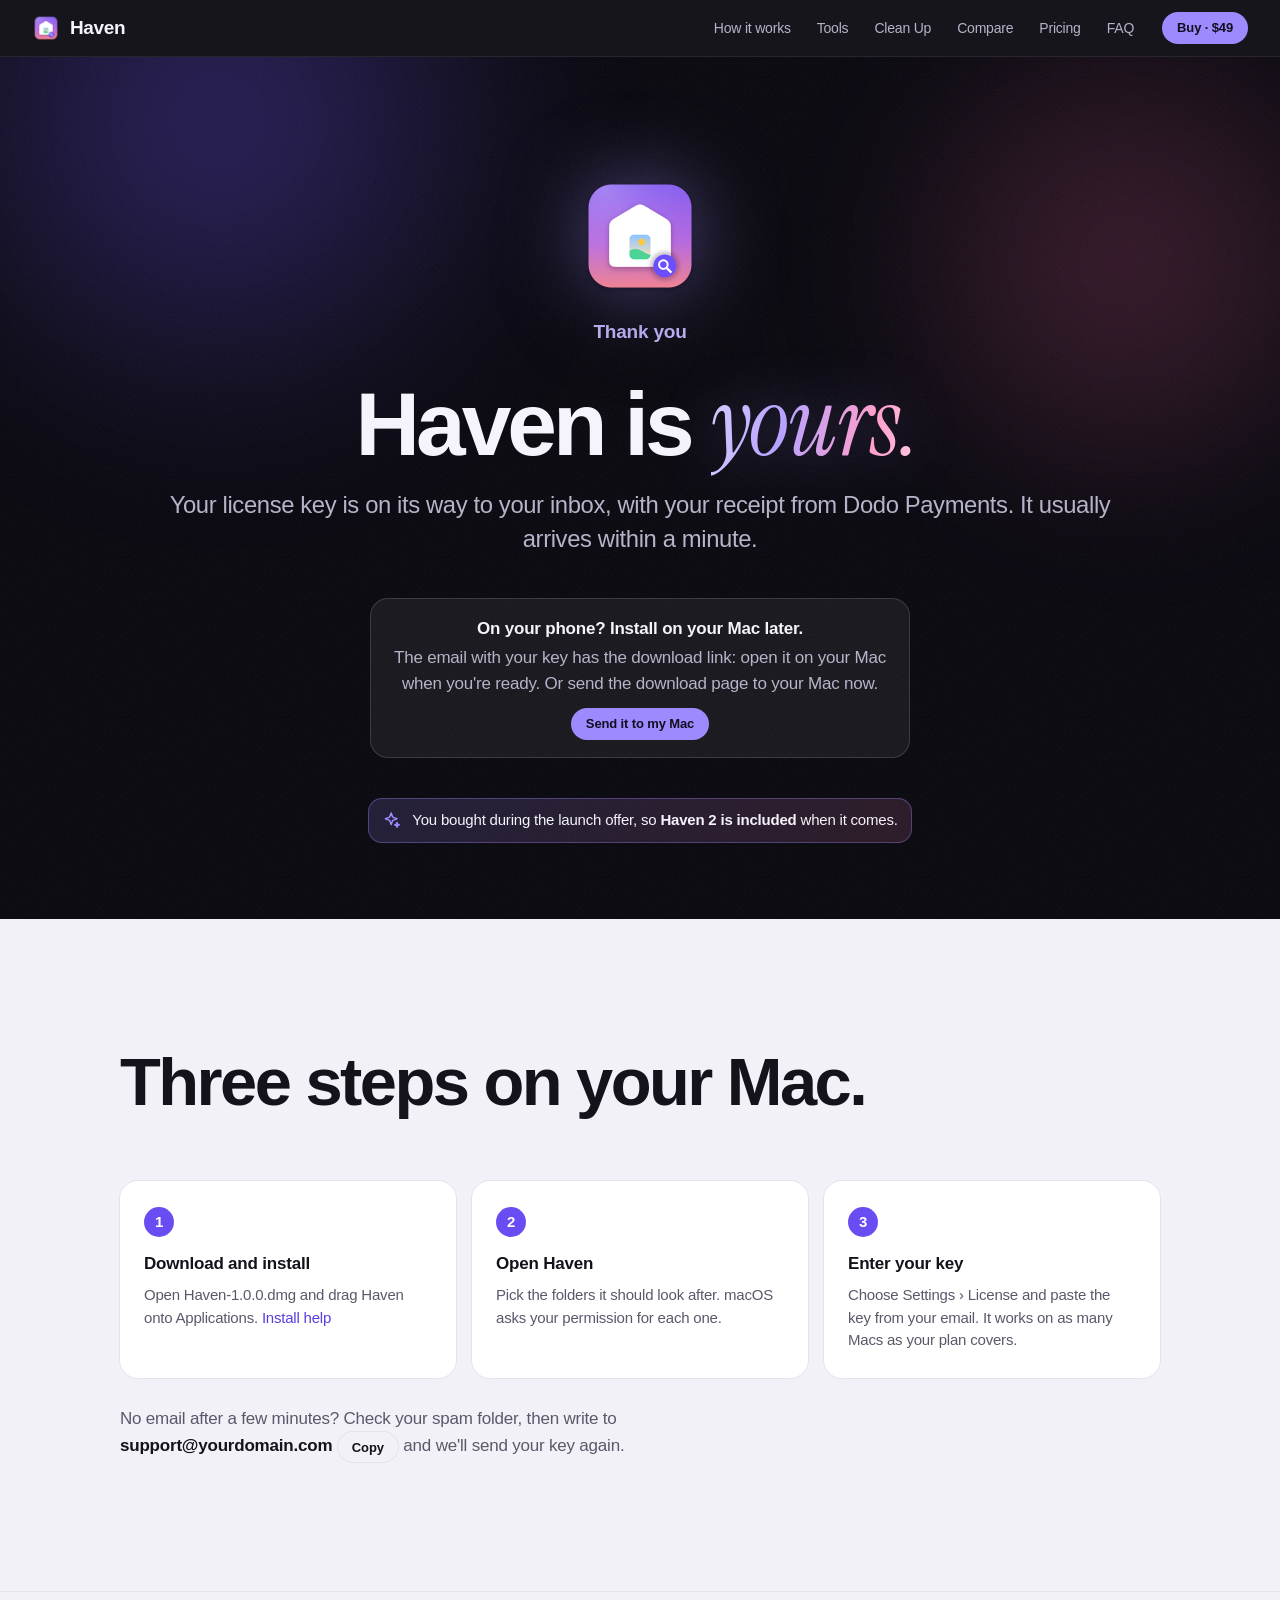
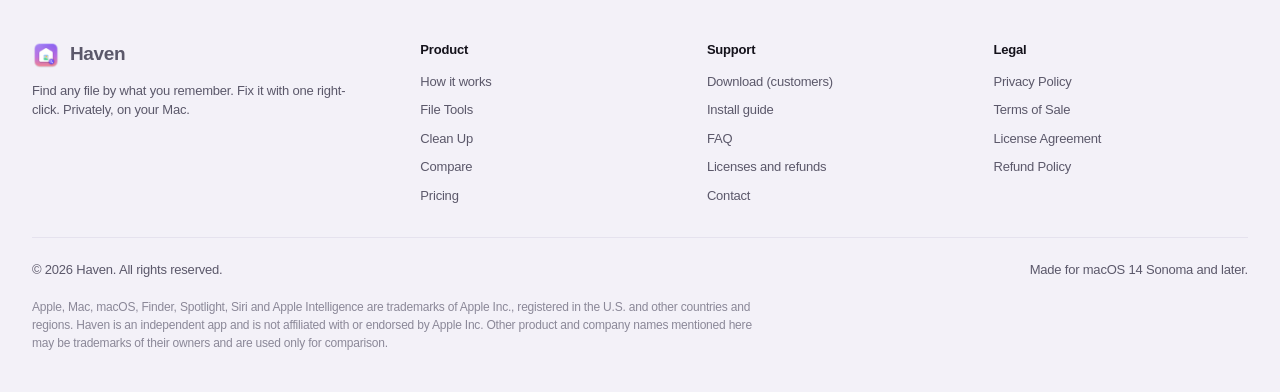
<file: website/thanks.html>
<!doctype html>
<html lang="en">
<head>
<meta charset="utf-8">
<meta name="viewport" content="width=device-width, initial-scale=1, viewport-fit=cover">
<title>Thank You</title>
<meta name="claude:viewport-fit-sides" content="cover">
<meta name="description" content="Thank you for buying Haven. Your license key is on its way.">
<meta name="robots" content="noindex">
<meta property="og:type" content="website">
<meta property="og:title" content="Thank you for buying Haven">
<meta property="og:description" content="Thank you for buying Haven. Your license key is on its way.">
<meta property="og:image" content="assets/img/og.png">
<meta name="twitter:card" content="summary_large_image">
<link rel="icon" type="image/png" href="assets/img/icon-64.png">
<link rel="apple-touch-icon" href="assets/img/apple-touch-icon.png">
<link rel="stylesheet" href="assets/site.css">
</head>
<body>
<svg width="0" height="0" style="position:absolute" aria-hidden="true">
  <defs>
    <symbol id="i-search" viewBox="0 0 24 24" fill="none" stroke="currentColor" stroke-width="1.9" stroke-linecap="round" stroke-linejoin="round"><circle cx="11" cy="11" r="6.5"/><path d="M16 16l4.5 4.5"/></symbol>
    <symbol id="i-home" viewBox="0 0 24 24" fill="none" stroke="currentColor" stroke-width="1.8" stroke-linecap="round" stroke-linejoin="round"><path d="M4 10.5L12 4l8 6.5V19a1.5 1.5 0 0 1-1.5 1.5h-13A1.5 1.5 0 0 1 4 19z"/><path d="M9.5 20.5V14h5v6.5"/></symbol>
    <symbol id="i-clock" viewBox="0 0 24 24" fill="none" stroke="currentColor" stroke-width="1.8" stroke-linecap="round" stroke-linejoin="round"><circle cx="12" cy="12" r="8.5"/><path d="M12 7.5V12l3 2"/></symbol>
    <symbol id="i-photo" viewBox="0 0 24 24" fill="none" stroke="currentColor" stroke-width="1.8" stroke-linecap="round" stroke-linejoin="round"><rect x="3.5" y="5" width="17" height="14" rx="2.5"/><circle cx="9" cy="10" r="1.6"/><path d="M4 17l5-4.5 3.5 3 3-2.5 4.5 4"/></symbol>
    <symbol id="i-film" viewBox="0 0 24 24" fill="none" stroke="currentColor" stroke-width="1.8" stroke-linecap="round" stroke-linejoin="round"><rect x="3.5" y="5" width="17" height="14" rx="2.5"/><path d="M10.2 9.4v5.2l4.4-2.6z" fill="currentColor"/></symbol>
    <symbol id="i-music" viewBox="0 0 24 24" fill="none" stroke="currentColor" stroke-width="1.8" stroke-linecap="round" stroke-linejoin="round"><path d="M9 18V6.5l10-2V16"/><circle cx="6.8" cy="18" r="2.2"/><circle cx="16.8" cy="16" r="2.2"/></symbol>
    <symbol id="i-doc" viewBox="0 0 24 24" fill="none" stroke="currentColor" stroke-width="1.8" stroke-linecap="round" stroke-linejoin="round"><path d="M7 3.5h7l4.5 4.5v11a1.5 1.5 0 0 1-1.5 1.5H7A1.5 1.5 0 0 1 5.5 19V5A1.5 1.5 0 0 1 7 3.5z"/><path d="M13.5 3.5v5h5M8.5 12.5h7M8.5 16h5"/></symbol>
    <symbol id="i-archive" viewBox="0 0 24 24" fill="none" stroke="currentColor" stroke-width="1.8" stroke-linecap="round" stroke-linejoin="round"><rect x="3.5" y="4.5" width="17" height="4.5" rx="1.2"/><path d="M5 9v9.5A1.5 1.5 0 0 0 6.5 20h11a1.5 1.5 0 0 0 1.5-1.5V9M10 13h4"/></symbol>
    <symbol id="i-apps" viewBox="0 0 24 24" fill="none" stroke="currentColor" stroke-width="1.8" stroke-linecap="round" stroke-linejoin="round"><rect x="4" y="4" width="7" height="7" rx="1.8"/><rect x="13" y="4" width="7" height="7" rx="1.8"/><rect x="4" y="13" width="7" height="7" rx="1.8"/><rect x="13" y="13" width="7" height="7" rx="1.8"/></symbol>
    <symbol id="i-download" viewBox="0 0 24 24" fill="none" stroke="currentColor" stroke-width="1.8" stroke-linecap="round" stroke-linejoin="round"><circle cx="12" cy="12" r="8.5"/><path d="M12 7.5v8M8.5 12.5L12 16l3.5-3.5"/></symbol>
    <symbol id="i-tools" viewBox="0 0 24 24" fill="none" stroke="currentColor" stroke-width="1.8" stroke-linecap="round" stroke-linejoin="round"><path d="M14.7 6.3a1 1 0 0 0 0 1.4l1.6 1.6a1 1 0 0 0 1.4 0l3.3-3.3a6 6 0 0 1-7.9 7.9l-6.5 6.5a2.1 2.1 0 0 1-3-3l6.5-6.5a6 6 0 0 1 7.9-7.9z"/></symbol>
    <symbol id="i-dup" viewBox="0 0 24 24" fill="none" stroke="currentColor" stroke-width="1.8" stroke-linecap="round" stroke-linejoin="round"><rect x="8" y="8" width="12" height="12" rx="2.5"/><path d="M16 8V6.5A2.5 2.5 0 0 0 13.5 4h-7A2.5 2.5 0 0 0 4 6.5v7A2.5 2.5 0 0 0 6.5 16H8"/></symbol>
    <symbol id="i-sparkle" viewBox="0 0 24 24" fill="none" stroke="currentColor" stroke-width="1.8" stroke-linecap="round" stroke-linejoin="round"><path d="M11 3.5l1.9 5.1 5.1 1.9-5.1 1.9-1.9 5.1-1.9-5.1L4 10.5l5.1-1.9z"/><path d="M18 15l.8 2 2 .8-2 .8-.8 2-.8-2-2-.8 2-.8z"/></symbol>
    <symbol id="i-pie" viewBox="0 0 24 24" fill="none" stroke="currentColor" stroke-width="1.8" stroke-linecap="round" stroke-linejoin="round"><circle cx="12" cy="12" r="8.5"/><path d="M12 3.5V12l6 6"/></symbol>
    <symbol id="i-lock" viewBox="0 0 24 24" fill="none" stroke="currentColor" stroke-width="1.8" stroke-linecap="round" stroke-linejoin="round"><rect x="5" y="10.5" width="14" height="10" rx="2.2"/><path d="M8.5 10.5V8a3.5 3.5 0 0 1 7 0v2.5"/></symbol>
    <symbol id="i-sign" viewBox="0 0 24 24" fill="none" stroke="currentColor" stroke-width="1.8" stroke-linecap="round" stroke-linejoin="round"><path d="M3.5 15.5c2.5-.5 4-6 6-9.5 1-1.7 2.6-1.3 2 1-.7 2.8-2.7 7.3-1.6 8.3 1 .9 2.5-2.3 3.6-2.3 1 0 .4 2 1.5 2.1 1 .1 2-1.3 3.5-1.6"/><path d="M3.5 20h17"/></symbol>
    <symbol id="i-cutout" viewBox="0 0 24 24" fill="none" stroke="currentColor" stroke-width="1.8" stroke-linecap="round" stroke-linejoin="round"><rect x="3.5" y="4.5" width="17" height="15" rx="2.5"/><circle cx="12" cy="10.5" r="2.8"/><path d="M7 19.5c.8-2.6 2.8-4 5-4s4.2 1.4 5 4"/></symbol>
    <symbol id="i-compress" viewBox="0 0 24 24" fill="none" stroke="currentColor" stroke-width="1.8" stroke-linecap="round" stroke-linejoin="round"><path d="M4 9.5h5.5V4M20 14.5h-5.5V20M9.5 9.5L4 4M14.5 14.5L20 20"/></symbol>
    <symbol id="i-captions" viewBox="0 0 24 24" fill="none" stroke="currentColor" stroke-width="1.8" stroke-linecap="round" stroke-linejoin="round"><path d="M5 5.5h14a1.5 1.5 0 0 1 1.5 1.5v8.5A1.5 1.5 0 0 1 19 17h-8l-4.5 3.5V17H5a1.5 1.5 0 0 1-1.5-1.5V7A1.5 1.5 0 0 1 5 5.5z"/><path d="M7.5 10h4M13.5 10h3M7.5 13h2.5M12 13h4.5"/></symbol>
    <symbol id="i-merge" viewBox="0 0 24 24" fill="none" stroke="currentColor" stroke-width="1.8" stroke-linecap="round" stroke-linejoin="round"><path d="M8.5 3.5h-2A1.5 1.5 0 0 0 5 5v9a1.5 1.5 0 0 0 1.5 1.5h2"/><path d="M15.5 3.5h2A1.5 1.5 0 0 1 19 5v9a1.5 1.5 0 0 1-1.5 1.5h-2"/><path d="M12 6v14M9 17l3 3 3-3"/></symbol>
    <symbol id="i-locoff" viewBox="0 0 24 24" fill="none" stroke="currentColor" stroke-width="1.8" stroke-linecap="round" stroke-linejoin="round"><path d="M19.5 4.5L4.5 11l6.5 2 2 6.5z"/><path d="M3.5 3.5l17 17"/></symbol>
    <symbol id="i-check" viewBox="0 0 24 24" fill="none" stroke="currentColor" stroke-width="2.2" stroke-linecap="round" stroke-linejoin="round"><path d="M5 12.5l4.5 4.5L19 7.5"/></symbol>
    <symbol id="i-shield" viewBox="0 0 24 24" fill="none" stroke="currentColor" stroke-width="1.8" stroke-linecap="round" stroke-linejoin="round"><path d="M12 3.5l7 2.8v5.2c0 4.3-3 7.8-7 9-4-1.2-7-4.7-7-9V6.3z"/><path d="M8.8 12l2.3 2.3 4.2-4.6"/></symbol>
    <symbol id="i-tray" viewBox="0 0 24 24" fill="none" stroke="currentColor" stroke-width="1.8" stroke-linecap="round" stroke-linejoin="round"><path d="M3.5 13.5l2.4-7.2a1.5 1.5 0 0 1 1.4-1h9.4a1.5 1.5 0 0 1 1.4 1l2.4 7.2v4.7a1.5 1.5 0 0 1-1.5 1.5h-14a1.5 1.5 0 0 1-1.5-1.5z"/><path d="M3.5 13.5H8l1.5 2.5h5l1.5-2.5h4.5"/></symbol>
    <symbol id="i-stack" viewBox="0 0 24 24" fill="none" stroke="currentColor" stroke-width="1.8" stroke-linecap="round" stroke-linejoin="round"><path d="M12 4l8.5 4.5L12 13 3.5 8.5z"/><path d="M3.5 12.5L12 17l8.5-4.5M3.5 16.5L12 21l8.5-4.5"/></symbol>
    <symbol id="i-jump" viewBox="0 0 24 24" fill="none" stroke="currentColor" stroke-width="1.8" stroke-linecap="round" stroke-linejoin="round"><path d="M3.5 7A1.5 1.5 0 0 1 5 5.5h4l2 2h8A1.5 1.5 0 0 1 20.5 9v9a1.5 1.5 0 0 1-1.5 1.5H5A1.5 1.5 0 0 1 3.5 18z"/><path d="M9.5 13.5h6.5M13.5 11l2.5 2.5-2.5 2.5"/></symbol>
    <symbol id="i-menubar" viewBox="0 0 24 24" fill="none" stroke="currentColor" stroke-width="1.8" stroke-linecap="round" stroke-linejoin="round"><path d="M3.5 5h17"/><rect x="11" y="8" width="9.5" height="11" rx="2"/><path d="M13.5 11.5h4.5M13.5 15h3"/></symbol>
    <symbol id="i-rules" viewBox="0 0 24 24" fill="none" stroke="currentColor" stroke-width="1.8" stroke-linecap="round" stroke-linejoin="round"><circle cx="6" cy="6" r="2"/><circle cx="6" cy="18" r="2"/><circle cx="18" cy="12" r="2"/><path d="M8 6h2.5a3 3 0 0 1 3 3 3 3 0 0 0 2.5 3M8 18h2.5a3 3 0 0 0 3-3 3 3 0 0 1 2.5-3"/></symbol>
    <symbol id="i-rename" viewBox="0 0 24 24" fill="none" stroke="currentColor" stroke-width="1.8" stroke-linecap="round" stroke-linejoin="round"><path d="M3.5 17.5l4-11 4 11M5 13.5h5"/><path d="M14.5 5.5h5M17 5.5v13M14.5 18.5h5"/></symbol>
    <symbol id="i-cmd" viewBox="0 0 24 24" fill="none" stroke="currentColor" stroke-width="1.8" stroke-linecap="round" stroke-linejoin="round"><path d="M9 9h6v6H9zM9 9V6.5A2.5 2.5 0 1 0 6.5 9H9M15 9V6.5A2.5 2.5 0 1 1 17.5 9H15M15 15v2.5a2.5 2.5 0 1 0 2.5-2.5H15M9 15v2.5A2.5 2.5 0 1 1 6.5 15H9"/></symbol>
    <symbol id="i-trash" viewBox="0 0 24 24" fill="none" stroke="currentColor" stroke-width="1.8" stroke-linecap="round" stroke-linejoin="round"><path d="M4.5 7h15M9.5 7V5a1 1 0 0 1 1-1h3a1 1 0 0 1 1 1v2M6.5 7l.8 12a1.5 1.5 0 0 0 1.5 1.4h6.4a1.5 1.5 0 0 0 1.5-1.4l.8-12"/></symbol>
    <symbol id="i-undo" viewBox="0 0 24 24" fill="none" stroke="currentColor" stroke-width="1.8" stroke-linecap="round" stroke-linejoin="round"><path d="M9 5.5L5 9.5l4 4"/><path d="M5 9.5h9.5a5 5 0 0 1 0 10H11"/></symbol>
    <symbol id="i-cpu" viewBox="0 0 24 24" fill="none" stroke="currentColor" stroke-width="1.8" stroke-linecap="round" stroke-linejoin="round"><rect x="6.5" y="6.5" width="11" height="11" rx="2"/><path d="M9.5 3.5v3M14.5 3.5v3M9.5 17.5v3M14.5 17.5v3M3.5 9.5h3M3.5 14.5h3M17.5 9.5h3M17.5 14.5h3"/></symbol>
    <symbol id="i-wave" viewBox="0 0 24 24" fill="none" stroke="currentColor" stroke-width="1.8" stroke-linecap="round" stroke-linejoin="round"><path d="M4 11v2M7.5 8.5v7M11 5.5v13M14.5 8v8M18 10v4M21 11.2v1.6"/></symbol>
    <symbol id="i-translate" viewBox="0 0 24 24" fill="none" stroke="currentColor" stroke-width="1.8" stroke-linecap="round" stroke-linejoin="round"><path d="M3.5 5.5h9M8 3.5v2M11 5.5c-.6 3.2-2.8 6.3-6.5 8M5.8 8.5c1.1 2.1 3 3.8 5.4 4.8"/><path d="M12.5 20.5l3.8-9 3.8 9M13.8 17.5h5"/></symbol>
    <symbol id="i-lines" viewBox="0 0 24 24" fill="none" stroke="currentColor" stroke-width="1.8" stroke-linecap="round" stroke-linejoin="round"><path d="M5 6h14M5 10h14M5 14h9M5 18h6"/></symbol>
    <symbol id="i-bolt" viewBox="0 0 24 24" fill="none" stroke="currentColor" stroke-width="1.8" stroke-linecap="round" stroke-linejoin="round"><path d="M13 3.5L5.5 13.5H12l-1 7 7.5-10H12z"/></symbol>
    <symbol id="i-refresh" viewBox="0 0 24 24" fill="none" stroke="currentColor" stroke-width="1.8" stroke-linecap="round" stroke-linejoin="round"><path d="M19.5 12a7.5 7.5 0 1 1-2.2-5.3M19.5 4.5v4h-4"/></symbol>
    <symbol id="i-box" viewBox="0 0 24 24" fill="none" stroke="currentColor" stroke-width="1.8" stroke-linecap="round" stroke-linejoin="round"><path d="M12 3.5l8 4v9l-8 4-8-4v-9z"/><path d="M4 7.5l8 4 8-4M12 11.5v9"/></symbol>
    <symbol id="i-shot" viewBox="0 0 24 24" fill="none" stroke="currentColor" stroke-width="1.8" stroke-linecap="round" stroke-linejoin="round"><path d="M4 8.5V6a1.5 1.5 0 0 1 1.5-1.5H8M16 4.5h2.5A1.5 1.5 0 0 1 20 6v2.5M20 15.5V18a1.5 1.5 0 0 1-1.5 1.5H16M8 19.5H5.5A1.5 1.5 0 0 1 4 18v-2.5"/><circle cx="12" cy="12" r="3"/></symbol>
    <symbol id="i-laptop" viewBox="0 0 24 24" fill="none" stroke="currentColor" stroke-width="1.8" stroke-linecap="round" stroke-linejoin="round"><rect x="5" y="5" width="14" height="10" rx="1.5"/><path d="M2.5 18.5h19"/></symbol>
    <symbol id="i-infinity" viewBox="0 0 24 24" fill="none" stroke="currentColor" stroke-width="1.8" stroke-linecap="round" stroke-linejoin="round"><path d="M7.5 9a3 3 0 1 0 0 6c3.5 0 5.5-6 9-6a3 3 0 1 1 0 6c-3.5 0-5.5-6-9-6z"/></symbol>
    <symbol id="i-help" viewBox="0 0 24 24" fill="none" stroke="currentColor" stroke-width="1.8" stroke-linecap="round" stroke-linejoin="round"><circle cx="12" cy="12" r="8.5"/><circle cx="12" cy="12" r="3.5"/><path d="M6 6l3.5 3.5M14.5 14.5L18 18M18 6l-3.5 3.5M9.5 14.5L6 18"/></symbol>
    <symbol id="i-lr" viewBox="0 0 24 24" fill="none" stroke="currentColor" stroke-width="2" stroke-linecap="round" stroke-linejoin="round"><path d="M9 7l-4 5 4 5M15 7l4 5-4 5"/></symbol>
    <symbol id="i-globe" viewBox="0 0 24 24" fill="none" stroke="currentColor" stroke-width="1.8" stroke-linecap="round" stroke-linejoin="round"><circle cx="12" cy="12" r="8.5"/><path d="M3.5 12h17M12 3.5c2.4 2.4 3.5 5.3 3.5 8.5s-1.1 6.1-3.5 8.5c-2.4-2.4-3.5-5.3-3.5-8.5S9.6 5.9 12 3.5z"/></symbol>
    <symbol id="i-share" viewBox="0 0 24 24" fill="none" stroke="currentColor" stroke-width="1.8" stroke-linecap="round" stroke-linejoin="round"><path d="M12 14.5v-11M8 7l4-3.5L16 7"/><path d="M8 10.5H6.5A1.5 1.5 0 0 0 5 12v6.5A1.5 1.5 0 0 0 6.5 20h11a1.5 1.5 0 0 0 1.5-1.5V12a1.5 1.5 0 0 0-1.5-1.5H16"/></symbol>
    <symbol id="i-disk" viewBox="0 0 24 24" fill="none" stroke="currentColor" stroke-width="1.8" stroke-linecap="round" stroke-linejoin="round"><rect x="3.5" y="6" width="17" height="12" rx="2.5"/><path d="M7 14.5h.01M10 14.5h7"/></symbol>
    <symbol id="i-x" viewBox="0 0 24 24" fill="none" stroke="currentColor" stroke-width="1.8" stroke-linecap="round" stroke-linejoin="round"><path d="M6.5 6.5l11 11M17.5 6.5l-11 11"/></symbol>
    <symbol id="i-wifi" viewBox="0 0 24 24" fill="none" stroke="currentColor" stroke-width="1.8" stroke-linecap="round" stroke-linejoin="round"><path d="M3.5 9.5a12 12 0 0 1 17 0M6.5 12.6a7.8 7.8 0 0 1 11 0M9.4 15.6a3.6 3.6 0 0 1 5.2 0"/><circle cx="12" cy="18.6" r="1.1" fill="currentColor" stroke="none"/></symbol>
    <symbol id="i-brief" viewBox="0 0 24 24" fill="none" stroke="currentColor" stroke-width="1.8" stroke-linecap="round" stroke-linejoin="round"><rect x="3.5" y="7.5" width="17" height="12" rx="2"/><path d="M9 7.5V6a1.5 1.5 0 0 1 1.5-1.5h3A1.5 1.5 0 0 1 15 6v1.5M3.5 12.5h17"/></symbol>
    <symbol id="i-cap" viewBox="0 0 24 24" fill="none" stroke="currentColor" stroke-width="1.8" stroke-linecap="round" stroke-linejoin="round"><path d="M2.5 9.5L12 5l9.5 4.5L12 14z"/><path d="M6.5 11.5v4c0 1.4 2.5 2.5 5.5 2.5s5.5-1.1 5.5-2.5v-4M21.5 9.5v5"/></symbol>
    <symbol id="i-heart" viewBox="0 0 24 24" fill="none" stroke="currentColor" stroke-width="1.8" stroke-linecap="round" stroke-linejoin="round"><path d="M12 19.5s-7.5-4.5-7.5-10A4.2 4.2 0 0 1 12 7a4.2 4.2 0 0 1 7.5 2.5c0 5.5-7.5 10-7.5 10z"/></symbol>
    <symbol id="i-store" viewBox="0 0 24 24" fill="none" stroke="currentColor" stroke-width="1.8" stroke-linecap="round" stroke-linejoin="round"><path d="M4 9.5l1.5-5h13l1.5 5M4 9.5h16v1a2.7 2.7 0 0 1-5.3 0 2.7 2.7 0 0 1-5.4 0A2.7 2.7 0 0 1 4 10.5z"/><path d="M5.5 12.5v7h13v-7M10 19.5v-4h4v4"/></symbol>
    <symbol id="i-clap" viewBox="0 0 24 24" fill="none" stroke="currentColor" stroke-width="1.8" stroke-linecap="round" stroke-linejoin="round"><rect x="3.5" y="9" width="17" height="10.5" rx="2"/><path d="M3.5 9l15-4 1 3.5M8 7.8l2.5 2.7M13 6.5l2.5 2.7"/></symbol>
    <symbol id="i-play" viewBox="0 0 24 24" fill="currentColor"><path d="M8 5.6v12.8a1 1 0 0 0 1.5.86l10.6-6.4a1 1 0 0 0 0-1.72L9.5 4.74A1 1 0 0 0 8 5.6z"/></symbol>
    <symbol id="i-arrow" viewBox="0 0 24 24" fill="none" stroke="currentColor" stroke-width="1.8" stroke-linecap="round" stroke-linejoin="round"><path d="M12 5v14M6.5 13.5L12 19l5.5-5.5"/></symbol>
    <symbol id="i-cursor" viewBox="0 0 24 24" fill="none" stroke="currentColor" stroke-width="1.8" stroke-linecap="round" stroke-linejoin="round"><path d="M5.5 3.5l12.5 7-5.8 1.6-2.6 5.9z"/></symbol>
    <symbol id="i-chev" viewBox="0 0 24 24" fill="none" stroke="currentColor" stroke-width="1.8" stroke-linecap="round" stroke-linejoin="round"><path d="M9.5 6l6 6-6 6"/></symbol>
  </defs>
</svg>

<header class="gnav" id="top">
  <div class="wrap-wide gnav-in">
    <a class="brand" href="index.html"><img src="assets/img/icon-64.png" alt="" width="28" height="28">Haven</a>
    <ul class="gnav-links">
      <li><a href="index.html#how">How it works</a></li>
      <li><a href="index.html#tools">Tools</a></li>
      <li><a href="index.html#cleanup">Clean Up</a></li>
      <li><a href="compare.html">Compare</a></li>
      <li><a href="pricing.html">Pricing</a></li>
      <li><a href="faq.html">FAQ</a></li>
    </ul>
    <div class="gnav-cta">
      <a class="btn btn-sm" href="index.html#buy">Buy · $49</a>
    </div>
    <button class="menu-btn" type="button" aria-label="Menu" aria-expanded="false" aria-controls="menu-sheet"><span></span><span></span></button>
    <div class="menu-sheet" id="menu-sheet">
      <ul class="wrap-wide">
        <li><a href="index.html#how">How it works</a></li>
        <li><a href="index.html#tools">Tools</a></li>
        <li><a href="index.html#cleanup">Clean Up</a></li>
        <li><a href="compare.html">Compare</a></li>
        <li><a href="pricing.html">Pricing</a></li>
        <li><a href="faq.html">FAQ</a></li>
        <li><a href="index.html#buy">Buy Haven · $49</a></li>
      </ul>
    </div>
  </div>
</header>

<main>
  <section class="night page-hero center" aria-labelledby="ty-title">
    <div class="aurora soft" aria-hidden="true"><i></i><i></i></div>
    <div class="wrap">
      <img class="dl-icon" src="assets/img/icon-256.png" width="128" height="128" alt="Haven app icon" style="margin-inline:auto">
      <p class="eyebrow">Thank you</p>
      <h1 class="h1" id="ty-title">Haven is <em class="serif glowtext">yours.</em></h1>
      <p class="lead">Your license key is on its way to your inbox, with your receipt from Dodo Payments. It usually arrives within a minute.</p>
      <div class="cta-row mac-only"><a class="btn btn-glow btn-lg" href="download.html#install" data-dmg>Download Haven</a></div>
      <div class="away-note away-only">
        <b>On your phone? Install on your Mac later.</b>
        <p>The email with your key has the download link: open it on your Mac when you're ready. Or send the download page to your Mac now.</p>
        <button class="btn btn-sm" type="button" data-send="download.html">Send it to my Mac</button>
      </div>
      <p class="launch" data-launch hidden style="max-width:560px;margin:22px auto 0;text-align:left"><svg aria-hidden="true"><use href="#i-sparkle"/></svg><span>You bought during the launch offer, so <b>Haven 2 is included</b> when it comes.</span></p>
    </div>
  </section>

  <section class="sec band" aria-labelledby="next-title">
    <div class="wrap">
      <div class="sec-head"><h2 class="h2" id="next-title">Three steps on your Mac.</h2></div>
      <div class="steps">
        <div class="step"><b>Download and install</b><p>Open Haven-1.0.0.dmg and drag Haven onto Applications. <a href="download.html#install">Install help</a></p></div>
        <div class="step"><b>Open Haven</b><p>Pick the folders it should look after. macOS asks your permission for each one.</p></div>
        <div class="step"><b>Enter your key</b><p>Choose Settings › License and paste the key from your email. It works on as many Macs as your plan covers.</p></div>
      </div>
      <p class="copy" style="margin-top:28px">No email after a few minutes? Check your spam folder, then write to <strong id="support-email" data-email="support">support@yourdomain.com</strong> <button class="btn-line btn-sm" type="button" data-copy-email="support-email">Copy</button> and we'll send your key again.</p>
    </div>
  </section>
</main>

<footer class="foot">
  <div class="wrap-wide">
    <div class="foot-top">
      <div class="foot-brand">
        <a class="brand" href="index.html"><img src="assets/img/icon-64.png" alt="" width="28" height="28">Haven</a>
        <p>Find any file by what you remember. Fix it with one right-click. Privately, on your Mac.</p>
      </div>
      <div>
        <h4>Product</h4>
        <ul>
          <li><a href="index.html#how">How it works</a></li>
          <li><a href="index.html#tools">File Tools</a></li>
          <li><a href="index.html#cleanup">Clean Up</a></li>
          <li><a href="compare.html">Compare</a></li>
          <li><a href="pricing.html">Pricing</a></li>
        </ul>
      </div>
      <div>
        <h4>Support</h4>
        <ul>
          <li><a href="download.html">Download (customers)</a></li>
          <li><a href="download.html#install">Install guide</a></li>
          <li><a href="faq.html">FAQ</a></li>
          <li><a href="faq.html#licenses">Licenses and refunds</a></li>
          <li><a href="faq.html#contact">Contact</a></li>
        </ul>
      </div>
      <div>
        <h4>Legal</h4>
        <ul>
          <li><a href="privacy.html">Privacy Policy</a></li>
          <li><a href="terms.html">Terms of Sale</a></li>
          <li><a href="terms.html#license">License Agreement</a></li>
          <li><a href="terms.html#refunds">Refund Policy</a></li>
        </ul>
      </div>
    </div>
    <div class="foot-bottom">
      <span>© 2026 Haven. All rights reserved.</span>
      <span>Made for macOS 14 Sonoma and later.</span>
    </div>
    <p class="foot-legal">Apple, Mac, macOS, Finder, Spotlight, Siri and Apple Intelligence are trademarks of Apple Inc., registered in the U.S. and other countries and regions. Haven is an independent app and is not affiliated with or endorsed by Apple Inc. Other product and company names mentioned here may be trademarks of their owners and are used only for comparison.</p>
  </div>
</footer>

<div class="toast" id="toast" role="status" aria-live="polite"></div>

<script src="assets/config.js"></script>
<script src="assets/site.js"></script>
</body>
</html>
</file>
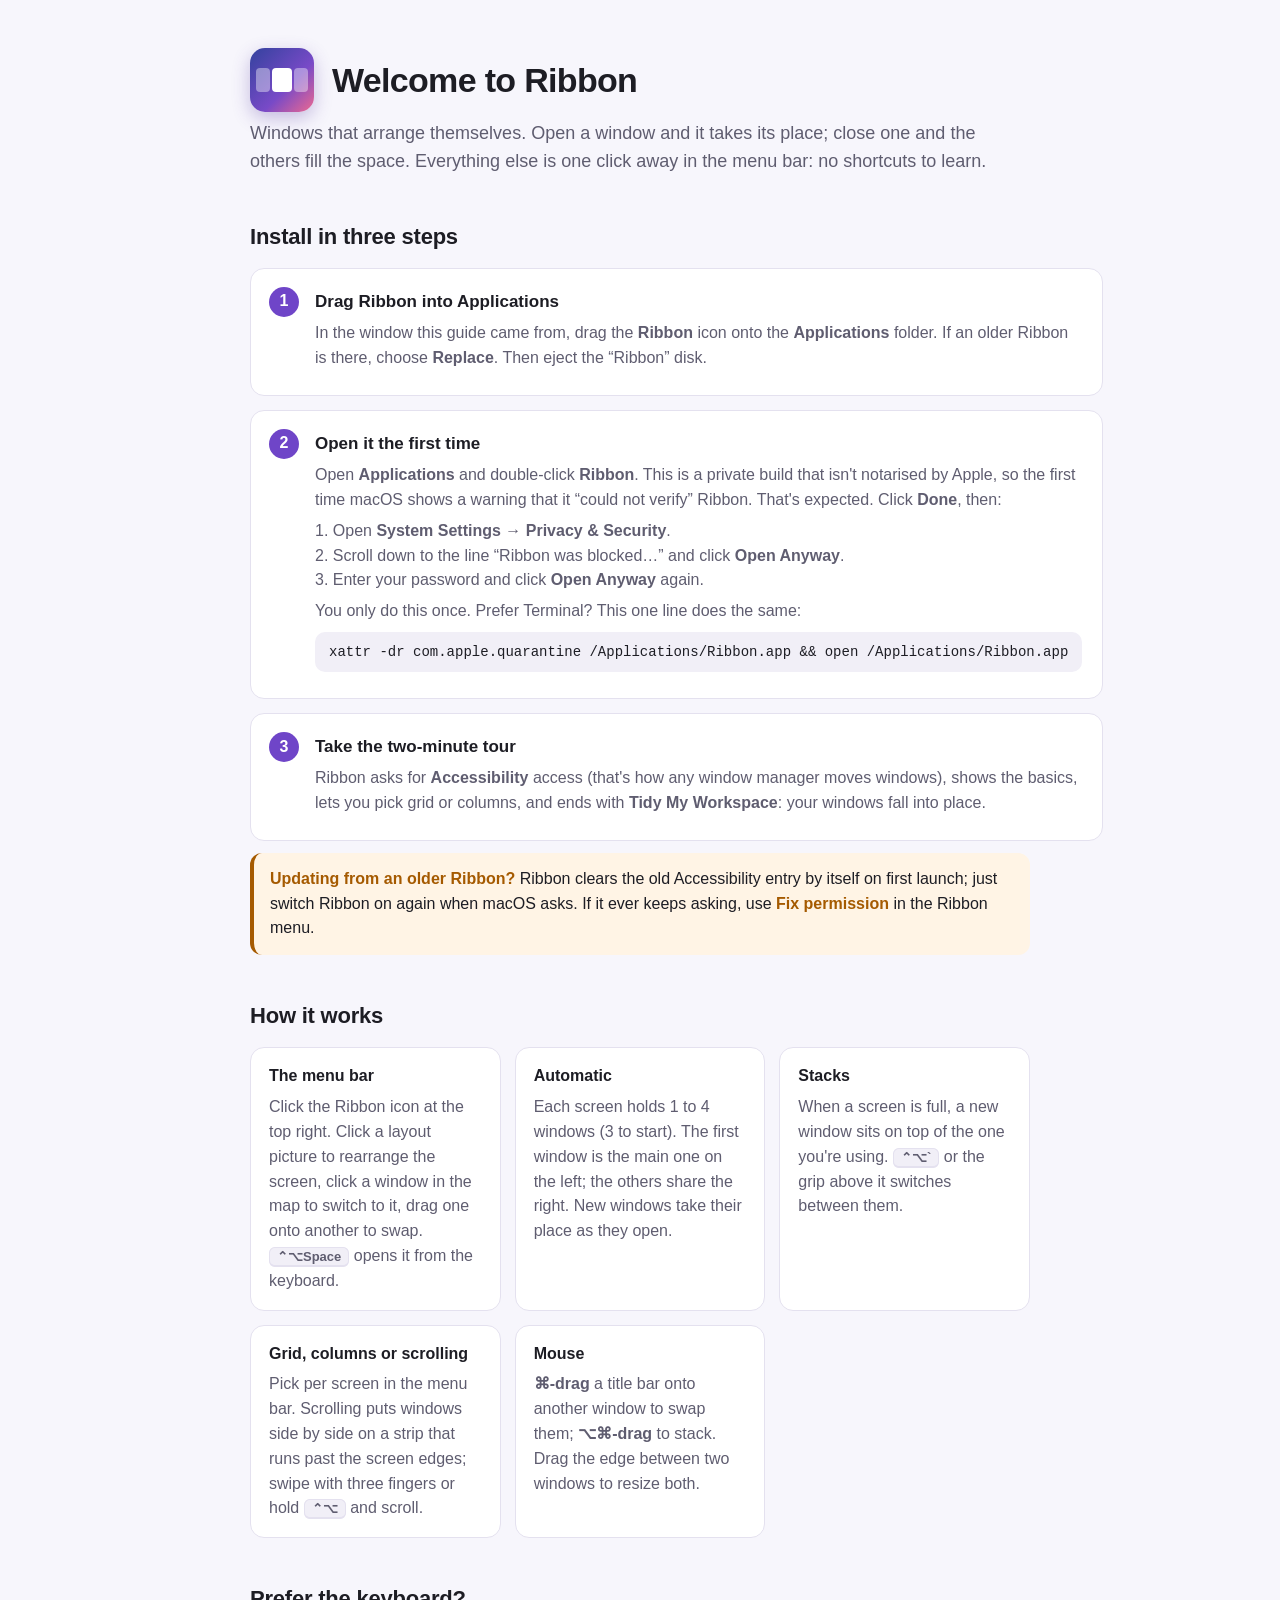
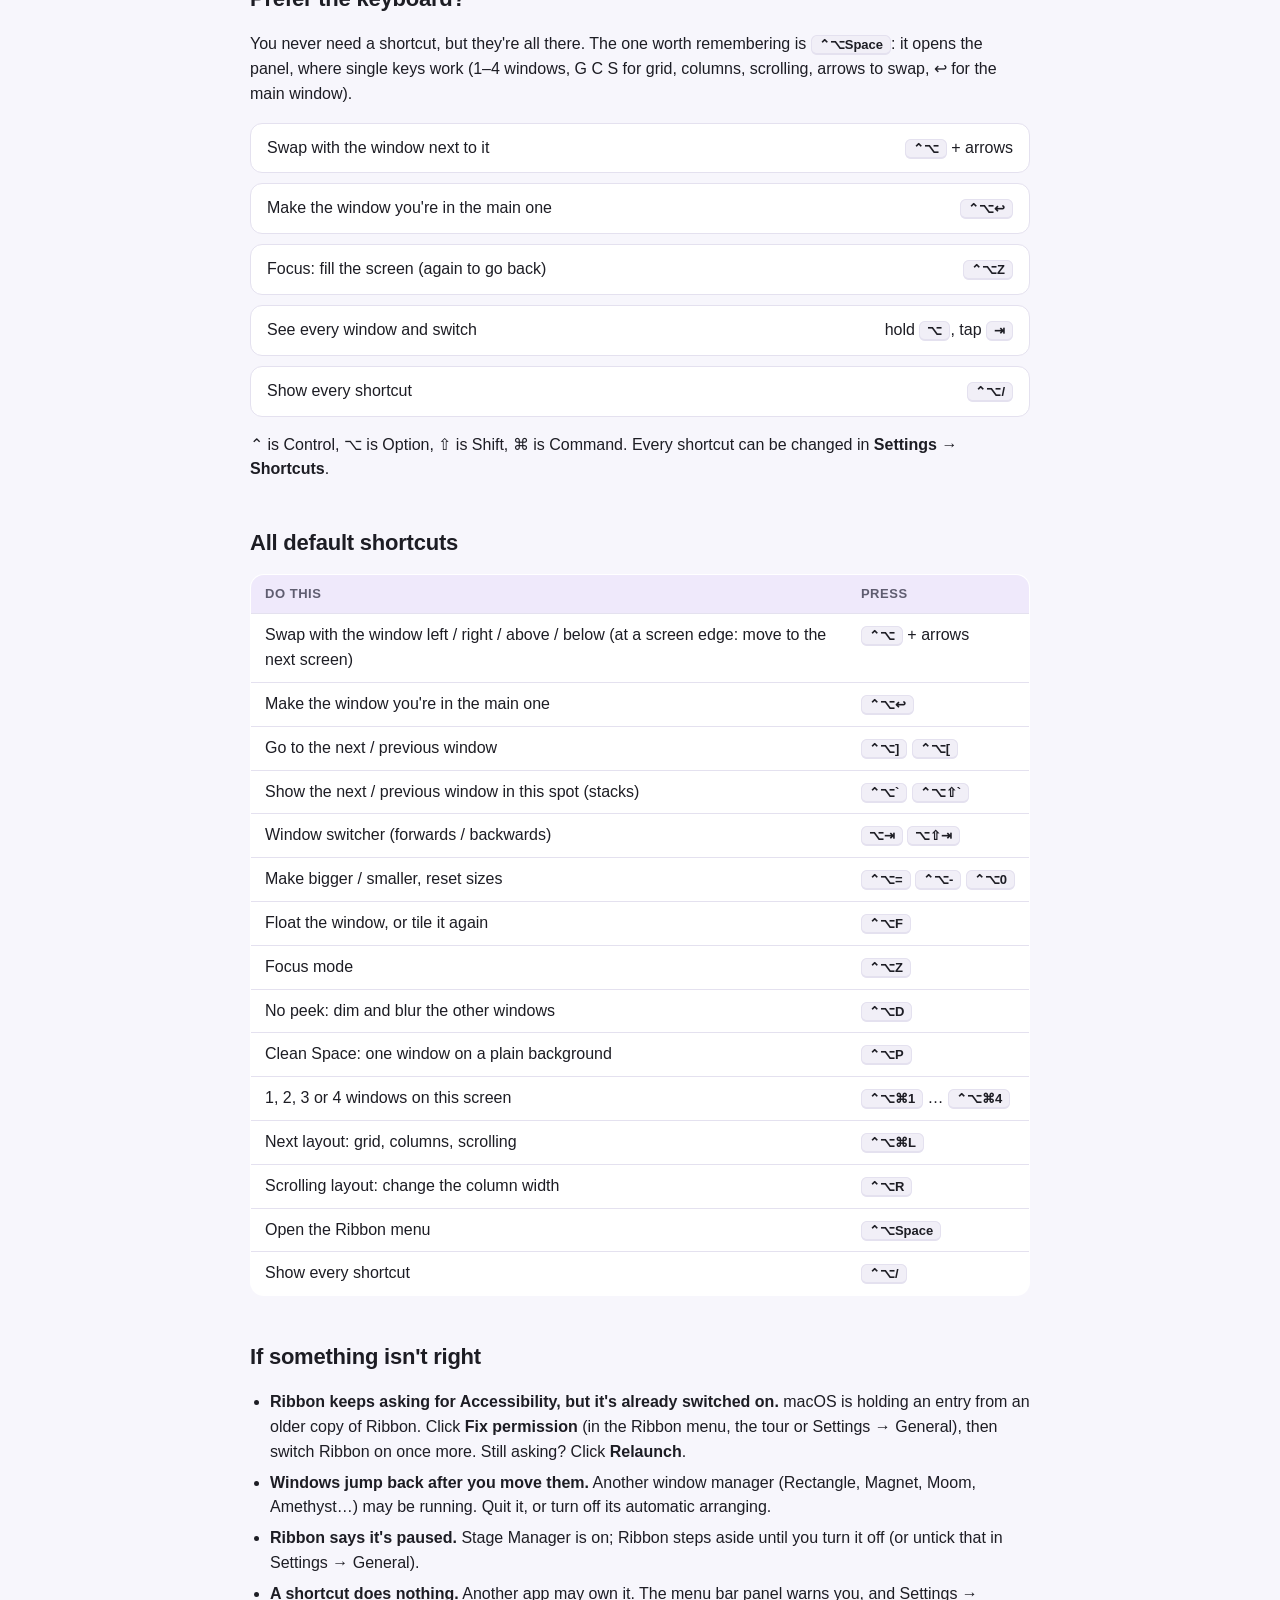
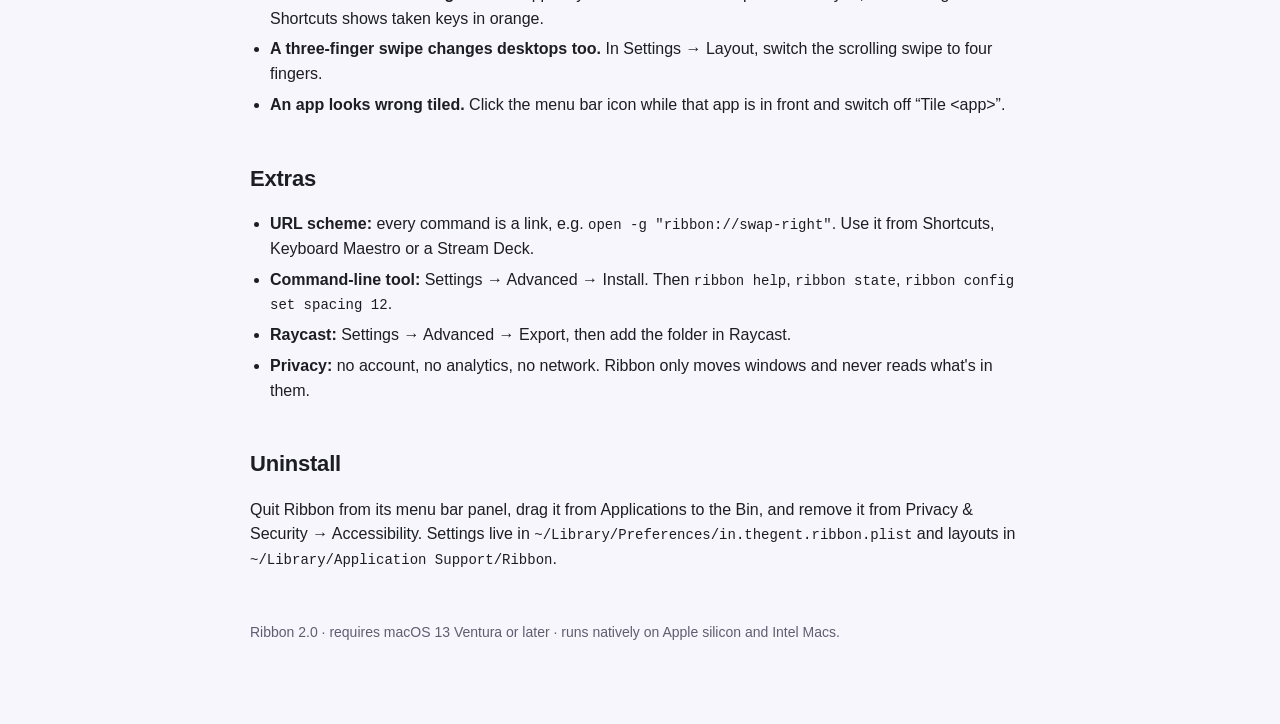
<file: apps/ribbon/Resources/Read Me First.html>
<!doctype html>
<html lang="en">
<head>
<meta charset="utf-8">
<meta name="viewport" content="width=device-width, initial-scale=1">
<title>Ribbon: install guide</title>
<style>
  :root {
    --bg: #f7f6fc; --card: #ffffff; --text: #1d1d24; --muted: #5f5d70; --accent: #6f45c8; --accent-soft: #efe9fb;
    --line: #e4e1ef; --kbd: #f1eff7; --warn: #a55a00; --warn-soft: #fff4e5;
  }
  @media (prefers-color-scheme: dark) {
    :root { --bg: #16151c; --card: #201f28; --text: #ecebf3; --muted: #a9a6ba; --accent: #b294f5; --accent-soft: #2c2540;
            --line: #33313f; --kbd: #2b2936; --warn: #ffb35c; --warn-soft: #3a2a14; }
  }
  * { box-sizing: border-box; }
  body { margin: 0; background: var(--bg); color: var(--text); font: 16px/1.55 -apple-system, BlinkMacSystemFont, "SF Pro Text", "Helvetica Neue", sans-serif; }
  main { max-width: 820px; margin: 0 auto; padding: 48px 20px 80px; }
  header { display: flex; gap: 18px; align-items: center; margin-bottom: 8px; }
  .logo { width: 64px; height: 64px; border-radius: 15px; background: linear-gradient(135deg, #33429e, #784ac7 60%, #ed6990); position: relative; flex: none; box-shadow: 0 6px 18px rgba(80,50,160,.3); }
  .logo i { position: absolute; top: 20px; height: 24px; border-radius: 4px; background: rgba(255,255,255,.4); }
  .logo i:nth-child(1) { left: 6px; width: 14px; } .logo i:nth-child(2) { left: 22px; width: 20px; background: #fff; } .logo i:nth-child(3) { left: 44px; width: 14px; }
  h1 { font-size: 34px; margin: 0; letter-spacing: -.02em; }
  .lede { color: var(--muted); font-size: 18px; margin: 4px 0 32px; }
  h2 { font-size: 22px; margin: 44px 0 14px; letter-spacing: -.01em; }
  .steps { counter-reset: s; display: grid; gap: 14px; }
  .step { background: var(--card); border: 1px solid var(--line); border-radius: 14px; padding: 18px 20px 18px 64px; position: relative; }
  .step::before { counter-increment: s; content: counter(s); position: absolute; left: 18px; top: 18px; width: 30px; height: 30px; border-radius: 50%;
                  background: var(--accent); color: #fff; font-weight: 700; display: grid; place-items: center; }
  .step h3 { margin: 2px 0 6px; font-size: 17px; }
  .step p { margin: 6px 0; color: var(--muted); }
  .note { background: var(--warn-soft); color: var(--text); border-radius: 12px; padding: 14px 16px; margin: 12px 0; border-left: 4px solid var(--warn); }
  .note b { color: var(--warn); }
  code, pre { font: 14px ui-monospace, "SF Mono", Menlo, monospace; }
  pre { background: var(--kbd); border-radius: 10px; padding: 12px 14px; overflow-x: auto; margin: 8px 0; user-select: all; }
  kbd { font: 600 13px -apple-system, sans-serif; background: var(--kbd); border: 1px solid var(--line); border-bottom-width: 2px; border-radius: 6px; padding: 1px 7px; white-space: nowrap; }
  table { width: 100%; border-collapse: collapse; background: var(--card); border-radius: 14px; overflow: hidden; border: 1px solid var(--line); }
  th, td { text-align: left; padding: 9px 14px; border-bottom: 1px solid var(--line); vertical-align: top; }
  th { background: var(--accent-soft); font-size: 13px; text-transform: uppercase; letter-spacing: .04em; color: var(--muted); }
  tr:last-child td { border-bottom: 0; }
  td:last-child { white-space: nowrap; }
  .grid { display: grid; grid-template-columns: repeat(auto-fit, minmax(230px, 1fr)); gap: 14px; }
  .card { background: var(--card); border: 1px solid var(--line); border-radius: 14px; padding: 16px 18px; }
  .card h3 { margin: 0 0 6px; font-size: 16px; }
  .card p { margin: 0; color: var(--muted); }
  .five { display: grid; gap: 10px; }
  .five div { display: flex; justify-content: space-between; gap: 12px; background: var(--card); border: 1px solid var(--line); border-radius: 12px; padding: 12px 16px; }
  ul { padding-left: 20px; } li { margin: 6px 0; }
  footer { color: var(--muted); font-size: 14px; margin-top: 50px; }
  @media (max-width: 560px) { td:last-child { white-space: normal; } .step { padding-left: 56px; } }
</style>
</head>
<body>
<main>
  <header>
    <div class="logo" aria-hidden="true"><i></i><i></i><i></i></div>
    <div>
      <h1>Welcome to Ribbon</h1>
    </div>
  </header>
  <p class="lede">Windows that arrange themselves. Open a window and it takes its place; close one and the others fill the space. Everything else is one click away in the menu bar: no shortcuts to learn.</p>

  <h2>Install in three steps</h2>
  <div class="steps">
    <div class="step">
      <h3>Drag Ribbon into Applications</h3>
      <p>In the window this guide came from, drag the <b>Ribbon</b> icon onto the <b>Applications</b> folder. If an older Ribbon is there, choose <b>Replace</b>. Then eject the “Ribbon” disk.</p>
    </div>
    <div class="step">
      <h3>Open it the first time</h3>
      <p>Open <b>Applications</b> and double-click <b>Ribbon</b>. This is a private build that isn't notarised by Apple, so the first time macOS shows a warning that it “could not verify” Ribbon. That's expected. Click <b>Done</b>, then:</p>
      <p>1. Open <b>System Settings → Privacy &amp; Security</b>.<br>
         2. Scroll down to the line “Ribbon was blocked…” and click <b>Open Anyway</b>.<br>
         3. Enter your password and click <b>Open Anyway</b> again.</p>
      <p>You only do this once. Prefer Terminal? This one line does the same:</p>
      <pre>xattr -dr com.apple.quarantine /Applications/Ribbon.app &amp;&amp; open /Applications/Ribbon.app</pre>
    </div>
    <div class="step">
      <h3>Take the two-minute tour</h3>
      <p>Ribbon asks for <b>Accessibility</b> access (that's how any window manager moves windows), shows the basics, lets you pick grid or columns, and ends with <b>Tidy My Workspace</b>: your windows fall into place.</p>
    </div>
  </div>

  <div class="note"><b>Updating from an older Ribbon?</b> Ribbon clears the old Accessibility entry by itself on first launch; just switch Ribbon on again when macOS asks. If it ever keeps asking, use <b>Fix permission</b> in the Ribbon menu.</div>

  <h2>How it works</h2>
  <div class="grid">
    <div class="card"><h3>The menu bar</h3><p>Click the Ribbon icon at the top right. Click a layout picture to rearrange the screen, click a window in the map to switch to it, drag one onto another to swap. <kbd>⌃⌥Space</kbd> opens it from the keyboard.</p></div>
    <div class="card"><h3>Automatic</h3><p>Each screen holds 1 to 4 windows (3 to start). The first window is the main one on the left; the others share the right. New windows take their place as they open.</p></div>
    <div class="card"><h3>Stacks</h3><p>When a screen is full, a new window sits on top of the one you're using. <kbd>⌃⌥`</kbd> or the grip above it switches between them.</p></div>
    <div class="card"><h3>Grid, columns or scrolling</h3><p>Pick per screen in the menu bar. Scrolling puts windows side by side on a strip that runs past the screen edges; swipe with three fingers or hold <kbd>⌃⌥</kbd> and scroll.</p></div>
    <div class="card"><h3>Mouse</h3><p><b>⌘-drag</b> a title bar onto another window to swap them; <b>⌥⌘-drag</b> to stack. Drag the edge between two windows to resize both.</p></div>
  </div>

  <h2>Prefer the keyboard?</h2>
  <p>You never need a shortcut, but they're all there. The one worth remembering is <kbd>⌃⌥Space</kbd>: it opens the panel, where single keys work (1–4 windows, G C S for grid, columns, scrolling, arrows to swap, ↩ for the main window).</p>
  <div class="five">
    <div><span>Swap with the window next to it</span><span><kbd>⌃⌥</kbd> + arrows</span></div>
    <div><span>Make the window you're in the main one</span><span><kbd>⌃⌥↩</kbd></span></div>
    <div><span>Focus: fill the screen (again to go back)</span><span><kbd>⌃⌥Z</kbd></span></div>
    <div><span>See every window and switch</span><span>hold <kbd>⌥</kbd>, tap <kbd>⇥</kbd></span></div>
    <div><span>Show every shortcut</span><span><kbd>⌃⌥/</kbd></span></div>
  </div>
  <p>⌃ is Control, ⌥ is Option, ⇧ is Shift, ⌘ is Command. Every shortcut can be changed in <b>Settings → Shortcuts</b>.</p>

  <h2>All default shortcuts</h2>
  <table>
    <tr><th>Do this</th><th>Press</th></tr>
    <tr><td>Swap with the window left / right / above / below (at a screen edge: move to the next screen)</td><td><kbd>⌃⌥</kbd> + arrows</td></tr>
    <tr><td>Make the window you're in the main one</td><td><kbd>⌃⌥↩</kbd></td></tr>
    <tr><td>Go to the next / previous window</td><td><kbd>⌃⌥]</kbd> <kbd>⌃⌥[</kbd></td></tr>
    <tr><td>Show the next / previous window in this spot (stacks)</td><td><kbd>⌃⌥`</kbd> <kbd>⌃⌥⇧`</kbd></td></tr>
    <tr><td>Window switcher (forwards / backwards)</td><td><kbd>⌥⇥</kbd> <kbd>⌥⇧⇥</kbd></td></tr>
    <tr><td>Make bigger / smaller, reset sizes</td><td><kbd>⌃⌥=</kbd> <kbd>⌃⌥-</kbd> <kbd>⌃⌥0</kbd></td></tr>
    <tr><td>Float the window, or tile it again</td><td><kbd>⌃⌥F</kbd></td></tr>
    <tr><td>Focus mode</td><td><kbd>⌃⌥Z</kbd></td></tr>
    <tr><td>No peek: dim and blur the other windows</td><td><kbd>⌃⌥D</kbd></td></tr>
    <tr><td>Clean Space: one window on a plain background</td><td><kbd>⌃⌥P</kbd></td></tr>
    <tr><td>1, 2, 3 or 4 windows on this screen</td><td><kbd>⌃⌥⌘1</kbd> … <kbd>⌃⌥⌘4</kbd></td></tr>
    <tr><td>Next layout: grid, columns, scrolling</td><td><kbd>⌃⌥⌘L</kbd></td></tr>
    <tr><td>Scrolling layout: change the column width</td><td><kbd>⌃⌥R</kbd></td></tr>
    <tr><td>Open the Ribbon menu</td><td><kbd>⌃⌥Space</kbd></td></tr>
    <tr><td>Show every shortcut</td><td><kbd>⌃⌥/</kbd></td></tr>
  </table>

  <h2>If something isn't right</h2>
  <ul>
    <li><b>Ribbon keeps asking for Accessibility, but it's already switched on.</b> macOS is holding an entry from an older copy of Ribbon. Click <b>Fix permission</b> (in the Ribbon menu, the tour or Settings → General), then switch Ribbon on once more. Still asking? Click <b>Relaunch</b>.</li>
    <li><b>Windows jump back after you move them.</b> Another window manager (Rectangle, Magnet, Moom, Amethyst…) may be running. Quit it, or turn off its automatic arranging.</li>
    <li><b>Ribbon says it's paused.</b> Stage Manager is on; Ribbon steps aside until you turn it off (or untick that in Settings → General).</li>
    <li><b>A shortcut does nothing.</b> Another app may own it. The menu bar panel warns you, and Settings → Shortcuts shows taken keys in orange.</li>
    <li><b>A three-finger swipe changes desktops too.</b> In Settings → Layout, switch the scrolling swipe to four fingers.</li>
    <li><b>An app looks wrong tiled.</b> Click the menu bar icon while that app is in front and switch off “Tile &lt;app&gt;”.</li>
  </ul>

  <h2>Extras</h2>
  <ul>
    <li><b>URL scheme:</b> every command is a link, e.g. <code>open -g "ribbon://swap-right"</code>. Use it from Shortcuts, Keyboard Maestro or a Stream Deck.</li>
    <li><b>Command-line tool:</b> Settings → Advanced → Install. Then <code>ribbon help</code>, <code>ribbon state</code>, <code>ribbon config set spacing 12</code>.</li>
    <li><b>Raycast:</b> Settings → Advanced → Export, then add the folder in Raycast.</li>
    <li><b>Privacy:</b> no account, no analytics, no network. Ribbon only moves windows and never reads what's in them.</li>
  </ul>

  <h2>Uninstall</h2>
  <p>Quit Ribbon from its menu bar panel, drag it from Applications to the Bin, and remove it from Privacy &amp; Security → Accessibility. Settings live in <code>~/Library/Preferences/in.thegent.ribbon.plist</code> and layouts in <code>~/Library/Application Support/Ribbon</code>.</p>

  <footer>Ribbon 2.0 · requires macOS 13 Ventura or later · runs natively on Apple silicon and Intel Macs.</footer>
</main>
</body>
</html>
</file>
<file: website/assets/site.css>
/* Haven website.
   Layout: a story that starts at night (a messy desktop) and ends in calm light. Each section makes one promise
   and proves it with something you can touch. Type: the Mac's own system face, large and tight, with Instrument
   Serif italic for the words that carry feeling. Color comes from the app icon: violet with a little rose. */

@font-face { font-family: "Instrument Serif"; src: url("fonts/instrument-serif-italic.woff2") format("woff2"); font-style: italic; font-weight: 400; font-display: swap; }
@font-face { font-family: "Instrument Serif"; src: url("fonts/instrument-serif.woff2") format("woff2"); font-style: normal; font-weight: 400; font-display: swap; }
@font-face { font-family: "Caveat"; src: url("fonts/caveat-latin.woff2") format("woff2"); font-weight: 400 700; font-style: normal; font-display: swap; }

:root {
  --canvas: #fbfafd;
  --mist: #f3f1f8;
  --panel: #ffffff;
  --ink: #14121b;
  --ink-2: #5b586a;
  --ink-3: #8b8898;
  --line: #e5e2ee;
  --accent: #6a4df2;
  --accent-ink: #ffffff;
  --accent-soft: #eeeafe;
  --accent-text: #5a3de0;
  --rose: #e0588f;
  --ok: #16995b;
  --ok-soft: #e2f5ea;
  --bad: #d4405a;
  --bad-soft: #fde9ed;
  --warn: #c26b12;
  --marker: #ffd84d;
  --mark: rgba(255, 214, 10, 0.42);
  --shadow: 30, 20, 70;
  --header: rgba(251, 250, 253, 0.78);

  --win: #f7f6f3;
  --win-side: #efeef2;
  --win-card: #ffffff;
  --win-line: #e3e1e8;
  --win-field: #e9e8ed;
  --win-ink: #1d1c22;
  --win-ink-2: #6c6a75;
  --menu-bg: rgba(246, 245, 250, 0.86);
  --menu-ink: #1d1c22;

  --font-display: "SF Pro Display", -apple-system, BlinkMacSystemFont, "Helvetica Neue", Helvetica, Arial, sans-serif;
  --font-text: -apple-system, BlinkMacSystemFont, "SF Pro Text", "Helvetica Neue", Helvetica, Arial, sans-serif;
  --font-serif: "Instrument Serif", "New York", ui-serif, Georgia, serif;
  --font-mono: "SF Mono", ui-monospace, Menlo, Consolas, monospace;
  --font-hand: "Caveat", "Bradley Hand", "Marker Felt", cursive;

  --t-hero: clamp(2.75rem, 1.1rem + 5.6vw, 6rem);
  --t-h2: clamp(2.25rem, 1.3rem + 3.6vw, 4.25rem);
  --t-h3: clamp(1.375rem, 1.15rem + 0.9vw, 1.75rem);
  --t-lead: clamp(1.1875rem, 1.05rem + 0.55vw, 1.5rem);
  --t-body: 1.0625rem;
  --t-small: 0.875rem;

  --r-lg: 28px;
  --r-md: 18px;
  --ease: cubic-bezier(0.25, 0.1, 0.25, 1);
  --spring: cubic-bezier(0.2, 0.9, 0.25, 1.08);
}

@media (prefers-color-scheme: dark) {
  :root:not([data-theme="light"]) {
    --canvas: #0d0c12; --mist: #15141c; --panel: #1c1b23; --ink: #f4f3f8; --ink-2: #aaa7b7; --ink-3: #7c798b; --line: #2c2a36;
    --accent: #9d8aff; --accent-ink: #120f20; --accent-soft: #241e44; --accent-text: #b4a6ff; --rose: #f283b2;
    --ok: #4cc98a; --ok-soft: #12301f; --bad: #ff7d93; --bad-soft: #3a1820; --warn: #f0a050; --mark: rgba(255, 214, 10, 0.3);
    --shadow: 0, 0, 0; --header: rgba(13, 12, 18, 0.74);
    --win: #1d1d20; --win-side: #252428; --win-card: #2b2a2f; --win-line: #37363c; --win-field: #2f2e34; --win-ink: #f2f1f5; --win-ink-2: #9e9ca8;
    --menu-bg: rgba(40, 38, 48, 0.86); --menu-ink: #f2f1f5;
    color-scheme: dark;
  }
}
:root[data-theme="dark"] {
  --canvas: #0d0c12; --mist: #15141c; --panel: #1c1b23; --ink: #f4f3f8; --ink-2: #aaa7b7; --ink-3: #7c798b; --line: #2c2a36;
  --accent: #9d8aff; --accent-ink: #120f20; --accent-soft: #241e44; --accent-text: #b4a6ff; --rose: #f283b2;
  --ok: #4cc98a; --ok-soft: #12301f; --bad: #ff7d93; --bad-soft: #3a1820; --warn: #f0a050; --mark: rgba(255, 214, 10, 0.3);
  --shadow: 0, 0, 0; --header: rgba(13, 12, 18, 0.74);
  --win: #1d1d20; --win-side: #252428; --win-card: #2b2a2f; --win-line: #37363c; --win-field: #2f2e34; --win-ink: #f2f1f5; --win-ink-2: #9e9ca8;
  --menu-bg: rgba(40, 38, 48, 0.86); --menu-ink: #f2f1f5;
  color-scheme: dark;
}

/* Night sections look the same in both themes: they are the dark chapters of the story. */
.night {
  --canvas: #08070e; --mist: #100e19; --panel: rgba(255, 255, 255, 0.05); --ink: #f5f3fb; --ink-2: #b7b3c8; --ink-3: #8a86a0;
  --line: rgba(255, 255, 255, 0.1); --accent: #9d8aff; --accent-ink: #120f20; --accent-soft: rgba(157, 138, 255, 0.16); --accent-text: #c7baff;
  --shadow: 0, 0, 0;
  position: relative;
  isolation: isolate;
  overflow: hidden;
  background: #08070e;
  color: var(--ink);
  color-scheme: dark;
}
.night::after {
  content: "";
  position: absolute;
  inset: 0;
  z-index: -1;
  pointer-events: none;
  opacity: 0.07;
  background-image: url("data:image/svg+xml,%3Csvg xmlns='http://www.w3.org/2000/svg' width='160' height='160'%3E%3Cfilter id='n'%3E%3CfeTurbulence type='fractalNoise' baseFrequency='.85' numOctaves='2' stitchTiles='stitch'/%3E%3C/filter%3E%3Crect width='100%25' height='100%25' filter='url(%23n)'/%3E%3C/svg%3E");
}
.aurora { position: absolute; inset: 0; z-index: -2; pointer-events: none; }
.aurora i { position: absolute; border-radius: 50%; filter: blur(70px); opacity: 0.75; will-change: transform; }
.aurora i:nth-child(1) { width: 62vw; height: 62vw; max-width: 900px; max-height: 900px; left: -14vw; top: -26vw; background: radial-gradient(circle, rgba(106, 77, 242, 0.75), transparent 62%); animation: drift-a 22s ease-in-out infinite alternate; }
.aurora i:nth-child(2) { width: 48vw; height: 48vw; max-width: 720px; max-height: 720px; right: -12vw; top: -8vw; background: radial-gradient(circle, rgba(224, 88, 143, 0.55), transparent 62%); animation: drift-b 26s ease-in-out infinite alternate; }
.aurora i:nth-child(3) { width: 40vw; height: 40vw; max-width: 620px; max-height: 620px; left: 30vw; top: 36vh; background: radial-gradient(circle, rgba(70, 110, 255, 0.35), transparent 62%); animation: drift-a 30s ease-in-out infinite alternate-reverse; }
.aurora.soft i { opacity: 0.5; }
@keyframes drift-a { to { transform: translate(8vw, 6vh) scale(1.08); } }
@keyframes drift-b { to { transform: translate(-6vw, 10vh) scale(0.94); } }

/* ---------- Base ---------- */
*, *::before, *::after { box-sizing: border-box; }
html { -webkit-text-size-adjust: 100%; scroll-behavior: smooth; scroll-padding-top: 72px; }
body {
  margin: 0;
  background: var(--canvas);
  color: var(--ink);
  font-family: var(--font-text);
  font-size: var(--t-body);
  line-height: 1.5;
  letter-spacing: -0.012em;
  -webkit-font-smoothing: antialiased;
  -moz-osx-font-smoothing: grayscale;
  text-rendering: optimizeLegibility;
  overflow-x: hidden;
}
@supports (overflow: clip) { body { overflow-x: clip; } }
body::before { content: ""; position: fixed; inset: 0 0 auto; height: env(safe-area-inset-top, 0px); z-index: 60; background: var(--canvas); }
img, svg, canvas { display: block; max-width: 100%; }
a { color: var(--accent-text); text-decoration: none; }
a:hover { text-decoration: underline; text-underline-offset: 0.18em; }
button { font: inherit; color: inherit; }
:focus-visible { outline: 3px solid color-mix(in srgb, var(--accent) 60%, transparent); outline-offset: 2px; border-radius: 6px; }
::selection { background: color-mix(in srgb, var(--accent) 30%, transparent); }
h1, h2, h3, h4 { font-family: var(--font-display); margin: 0; text-wrap: balance; font-weight: 700; }
p { margin: 0; }
q { quotes: "“" "”"; color: var(--ink); }
code { font-family: var(--font-mono); font-size: 0.86em; padding: 0.1em 0.35em; border-radius: 6px; background: color-mix(in srgb, var(--ink) 7%, transparent); }
[hidden] { display: none !important; }
.sr { position: absolute; width: 1px; height: 1px; overflow: hidden; clip: rect(0 0 0 0); white-space: nowrap; }
.num { font-variant-numeric: tabular-nums; }
.center-text { text-align: center; }

.wrap, .wrap-wide, .wrap-text { margin-inline: auto; padding-left: max(16px, env(safe-area-inset-left, 0px)); padding-right: max(16px, env(safe-area-inset-right, 0px)); }
.wrap { max-width: calc(1040px + 2 * 16px); }
.wrap-wide { max-width: calc(1220px + 2 * 16px); }
.wrap-text { max-width: calc(740px + 2 * 16px); }
@media (min-width: 740px) {
  .wrap, .wrap-wide, .wrap-text { padding-left: max(32px, env(safe-area-inset-left, 0px)); padding-right: max(32px, env(safe-area-inset-right, 0px)); }
  .wrap { max-width: calc(1040px + 2 * 32px); }
  .wrap-wide { max-width: calc(1220px + 2 * 32px); }
  .wrap-text { max-width: calc(740px + 2 * 32px); }
}

/* ---------- Type ---------- */
.serif { font-family: var(--font-serif); font-style: italic; font-weight: 400; letter-spacing: -0.01em; }
.h1 .serif, .h2 .serif { font-size: 1.08em; line-height: 0.95; }
.glowtext { background: linear-gradient(100deg, #d9ceff 0%, #b7a2ff 35%, #ff9fcb 75%, #ffd3e6 100%); -webkit-background-clip: text; background-clip: text; color: transparent; filter: drop-shadow(0 0 28px rgba(157, 138, 255, 0.35)); padding-right: 0.06em; }
.eyebrow { color: var(--accent-text); font-size: clamp(1rem, 0.95rem + 0.3vw, 1.25rem); font-weight: 600; letter-spacing: -0.012em; margin-bottom: 12px; }
.h1 { font-size: var(--t-hero); line-height: 1.02; letter-spacing: -0.045em; }
.h2 { font-size: var(--t-h2); line-height: 1.04; letter-spacing: -0.038em; }
.h3 { font-size: var(--t-h3); line-height: 1.15; letter-spacing: -0.022em; font-weight: 650; }
.lead { font-size: var(--t-lead); line-height: 1.42; color: var(--ink-2); font-weight: 500; letter-spacing: -0.016em; max-width: 40em; }
.lead strong, .copy strong, .tell strong { color: var(--ink); font-weight: 650; }
.copy { color: var(--ink-2); max-width: 36em; }
.copy + .copy { margin-top: 0.9em; }
.fine { font-size: var(--t-small); color: var(--ink-3); }
.fine a { color: inherit; text-decoration: underline; text-underline-offset: 0.15em; }
.sec { padding-block: clamp(88px, 10vw, 150px); }
.band { background: var(--mist); }
.sec-head { display: grid; gap: 18px; margin-bottom: clamp(44px, 5vw, 72px); }
.sec-head.center { text-align: center; justify-items: center; }
.sec-head.center .lead { margin-inline: auto; }

/* Marker highlight, drawn on when it scrolls into view */
.mark { background: linear-gradient(transparent 60%, var(--marker) 60%, var(--marker) 90%, transparent 90%) no-repeat 0 0 / 100% 100%; padding: 0 0.04em; color: inherit; transition: background-size 0.9s var(--ease) 0.15s; }
.night .mark { background-image: linear-gradient(transparent 62%, rgba(255, 216, 77, 0.55) 62%, rgba(255, 216, 77, 0.55) 90%, transparent 90%); }
.marks-ready .mark:not(.in) { background-size: 0% 100%; }

/* ---------- Header ---------- */
.gnav { position: sticky; top: env(safe-area-inset-top, 0px); z-index: 50; background: var(--header); -webkit-backdrop-filter: saturate(180%) blur(20px); backdrop-filter: saturate(180%) blur(20px); border-bottom: 1px solid color-mix(in srgb, var(--line) 70%, transparent); transition: background-color 0.3s, border-color 0.3s; }
.gnav.on-night { --ink: #f5f3fb; --ink-2: #b7b3c8; --line: rgba(255, 255, 255, 0.1); --accent: #9d8aff; --accent-ink: #120f20; background: rgba(8, 7, 14, 0.94); color-scheme: dark; }
.gnav-in { height: 56px; display: flex; align-items: center; gap: 28px; }
.brand { display: flex; align-items: center; gap: 10px; color: var(--ink); font-family: var(--font-display); font-weight: 650; font-size: 1.1875rem; letter-spacing: -0.02em; }
.brand:hover { text-decoration: none; }
.brand img { width: 28px; height: 28px; }
.gnav-links { display: flex; gap: 26px; margin: 0 0 0 auto; list-style: none; padding: 0; }
.gnav-links a { color: var(--ink-2); font-size: 0.875rem; }
.gnav-links a:hover, .gnav-links a[aria-current="page"] { color: var(--ink); text-decoration: none; }
.gnav-cta { display: flex; align-items: center; gap: 10px; }
.menu-btn { display: none; margin-left: auto; width: 40px; height: 40px; border: 0; background: none; padding: 0; cursor: pointer; border-radius: 10px; }
.menu-btn span { display: block; width: 18px; height: 1.5px; margin: 5px auto; background: var(--ink); transition: transform 0.25s var(--ease); }
.gnav[data-open] .menu-btn span:first-child { transform: translateY(3.25px) rotate(45deg); }
.gnav[data-open] .menu-btn span:last-child { transform: translateY(-3.25px) rotate(-45deg); }
.menu-sheet { display: none; }
@media (max-width: 900px) {
  .gnav-links { display: none; }
  .menu-btn { display: block; }
  .gnav-cta { order: 3; }
  .gnav[data-open] .menu-sheet { display: block; position: absolute; inset: 56px 0 auto; background: var(--canvas); border-bottom: 1px solid var(--line); height: calc(100dvh - 56px - env(safe-area-inset-top, 0px)); overflow-y: auto; }
  .gnav.on-night[data-open] .menu-sheet { background: #08070e; }
  .menu-sheet ul { list-style: none; margin: 0; padding-block: 12px 32px; }
  .menu-sheet li a { display: block; padding: 14px 0; color: var(--ink); font-family: var(--font-display); font-size: 1.75rem; font-weight: 650; letter-spacing: -0.02em; border-bottom: 1px solid var(--line); }
  .menu-sheet li a:hover { text-decoration: none; color: var(--accent-text); }
}

/* ---------- Buttons ---------- */
.btn, .btn-quiet, .btn-line, .btn-ghost {
  display: inline-flex; align-items: center; justify-content: center; gap: 8px;
  min-height: 44px; padding: 0 22px; border-radius: 999px; border: 0;
  font-size: 1.0625rem; font-weight: 550; letter-spacing: -0.01em; cursor: pointer; white-space: nowrap;
  transition: background-color 0.2s var(--ease), transform 0.15s var(--ease), box-shadow 0.25s var(--ease), color 0.2s;
}
.btn { background: var(--accent); color: var(--accent-ink); }
.btn:hover { background: color-mix(in srgb, var(--accent) 88%, var(--ink)); text-decoration: none; }
.btn-glow {
  color: #fff;
  background: linear-gradient(135deg, #7b5cff 0%, #6a4df2 45%, #c2539a 100%);
  box-shadow: inset 0 1px 0 rgba(255, 255, 255, 0.35), 0 10px 30px -8px rgba(122, 92, 255, 0.75), 0 0 0 1px rgba(255, 255, 255, 0.08);
}
.btn-glow:hover { background: linear-gradient(135deg, #8a6dff 0%, #7656ff 45%, #d05ba8 100%); box-shadow: inset 0 1px 0 rgba(255, 255, 255, 0.4), 0 16px 40px -8px rgba(122, 92, 255, 0.9), 0 0 0 1px rgba(255, 255, 255, 0.12); transform: translateY(-1px); }
.btn-quiet { background: var(--accent-soft); color: var(--accent-text); }
.btn-quiet:hover { background: color-mix(in srgb, var(--accent-soft) 75%, var(--accent)); text-decoration: none; }
.btn-line { background: transparent; color: var(--ink); box-shadow: inset 0 0 0 1px var(--line); }
.btn-line:hover { box-shadow: inset 0 0 0 1px var(--ink-3); text-decoration: none; }
.btn-ghost { background: color-mix(in srgb, var(--ink) 8%, transparent); color: var(--ink); -webkit-backdrop-filter: blur(10px); backdrop-filter: blur(10px); }
.btn-ghost:hover { background: color-mix(in srgb, var(--ink) 14%, transparent); text-decoration: none; }
.btn-ghost svg { width: 18px; height: 18px; }
.btn:active, .btn-quiet:active, .btn-line:active, .btn-ghost:active { transform: scale(0.98); }
.btn-sm { min-height: 32px; padding: 0 15px; font-size: 0.8125rem; }
.btn-lg { min-height: 54px; padding: 0 30px; font-size: 1.125rem; }
.more { display: inline-flex; align-items: center; gap: 4px; font-size: 1.0625rem; color: var(--accent-text); }
.more::after { content: ""; width: 7px; height: 7px; border: solid currentColor; border-width: 1.6px 1.6px 0 0; transform: rotate(45deg); margin-left: 2px; }
.cta-row { display: flex; flex-wrap: wrap; gap: 12px; justify-content: center; align-items: center; }
.assure { list-style: none; padding: 0; margin: 0; display: flex; flex-wrap: wrap; gap: 8px 22px; justify-content: center; color: var(--ink-2); font-size: var(--t-small); }
.assure li { display: inline-flex; align-items: center; gap: 6px; }
.assure svg { width: 15px; height: 15px; color: #5fe0a0; }

/* ---------- Hero ---------- */
.hero { padding-top: clamp(56px, 8vw, 110px); }
.hero-copy { display: grid; justify-items: center; text-align: center; gap: 26px; }
.hero .h1 { max-width: 13.5em; }
.hero .lead { max-width: 36em; }
.hero .lead em { color: var(--ink); font-style: italic; }
.kicker { display: inline-flex; align-items: center; gap: 10px; padding: 7px 16px 7px 12px; border-radius: 999px; background: rgba(255, 255, 255, 0.06); box-shadow: inset 0 0 0 1px rgba(255, 255, 255, 0.12); font-size: 0.875rem; color: var(--ink-2); -webkit-backdrop-filter: blur(12px); backdrop-filter: blur(12px); }
.kicker-dot { width: 8px; height: 8px; border-radius: 50%; background: #ff9fcb; box-shadow: 0 0 0 4px rgba(255, 159, 203, 0.18); animation: pulse 2.4s ease-in-out infinite; }
@keyframes pulse { 50% { box-shadow: 0 0 0 7px rgba(255, 159, 203, 0); } }

.pile-wrap { position: relative; margin-top: clamp(28px, 4vw, 48px); padding-bottom: clamp(16px, 2.5vw, 32px); }
.hero-cta { position: relative; z-index: 31; display: grid; justify-items: center; text-align: center; gap: 18px; padding-bottom: clamp(64px, 8vw, 110px); }
.hero-cta .send-row { margin: 0; }
.pile { position: relative; height: clamp(440px, 48vw, 620px); --px: 0; --py: 0; }
.pile::before { content: ""; position: absolute; inset: 6% 4% 0; border-radius: 40px; background: radial-gradient(60% 70% at 50% 45%, rgba(157, 138, 255, 0.14), transparent 70%); pointer-events: none; }
.pf { position: absolute; left: 0; top: 0; width: var(--w, 104px); transform-origin: 50% 40%; transition: transform 1s var(--spring), opacity 0.6s var(--ease), filter 0.6s var(--ease); will-change: transform; z-index: var(--z, 1); }
.pf-in { transform: translate3d(calc(var(--px) * var(--d) * 1px), calc(var(--py) * var(--d) * 1px), 0); transition: transform 0.4s var(--ease); }
.pf .th { aspect-ratio: 4 / 3; border-radius: 7px; position: relative; overflow: hidden; box-shadow: 0 0 0 2.5px rgba(255, 255, 255, 0.92), 0 10px 24px rgba(0, 0, 0, 0.5); }
.pf .lbl { margin: 7px auto 0; width: fit-content; max-width: 100%; padding: 1px 6px; border-radius: 4px; color: #fff; font-size: 11px; font-weight: 500; line-height: 1.3; text-align: center; text-shadow: 0 1px 3px rgba(0, 0, 0, 0.85); display: -webkit-box; -webkit-line-clamp: 2; -webkit-box-orient: vertical; overflow: hidden; word-break: break-word; transition: background-color 0.3s; }
.pf .snip { display: none; margin-top: 6px; font-size: 11px; line-height: 1.35; color: #e9e6f5; text-align: center; text-shadow: 0 1px 3px rgba(0, 0, 0, 0.9); }
.pf .snip mark { background: rgba(255, 216, 77, 0.85); color: #1b1720; text-shadow: none; border-radius: 3px; padding: 0 2px; }
.pf.hit .th { box-shadow: 0 0 0 2.5px #fff, 0 0 0 7px rgba(157, 138, 255, 0.55), 0 24px 50px rgba(0, 0, 0, 0.6); }
.pf.hit .lbl { background: #6a4df2; text-shadow: none; }
.pf.hit .snip { display: block; }
@media (max-width: 560px) { .pf.hit .snip { display: none; } }
.pf.dim { opacity: 0.16; filter: blur(1.6px) saturate(0.5); }
.qdock { position: relative; z-index: 30; display: grid; justify-items: center; gap: 12px; }
.qdock .readas { order: 2; }
.qdock .try { order: 3; }
.pile-wrap .pile { margin-top: 8px; }
.qbar { display: flex; align-items: center; gap: 12px; width: min(640px, 100%); height: 62px; padding: 0 18px 0 16px; border-radius: 20px; background: rgba(28, 24, 44, 0.66); -webkit-backdrop-filter: blur(26px) saturate(160%); backdrop-filter: blur(26px) saturate(160%); box-shadow: inset 0 0 0 1px rgba(255, 255, 255, 0.14), inset 0 1px 0 rgba(255, 255, 255, 0.12), 0 24px 70px rgba(0, 0, 0, 0.6); }
.qbar:focus-within { box-shadow: inset 0 0 0 1px rgba(199, 186, 255, 0.6), 0 0 0 4px rgba(157, 138, 255, 0.25), 0 24px 70px rgba(0, 0, 0, 0.6); }
.qbar img { width: 24px; height: 24px; border-radius: 6px; }
.qbar input { flex: 1; min-width: 0; border: 0; outline: 0; background: transparent; color: #fff; font-size: 1.1875rem; font-family: var(--font-text); letter-spacing: -0.01em; }
.qbar input::placeholder { color: rgba(255, 255, 255, 0.45); }
.qbar input::-webkit-search-cancel-button { -webkit-appearance: none; display: none; }
.qhint { color: rgba(255, 255, 255, 0.55); font-size: 0.8125rem; white-space: nowrap; font-variant-numeric: tabular-nums; }
.readas { display: flex; flex-wrap: wrap; justify-content: center; align-items: center; gap: 6px; min-height: 28px; font-size: 0.8125rem; color: var(--ink-2); }
.chip { display: inline-flex; align-items: center; gap: 4px; height: 26px; padding: 0 4px 0 10px; border-radius: 8px; font-size: 0.8125rem; font-weight: 550; color: #fff; background: rgba(157, 138, 255, 0.22); box-shadow: inset 0 0 0 1px rgba(199, 186, 255, 0.35); animation: chip-in 0.3s var(--ease) both; }
.chip.k-date { background: rgba(140, 99, 232, 0.24); }
.chip.k-size { background: rgba(227, 154, 45, 0.24); box-shadow: inset 0 0 0 1px rgba(255, 196, 110, 0.4); }
.chip.k-from { background: rgba(47, 158, 107, 0.26); box-shadow: inset 0 0 0 1px rgba(110, 220, 165, 0.4); }
.chip.k-text { background: rgba(59, 130, 214, 0.26); box-shadow: inset 0 0 0 1px rgba(130, 180, 255, 0.4); }
.chip button { border: 0; background: none; padding: 0 5px; cursor: pointer; color: rgba(255, 255, 255, 0.65); font-size: 14px; line-height: 1; }
@keyframes chip-in { from { opacity: 0; transform: translateY(4px) scale(0.96); } to { opacity: 1; transform: none; } }
.try { display: flex; flex-wrap: wrap; gap: 8px; justify-content: center; }
.try button { border: 0; border-radius: 999px; padding: 7px 14px; font-size: 0.8125rem; cursor: pointer; color: var(--ink-2); background: rgba(255, 255, 255, 0.06); box-shadow: inset 0 0 0 1px rgba(255, 255, 255, 0.1); transition: background-color 0.2s, color 0.2s; }
.try button:hover { color: #fff; background: rgba(255, 255, 255, 0.12); }
.try button[aria-pressed="true"] { color: #fff; background: rgba(157, 138, 255, 0.3); box-shadow: inset 0 0 0 1px rgba(199, 186, 255, 0.5); }

/* ---------- Thumbnails drawn in CSS ---------- */
.th { background: var(--win-card); }
.th-pdf, .th-doc { background: linear-gradient(180deg, #f1edff, #fbfaff); }
.page { position: absolute; left: 50%; top: 12%; width: 46%; height: 88%; transform: translateX(-50%); background: #fff; border-radius: 3px; box-shadow: 0 1px 2px rgba(0, 0, 0, 0.12), 0 6px 14px rgba(0, 0, 0, 0.08); padding: 9%; display: flex; flex-direction: column; gap: 4px; }
.page b { display: block; height: 4px; border-radius: 2px; background: #2b2a33; width: 70%; margin-bottom: 3px; }
.page i { display: block; height: 2px; border-radius: 1px; background: #c9c7d1; }
.page i:nth-child(3n) { width: 82%; }
.page i:nth-child(4n) { width: 64%; }
.page.blue b { background: #2b5fd9; }
.page.green { padding: 8%; display: grid; grid-template-columns: repeat(4, 1fr); gap: 2px; }
.page.green i { height: 5px; width: auto; background: #d7eadf; }
.page.green i:nth-child(-n+4) { background: #2f9e6b; }
.th-shot { background: linear-gradient(160deg, #cfd9f5, #e9dcf7); }
.th-shot .scr { position: absolute; inset: 14% 10% 0; border-radius: 6px 6px 0 0; background: #fff; box-shadow: 0 4px 14px rgba(0, 0, 0, 0.12); overflow: hidden; }
.th-shot .scr::before { content: ""; display: block; height: 10px; background: #efeff3; border-bottom: 1px solid #e3e3ea; }
.th-shot .scr span { display: block; margin: 7px 9px 0; height: 3px; border-radius: 2px; background: #cfcdd8; }
.th-shot .scr span:first-of-type { width: 40%; height: 5px; background: #5b48d8; }
.th-shot .scr span:nth-of-type(3) { width: 70%; }
.th-photo { background: var(--ph, linear-gradient(180deg, #f9b16e, #e45f78 55%, #5a3a8a)); }
.th-video { background: var(--ph, linear-gradient(135deg, #263159, #101421)); }
.th-video .play { position: absolute; left: 50%; top: 50%; width: 26px; height: 26px; margin: -13px 0 0 -13px; border-radius: 50%; background: rgba(255, 255, 255, 0.85); }
.th-video .play::after { content: ""; position: absolute; left: 10px; top: 7px; border-left: 8px solid #1b1a22; border-top: 6px solid transparent; border-bottom: 6px solid transparent; }
.th-video .dur { position: absolute; right: 5px; bottom: 5px; font-size: 9px; font-weight: 600; color: #fff; background: rgba(0, 0, 0, 0.55); padding: 1px 4px; border-radius: 4px; font-variant-numeric: tabular-nums; }
.th-audio { background: linear-gradient(135deg, #d5f0e2, #b9e4cf); display: flex; align-items: center; justify-content: center; gap: 3px; }
.th-audio i { width: 3px; border-radius: 2px; background: #1f8f5a; }
.th-box { display: grid; place-items: center; background: linear-gradient(180deg, #fbf3e6, #fff); }
.th-box svg { width: 44%; height: auto; }
.wbmini { position: absolute; inset: 14% 10%; font-family: var(--font-hand); color: #1f3f8f; font-size: 15px; line-height: 1.05; transform: rotate(-2deg); }
.deckmini { position: absolute; left: 10%; top: 8%; color: #fff; font-family: var(--font-display); font-weight: 700; font-size: 12px; }
.src-badge { position: absolute; left: 5px; bottom: 5px; height: 16px; padding: 0 5px; border-radius: 4px; background: rgba(20, 18, 28, 0.66); color: #fff; font-size: 9px; font-weight: 600; display: flex; align-items: center; }
mark { background: var(--mark); color: inherit; border-radius: 3px; padding: 0 1px; }

/* ---------- Story ---------- */
.story-grid { display: grid; grid-template-columns: minmax(0, 5fr) minmax(0, 6fr); gap: clamp(32px, 6vw, 96px); align-items: start; }
.clock-col { position: sticky; top: 120px; }
.clock { font-family: var(--font-display); font-size: clamp(5.5rem, 3rem + 10vw, 13rem); font-weight: 700; letter-spacing: -0.06em; line-height: 0.9; font-variant-numeric: tabular-nums; color: var(--ink); transition: color 0.5s; }
.clock .colon { animation: blink 1s steps(1) infinite; }
.clock.late { color: var(--bad); }
.clock-note { margin-top: 14px; font-size: 1.125rem; color: var(--ink-3); font-weight: 500; }
.clock.late + .clock-note { color: var(--bad); }
@keyframes blink { 50% { opacity: 0.2; } }
.story-copy { display: grid; gap: 22px; }
.tell { font-size: clamp(1.1875rem, 1.05rem + 0.5vw, 1.4375rem); line-height: 1.5; color: var(--ink-2); max-width: 34em; }
.finder { margin-top: 12px; border-radius: 14px; overflow: hidden; background: var(--win-card); box-shadow: 0 0 0 1px var(--win-line), 0 30px 60px -30px rgba(var(--shadow), 0.4); font-size: 13px; color: var(--win-ink); }
.finder-bar { display: flex; align-items: center; gap: 12px; padding: 10px 14px; background: var(--win-side); border-bottom: 1px solid var(--win-line); }
.finder-q { display: inline-flex; align-items: center; gap: 6px; padding: 4px 10px; border-radius: 7px; background: var(--win-field); flex: 1; max-width: 260px; }
.finder-q svg { width: 13px; height: 13px; color: var(--win-ink-2); }
.finder-n { margin-left: auto; color: var(--bad); font-weight: 600; font-size: 12px; }
.finder ul { list-style: none; margin: 0; padding: 4px 0; }
.finder li { display: grid; grid-template-columns: 18px minmax(0, 1fr) auto; gap: 10px; align-items: center; padding: 7px 14px; color: var(--win-ink); }
.finder li:nth-child(even) { background: color-mix(in srgb, var(--win-field) 45%, transparent); }
.finder li span:last-child { color: var(--win-ink-2); font-size: 12px; }
.fi-ic { display: block; width: 14px; height: 17px; border-radius: 2px; background: #fff; box-shadow: 0 0 0 1px #d4d2da; position: relative; }
.fi-ic.d-pdf::after { content: ""; position: absolute; left: 2px; right: 2px; bottom: 3px; height: 4px; border-radius: 1px; background: #e2453c; }
.fi-ic.d-doc::after { content: ""; position: absolute; left: 2px; right: 2px; bottom: 3px; height: 4px; border-radius: 1px; background: #2b5fd9; }
.lights { display: inline-flex; gap: 7px; }
.lights i { width: 11px; height: 11px; border-radius: 50%; background: #ff5f57; box-shadow: inset 0 0 0 0.5px rgba(0, 0, 0, 0.12); }
.lights i:nth-child(2) { background: #febc2e; }
.lights i:nth-child(3) { background: #28c840; }
@media (max-width: 820px) {
  .story-grid { grid-template-columns: minmax(0, 1fr); }
  .clock-col { position: static; }
}

/* ---------- The trap ---------- */
.gap { display: grid; grid-template-columns: minmax(0, 1fr) 120px minmax(0, 1fr); align-items: center; gap: 0; }
.gap-col { display: grid; gap: 12px; }
.gap-h { font-size: 0.8125rem; font-weight: 600; text-transform: uppercase; letter-spacing: 0.08em; color: var(--ink-3); margin-bottom: 4px; }
.gap-item { display: grid; gap: 2px; padding: 14px 18px; border-radius: 14px; background: var(--panel); box-shadow: 0 0 0 1px var(--line); }
.gap-item code { background: none; padding: 0; font-size: 0.9375rem; color: var(--ink); overflow-wrap: anywhere; }
.gap-item b { font-family: var(--font-serif); font-style: italic; font-weight: 400; font-size: 1.375rem; letter-spacing: -0.01em; line-height: 1.2; }
.gap-item span { font-size: 0.8125rem; color: var(--ink-3); }
.gap-col.mem .gap-item { background: var(--accent-soft); box-shadow: none; }
.gap-mid { position: relative; height: 320px; }
.gap-mid svg { width: 100%; height: 100%; overflow: visible; }
.gap-mid path { fill: none; stroke: var(--ink-3); stroke-width: 1.4; stroke-dasharray: 4 5; opacity: 0.7; }
.gap-mid path.r { stroke: var(--accent); }
.gap-x { position: absolute; left: 50%; top: 50%; transform: translate(-50%, -50%); width: 54px; height: 54px; border-radius: 50%; display: grid; place-items: center; background: var(--bad); color: #fff; font-size: 30px; font-weight: 600; box-shadow: 0 10px 30px -8px var(--bad); }
@media (max-width: 760px) {
  .gap { grid-template-columns: minmax(0, 1fr); gap: 20px; }
  .gap-mid { height: 60px; }
  .gap-mid svg { display: none; }
}
.tax { display: grid; grid-template-columns: minmax(0, 1fr) minmax(0, 1fr); gap: clamp(32px, 5vw, 64px); align-items: center; margin-top: clamp(72px, 9vw, 120px); }
.tax-copy { display: grid; gap: 16px; }
@media (max-width: 860px) { .tax { grid-template-columns: minmax(0, 1fr); } }
.browser { border-radius: 14px; overflow: hidden; background: var(--panel); box-shadow: 0 0 0 1px var(--line), 0 30px 60px -30px rgba(var(--shadow), 0.4); transform: rotate(1.2deg); }
.browser-bar { display: flex; align-items: center; gap: 12px; padding: 10px 14px; background: var(--mist); border-bottom: 1px solid var(--line); }
.url { flex: 1; min-width: 0; display: inline-flex; align-items: center; gap: 6px; padding: 5px 10px; border-radius: 8px; background: var(--panel); font-size: 12px; color: var(--ink-2); white-space: nowrap; overflow: hidden; text-overflow: ellipsis; }
.url svg { width: 12px; height: 12px; flex: none; }
.browser-body { padding: 20px; display: grid; gap: 12px; }
.ad { padding: 18px; border-radius: 10px; text-align: center; font-size: 12px; font-weight: 700; letter-spacing: 0.2em; color: #a35c00; background: repeating-linear-gradient(45deg, #fff1cf 0 10px, #ffe7ae 10px 20px); }
.up-name { font-size: 0.9375rem; color: var(--ink-2); }
.up-name b { color: var(--ink); }
.up-bar { height: 10px; border-radius: 5px; background: var(--mist); overflow: hidden; }
.up-bar i { display: block; height: 100%; width: 43%; border-radius: 5px; background: linear-gradient(90deg, #f0a050, var(--bad)); animation: upload 3.6s var(--ease) infinite; }
@keyframes upload { 0% { width: 6%; } 70% { width: 64%; } 100% { width: 64%; } }
.up-fine { font-size: 12px; color: var(--bad); }

/* ---------- Reveal + Recall Index ---------- */
.reveal { padding-block: clamp(96px, 11vw, 160px); }
.reveal-head { display: grid; justify-items: center; text-align: center; gap: 18px; margin-bottom: clamp(44px, 5vw, 64px); }
.reveal-icon { width: 120px; height: 120px; filter: drop-shadow(0 0 40px rgba(157, 138, 255, 0.55)) drop-shadow(0 20px 30px rgba(0, 0, 0, 0.5)); animation: float 6s ease-in-out infinite; }
@keyframes float { 50% { transform: translateY(-10px); } }
.reveal .h2 { max-width: 14em; }
.cues { list-style: none; margin: 0 0 18px; padding: 0; display: grid; grid-template-columns: repeat(5, minmax(0, 1fr)); gap: 10px; }
.cues button { width: 100%; height: 100%; display: grid; grid-template-columns: 30px minmax(0, 1fr); gap: 10px; align-items: center; text-align: left; padding: 12px 14px; border: 0; border-radius: 16px; cursor: pointer; color: var(--ink); background: rgba(255, 255, 255, 0.05); box-shadow: inset 0 0 0 1px rgba(255, 255, 255, 0.1); transition: background-color 0.25s, box-shadow 0.25s, transform 0.15s; }
.cues button:hover { background: rgba(255, 255, 255, 0.09); }
.cues button[aria-pressed="true"] { background: rgba(157, 138, 255, 0.22); box-shadow: inset 0 0 0 1px rgba(199, 186, 255, 0.6), 0 10px 30px -10px rgba(157, 138, 255, 0.6); }
.cues .cn { width: 30px; height: 30px; border-radius: 50%; display: grid; place-items: center; font-size: 0.8125rem; font-weight: 700; color: var(--ink-2); box-shadow: inset 0 0 0 1.5px rgba(255, 255, 255, 0.25); }
.cues button[aria-pressed="true"] .cn { background: #9d8aff; color: #120f20; box-shadow: none; }
.cues b { display: block; font-size: 0.9375rem; font-weight: 600; }
.cues small { display: block; color: var(--ink-3); font-size: 0.8125rem; font-family: var(--font-serif); font-style: italic; font-size: 1rem; }
@media (max-width: 900px) { .cues { grid-template-columns: repeat(2, minmax(0, 1fr)); } .cues li:last-child { grid-column: 1 / -1; } }
.field-wrap { position: relative; border-radius: 26px; overflow: hidden; background: #05040a; box-shadow: inset 0 0 0 1px rgba(255, 255, 255, 0.08), 0 40px 90px -30px rgba(106, 77, 242, 0.45); }
#field { width: 100%; height: auto; aspect-ratio: 750 / 400; image-rendering: pixelated; }
.field-hud { position: absolute; inset: 0; display: flex; justify-content: space-between; align-items: flex-start; gap: 16px; padding: clamp(14px, 2.4vw, 26px); pointer-events: none; }
.hud-q { max-width: 60%; font-size: clamp(0.875rem, 0.8rem + 0.4vw, 1.125rem); color: #fff; padding: 8px 14px; border-radius: 12px; background: rgba(10, 8, 20, 0.6); -webkit-backdrop-filter: blur(12px); backdrop-filter: blur(12px); box-shadow: inset 0 0 0 1px rgba(255, 255, 255, 0.1); }
.hud-n { text-align: right; padding: 8px 14px; border-radius: 14px; background: rgba(10, 8, 20, 0.6); -webkit-backdrop-filter: blur(12px); backdrop-filter: blur(12px); box-shadow: inset 0 0 0 1px rgba(255, 255, 255, 0.1); }
.hud-n b { display: block; font-family: var(--font-display); font-size: clamp(1.75rem, 1rem + 2.6vw, 3.25rem); letter-spacing: -0.04em; line-height: 1; font-variant-numeric: tabular-nums; color: #fff; }
.hud-n span { font-size: 0.8125rem; color: var(--ink-3); }
.field-hit { position: absolute; left: var(--x, 50%); top: var(--y, 50%); pointer-events: none; }
.field-hit .ring { position: absolute; left: -22px; top: -22px; width: 44px; height: 44px; border-radius: 50%; box-shadow: 0 0 0 2px #fff, 0 0 30px 8px rgba(255, 216, 77, 0.7); animation: ping 1.6s var(--ease) infinite; }
@keyframes ping { 0% { transform: scale(0.6); opacity: 1; } 100% { transform: scale(1.6); opacity: 0; } }
.field-card { position: absolute; left: 30px; top: -40px; width: 300px; display: grid; grid-template-columns: 64px minmax(0, 1fr); gap: 12px; align-items: center; padding: 10px; border-radius: 14px; background: rgba(250, 249, 255, 0.96); color: #14121b; box-shadow: 0 20px 50px rgba(0, 0, 0, 0.55); animation: chip-in 0.4s var(--ease) both; }
.field-card .th { aspect-ratio: 4 / 3; border-radius: 6px; position: relative; overflow: hidden; }
.field-card b { display: block; font-size: 0.9375rem; }
.field-card small { display: block; font-size: 0.75rem; color: #6c6a75; }
.field-card small.q { font-family: var(--font-serif); font-style: italic; font-size: 0.9375rem; color: #14121b; margin-top: 2px; }
.field-hit.left .field-card { left: auto; right: 30px; }
@media (max-width: 640px) { .field-card { width: 220px; grid-template-columns: 44px minmax(0, 1fr); } .hud-q { max-width: 55%; } }
.recall-foot { display: flex; flex-wrap: wrap; justify-content: space-between; align-items: center; gap: 12px; margin-top: 18px; }

/* ---------- Desktop with a right-click menu ---------- */
.desk {
  position: relative; overflow: hidden; border-radius: 22px;
  height: clamp(560px, 52vw, 660px);
  background:
    radial-gradient(70% 90% at 18% 110%, rgba(255, 170, 120, 0.85), transparent 60%),
    radial-gradient(60% 80% at 85% 100%, rgba(224, 88, 143, 0.8), transparent 62%),
    radial-gradient(70% 70% at 60% 10%, rgba(106, 77, 242, 0.9), transparent 65%),
    radial-gradient(50% 60% at 10% 20%, rgba(70, 110, 255, 0.7), transparent 60%),
    linear-gradient(180deg, #2a1f63, #5b2f78 60%, #a8496f);
  box-shadow: 0 50px 100px -40px rgba(var(--shadow), 0.55), 0 0 0 1px rgba(0, 0, 0, 0.06);
  font-size: 13px;
  user-select: none;
  -webkit-user-select: none;
}
.desk::before { content: ""; position: absolute; inset: 0; background: radial-gradient(120% 60% at 50% 120%, rgba(0, 0, 0, 0.25), transparent 60%); pointer-events: none; }
.menubar { position: relative; z-index: 3; display: flex; align-items: center; gap: 18px; height: 28px; padding: 0 16px; color: rgba(255, 255, 255, 0.95); font-size: 13px; background: rgba(20, 12, 40, 0.28); -webkit-backdrop-filter: blur(20px) saturate(160%); backdrop-filter: blur(20px) saturate(160%); }
.menubar b { font-weight: 700; }
.mb-right { margin-left: auto; font-variant-numeric: tabular-nums; }
@media (max-width: 640px) { .menubar span:not(.mb-right) { display: none; } }
.desk-icons { position: absolute; top: 46px; right: 18px; bottom: 18px; display: grid; grid-auto-flow: column; grid-template-rows: repeat(4, 116px); gap: 6px 10px; direction: rtl; }
.dicon { direction: ltr; width: 104px; display: grid; justify-items: center; align-content: start; gap: 5px; padding: 6px 4px; border: 0; background: none; cursor: default; color: #fff; border-radius: 10px; }
.dicon .th { width: 68px; aspect-ratio: 4 / 3; border-radius: 5px; position: relative; overflow: hidden; box-shadow: 0 0 0 2px rgba(255, 255, 255, 0.9), 0 8px 18px rgba(0, 0, 0, 0.35); }
.dicon .th.pile3 { overflow: visible; background: transparent; box-shadow: none; }
.dicon .th.pile3 .sheet { position: absolute; inset: 0; border-radius: 4px; background: #fff; box-shadow: 0 6px 14px rgba(0, 0, 0, 0.3); }
.dicon .th.pile3 .sheet:nth-child(1) { transform: rotate(-8deg) translate(-4px, 2px); }
.dicon .th.pile3 .sheet:nth-child(2) { transform: rotate(5deg) translate(4px, 0); }
.dicon .th.pile3 .sheet:nth-child(3) { display: grid; place-items: center; font-size: 10px; font-weight: 700; color: #e2453c; }
.dicon .nm { font-size: 11.5px; font-weight: 500; line-height: 1.25; text-align: center; padding: 1px 5px; border-radius: 4px; text-shadow: 0 1px 2px rgba(0, 0, 0, 0.6); max-width: 100%; overflow-wrap: anywhere; }
.dicon.sel .th { box-shadow: 0 0 0 2px #fff, 0 0 0 5px rgba(255, 255, 255, 0.35), 0 8px 18px rgba(0, 0, 0, 0.35); }
.dicon.sel .nm { background: #6a4df2; text-shadow: none; }
.dicon.new { animation: pop 0.6s var(--spring) both; }
@keyframes pop { 0% { transform: scale(0.3); opacity: 0; } 60% { transform: scale(1.12); opacity: 1; } 100% { transform: none; } }
.desk-hint { position: absolute; left: 50%; top: 46%; transform: translate(-50%, -50%); display: inline-flex; align-items: center; gap: 10px; padding: 12px 20px; border-radius: 999px; color: #fff; font-size: 1rem; font-weight: 550; background: rgba(20, 12, 40, 0.42); -webkit-backdrop-filter: blur(16px); backdrop-filter: blur(16px); box-shadow: inset 0 0 0 1px rgba(255, 255, 255, 0.18); pointer-events: none; transition: opacity 0.4s; }
.desk-hint svg { width: 20px; height: 20px; animation: nudge 1.8s ease-in-out infinite; }
@keyframes nudge { 50% { transform: translate(4px, 3px); } }
.desk-hint.gone { opacity: 0; }
@media (max-width: 640px) {
  .desk { height: 640px; }
  .desk-icons { left: 10px; right: 10px; top: 40px; grid-auto-flow: row; grid-template-rows: none; grid-template-columns: repeat(3, minmax(0, 1fr)); direction: ltr; align-content: start; }
  .dicon { width: auto; }
  .desk-hint { top: auto; bottom: 24px; transform: translateX(-50%); }
}
.cmenu { position: absolute; z-index: 20; min-width: 230px; padding: 5px; border-radius: 11px; background: var(--menu-bg); color: var(--menu-ink); -webkit-backdrop-filter: blur(30px) saturate(180%); backdrop-filter: blur(30px) saturate(180%); box-shadow: 0 0 0 0.5px rgba(0, 0, 0, 0.3), inset 0 0 0 0.5px rgba(255, 255, 255, 0.25), 0 14px 44px rgba(0, 0, 0, 0.35); font-size: 13px; animation: menu-in 0.14s var(--ease) both; transform-origin: top left; }
@keyframes menu-in { from { opacity: 0; transform: scale(0.97); } to { opacity: 1; transform: none; } }
.ci { display: flex; align-items: center; gap: 8px; width: 100%; padding: 4px 10px; border: 0; border-radius: 6px; background: none; text-align: left; cursor: default; color: inherit; font-size: 13px; line-height: 1.35; }
.ci svg { width: 14px; height: 14px; opacity: 0.75; flex: none; }
.ci .ar { margin-left: auto; opacity: 0.6; }
.ci .kb { margin-left: auto; opacity: 0.5; font-size: 12px; }
.ci:hover, .ci:focus-visible, .ci.on { background: #6a4df2; color: #fff; outline: none; }
.ci:hover svg, .ci.on svg { opacity: 1; }
.ci.dis { opacity: 0.4; pointer-events: none; }
.ci.feat::after { content: "Try it"; margin-left: auto; font-size: 10px; font-weight: 700; padding: 1px 6px; border-radius: 4px; background: rgba(106, 77, 242, 0.15); color: #6a4df2; }
.ci.feat:hover::after, .ci.feat.on::after { background: rgba(255, 255, 255, 0.25); color: #fff; }
.cmenu hr { border: 0; height: 1px; background: color-mix(in srgb, var(--menu-ink) 14%, transparent); margin: 5px 8px; }
.desk-win { position: absolute; z-index: 15; left: 50%; top: 52%; width: min(760px, calc(100% - 24px)); max-height: calc(100% - 52px); overflow: auto; transform: translate(-50%, -50%); animation: win-in 0.28s var(--spring) both; border-radius: 16px; }
@keyframes win-in { from { opacity: 0; transform: translate(-50%, -48%) scale(0.95); } to { opacity: 1; transform: translate(-50%, -50%); } }
.desk-win .mac { box-shadow: 0 40px 90px rgba(0, 0, 0, 0.5), 0 0 0 1px rgba(0, 0, 0, 0.12); }
.lights button { width: 11px; height: 11px; border-radius: 50%; border: 0; padding: 0; background: #ff5f57; cursor: pointer; }

/* The tool windows (shared by the desktop demo) */
.mac { display: grid; grid-template-columns: minmax(0, 1fr); background: var(--win); color: var(--win-ink); border-radius: 16px; overflow: hidden; font-size: 13px; letter-spacing: -0.005em; text-align: left; box-shadow: 0 0 0 1px var(--win-line); }
.mac-main { display: flex; flex-direction: column; min-width: 0; }
.mac-bar { display: flex; align-items: center; gap: 12px; padding: 10px 14px; min-height: 44px; border-bottom: 1px solid var(--win-line); }
.mac-title { font-weight: 600; font-size: 13px; color: var(--win-ink); white-space: nowrap; overflow: hidden; text-overflow: ellipsis; }
.mac-body { padding: 18px; display: flex; flex-direction: column; gap: 14px; }
.mac-sub { color: var(--win-ink-2); font-size: 12px; margin-top: 2px; }
.ctx { display: inline-flex; align-items: center; gap: 6px; flex-wrap: wrap; font-size: 12px; color: var(--win-ink-2); }
.ctx span { padding: 3px 8px; border-radius: 6px; background: var(--win-field); color: var(--win-ink); }
.ctx span:last-child { background: var(--accent); color: #fff; }
.ctx i { font-style: normal; opacity: 0.6; }
.tool-row { display: flex; flex-wrap: wrap; gap: 10px; align-items: center; }
.made { display: inline-flex; align-items: center; gap: 10px; padding: 8px 14px 8px 8px; border-radius: 12px; background: var(--win-card); box-shadow: 0 0 0 1px var(--win-line); font-size: 12.5px; animation: chip-in 0.35s var(--ease) both; }
.made .fi { width: 30px; height: 30px; border-radius: 7px; display: grid; place-items: center; background: var(--ok-soft); color: var(--ok); }
.made .fi svg { width: 16px; height: 16px; }
.made b { display: block; font-weight: 600; }
.made small { color: var(--win-ink-2); }
.wbtn { border: 0; cursor: pointer; height: 30px; padding: 0 14px; border-radius: 8px; background: #6a4df2; color: #fff; font-size: 13px; font-weight: 500; }
.wbtn:disabled { opacity: 0.45; cursor: default; }
.wbtn.ghost { background: var(--win-field); color: var(--win-ink); }
.bar { height: 6px; border-radius: 3px; background: var(--win-field); overflow: hidden; }
.bar > i { display: block; height: 100%; width: 0; background: #6a4df2; border-radius: 3px; }
.optrow { display: flex; flex-wrap: wrap; gap: 6px; }
.opt { border: 0; cursor: pointer; padding: 6px 11px; border-radius: 8px; background: var(--win-field); color: var(--win-ink); font-size: 12px; }
.opt[aria-pressed="true"], .opt.on { background: #6a4df2; color: #fff; }
.opt.static { cursor: default; }
.sign-wrap { display: grid; grid-template-columns: minmax(0, 1fr) minmax(0, 1fr); gap: 16px; align-items: start; }
@media (max-width: 640px) { .sign-wrap { grid-template-columns: minmax(0, 1fr); } }
.paper { background: #fff; color: #23222a; border-radius: 6px; box-shadow: 0 1px 3px rgba(0, 0, 0, 0.12), 0 14px 30px -12px rgba(0, 0, 0, 0.25); padding: 20px 20px 16px; font-size: 10.5px; line-height: 1.5; position: relative; }
.paper h5 { font-size: 13px; margin: 0 0 8px; font-family: var(--font-display); }
.paper p { color: #5f5d68; margin-bottom: 6px; }
.paper .sigline { margin-top: 50px; border-top: 1px solid #9c9aa6; padding-top: 4px; color: #8e8c98; font-size: 9.5px; position: relative; display: flex; justify-content: space-between; }
.paper .sigslot { position: absolute; left: 0; bottom: 100%; width: 60%; height: 52px; }
.paper .ffield { display: grid; grid-template-columns: 74px minmax(0, 1fr); align-items: end; gap: 8px; margin: 8px 0 4px; color: #6b6976; }
.paper .ffield b { min-height: 17px; padding: 1px 6px; border-radius: 3px; background: #ebeffc; color: #1c1b22; font-weight: 500; font-size: 11px; }
.paper .fcheck { display: flex; align-items: center; gap: 7px; margin-top: 10px; color: #5f5d68; }
.paper .fcheck i { position: relative; flex: none; width: 11px; height: 11px; border: 1px solid #9c9aa6; border-radius: 2px; }
.paper .fcheck i.on::after { content: "✓"; position: absolute; left: -1px; top: -6px; font-size: 14px; font-style: normal; font-weight: 700; color: #1c1b22; animation: sig-drop 0.3s var(--ease) both; }
.paper .sigdate { position: absolute; right: 0; bottom: 100%; padding-bottom: 3px; color: #1c1b22; font-size: 11px; }
.fsteps { display: grid; gap: 10px; }
.fbtns { display: flex; flex-wrap: wrap; gap: 6px; }
.fbtns .wbtn.on { background: #6a4df2; color: #fff; opacity: 1; }
.paper .sigslot img { width: 100%; height: 100%; object-fit: contain; object-position: left bottom; animation: sig-drop 0.45s var(--ease) both; }
@keyframes sig-drop { from { opacity: 0; transform: translateY(-14px) scale(1.06); } to { opacity: 1; transform: none; } }
.pad { border-radius: 12px; background: var(--win-card); box-shadow: 0 0 0 1px var(--win-line); padding: 10px; display: grid; gap: 8px; }
.pad canvas { width: 100%; height: 140px; border-radius: 8px; background: repeating-linear-gradient(180deg, transparent 0 108px, #d9d6cf 108px 109px, transparent 109px 140px), #fbfaf6; touch-action: none; cursor: crosshair; }
.pad .hint { font-size: 11.5px; color: var(--win-ink-2); }
.ba { position: relative; width: 100%; max-width: 560px; aspect-ratio: 4 / 3; margin-inline: auto; border-radius: 12px; overflow: hidden; user-select: none; touch-action: pan-y; box-shadow: 0 0 0 1px var(--win-line); }
.ba svg { position: absolute; inset: 0; width: 100%; height: 100%; }
.ba .after { clip-path: inset(0 0 0 var(--cut, 50%)); }
.ba .handle { position: absolute; top: 0; bottom: 0; left: var(--cut, 50%); width: 0; }
.ba .handle::before { content: ""; position: absolute; top: 0; bottom: 0; left: -1px; width: 2px; background: #fff; box-shadow: 0 0 8px rgba(0, 0, 0, 0.3); }
.ba .knob { position: absolute; top: 50%; left: 0; width: 40px; height: 40px; margin: -20px 0 0 -20px; border-radius: 50%; background: #fff; box-shadow: 0 4px 14px rgba(0, 0, 0, 0.3); display: grid; place-items: center; cursor: ew-resize; border: 0; padding: 0; color: #333; }
.ba .knob svg { position: static; width: 22px; height: 22px; }
.ba .tag { position: absolute; top: 10px; padding: 3px 8px; font-size: 11px; font-weight: 600; border-radius: 6px; background: rgba(0, 0, 0, 0.55); color: #fff; }
.ba .tag.l { left: 10px; }
.ba .tag.r { right: 10px; }
.vid-row { display: grid; grid-template-columns: 120px minmax(0, 1fr); gap: 16px; align-items: center; }
.vid-row .th { aspect-ratio: 16 / 10; border-radius: 10px; position: relative; overflow: hidden; }
.sizes { display: grid; gap: 10px; }
.sizebar { display: grid; grid-template-columns: 56px minmax(0, 1fr) 64px; gap: 10px; align-items: center; font-size: 12px; }
.sizebar .track { height: 12px; border-radius: 6px; background: var(--win-field); overflow: hidden; }
.sizebar .fill { display: block; height: 100%; border-radius: 6px; background: var(--win-ink-2); transition: width 0.8s var(--ease); }
.sizebar.new .fill { background: var(--ok); }
.sizebar span:last-child { text-align: right; font-variant-numeric: tabular-nums; font-weight: 600; }
.saved { font-family: var(--font-display); font-size: 34px; font-weight: 700; letter-spacing: -0.03em; color: var(--ok); }
.tr-out { display: grid; gap: 2px; max-height: 200px; overflow: auto; padding: 8px; border-radius: 10px; background: var(--win-card); box-shadow: 0 0 0 1px var(--win-line); }
.tr-out .cue { display: grid; grid-template-columns: 96px minmax(0, 1fr); gap: 10px; padding: 5px 6px; font-size: 12.5px; border-radius: 6px; animation: chip-in 0.3s var(--ease) both; }
.tr-out .cue time { font-family: var(--font-mono); font-size: 11px; color: var(--win-ink-2); padding-top: 1px; }
.tr-out .wait { color: var(--win-ink-2); font-size: 12px; padding: 10px 6px; }
.docs { display: flex; gap: 14px; flex-wrap: wrap; align-items: flex-end; min-height: 150px; }
.doc { width: 104px; display: grid; gap: 6px; justify-items: center; text-align: center; font-size: 11.5px; transition: transform 0.35s var(--ease), opacity 0.35s; }
.doc .pg { width: 84px; height: 108px; position: relative; isolation: isolate; }
.doc .pg .page { width: 100%; height: 100%; top: 0; left: 0; transform: none; }
.doc .pg .page + .page { transform: translate(5px, -5px); z-index: -1; }
.doc .pg .page + .page + .page { transform: translate(10px, -10px); z-index: -2; }
.doc small { color: var(--win-ink-2); }
.doc .order { width: 20px; height: 20px; border-radius: 50%; background: #6a4df2; color: #fff; font-size: 11px; font-weight: 700; display: grid; place-items: center; }
.docs.merging .doc { transform: scale(0.85); opacity: 0; }
.merged { display: flex; gap: 16px; align-items: center; flex-wrap: wrap; }
.meta-card { display: grid; grid-template-columns: 140px minmax(0, 1fr); gap: 18px; align-items: start; }
@media (max-width: 560px) { .meta-card { grid-template-columns: minmax(0, 1fr); } .meta-card > .th { max-width: 140px; } }
.meta-card .th { aspect-ratio: 3 / 4; border-radius: 10px; position: relative; overflow: hidden; }
.meta { width: 100%; border-collapse: collapse; font-size: 12.5px; }
.meta th { text-align: left; font-weight: 500; color: var(--win-ink-2); padding: 6px 10px 6px 0; white-space: nowrap; vertical-align: top; width: 1%; border-bottom: 1px solid var(--win-line); }
.meta td { padding: 6px 0; border-bottom: 1px solid var(--win-line); transition: color 0.3s; }
.meta tr.gone td { color: var(--win-ink-2); text-decoration: line-through; text-decoration-color: var(--rose); }
.meta tr.kept td::after { content: "  kept"; color: var(--ok); font-size: 11px; font-weight: 600; }

/* Forget / get lists */
.forget { display: grid; grid-template-columns: minmax(0, 1fr) minmax(0, 1fr); gap: 16px; margin-top: clamp(48px, 6vw, 72px); }
.forget > div { padding: 28px; border-radius: var(--r-lg); background: var(--panel); box-shadow: 0 0 0 1px var(--line); }
.forget > div:last-child { background: var(--accent-soft); box-shadow: none; }
.forget .h3 { margin-bottom: 16px; }
@media (max-width: 760px) { .forget { grid-template-columns: minmax(0, 1fr); } }
.xlist, .vlist { list-style: none; margin: 0; padding: 0; display: grid; gap: 12px; }
.xlist li, .vlist li { display: grid; grid-template-columns: 24px minmax(0, 1fr); gap: 10px; align-items: start; color: var(--ink-2); }
.xlist svg, .vlist svg { width: 20px; height: 20px; margin-top: 2px; padding: 3px; border-radius: 50%; }
.xlist svg { color: var(--bad); background: var(--bad-soft); stroke-width: 2.6; }
.xlist li { text-decoration: line-through; text-decoration-color: color-mix(in srgb, var(--bad) 50%, transparent); }
.vlist svg { color: var(--ok); background: var(--ok-soft); }
.vlist li { color: var(--ink); }
.vlist.roomy { margin-top: 28px; gap: 14px; }


/* ---------- Tool studio: every tool, working ---------- */
.studio { margin-top: clamp(64px, 8vw, 104px); }
.studio-head { display: grid; gap: 10px; justify-items: center; text-align: center; margin-bottom: 28px; }
.studio-head .h3 { font-size: clamp(1.75rem, 1.3rem + 1.6vw, 2.5rem); }
.studio-head .copy { text-align: center; }
.cats { display: flex; flex-wrap: wrap; justify-content: center; gap: 8px; }
.cat { display: inline-flex; align-items: center; gap: 8px; padding: 11px 18px; border: 0; border-radius: 14px; cursor: pointer; font-size: 1rem; font-weight: 600; color: var(--ink); background: var(--panel); box-shadow: inset 0 0 0 1px var(--line); transition: background-color 0.2s, color 0.2s; }
.cat svg { width: 20px; height: 20px; color: var(--accent); }
.cat .n { font-size: 0.8125rem; padding: 1px 7px; border-radius: 999px; color: var(--ink-3); background: var(--mist); }
.cat[aria-selected="true"] { background: var(--ink); color: var(--canvas); box-shadow: none; }
.cat[aria-selected="true"] svg { color: inherit; }
.cat[aria-selected="true"] .n { color: inherit; background: color-mix(in srgb, var(--canvas) 18%, transparent); }
.tchips { display: flex; flex-wrap: wrap; justify-content: center; gap: 6px; max-width: 940px; margin: 16px auto 24px; }
.tchip { border: 0; cursor: pointer; padding: 7px 14px; border-radius: 999px; font-size: 0.875rem; font-weight: 550; color: var(--accent-text); background: var(--accent-soft); transition: background-color 0.2s, color 0.2s; }
.tchip:hover { background: color-mix(in srgb, var(--accent-soft) 70%, var(--accent)); }
.tchip[aria-pressed="true"] { background: var(--accent); color: var(--accent-ink); }
@media (max-width: 640px) {
  .cats, .tchips { flex-wrap: nowrap; justify-content: flex-start; overflow-x: auto; scrollbar-width: none; margin-left: -16px; margin-right: -16px; padding-left: 16px; padding-right: 16px; }
  .cats::-webkit-scrollbar, .tchips::-webkit-scrollbar { display: none; }
  .cat, .tchip { flex: none; }
}
.studio-stage { max-width: 940px; margin-inline: auto; min-height: 500px; }
.studio-stage .mac { box-shadow: 0 0 0 1px var(--win-line), 0 40px 80px -40px rgba(var(--shadow), 0.5); }
.studio-stage.swap > .mac { animation: win-swap 0.35s var(--ease) both; }
@keyframes win-swap { from { opacity: 0; transform: translateY(8px) scale(0.99); } to { opacity: 1; transform: none; } }
.sv { position: relative; display: flex; flex-wrap: wrap; align-items: center; justify-content: center; gap: 18px; min-height: 250px; padding: 20px; border-radius: 12px; background: var(--win-card); box-shadow: 0 0 0 1px var(--win-line); overflow: hidden; }
.sctl { display: grid; gap: 12px; }
.snote { font-size: 12px; color: var(--win-ink-2); }
.sout { display: flex; flex-wrap: wrap; gap: 10px; }
.sout:empty { display: none; }
.fcard { width: 150px; display: grid; gap: 4px; justify-items: center; align-content: start; text-align: center; font-size: 12px; }
.fcard .th { width: 100%; aspect-ratio: 4 / 3; border-radius: 9px; position: relative; overflow: hidden; box-shadow: 0 0 0 1px var(--win-line), 0 10px 22px -10px rgba(0, 0, 0, 0.35); }
.fcard b { font-size: 12.5px; font-weight: 600; overflow-wrap: anywhere; }
.fcard small { color: var(--win-ink-2); font-size: 11.5px; }
.fcard.ghost .th { background: repeating-linear-gradient(45deg, var(--win-field) 0 8px, transparent 8px 16px); box-shadow: inset 0 0 0 1.5px var(--win-line); }
.fcard.ghost b { color: var(--win-ink-2); }
.fcard.pop { animation: pop 0.55s var(--spring) both; }
.fmt { position: absolute; left: 6px; top: 6px; padding: 1px 6px; border-radius: 4px; background: var(--c); color: #fff; font-size: 10px; font-weight: 700; letter-spacing: 0.04em; }
.toarrow { width: 28px; height: 28px; color: var(--win-ink-2); flex: none; }
@media (max-width: 560px) { .fcard { width: 118px; } .sv { gap: 10px; padding: 14px; } }
.spage { --hue: 262; position: relative; width: 70px; aspect-ratio: 3 / 4; border-radius: 4px; background: #fff; box-shadow: 0 1px 2px rgba(0, 0, 0, 0.14), 0 8px 18px -8px rgba(0, 0, 0, 0.3); padding: 9px 8px; display: flex; flex-direction: column; gap: 4px; transform: rotate(var(--r, 0deg)); transition: transform 0.45s var(--spring); }
.spage b { height: 6px; width: 70%; border-radius: 2px; background: hsl(var(--hue) 70% 58%); margin-bottom: 3px; }
.spage i { height: 2px; border-radius: 1px; background: #d3d1da; }
.spage i:nth-of-type(2n) { width: 80%; }
.spage span { position: absolute; right: 6px; bottom: 4px; font-size: 10px; font-weight: 700; color: #8b8898; font-family: var(--font-display); }
.dstack { position: relative; width: 90px; height: 112px; margin-inline: auto; display: grid; place-items: center; }
.dstack .spage { position: absolute; width: 74px; }
.dstack .spage.st2 { transform: translate(6px, -6px) rotate(3deg); }
.dstack .spage.st3 { transform: translate(12px, -12px) rotate(6deg); }
.dstack.one .spage { position: static; }
.rs-wrap { position: relative; width: min(100%, 420px); aspect-ratio: 4 / 3; }
.rs-full { position: absolute; inset: 0; border-radius: 8px; border: 1.5px dashed var(--win-ink-2); opacity: 0.55; }
.rs-full span { position: absolute; right: 8px; top: 6px; font-size: 11px; color: var(--win-ink-2); }
.rs-frame { position: absolute; left: 0; bottom: 0; transition: width 0.3s var(--ease); }
.rs-frame .th { aspect-ratio: 4 / 3; border-radius: 6px; position: relative; overflow: hidden; box-shadow: 0 10px 24px -8px rgba(0, 0, 0, 0.4); }
.rs-read { display: grid; gap: 2px; text-align: center; min-width: 170px; }
.rs-read b { font-family: var(--font-display); font-size: 22px; letter-spacing: -0.02em; }
.rs-read small { color: var(--ok); font-weight: 600; font-size: 13px; }
.srange { display: inline-flex; align-items: center; gap: 10px; font-size: 12px; color: var(--win-ink-2); flex: 1; min-width: 200px; }
.srange input { flex: 1; accent-color: #6a4df2; }
.sfield { display: inline-flex; align-items: center; gap: 10px; font-size: 12px; color: var(--win-ink-2); flex-wrap: wrap; }
.sfield input { height: 32px; width: 210px; max-width: 100%; border: 0; border-radius: 8px; padding: 0 10px; background: var(--win-field); color: var(--win-ink); font: inherit; font-size: 13px; outline: 0; }
.sfield input:focus { box-shadow: 0 0 0 3px color-mix(in srgb, #6a4df2 40%, transparent); }
.rot-row { display: flex; flex-wrap: wrap; gap: 14px; justify-content: center; }
.rot { width: 120px; aspect-ratio: 1; display: grid; place-items: center; border: 0; padding: 0; border-radius: 14px; background: none; cursor: pointer; transition: background-color 0.2s, box-shadow 0.2s; }
.rot .th { width: 92px; aspect-ratio: 4 / 3; border-radius: 6px; position: relative; overflow: hidden; transform: rotate(var(--r)); transition: transform 0.55s var(--spring); box-shadow: 0 0 0 2px #fff, 0 8px 18px rgba(0, 0, 0, 0.25); }
.rot[aria-pressed="true"] { background: color-mix(in srgb, #6a4df2 12%, transparent); box-shadow: inset 0 0 0 2px #6a4df2; }
@media (max-width: 560px) { .rot { width: 96px; } .rot .th { width: 72px; } }
.split-stage { display: flex; flex-wrap: wrap; gap: 14px; justify-content: center; align-items: flex-end; }
.split-stage .fcard { width: 118px; }
.og-grid, .ex-grid { display: flex; flex-wrap: wrap; gap: 12px; justify-content: center; }
.og { display: grid; gap: 6px; justify-items: center; }
.og .spage { width: 76px; }
.og-tools { display: flex; gap: 3px; }
.og-tools button { width: 22px; height: 22px; display: grid; place-items: center; padding: 0; border: 0; border-radius: 6px; background: var(--win-field); color: var(--win-ink); font-size: 12px; cursor: pointer; }
.og-tools button:hover { background: #6a4df2; color: #fff; }
.og-tools button:disabled { opacity: 0.35; cursor: default; background: var(--win-field); color: var(--win-ink); }
.ex { border: 0; background: none; padding: 6px; border-radius: 10px; cursor: pointer; }
.ex .spage { width: 62px; opacity: 0.5; transition: opacity 0.2s, transform 0.2s var(--spring); }
.ex.on { background: color-mix(in srgb, #6a4df2 14%, transparent); box-shadow: inset 0 0 0 2px #6a4df2; }
.ex.on .spage { opacity: 1; transform: translateY(-3px); }
.i2p { display: flex; gap: 10px; justify-content: center; align-items: center; min-height: 170px; }
.rcpt { width: 86px; padding: 10px 9px; border-radius: 3px; background: #fffef8; color: #3a3640; box-shadow: 0 8px 18px -6px rgba(0, 0, 0, 0.35); transform: rotate(var(--t)); display: grid; gap: 4px; font-family: var(--font-mono); font-size: 9px; transition: transform 0.6s var(--spring), opacity 0.5s; }
.rcpt b { font-size: 9px; letter-spacing: 0.12em; text-align: center; }
.rcpt i { height: 2px; background: #d8d4cc; }
.rcpt em { font-style: normal; font-weight: 700; text-align: right; font-size: 11px; }
.i2p.gather .rcpt { opacity: 0; }
.i2p.gather .rcpt:nth-child(1) { transform: translateX(150px) scale(0.4); }
.i2p.gather .rcpt:nth-child(2) { transform: translateX(50px) scale(0.4); }
.i2p.gather .rcpt:nth-child(3) { transform: translateX(-50px) scale(0.4); }
.i2p.gather .rcpt:nth-child(4) { transform: translateX(-150px) scale(0.4); }
@media (max-width: 560px) { .rcpt { width: 66px; } }
.th.slide1 { background: linear-gradient(135deg, #6a4df2, #c2539a); }
.th.slide2 { background: radial-gradient(circle at 70% 40%, #ffd166 0 16%, transparent 17%), linear-gradient(135deg, #1f3a93, #3b82d6); }
.th.slide3 { background: linear-gradient(180deg, #fff 0 30%, #f1edff 30%); }
.lk-stage { position: relative; display: grid; place-items: center; min-height: 210px; width: 100%; }
.lk-doc .dstack::after { content: ""; position: absolute; right: -6px; bottom: -4px; width: 34px; height: 34px; border-radius: 50%; background: #6a4df2 url("data:image/svg+xml,%3Csvg xmlns='http://www.w3.org/2000/svg' viewBox='0 0 24 24' fill='none' stroke='white' stroke-width='2.2' stroke-linecap='round'%3E%3Crect x='5' y='10.5' width='14' height='10' rx='2.2'/%3E%3Cpath d='M8.5 10.5V8a3.5 3.5 0 0 1 7 0v2.5'/%3E%3C/svg%3E") center / 18px no-repeat; transform: scale(0); transition: transform 0.45s var(--spring), background-color 0.3s; box-shadow: 0 6px 14px rgba(106, 77, 242, 0.5); }
.lk-doc.locked .dstack::after { transform: scale(1); }
.lk-doc.opened .dstack::after { transform: scale(1); background-color: #16995b; background-image: url("data:image/svg+xml,%3Csvg xmlns='http://www.w3.org/2000/svg' viewBox='0 0 24 24' fill='none' stroke='white' stroke-width='2.2' stroke-linecap='round'%3E%3Crect x='5' y='10.5' width='14' height='10' rx='2.2'/%3E%3Cpath d='M8.5 10.5V8a3.5 3.5 0 0 1 6.9-.9'/%3E%3C/svg%3E"); box-shadow: 0 6px 14px rgba(22, 153, 91, 0.45); }
.pw-meter { width: 120px; height: 6px; border-radius: 3px; background: var(--win-field); overflow: hidden; }
.pw-meter i { display: block; height: 100%; width: 0; transition: width 0.3s, background-color 0.3s; }
.pw-prompt { position: absolute; z-index: 3; inset: 0; margin: auto; height: fit-content; width: min(300px, 92%); padding: 18px; border-radius: 14px; background: var(--menu-bg); color: var(--menu-ink); -webkit-backdrop-filter: blur(20px); backdrop-filter: blur(20px); box-shadow: 0 0 0 0.5px rgba(0, 0, 0, 0.25), 0 20px 50px rgba(0, 0, 0, 0.35); display: grid; gap: 8px; text-align: center; }
.pw-prompt small { color: var(--win-ink-2); }
.pw-prompt input { height: 32px; border: 0; border-radius: 8px; padding: 0 10px; background: var(--win-field); color: var(--win-ink); font: inherit; outline: 0; }
.pw-prompt .tool-row { justify-content: center; }
.shake { animation: shake 0.4s; }
@keyframes shake { 20%, 60% { transform: translateX(-8px); } 40%, 80% { transform: translateX(8px); } }
.tv { width: 100%; display: grid; gap: 16px; }
.tv-screen { width: min(100%, 360px); aspect-ratio: 16 / 9; margin-inline: auto; border-radius: 10px; background: var(--ph); position: relative; box-shadow: 0 10px 24px -10px rgba(0, 0, 0, 0.4); }
.tv-time { position: absolute; left: 10px; bottom: 10px; padding: 3px 8px; border-radius: 6px; background: rgba(0, 0, 0, 0.6); color: #fff; font-size: 12px; font-variant-numeric: tabular-nums; }
.rtrack { --a: 0; --b: 1; position: relative; height: 54px; display: flex; border-radius: 8px; touch-action: none; }
.rtrack .fr { flex: 1; background: var(--ph); }
.rtrack .fr:first-child { border-radius: 8px 0 0 8px; }
.rtrack .fr:nth-last-child(4) { border-radius: 0 8px 8px 0; }
.rtrack::before, .rtrack::after { content: ""; position: absolute; top: 0; bottom: 0; z-index: 1; background: rgba(10, 8, 20, 0.55); pointer-events: none; }
.rtrack::before { left: 0; width: calc(var(--a) * 100%); border-radius: 8px 0 0 8px; }
.rtrack::after { right: 0; width: calc((1 - var(--b)) * 100%); border-radius: 0 8px 8px 0; }
.rsel { position: absolute; top: -3px; bottom: -3px; z-index: 1; border-top: 3px solid #f5b800; border-bottom: 3px solid #f5b800; pointer-events: none; }
.hdl { position: absolute; top: -6px; bottom: -6px; z-index: 2; width: 16px; margin-left: -8px; padding: 0; border: 0; border-radius: 5px; background: #f5b800; cursor: ew-resize; box-shadow: 0 2px 6px rgba(0, 0, 0, 0.3); touch-action: none; }
.hdl::after { content: ""; position: absolute; left: 5px; right: 5px; top: 35%; bottom: 35%; border-left: 1.5px solid rgba(0, 0, 0, 0.45); border-right: 1.5px solid rgba(0, 0, 0, 0.45); }
.wv { display: flex; align-items: center; gap: 2px; width: 100%; height: 70px; }
.wv i { flex: 1; height: var(--h); min-height: 3px; border-radius: 2px; background: #6a4df2; transition: height 0.5s var(--ease); }
.wv.mini { width: 78%; height: 60%; margin: auto; }
.wv.mini i { background: #1f8f5a; }
.wv.live { width: min(100%, 360px); height: 54px; }
.wv.live i { animation: bounce 0.9s ease-in-out var(--d) infinite alternate; transform-origin: 50% 50%; }
@keyframes bounce { from { transform: scaleY(0.35); } to { transform: scaleY(1); } }
.wv.flat i { animation: none; height: 3px; background: var(--win-ink-2); }
.rtrack .wv { position: absolute; inset: 0; height: 100%; padding: 6px 8px; border-radius: 8px; background: color-mix(in srgb, #6a4df2 8%, var(--win-card)); box-shadow: inset 0 0 0 1px var(--win-line); }
.th-audio-big { display: grid; place-items: center; background: linear-gradient(135deg, #d5f0e2, #b9e4cf); }
.ta { width: 100%; padding: 18px 8px; }
.playhead { position: absolute; top: -4px; bottom: -4px; z-index: 1; width: 2px; background: #e0588f; transition: left 0.05s linear; }
.mute-stage, .gif-stage, .spd { width: 100%; display: grid; gap: 14px; justify-items: center; }
.th-video.big { width: min(100%, 360px); aspect-ratio: 16 / 9; border-radius: 12px; position: relative; overflow: hidden; }
.spk { position: absolute; right: 10px; top: 10px; width: 30px; height: 30px; border-radius: 50%; display: grid; place-items: center; background: rgba(0, 0, 0, 0.55); color: #fff; }
.spk svg { width: 16px; height: 16px; }
.spk.off::after { content: ""; position: absolute; width: 22px; height: 2px; border-radius: 1px; background: #ff6b81; transform: rotate(-45deg); }
.gif-view { aspect-ratio: 16 / 9; border-radius: 10px; background: var(--ph); position: relative; transition: width 0.4s var(--ease); box-shadow: 0 10px 24px -10px rgba(0, 0, 0, 0.4); max-width: 100%; }
.gif-badge { position: absolute; left: 8px; top: 8px; padding: 2px 7px; border-radius: 5px; background: rgba(0, 0, 0, 0.6); color: #fff; font-size: 11px; font-weight: 800; letter-spacing: 0.06em; }
.gif-view.live .gif-badge { background: #e0588f; }
.gif-strip { display: flex; gap: 3px; width: 100%; height: 40px; }
.gif-strip .fr { flex: 1; border-radius: 4px; background: var(--ph); }
.mv-stage { width: 100%; display: grid; gap: 22px; }
.mv-clips { display: flex; flex-wrap: wrap; gap: 14px; justify-content: center; }
.mv { width: 140px; display: grid; gap: 6px; justify-items: center; text-align: center; font-size: 12px; }
.mv .th { width: 100%; aspect-ratio: 16 / 10; border-radius: 8px; position: relative; overflow: hidden; }
.mv .order { width: 20px; height: 20px; border-radius: 50%; background: #6a4df2; color: #fff; font-size: 11px; font-weight: 700; display: grid; place-items: center; }
.wbtn.mini { height: 24px; padding: 0 9px; }
.mv-line { position: relative; display: flex; gap: 10px; height: 30px; transition: gap 0.7s var(--spring); }
.mv-line span { background: var(--ph); border-radius: 6px; transition: border-radius 0.7s; }
.mv-line.joined { gap: 0; }
.mv-line.joined span { border-radius: 0; }
.mv-line.joined span:first-child { border-radius: 6px 0 0 6px; }
.mv-line.joined span:last-child { border-radius: 0 6px 6px 0; }
.mv-line::after { content: attr(data-total); position: absolute; right: 0; top: calc(100% + 4px); font-size: 11px; color: var(--win-ink-2); font-variant-numeric: tabular-nums; }
@media (max-width: 560px) { .mv { width: 96px; } }
.spd-track { position: relative; width: min(100%, 460px); height: 10px; margin-block: 18px; border-radius: 5px; background: var(--win-field); }
.spd-dot { position: absolute; top: 50%; left: 0; width: 26px; height: 26px; margin: -13px 0 0 -13px; border-radius: 50%; background: linear-gradient(135deg, #7b5cff, #c2539a); box-shadow: 0 6px 14px rgba(106, 77, 242, 0.5); animation: run 1.2s linear infinite; }
@keyframes run { from { left: 0; } to { left: 100%; } }
.spd-read { display: grid; gap: 4px; text-align: center; }
.spd-read b { font-family: var(--font-display); font-size: 28px; letter-spacing: -0.02em; font-variant-numeric: tabular-nums; }
.spd-read small { color: var(--win-ink-2); }
.tl { width: 100%; display: grid; grid-template-columns: minmax(0, 1fr) auto minmax(0, 1fr); gap: 12px; align-items: center; }
.tl-doc { min-height: 170px; padding: 16px; border-radius: 8px; background: #fff; color: #23222a; box-shadow: 0 1px 3px rgba(0, 0, 0, 0.12), 0 10px 24px -12px rgba(0, 0, 0, 0.3); display: grid; gap: 8px; align-content: start; font-size: 13px; line-height: 1.45; }
.tl-doc small { font-size: 10px; font-weight: 700; text-transform: uppercase; letter-spacing: 0.1em; color: #8b8898; }
.tl-doc.out small { color: #6a4df2; }
.tl-blank { height: 12px; border-radius: 3px; background: #ecebf1; }
.tl-in { animation: chip-in 0.4s var(--ease) both; }
@media (max-width: 640px) { .tl { grid-template-columns: minmax(0, 1fr); } .tl .toarrow { transform: rotate(90deg); margin: auto; } }
.sm { width: 100%; display: grid; grid-template-columns: minmax(0, 1.3fr) minmax(0, 1fr); gap: 14px; align-items: start; }
.sm-doc { position: relative; max-height: 230px; overflow: hidden; display: grid; gap: 6px; padding: 14px; border-radius: 8px; background: #fff; color: #5f5d68; font-size: 10.5px; line-height: 1.5; box-shadow: 0 1px 3px rgba(0, 0, 0, 0.12), 0 10px 24px -12px rgba(0, 0, 0, 0.3); }
.sm-doc.reading::after { content: ""; position: absolute; left: 0; right: 0; height: 34px; background: linear-gradient(transparent, rgba(106, 77, 242, 0.22), transparent); animation: scan 1.1s linear infinite; }
@keyframes scan { from { top: -34px; } to { top: 100%; } }
.sm-out { min-height: 150px; padding: 14px 16px; border-radius: 10px; background: color-mix(in srgb, #6a4df2 10%, var(--win-card)); box-shadow: inset 0 0 0 1px color-mix(in srgb, #6a4df2 30%, transparent); }
.sm-out small { font-size: 10px; font-weight: 700; text-transform: uppercase; letter-spacing: 0.1em; color: #6a4df2; }
.sm-out ul { margin: 8px 0 0; padding-left: 1.1em; display: grid; gap: 8px; font-size: 13px; color: var(--win-ink); }
@media (max-width: 640px) { .sm { grid-template-columns: minmax(0, 1fr); } }

/* ---------- Away from a Mac (phones, tablets, PCs) ---------- */
html:not(.away) .away-only { display: none !important; }
html.away .mac-only { display: none !important; }
.link-btn { border: 0; padding: 0; background: none; color: var(--accent-text, var(--accent)); font: inherit; font-weight: 600; cursor: pointer; text-decoration: underline; text-underline-offset: 3px; }
.send-row { margin: 14px 0 0; text-align: center; color: var(--ink-2); font-size: var(--t-small); }
.fi-ic.d-audio::after { content: ""; position: absolute; left: 2px; right: 2px; bottom: 3px; height: 4px; border-radius: 1px; background: #e8873a; }

.away-note { max-width: 540px; margin: 24px auto 0; padding: 18px 20px; border-radius: 18px; background: rgba(255, 255, 255, 0.06); box-shadow: inset 0 0 0 1px rgba(255, 255, 255, 0.14); color: var(--ink-2); }
.away-note b { display: block; color: var(--ink); margin-bottom: 4px; }
.away-note p { margin: 0 0 12px; }

/* ---------- Film of the real app ---------- */
.film .sec-head { margin-bottom: clamp(28px, 4vw, 44px); }
.film-frame { max-width: 1060px; margin: 0 auto; border-radius: 16px; overflow: hidden; background: #1b1a22; box-shadow: 0 0 0 1px rgba(255, 255, 255, 0.12), 0 60px 120px -40px rgba(0, 0, 0, 0.85), 0 0 90px -30px rgba(157, 138, 255, 0.45); }
.film-bar { display: flex; align-items: center; gap: 12px; height: 34px; padding: 0 14px; color: #b7b3c8; font-size: 12px; background: #24232c; border-bottom: 1px solid rgba(255, 255, 255, 0.07); }
.film-bar b { font-weight: 600; color: #e7e5ef; }
.film-rec { margin-left: auto; display: inline-flex; align-items: center; gap: 7px; }
.film-rec i { width: 7px; height: 7px; border-radius: 50%; background: #ff5f57; box-shadow: 0 0 0 3px rgba(255, 95, 87, 0.18); }
.film-screen { position: relative; aspect-ratio: var(--film-ar, 1024 / 736); background: #0d0c12; }
.film-screen video { position: absolute; inset: 0; width: 100%; height: 100%; object-fit: contain; display: block; }
.film-play { position: absolute; inset: 0; margin: auto; width: 84px; height: 84px; border-radius: 50%; border: 0; cursor: pointer; display: grid; place-items: center; color: #fff; background: rgba(20, 18, 30, 0.55); -webkit-backdrop-filter: blur(12px); backdrop-filter: blur(12px); box-shadow: inset 0 0 0 1px rgba(255, 255, 255, 0.25), 0 20px 50px -10px rgba(0, 0, 0, 0.6); transition: transform 0.2s var(--ease), opacity 0.3s; }
.film-play svg { width: 34px; height: 34px; margin-left: 5px; }
.film-play:hover { transform: scale(1.06); }
.film-frame.playing .film-play { opacity: 0; pointer-events: none; }
.film-cap { position: absolute; left: 50%; bottom: 18px; transform: translateX(-50%); margin: 0; max-width: calc(100% - 32px); padding: 9px 16px; border-radius: 12px; color: #fff; font-size: clamp(0.8125rem, 0.75rem + 0.3vw, 1rem); font-weight: 600; text-align: center; background: rgba(14, 12, 22, 0.78); -webkit-backdrop-filter: blur(10px); backdrop-filter: blur(10px); box-shadow: inset 0 0 0 1px rgba(255, 255, 255, 0.12); opacity: 0; transition: opacity 0.35s; pointer-events: none; }
.film-cap.on { opacity: 1; }
.film-track { height: 3px; background: rgba(255, 255, 255, 0.08); }
.film-track i { display: block; height: 100%; width: 0; background: linear-gradient(90deg, #9d8aff, #f283b2); }
.chapters { max-width: 1060px; margin: 18px auto 0; }
.film-fine { max-width: 46em; margin: 18px auto 0; }
@media (max-width: 900px) {
  .cues.chapters { display: flex; overflow-x: auto; scroll-snap-type: x mandatory; margin-inline: -16px; padding: 4px 16px 8px; scrollbar-width: none; }
  .cues.chapters li { flex: 0 0 min(250px, 72vw); scroll-snap-align: start; }
  .cues.chapters li:last-child { grid-column: auto; }
}

/* ---------- Spotlight, honestly ---------- */
.vs-tabs { display: flex; flex-wrap: wrap; justify-content: center; gap: 8px; margin: 0 auto 22px; max-width: 980px; }
.vs-tabs button { border: 0; border-radius: 999px; padding: 9px 16px; cursor: pointer; font: inherit; font-size: 0.9375rem; color: var(--ink-2); background: var(--panel); box-shadow: inset 0 0 0 1px var(--line); transition: background-color 0.2s, color 0.2s, box-shadow 0.2s; }
.vs-tabs button:hover { color: var(--ink); }
.vs-tabs button[aria-selected="true"] { color: var(--accent-ink); background: var(--accent); box-shadow: 0 10px 26px -12px rgba(106, 77, 242, 0.8); }
.vs-panel { display: grid; grid-template-columns: repeat(2, minmax(0, 1fr)); gap: 16px; max-width: 980px; margin: 0 auto; animation: chip-in 0.35s var(--ease) both; }
.vs-panel[hidden] { display: none; }
.vs-card { padding: clamp(20px, 3vw, 30px); border-radius: 22px; background: var(--panel); box-shadow: inset 0 0 0 1px var(--line); }
.vs-card p { margin: 0 0 10px; color: var(--ink-2); }
.vs-card.us { box-shadow: inset 0 0 0 1.5px color-mix(in srgb, var(--accent) 55%, transparent), 0 30px 60px -40px rgba(106, 77, 242, 0.6); }
.vs-who { font-size: 0.8125rem; font-weight: 700; letter-spacing: 0.06em; text-transform: uppercase; color: var(--ink-3) !important; }
.vs-verdict { display: flex; align-items: center; gap: 10px; font-size: clamp(1.25rem, 1.1rem + 0.6vw, 1.625rem); font-weight: 650; letter-spacing: -0.02em; color: var(--ink) !important; }
.vs-verdict::before { content: ""; flex: none; width: 12px; height: 12px; border-radius: 50%; background: #e0a100; }
.vs-verdict.yes::before { background: #2f9e6b; }
.vs-verdict.no::before { background: #e2453c; }
.vs-hit { display: flex; align-items: center; gap: 12px; margin-top: 14px; padding: 10px 14px; border-radius: 14px; background: var(--accent-soft); font-size: 0.875rem; }
.vs-hit b { display: block; }
.vs-hit small { color: var(--ink-2); }
.vs-fine { max-width: 52em; margin: 22px auto 0; }
@media (max-width: 760px) { .vs-panel { grid-template-columns: minmax(0, 1fr); } .vs-tabs { flex-wrap: nowrap; justify-content: flex-start; overflow-x: auto; margin-inline: -16px; padding: 4px 16px; scrollbar-width: none; } .vs-tabs button { flex: none; } }

/* ---------- The price, early ---------- */
.strip { padding-block: 26px; background: var(--canvas); border-block: 1px solid var(--line); }
.strip-in { display: flex; align-items: center; gap: 18px; }
.strip-in img { flex: none; border-radius: 12px; }
.strip-in p { margin: 0; flex: 1; color: var(--ink-2); }
.strip-in p b { color: var(--ink); }
.strip-in p span { display: block; font-size: var(--t-small); }
@media (max-width: 640px) { .strip-in { flex-wrap: wrap; } .strip-in img { display: none; } .strip-in .btn { width: 100%; justify-content: center; } }

/* ---------- Every connection, listed ---------- */
.online { margin-top: 22px; padding: 18px 20px; border-radius: 18px; background: var(--panel); box-shadow: inset 0 0 0 1px var(--line); }
.online-h { margin: 0 0 10px; font-weight: 650; }
.olist { margin: 0; display: grid; gap: 0; }
.olist > div { display: grid; grid-template-columns: minmax(0, 0.9fr) minmax(0, 1.4fr); gap: 14px; padding: 10px 0; border-top: 1px solid var(--line); font-size: 0.875rem; }
.olist dt { font-weight: 600; }
.olist dd { margin: 0; color: var(--ink-2); }
.olist .none dt, .olist .none dd { color: var(--ok, #2f9e6b); font-weight: 600; }
.online .fine { margin: 12px 0 0; }
@media (max-width: 560px) { .olist > div { grid-template-columns: minmax(0, 1fr); gap: 2px; } }

/* ---------- Launch offer and studio buy links ---------- */
.launch { display: flex; align-items: center; gap: 10px; margin: 0 0 12px; padding: 11px 14px; border-radius: 14px; background: linear-gradient(135deg, rgba(157, 138, 255, 0.16), rgba(242, 131, 178, 0.14)); box-shadow: inset 0 0 0 1px rgba(157, 138, 255, 0.35); font-size: 0.9375rem; }
.launch[hidden] { display: none; }
.launch svg { flex: none; width: 20px; height: 20px; color: var(--accent); }
.studio-buy { align-self: center; display: inline-flex; align-items: center; gap: 6px; padding: 8px 14px; border-radius: 999px; font-size: 0.8125rem; font-weight: 600; color: var(--accent-text, var(--accent)); background: var(--accent-soft); animation: chip-in 0.4s 0.2s var(--ease) both; }
.studio-buy svg { width: 14px; height: 14px; }
.studio-buy:hover { text-decoration: none; filter: brightness(1.05); }

/* ---------- Split layout ---------- */
.split { display: grid; grid-template-columns: minmax(0, 5fr) minmax(0, 7fr); gap: clamp(36px, 5vw, 80px); align-items: center; }
.split.flip { grid-template-columns: minmax(0, 7fr) minmax(0, 5fr); }
.split.flip > :first-child { order: 2; }
.split .h2 { font-size: clamp(2.25rem, 1.4rem + 2.6vw, 3.6rem); margin-bottom: 20px; }
.split .lead + .copy { margin-top: 18px; }
@media (max-width: 960px) { .split, .split.flip { grid-template-columns: minmax(0, 1fr); } .split.flip > :first-child { order: 0; } }

/* ---------- Clean Up ---------- */
.cwin { position: relative; border-radius: 18px; background: var(--win); color: var(--win-ink); box-shadow: 0 0 0 1px var(--win-line), 0 50px 100px -40px rgba(var(--shadow), 0.5); overflow: hidden; font-size: 13px; }
.cwin-bar { display: flex; align-items: center; gap: 12px; padding: 12px 16px; border-bottom: 1px solid var(--win-line); }
.cwin-sub { margin-left: auto; color: var(--win-ink-2); font-size: 12px; }
.cwin-body { display: grid; grid-template-columns: 220px minmax(0, 1fr); gap: 22px; padding: 22px; align-items: center; }
@media (max-width: 640px) { .cwin-body { grid-template-columns: minmax(0, 1fr); justify-items: center; } }
.ring-wrap { position: relative; width: 220px; height: 220px; }
.donut { width: 100%; height: 100%; transform: rotate(-90deg); }
.donut circle { fill: none; stroke-width: 22; transition: stroke-dasharray 0.9s var(--ease), stroke-dashoffset 0.9s var(--ease); }
.ring-center { position: absolute; inset: 0; display: grid; place-content: center; text-align: center; }
.ring-center b { font-family: var(--font-display); font-size: 30px; letter-spacing: -0.03em; font-variant-numeric: tabular-nums; }
.ring-center span { font-size: 11.5px; color: var(--win-ink-2); max-width: 120px; }
.cgroups { display: grid; gap: 8px; width: 100%; }
.cg { display: grid; grid-template-columns: 30px minmax(0, 1fr) auto 20px; gap: 10px; align-items: center; padding: 9px 12px; border: 0; border-radius: 11px; text-align: left; cursor: pointer; background: var(--win-card); color: var(--win-ink); box-shadow: 0 0 0 1px var(--win-line); transition: box-shadow 0.2s, opacity 0.3s; }
.cg .ic { width: 30px; height: 30px; border-radius: 8px; display: grid; place-items: center; background: color-mix(in srgb, var(--c) 18%, var(--win-card)); color: var(--c); }
.cg .ic svg { width: 16px; height: 16px; }
.cg b { display: block; font-size: 12.5px; }
.cg small { display: block; font-size: 11px; color: var(--win-ink-2); white-space: nowrap; overflow: hidden; text-overflow: ellipsis; }
.cg .sz { font-weight: 700; font-variant-numeric: tabular-nums; }
.cg .ck { width: 18px; height: 18px; border-radius: 50%; box-shadow: inset 0 0 0 1.5px var(--win-ink-2); display: grid; place-items: center; }
.cg[aria-pressed="true"] { box-shadow: 0 0 0 2px #6a4df2; }
.cg[aria-pressed="true"] .ck { background: #6a4df2; box-shadow: none; }
.cg[aria-pressed="true"] .ck::after { content: ""; width: 5px; height: 9px; border: solid #fff; border-width: 0 2px 2px 0; transform: translateY(-1px) rotate(45deg); }
.cg.done { opacity: 0.4; pointer-events: none; }
.cwin-foot { display: flex; justify-content: space-between; align-items: center; gap: 12px; flex-wrap: wrap; padding: 0 22px 92px; }
.cwin-foot span { font-size: 12px; color: var(--win-ink-2); }
.dock { position: absolute; left: 50%; bottom: 14px; transform: translateX(-50%); display: flex; align-items: center; gap: 10px; padding: 7px 10px; border-radius: 18px; background: color-mix(in srgb, var(--win-card) 70%, transparent); -webkit-backdrop-filter: blur(20px); backdrop-filter: blur(20px); box-shadow: 0 0 0 1px var(--win-line), 0 10px 30px rgba(0, 0, 0, 0.18); }
.dock-app img { width: 40px; height: 40px; }
.dock-sep { width: 1px; height: 36px; background: var(--win-line); }
.dock-trash { width: 44px; height: 44px; display: grid; place-items: center; }
.dock-trash svg { width: 40px; height: 40px; }
.dock-trash .can { fill: color-mix(in srgb, var(--win-ink-2) 30%, var(--win-card)); stroke: var(--win-ink-2); stroke-width: 1.2; }
.dock-trash .lid { fill: var(--win-ink-2); }
.dock-trash .paper { fill: #fff; stroke: #c9c7d1; stroke-width: 0.8; opacity: 0; transition: opacity 0.3s; }
.dock-trash.full .paper { opacity: 1; }
.dock-trash.bump { animation: bump 0.4s var(--spring); }
@keyframes bump { 40% { transform: scale(1.18); } }
.flyer { position: absolute; z-index: 9; width: 14px; height: 14px; border-radius: 3px; background: var(--c, #6a4df2); box-shadow: 0 2px 6px rgba(0, 0, 0, 0.25); pointer-events: none; }
.ctoast { position: absolute; left: 50%; bottom: 76px; transform: translate(-50%, 16px); display: flex; align-items: center; gap: 12px; padding: 9px 9px 9px 14px; border-radius: 12px; background: color-mix(in srgb, var(--win-ink) 90%, transparent); color: var(--win); font-size: 12.5px; white-space: nowrap; box-shadow: 0 12px 30px -8px rgba(0, 0, 0, 0.4); opacity: 0; pointer-events: none; transition: opacity 0.25s, transform 0.3s var(--ease); max-width: calc(100% - 24px); }
.ctoast.show { opacity: 1; transform: translate(-50%, 0); pointer-events: auto; }
.ctoast button { border: 0; cursor: pointer; background: color-mix(in srgb, var(--win) 22%, transparent); color: var(--win); border-radius: 7px; padding: 4px 10px; font-size: 12px; font-weight: 600; }

/* ---------- Twelve apps into one ---------- */
.stack { height: 300vh; overflow: visible; }
.stack-in { position: sticky; top: calc(56px + env(safe-area-inset-top, 0px)); height: calc(100vh - 56px - env(safe-area-inset-top, 0px)); min-height: 560px; display: flex; flex-direction: column; justify-content: center; gap: clamp(16px, 3vh, 36px); overflow: hidden; }
.stack-head { text-align: center; }
.stack-stage { position: relative; width: min(1040px, calc(100% - 32px)); margin-inline: auto; }
.tiles { display: grid; grid-template-columns: repeat(4, minmax(0, 1fr)); gap: 12px; }
.tile { display: grid; grid-template-columns: 34px minmax(0, 1fr); grid-template-rows: auto auto; gap: 0 12px; align-items: center; padding: 14px 16px; border-radius: 16px; background: rgba(255, 255, 255, 0.05); box-shadow: inset 0 0 0 1px rgba(255, 255, 255, 0.1); will-change: transform, opacity; }
.tile svg { grid-row: 1 / 3; width: 34px; height: 34px; padding: 7px; border-radius: 10px; color: #c7baff; background: rgba(157, 138, 255, 0.14); }
.tile b { font-size: 0.9375rem; font-weight: 600; color: var(--ink); white-space: nowrap; overflow: hidden; text-overflow: ellipsis; }
.tile span { font-size: 0.875rem; color: var(--ink-3); font-variant-numeric: tabular-nums; }
.stack-core { position: absolute; left: 50%; top: 50%; display: grid; justify-items: center; gap: 4px; text-align: center; transform: translate(-50%, -50%) scale(0.6); opacity: 0; pointer-events: none; will-change: transform, opacity; }
.stack-core img { width: 148px; height: 148px; filter: drop-shadow(0 0 50px rgba(157, 138, 255, 0.7)) drop-shadow(0 30px 40px rgba(0, 0, 0, 0.5)); }
.stack-core b { font-family: var(--font-display); font-size: 1.75rem; letter-spacing: -0.03em; margin-top: 8px; }
.stack-core span { color: #5fe0a0; font-weight: 600; }
.stack-total { display: flex; flex-wrap: wrap; justify-content: center; align-items: baseline; gap: 8px 18px; }
.tot-label { color: var(--ink-3); font-size: 1rem; }
.stack-total b { font-family: var(--font-display); font-size: clamp(2.5rem, 1.6rem + 3vw, 4.5rem); letter-spacing: -0.045em; line-height: 1; }
.stack-total b.cheap { color: #5fe0a0; }
.more.light { color: var(--accent-text); font-size: 0.9375rem; }
@media (max-width: 760px) {
  .tiles { grid-template-columns: repeat(2, minmax(0, 1fr)); gap: 8px; }
  .tile { padding: 10px 12px; grid-template-columns: 28px minmax(0, 1fr); }
  .tile svg { width: 28px; height: 28px; padding: 5px; }
  .tile b { font-size: 0.8125rem; }
  .tile span { font-size: 0.75rem; }
  .stack-core img { width: 112px; height: 112px; }
}
@supports (height: 100svh) { .stack-in { height: calc(100svh - 56px - env(safe-area-inset-top, 0px)); } }
@media (max-width: 760px) { .stack-in { gap: 18px; padding-bottom: calc(20px + env(safe-area-inset-bottom, 0px)); } .stack-head .h2 { font-size: 2.25rem; } }
@media (prefers-reduced-motion: reduce) { .stack { height: auto; } .stack-in { position: static; height: auto; padding-block: 96px; } }

/* ---------- Pull the plug ---------- */
.plug { border-radius: 18px; overflow: hidden; background: var(--win); color: var(--win-ink); box-shadow: 0 0 0 1px var(--win-line), 0 50px 100px -40px rgba(var(--shadow), 0.5); font-size: 13px; }
.plug-bar { display: flex; align-items: center; gap: 12px; padding: 10px 14px; border-bottom: 1px solid var(--win-line); }
.wifi { margin-left: auto; display: inline-flex; align-items: center; gap: 8px; border: 0; background: var(--win-field); color: var(--win-ink); padding: 5px 6px 5px 10px; border-radius: 999px; cursor: pointer; font-size: 12px; font-weight: 600; }
.wifi svg { width: 16px; height: 16px; }
.wifi .sw { width: 34px; height: 20px; border-radius: 10px; background: var(--ok); position: relative; transition: background-color 0.25s; }
.wifi .sw i { position: absolute; top: 2px; left: 16px; width: 16px; height: 16px; border-radius: 50%; background: #fff; box-shadow: 0 1px 3px rgba(0, 0, 0, 0.3); transition: left 0.25s var(--spring); }
.wifi[aria-checked="false"] .sw { background: var(--win-ink-2); }
.wifi[aria-checked="false"] .sw i { left: 2px; }
.wifi[aria-checked="false"] svg { opacity: 0.35; }
.plug-body { padding: 20px; display: grid; gap: 14px; min-height: 330px; align-content: start; }
.plug-q { display: flex; align-items: center; gap: 8px; height: 40px; padding: 0 14px; border-radius: 11px; background: var(--win-field); font-size: 15px; }
.plug-q svg { width: 16px; height: 16px; color: var(--win-ink-2); }
.caret { width: 1.5px; height: 18px; background: #6a4df2; animation: blink 1s steps(1) infinite; }
.plug-steps { display: grid; gap: 8px; }
.pstep { display: grid; grid-template-columns: 28px minmax(0, 1fr) auto; gap: 10px; align-items: center; padding: 10px 12px; border-radius: 11px; background: var(--win-card); box-shadow: 0 0 0 1px var(--win-line); animation: chip-in 0.3s var(--ease) both; }
.pstep .ic { width: 28px; height: 28px; border-radius: 8px; display: grid; place-items: center; background: #eeeafe; color: #6a4df2; }
.pstep .ic svg { width: 15px; height: 15px; }
.pstep b { display: block; font-size: 12.5px; }
.pstep small { color: var(--win-ink-2); font-size: 11.5px; }
.pstep .ok { color: var(--ok); font-weight: 700; font-size: 12px; }
.meter { display: flex; justify-content: space-between; align-items: center; padding: 12px 14px; border-radius: 11px; background: var(--ok-soft); color: var(--ok); font-size: 12.5px; font-weight: 600; }
.meter b { font-size: 16px; font-variant-numeric: tabular-nums; }
.offline-badge { display: inline-flex; align-items: center; gap: 6px; padding: 3px 9px; border-radius: 999px; background: var(--bad-soft); color: var(--bad); font-size: 11.5px; font-weight: 700; }

/* ---------- Proof ---------- */
.facts { display: grid; grid-template-columns: repeat(4, minmax(0, 1fr)); gap: 0; border-top: 1px solid var(--line); border-bottom: 1px solid var(--line); margin-bottom: 24px; }
.fact { padding: 32px 22px; display: grid; gap: 8px; align-content: start; }
.fact + .fact { border-left: 1px solid var(--line); }
.fact b { font-family: var(--font-display); font-size: clamp(2.75rem, 1.8rem + 3vw, 4.5rem); font-weight: 700; letter-spacing: -0.05em; line-height: 1; }
.fact b small { font-size: 0.42em; letter-spacing: -0.02em; margin-left: 3px; color: var(--ink-2); }
.fact span { color: var(--ink-2); font-size: 0.9375rem; }
@media (max-width: 860px) { .facts { grid-template-columns: repeat(2, minmax(0, 1fr)); } .fact:nth-child(3) { border-left: 0; } .fact:nth-child(n+3) { border-top: 1px solid var(--line); } }
@media (max-width: 460px) { .facts { grid-template-columns: minmax(0, 1fr); } .fact + .fact { border-left: 0; border-top: 1px solid var(--line); } }

/* ---------- Personas ---------- */
.personas { display: grid; grid-template-columns: repeat(3, minmax(0, 1fr)); gap: 16px; }
@media (max-width: 960px) { .personas { grid-template-columns: repeat(2, minmax(0, 1fr)); } }
@media (max-width: 600px) { .personas { grid-template-columns: minmax(0, 1fr); } }
.persona { padding: 28px 26px; border-radius: var(--r-lg); background: var(--panel); box-shadow: 0 0 0 1px var(--line); display: grid; gap: 14px; align-content: start; transition: transform 0.3s var(--ease), box-shadow 0.3s; }
.persona:hover { transform: translateY(-3px); box-shadow: 0 0 0 1px var(--line), 0 24px 50px -24px rgba(var(--shadow), 0.35); }
.p-ic { width: 48px; height: 48px; border-radius: 14px; display: grid; place-items: center; color: #fff; background: linear-gradient(135deg, #7b5cff, #c2539a); box-shadow: 0 10px 24px -10px rgba(122, 92, 255, 0.8); }
.p-ic svg { width: 24px; height: 24px; }
.persona h3 { font-size: 1.25rem; letter-spacing: -0.02em; font-weight: 650; }
.persona ul { margin: 0; padding: 0; list-style: none; display: grid; gap: 8px; color: var(--ink-2); font-size: 0.9688rem; }
.persona li { padding-left: 18px; position: relative; }
.persona li::before { content: ""; position: absolute; left: 2px; top: 0.6em; width: 6px; height: 6px; border-radius: 50%; background: var(--accent); }

/* ---------- Before and after ---------- */
.flip-switch { display: inline-flex; padding: 4px; border-radius: 999px; background: var(--panel); box-shadow: inset 0 0 0 1px var(--line); margin-top: 8px; }
.flip-switch button { border: 0; background: none; cursor: pointer; padding: 9px 18px; border-radius: 999px; font-size: 0.9375rem; font-weight: 550; color: var(--ink-2); transition: background-color 0.25s, color 0.25s; }
.flip-switch button[aria-checked="true"] { background: var(--ink); color: var(--canvas); }
.flips { display: grid; gap: 12px; perspective: 1400px; }
.flip-row { display: grid; grid-template-columns: 200px minmax(0, 1fr); gap: 20px; align-items: center; }
.flip-l { font-size: 0.875rem; font-weight: 600; text-transform: uppercase; letter-spacing: 0.08em; color: var(--ink-3); }
.flip { position: relative; display: grid; transform-style: preserve-3d; transition: transform 0.8s var(--spring); }
.flip-row:nth-child(2) .flip { transition-delay: 0.07s; }
.flip-row:nth-child(3) .flip { transition-delay: 0.14s; }
.flip-row:nth-child(4) .flip { transition-delay: 0.21s; }
.f-front, .f-back { grid-area: 1 / 1; -webkit-backface-visibility: hidden; backface-visibility: hidden; padding: 22px 26px; border-radius: 18px; font-size: clamp(1.125rem, 1rem + 0.5vw, 1.375rem); font-weight: 550; letter-spacing: -0.015em; display: flex; align-items: center; gap: 14px; }
.f-front { background: var(--panel); color: var(--ink-2); box-shadow: 0 0 0 1px var(--line); }
.f-front::before { content: "✕"; flex: none; width: 28px; height: 28px; border-radius: 50%; display: grid; place-items: center; font-size: 14px; color: var(--bad); background: var(--bad-soft); }
.f-back { transform: rotateX(180deg); color: #fff; background: linear-gradient(135deg, #6a4df2, #9b4fc4 70%, #c2539a); box-shadow: 0 20px 40px -20px rgba(106, 77, 242, 0.7); }
.f-back::before { content: "✓"; flex: none; width: 28px; height: 28px; border-radius: 50%; display: grid; place-items: center; font-size: 15px; color: #6a4df2; background: #fff; }
.flips[data-side="after"] .flip { transform: rotateX(180deg); }
@media (max-width: 700px) { .flip-row { grid-template-columns: minmax(0, 1fr); gap: 8px; } }

/* ---------- Offer: receipt and plans ---------- */
.offer-grid { display: grid; grid-template-columns: minmax(0, 1fr) minmax(0, 1fr); gap: clamp(32px, 5vw, 72px); align-items: start; }
@media (max-width: 960px) { .offer-grid { grid-template-columns: minmax(0, 1fr); } }
.receipt {
  --paper: #fffdf7;
  position: relative; max-width: 460px; justify-self: center; width: 100%;
  padding: 34px 30px 30px; color: #2a2730; background: var(--paper);
  font-family: var(--font-mono); font-size: 13px; line-height: 1.5;
  box-shadow: 0 30px 60px -30px rgba(var(--shadow), 0.45), 0 2px 6px rgba(0, 0, 0, 0.06);
  transform: rotate(-1.2deg);
  -webkit-mask: radial-gradient(circle 7px at 50% 0, transparent 6.5px, #000 7px) 0 0 / 18px 51% repeat-x, radial-gradient(circle 7px at 50% 100%, transparent 6.5px, #000 7px) 0 100% / 18px 51% repeat-x;
  mask: radial-gradient(circle 7px at 50% 0, transparent 6.5px, #000 7px) 0 0 / 18px 51% repeat-x, radial-gradient(circle 7px at 50% 100%, transparent 6.5px, #000 7px) 0 100% / 18px 51% repeat-x;
}
.r-head { display: grid; justify-items: center; gap: 4px; text-align: center; padding-bottom: 16px; border-bottom: 1.5px dashed #c9c3b6; }
.r-head img { width: 36px; height: 36px; }
.r-head b { letter-spacing: 0.2em; font-size: 14px; }
.r-head span { font-size: 11px; color: #8a8478; text-transform: uppercase; letter-spacing: 0.15em; }
.r-lines { list-style: none; padding: 14px 0; margin: 0; display: grid; gap: 8px; border-bottom: 1.5px dashed #c9c3b6; }
.r-lines li { display: flex; justify-content: space-between; gap: 12px; align-items: baseline; transition: opacity 0.4s, transform 0.4s var(--ease); }
.r-lines li span { min-width: 0; }
.r-lines small { color: #8a8478; font-size: 11px; display: block; }
.r-lines b { font-weight: 500; white-space: nowrap; }
.receipt.printing .r-lines li { opacity: 0; transform: translateY(-6px); }
.r-total { display: flex; justify-content: space-between; padding: 14px 0 6px; color: #8a8478; }
.r-total s { text-decoration-color: #d4405a; text-decoration-thickness: 2px; }
.r-final { display: flex; justify-content: space-between; align-items: baseline; padding: 6px 0 14px; border-bottom: 1.5px dashed #c9c3b6; font-weight: 700; font-size: 16px; }
.r-final b { font-family: var(--font-display); font-size: 34px; letter-spacing: -0.03em; color: #6a4df2; }
.r-thanks { text-align: center; margin-top: 14px; font-family: var(--font-hand); font-size: 22px; color: #6a4df2; }
.r-fine { text-align: center; margin-top: 6px; font-size: 10.5px; color: #8a8478; }
.plans-col { display: grid; gap: 22px; }
.plans-col .plans.stacked { display: grid; grid-template-columns: minmax(0, 1fr); gap: 12px; max-width: none; }
.plans.stacked .plan { padding: 22px 24px; gap: 14px; }
.plan-top { display: flex; justify-content: space-between; align-items: center; gap: 16px; }
.plans.stacked .price b { font-size: 2.75rem; }
.plan-incl { margin-top: 6px; }
.plan-incl li { font-size: 0.9375rem; }

/* Shared plan cards (pricing page uses the 3-up row) */
.plans { display: grid; grid-template-columns: repeat(3, minmax(0, 1fr)); gap: 16px; align-items: stretch; }
@media (max-width: 900px) { .plans { grid-template-columns: minmax(0, 1fr); max-width: 480px; margin-inline: auto; } }
.plan { position: relative; display: flex; flex-direction: column; gap: 18px; padding: 32px 28px 28px; border-radius: var(--r-lg); background: var(--panel); box-shadow: 0 0 0 1px var(--line); }
.plan.pick { box-shadow: 0 0 0 2px var(--accent), 0 30px 60px -30px rgba(var(--shadow), 0.45); }
.plan .flag { position: absolute; top: -13px; left: 24px; padding: 4px 12px; border-radius: 999px; background: linear-gradient(135deg, #7b5cff, #c2539a); color: #fff; font-size: 0.8125rem; font-weight: 600; }
.plan h3 { font-size: 1.3125rem; font-weight: 650; letter-spacing: -0.02em; }
.plan .who { color: var(--ink-2); font-size: 0.9375rem; margin-top: 2px; }
.plan .who strong { color: var(--ok); font-weight: 600; }
.price { display: flex; align-items: baseline; gap: 8px; }
.price b { font-family: var(--font-display); font-size: 3.5rem; letter-spacing: -0.045em; line-height: 1; font-weight: 700; font-variant-numeric: tabular-nums; }
.price span { color: var(--ink-3); font-size: 0.9375rem; }
.per { font-size: 0.875rem; color: var(--ink-2); }
.per strong { color: var(--ok); font-weight: 600; }
.plan .btn, .plan .btn-quiet { width: 100%; }
.plan ul { list-style: none; padding: 18px 0 0; margin: 0; display: grid; gap: 10px; border-top: 1px solid var(--line); font-size: 0.9375rem; color: var(--ink-2); }
.plan li { display: grid; grid-template-columns: 18px minmax(0, 1fr); gap: 10px; }
.plan li svg { width: 16px; height: 16px; color: var(--accent); margin-top: 3px; }

/* ---------- Guarantee ---------- */
.g-grid { display: grid; grid-template-columns: 280px minmax(0, 1fr); gap: clamp(32px, 6vw, 80px); align-items: center; }
.g-grid > div:last-child { display: grid; gap: 18px; justify-items: start; }
@media (max-width: 800px) { .g-grid { grid-template-columns: minmax(0, 1fr); justify-items: center; text-align: center; } .g-grid > div:last-child { justify-items: center; } }
.seal { position: relative; width: 260px; height: 260px; }
.seal-ring { width: 100%; height: 100%; animation: spin 40s linear infinite; }
.seal-ring text { font-family: var(--font-text); font-size: 13px; font-weight: 700; fill: var(--accent-text); }
@keyframes spin { to { transform: rotate(360deg); } }
.seal-core { position: absolute; inset: 52px; border-radius: 50%; display: grid; place-content: center; text-align: center; color: #fff; background: radial-gradient(circle at 35% 30%, #8f74ff, #6a4df2 55%, #a14aa6); box-shadow: inset 0 2px 0 rgba(255, 255, 255, 0.3), 0 20px 40px -12px rgba(106, 77, 242, 0.7), 0 0 0 8px color-mix(in srgb, var(--accent) 14%, transparent); }
.seal-core b { font-family: var(--font-display); font-size: 64px; letter-spacing: -0.05em; line-height: 0.9; }
.seal-core span { font-size: 14px; font-weight: 600; letter-spacing: 0.2em; text-transform: uppercase; }

/* ---------- FAQ ---------- */
.faq { border-top: 1px solid var(--line); }
.faq details { border-bottom: 1px solid var(--line); }
.faq summary { list-style: none; cursor: pointer; display: flex; justify-content: space-between; align-items: center; gap: 24px; padding: 22px 0; font-size: 1.1875rem; font-weight: 600; letter-spacing: -0.018em; }
.faq summary::-webkit-details-marker { display: none; }
.faq summary::after { content: ""; flex: none; width: 12px; height: 12px; border: solid var(--ink-3); border-width: 0 1.8px 1.8px 0; transform: rotate(45deg) translate(-3px, -3px); transition: transform 0.25s var(--ease); }
.faq details[open] summary::after { transform: rotate(225deg) translate(-3px, -3px); }
.faq .a { padding: 0 0 24px; color: var(--ink-2); max-width: 46em; display: grid; gap: 0.8em; }
.faq-group + .faq-group { margin-top: 56px; }
.faq-group h2 { font-size: 1.5rem; letter-spacing: -0.025em; margin-bottom: 8px; }

/* ---------- Close ---------- */
.close { padding-block: clamp(110px, 12vw, 180px); }
.close-in { display: grid; justify-items: center; text-align: center; gap: 28px; }
.close .h1 { font-size: clamp(2.5rem, 1.2rem + 4.6vw, 5rem); max-width: 14em; }
.close-icon { width: 132px; height: 132px; filter: drop-shadow(0 0 60px rgba(157, 138, 255, 0.6)) drop-shadow(0 24px 36px rgba(0, 0, 0, 0.5)); animation: float 6s ease-in-out infinite; }
.ps { margin-top: 24px; max-width: 640px; padding: 28px 32px; border-radius: 20px; text-align: left; background: rgba(255, 255, 255, 0.05); box-shadow: inset 0 0 0 1px rgba(255, 255, 255, 0.1); display: grid; gap: 14px; font-family: var(--font-hand); font-size: clamp(1.375rem, 1.2rem + 0.6vw, 1.6875rem); line-height: 1.3; color: var(--ink); transform: rotate(-0.6deg); }
.ps b { color: #ff9fcb; font-weight: 700; }
.ps code { font-size: 0.7em; background: rgba(255, 255, 255, 0.1); }

/* ---------- Final CTA band (inner pages) ---------- */
.final { text-align: center; display: grid; justify-items: center; gap: 22px; }
.final img { width: 104px; height: 104px; filter: drop-shadow(0 16px 30px rgba(var(--shadow), 0.22)); }
.hero-fine { font-size: var(--t-small); color: var(--ink-3); }

/* ---------- Compare ---------- */
.ctable-wrap { overflow-x: auto; border-radius: var(--r-md); box-shadow: 0 0 0 1px var(--line); background: var(--panel); }
.ctable { width: 100%; min-width: 640px; border-collapse: collapse; font-size: 0.9375rem; }
.ctable th, .ctable td { padding: 14px 18px; text-align: left; border-bottom: 1px solid var(--line); vertical-align: top; }
.ctable thead th { font-size: 0.8125rem; font-weight: 600; color: var(--ink-2); background: var(--mist); }
.ctable thead th.us { color: var(--accent-text); }
.ctable tbody th { font-weight: 500; color: var(--ink); width: 34%; }
.ctable td { color: var(--ink-2); }
.ctable td.us { color: var(--ink); background: color-mix(in srgb, var(--accent-soft) 45%, transparent); }
.ctable tr:last-child th, .ctable tr:last-child td { border-bottom: 0; }
.yes, .no, .part { display: inline-flex; align-items: center; gap: 6px; }
.yes::before, .no::before, .part::before { content: ""; width: 16px; height: 16px; border-radius: 50%; flex: none; }
.yes::before { background: var(--ok) url("data:image/svg+xml,%3Csvg xmlns='http://www.w3.org/2000/svg' viewBox='0 0 16 16'%3E%3Cpath d='M4.5 8.2l2.3 2.3 4.7-5' fill='none' stroke='white' stroke-width='1.8' stroke-linecap='round' stroke-linejoin='round'/%3E%3C/svg%3E") center / 100% no-repeat; }
.no::before { background: var(--line) url("data:image/svg+xml,%3Csvg xmlns='http://www.w3.org/2000/svg' viewBox='0 0 16 16'%3E%3Cpath d='M5.5 8h5' fill='none' stroke='%238b8898' stroke-width='1.8' stroke-linecap='round'/%3E%3C/svg%3E") center / 100% no-repeat; }
.part::before { background: color-mix(in srgb, var(--warn) 22%, transparent); box-shadow: inset 0 0 0 1.5px var(--warn); }
.cnav { display: flex; gap: 8px; flex-wrap: wrap; margin-bottom: 40px; }
.cnav a { padding: 8px 16px; border-radius: 999px; background: var(--panel); box-shadow: 0 0 0 1px var(--line); color: var(--ink); font-size: 0.9375rem; }
.cnav a:hover { text-decoration: none; box-shadow: 0 0 0 1px var(--accent); }
.csec + .csec { margin-top: clamp(72px, 9vw, 120px); }
.csec .sec-head { margin-bottom: 32px; }
.legend { display: flex; gap: 20px; flex-wrap: wrap; font-size: 0.8125rem; color: var(--ink-2); margin-top: 14px; }
.cost td.num, .cost th.num { text-align: right; white-space: nowrap; }
.cost tfoot td, .cost tfoot th { font-weight: 700; color: var(--ink); border-top: 2px solid var(--line); border-bottom: 0; }

/* ---------- Inner page heads, legal text ---------- */
.page-hero { padding-block: clamp(72px, 9vw, 130px) clamp(48px, 6vw, 80px); }
.page-hero .wrap, .page-hero .wrap-text { display: grid; gap: 18px; }
.page-hero.center .wrap { justify-items: center; text-align: center; }
.page-hero.center .lead { margin-inline: auto; }
.doc-head { padding-block: clamp(56px, 7vw, 96px) 32px; }
.doc-head .fine { margin-top: 14px; }
.prose { padding-bottom: clamp(80px, 9vw, 120px); color: var(--ink-2); }
.prose h2 { font-size: 1.5rem; letter-spacing: -0.025em; color: var(--ink); margin: 48px 0 12px; }
.prose h3 { font-size: 1.125rem; color: var(--ink); margin: 28px 0 8px; font-weight: 650; }
.prose p, .prose ul, .prose ol { margin: 0 0 1em; }
.prose ul, .prose ol { padding-left: 1.3em; display: grid; gap: 0.4em; }
.prose strong { color: var(--ink); font-weight: 600; }
.prose .toc { padding: 20px 24px; border-radius: var(--r-md); background: var(--mist); margin-bottom: 8px; }
.prose .toc ol { margin: 0; columns: 2; column-gap: 32px; display: block; }
.prose .toc li { margin-bottom: 4px; }
@media (max-width: 600px) { .prose .toc ol { columns: 1; } }
.prose .summary { padding: 22px 24px; border-radius: var(--r-md); background: var(--accent-soft); color: var(--ink); margin-bottom: 32px; }
.prose .summary ul { margin: 8px 0 0; }
.fill { background: color-mix(in srgb, #ffd60a 30%, transparent); color: var(--ink); border-radius: 4px; padding: 0 4px; }
.includes { display: grid; grid-template-columns: repeat(3, minmax(0, 1fr)); gap: 36px 40px; margin-top: 56px; }
@media (max-width: 860px) { .includes { grid-template-columns: repeat(2, minmax(0, 1fr)); } }
@media (max-width: 520px) { .includes { grid-template-columns: minmax(0, 1fr); } }
.includes div { display: grid; gap: 4px; align-content: start; }
.includes svg { width: 26px; height: 26px; color: var(--accent); margin-bottom: 8px; }
.includes b { font-weight: 600; }
.includes p { color: var(--ink-2); font-size: 0.9375rem; }
.guarantee { display: grid; grid-template-columns: 64px minmax(0, 1fr); gap: 20px; align-items: center; max-width: 720px; margin: 40px auto 0; padding: 24px 28px; border-radius: var(--r-md); background: var(--panel); box-shadow: 0 0 0 1px var(--line); }
.guarantee .seal-sm { width: 64px; height: 64px; border-radius: 50%; display: grid; place-items: center; background: var(--ok-soft); color: var(--ok); }
.guarantee .seal-sm svg { width: 30px; height: 30px; }
.guarantee b { display: block; font-size: 1.0625rem; margin-bottom: 2px; }
.guarantee p { color: var(--ink-2); font-size: 0.9375rem; }
@media (max-width: 520px) { .guarantee { grid-template-columns: minmax(0, 1fr); } }
.steps { display: grid; grid-template-columns: repeat(3, minmax(0, 1fr)); gap: 16px; counter-reset: s; }
@media (max-width: 800px) { .steps { grid-template-columns: minmax(0, 1fr); } }
.step { background: var(--panel); border-radius: var(--r-md); padding: 26px 24px; box-shadow: 0 0 0 1px var(--line); counter-increment: s; display: grid; gap: 8px; align-content: start; }
.step::before { content: counter(s); width: 30px; height: 30px; border-radius: 50%; background: var(--accent); color: var(--accent-ink); font-weight: 700; display: grid; place-items: center; font-size: 0.9375rem; margin-bottom: 6px; }
.step b { font-size: 1.0625rem; }
.step p { color: var(--ink-2); font-size: 0.9375rem; }
.reqs { display: grid; grid-template-columns: repeat(auto-fit, minmax(min(100%, 210px), 1fr)); gap: 24px; }
.reqs div { display: grid; gap: 2px; align-content: start; }
.reqs b { font-weight: 600; }
.reqs span { color: var(--ink-2); font-size: 0.9375rem; }
.dl-icon { width: 128px; height: 128px; filter: drop-shadow(0 0 40px rgba(157, 138, 255, 0.5)) drop-shadow(0 18px 30px rgba(0, 0, 0, 0.4)); }
kbd { display: inline-grid; place-items: center; min-width: 26px; height: 26px; padding: 0 7px; border-radius: 7px; background: var(--panel); box-shadow: inset 0 -1.5px 0 var(--line), 0 0 0 1px var(--line); font-family: var(--font-text); font-size: 0.8125rem; font-weight: 500; color: var(--ink); }

/* ---------- Footer ---------- */
.foot { background: var(--mist); color: var(--ink-2); font-size: 0.8125rem; padding-block: 48px 40px; border-top: 1px solid var(--line); }
.foot-top { display: grid; grid-template-columns: 1.4fr repeat(3, minmax(0, 1fr)); gap: 32px; padding-bottom: 32px; border-bottom: 1px solid var(--line); }
@media (max-width: 760px) { .foot-top { grid-template-columns: repeat(2, minmax(0, 1fr)); } .foot-brand { grid-column: 1 / -1; } }
.foot-brand p { margin-top: 12px; max-width: 26em; line-height: 1.5; }
.foot h4 { font-family: var(--font-text); font-size: 0.8125rem; font-weight: 600; color: var(--ink); margin-bottom: 12px; }
.foot ul { list-style: none; margin: 0; padding: 0; display: grid; gap: 9px; }
.foot a { color: var(--ink-2); }
.foot a:hover { color: var(--ink); }
.foot-bottom { display: flex; flex-wrap: wrap; gap: 8px 24px; justify-content: space-between; padding-top: 22px; }
.foot-legal { font-size: 0.75rem; color: var(--ink-3); line-height: 1.5; max-width: 62em; margin-top: 18px; }

/* ---------- Toast and phone buy bar ---------- */
.toast { position: fixed; left: 50%; bottom: calc(24px + env(safe-area-inset-bottom, 0px)); z-index: 90; transform: translate(-50%, 16px); max-width: calc(100% - 32px); padding: 12px 18px; border-radius: 14px; background: var(--ink); color: var(--canvas); font-size: 0.9375rem; line-height: 1.4; box-shadow: 0 16px 40px -12px rgba(0, 0, 0, 0.45); opacity: 0; pointer-events: none; transition: opacity 0.25s, transform 0.3s var(--ease); }
.toast.show { opacity: 1; transform: translate(-50%, 0); }
.toast code { background: none; }
.buybar { display: none; }
@media (max-width: 900px) {
  .buybar { position: fixed; left: 0; right: 0; bottom: 0; z-index: 40; display: flex; align-items: center; justify-content: space-between; gap: 12px; padding: 10px max(16px, env(safe-area-inset-right, 0px)) calc(10px + env(safe-area-inset-bottom, 0px)) max(16px, env(safe-area-inset-left, 0px)); background: var(--header); -webkit-backdrop-filter: saturate(180%) blur(20px); backdrop-filter: saturate(180%) blur(20px); border-top: 1px solid var(--line); transform: translateY(110%); transition: transform 0.3s var(--ease); }
  .buybar.show { transform: none; }
  .buybar span { font-size: 0.875rem; color: var(--ink-2); }
  .buybar span b { color: var(--ink); }
}

@media (prefers-reduced-motion: reduce) {
  *, *::before, *::after { animation-duration: 0.01ms !important; animation-iteration-count: 1 !important; transition-duration: 0.01ms !important; scroll-behavior: auto !important; }
}
</file>
